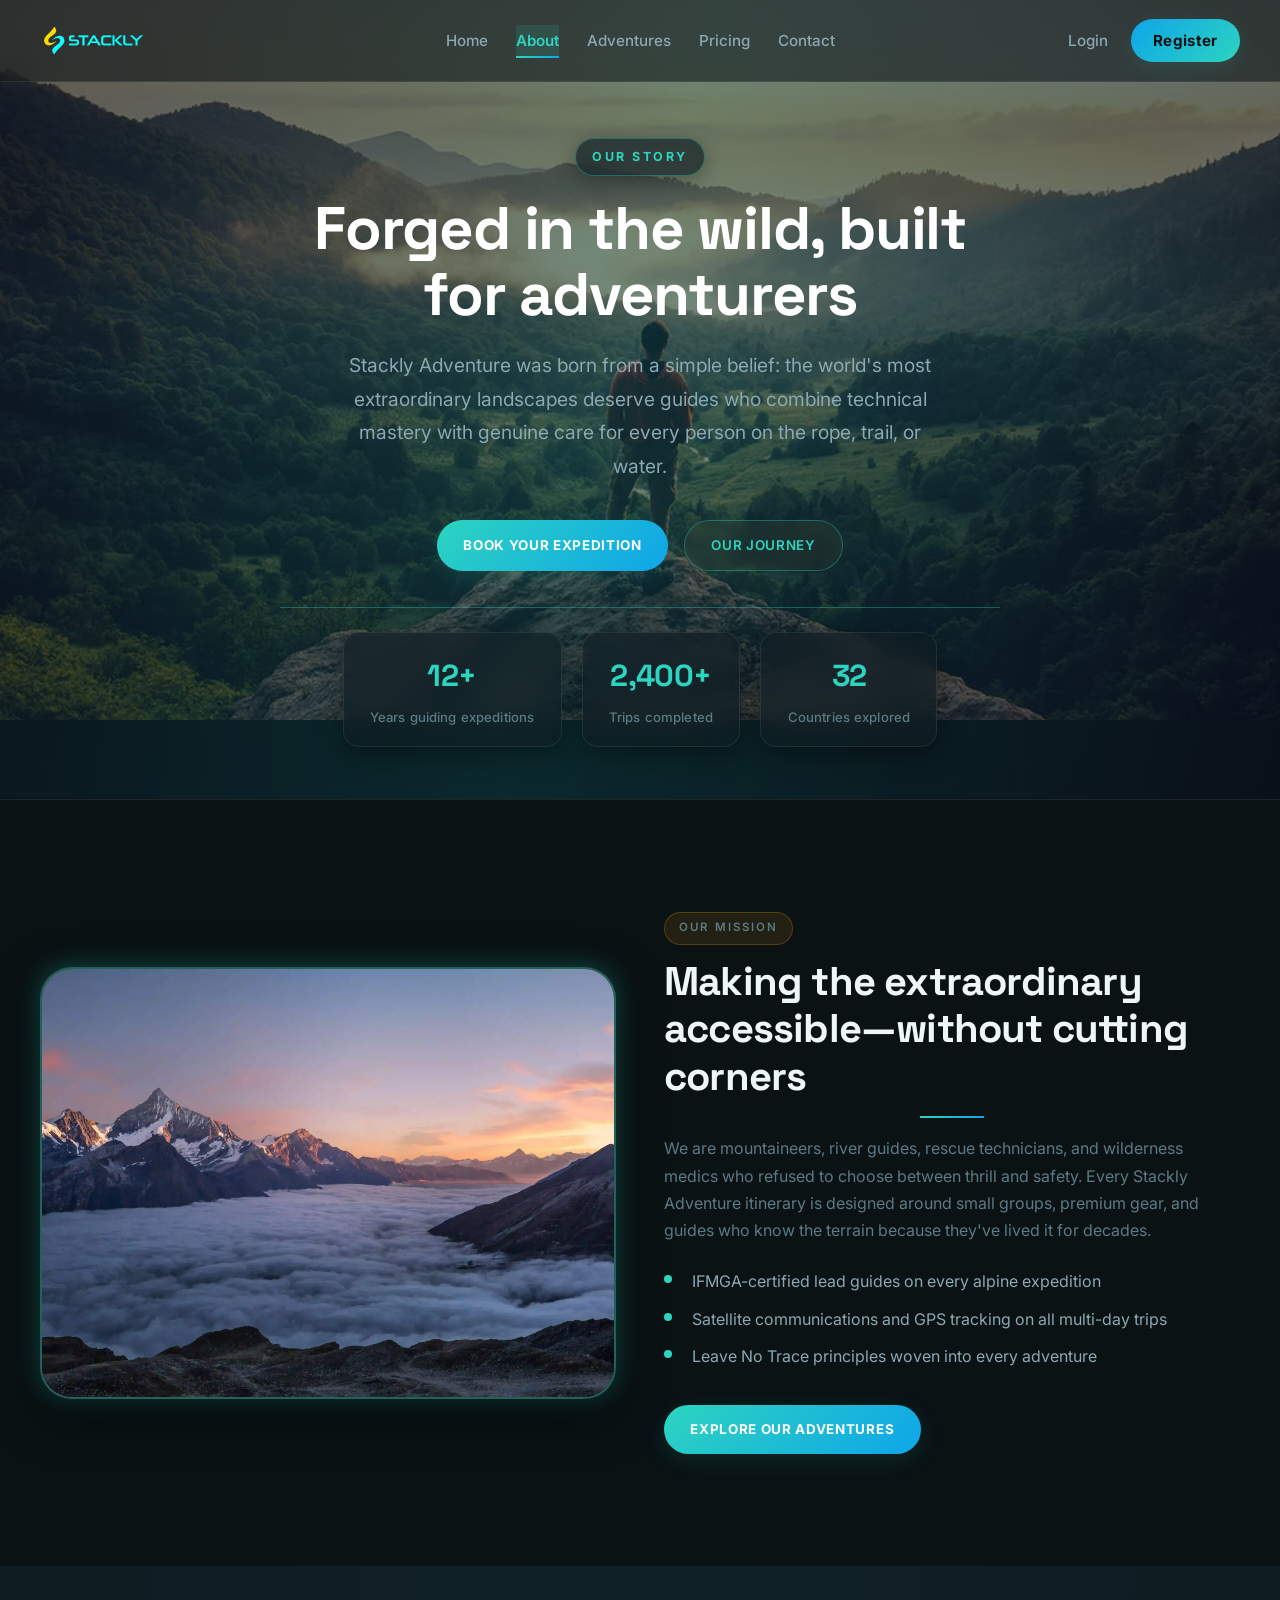
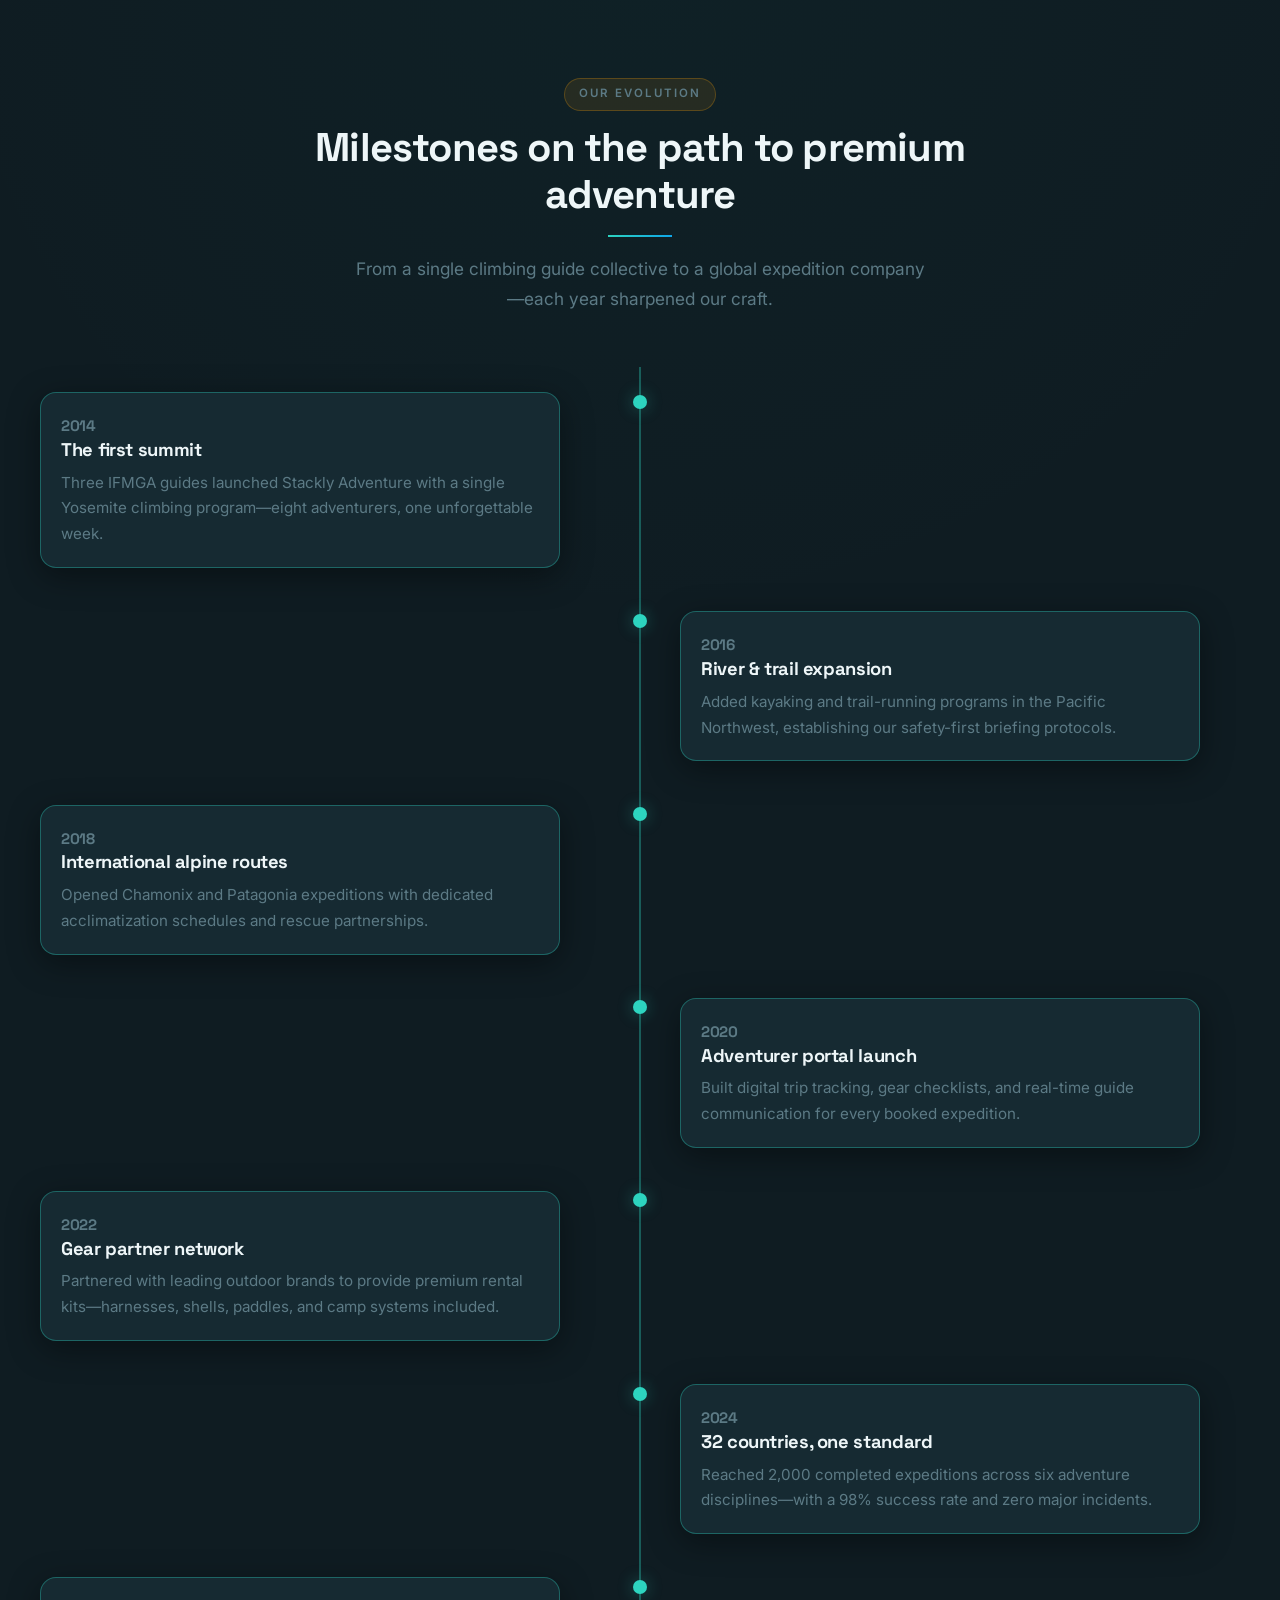
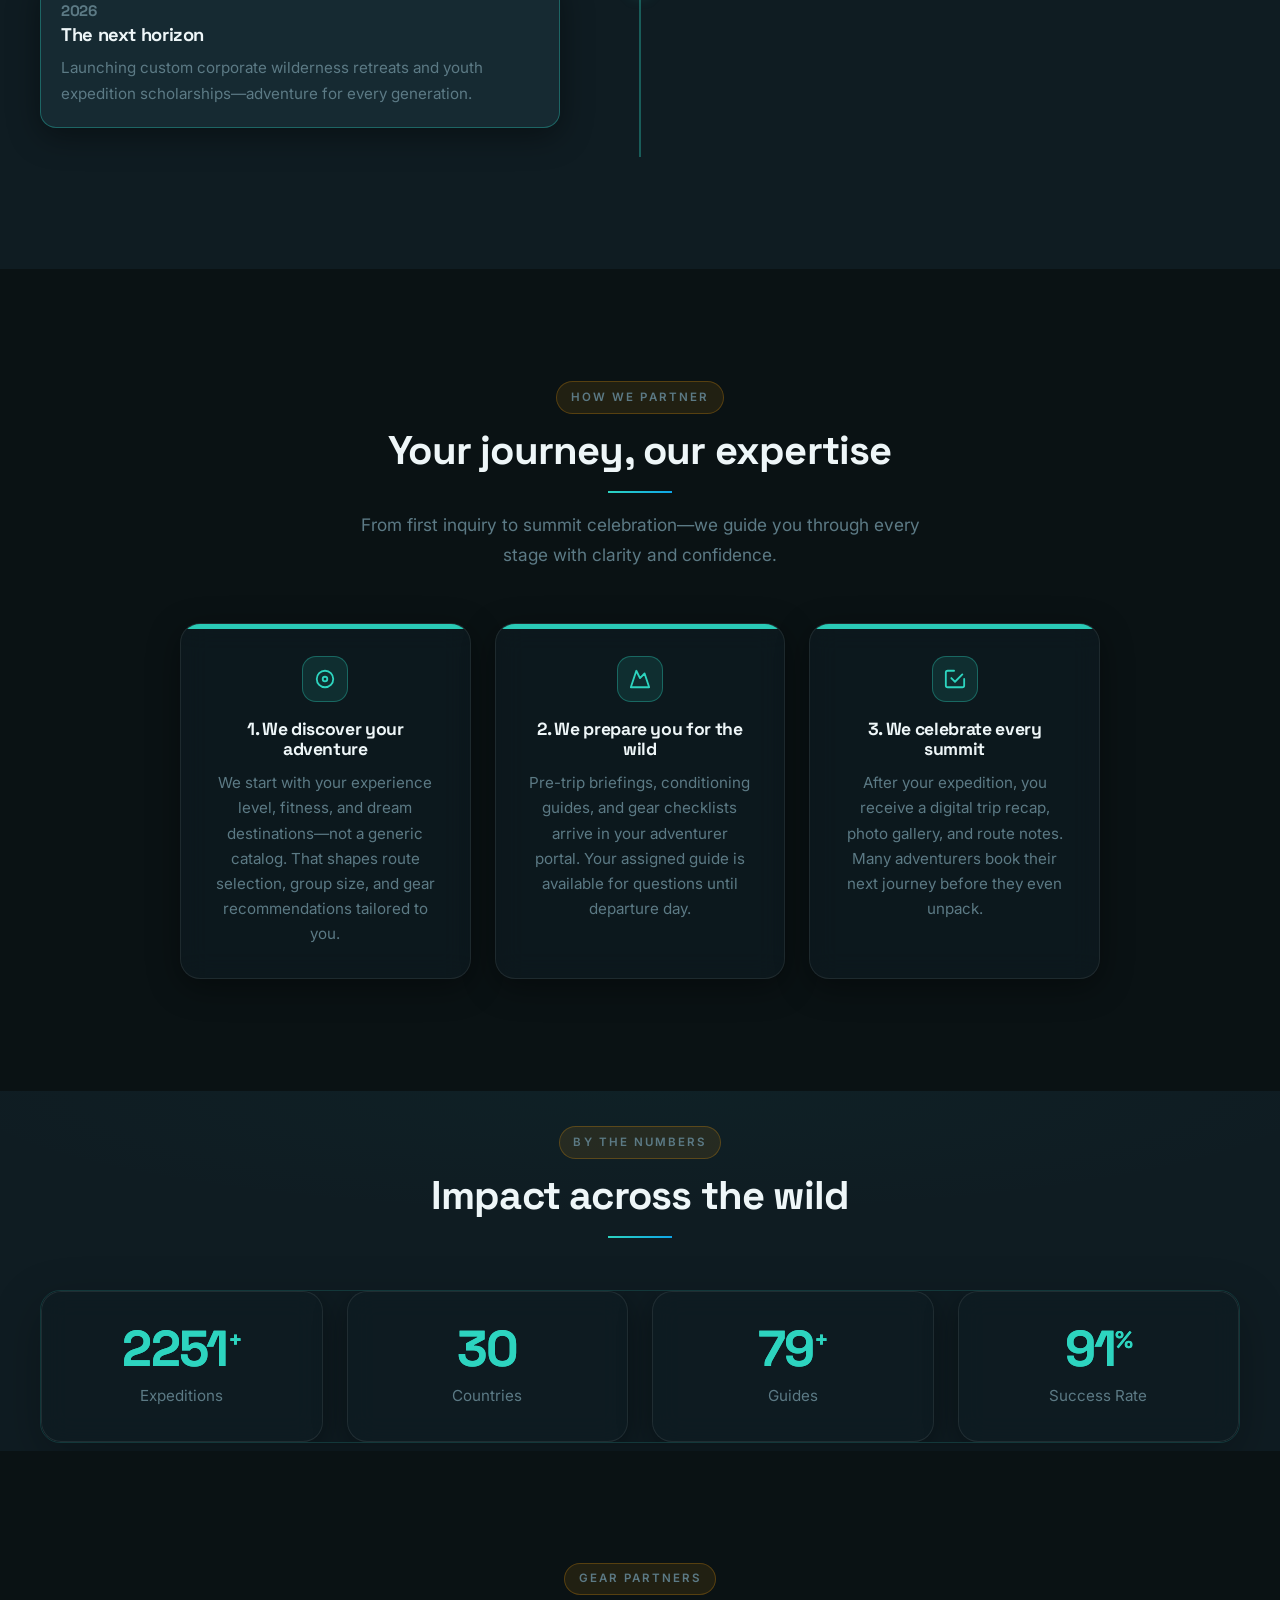
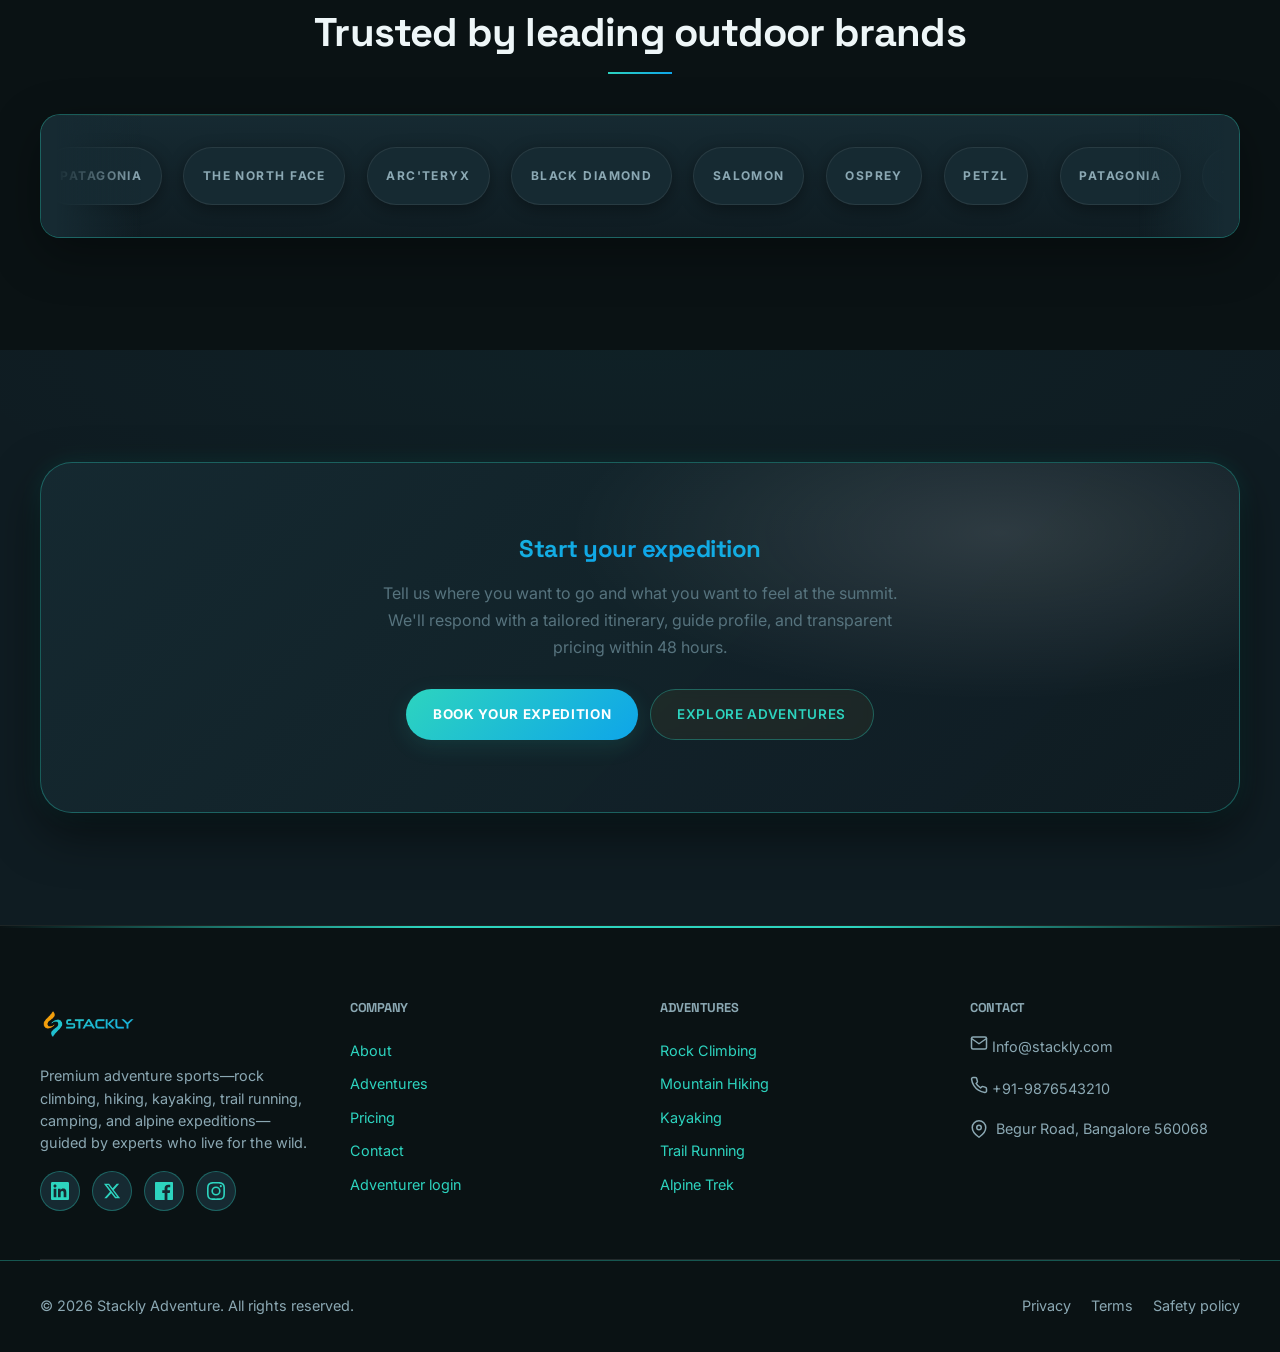
<file: about.html>
<!DOCTYPE html>
<html lang="en">
<head>
  <meta charset="UTF-8">
  <meta name="viewport" content="width=device-width, initial-scale=1.0">
  <meta name="description" content="Learn about Stackly Adventure — our guides, safety standards, and mission to deliver premium wilderness expeditions worldwide.">
  <meta name="keywords" content="adventure company, expedition guides, wilderness safety, Stackly Adventure, about us">
  <meta name="author" content="Stackly Adventure">
  <meta name="theme-color" content="#0a1214">
  <title>About — Stackly Adventure</title>
  <link rel="preconnect" href="https://fonts.googleapis.com">
  <link rel="preconnect" href="https://fonts.gstatic.com" crossorigin>
      <link href="https://fonts.googleapis.com/css2?family=Inter:wght@400;500;600;700&family=Space+Grotesk:wght@500;600;700&display=swap" rel="stylesheet">
  <link rel="stylesheet" href="css/style.css">
  <link rel="stylesheet" href="css/responsive.css">
  <link rel="stylesheet" href="css/premium.css">
  <link rel="stylesheet" href="css/premium-responsive.css">
  <link rel="stylesheet" href="https://cdn.jsdelivr.net/npm/aos@2.3.1/dist/aos.css">
</head>
<body class="page-inner page-hero-overlay premium-theme">

    <header class="site-header site-header--pro" id="site-header" data-header>
    <div class="container site-header__inner">
      <a class="logo logo--pro" href="index.html" aria-label="Stackly Adventure home">
        <img class="logo__img" src="images/stackly-adventure.webp" alt="Stackly Adventure" width="180" height="44" decoding="async">
      </a>
      <button type="button" class="nav-toggle" id="nav-toggle" aria-expanded="false" aria-controls="nav-wrap" aria-label="Open menu">
        <span class="nav-toggle__bar"></span>
        <span class="nav-toggle__bar"></span>
        <span class="nav-toggle__bar"></span>
      </button>
      <div class="site-header__nav-wrap" id="nav-wrap">
        <div class="site-header__nav-inner">
          <nav class="site-header__nav" aria-label="Main navigation">
            <ul class="nav-list">
              <li><a class="nav-link" href="index.html" data-nav-file="index.html">Home</a></li>
              <li><a class="nav-link" href="about.html" data-nav-file="about.html">About</a></li>
              <li><a class="nav-link" href="services.html" data-nav-file="services.html">Adventures</a></li>
              <li><a class="nav-link" href="pricing.html" data-nav-file="pricing.html">Pricing</a></li>
              <li><a class="nav-link" href="contact.html" data-nav-file="contact.html">Contact</a></li>
            </ul>
          </nav>
          <div class="site-header__actions">
            <a class="btn btn--nav-login" href="login.html" data-nav-file="login.html">Login</a>
            <a class="btn btn--nav-register" href="register.html">Register</a>
          </div>
        </div>
      </div>
    </div>
  </header>

  <main class="site-main">

    <section class="hero-premium hero-premium--inner hero-premium--about inner-hero-pro" id="hero" aria-labelledby="about-hero-title">
      <div class="hero-premium__media" aria-hidden="true">
        <img src="images/adventure-hero-image.webp" alt="" width="1920" height="800" loading="lazy" decoding="async">
        <div class="hero-premium__overlay"></div>
      </div>
      <div class="container hero-premium__content">
        <span class="hero-premium__kicker" data-aos="fade-up">Our story</span>
        <h1 id="about-hero-title" data-aos="fade-up" data-aos-delay="100">Forged in the wild, built for adventurers</h1>
        <p class="lead" data-aos="fade-up" data-aos-delay="200">Stackly Adventure was born from a simple belief: the world's most extraordinary landscapes deserve guides who combine technical mastery with genuine care for every person on the rope, trail, or water.</p>
        <div class="hero-premium__actions" data-aos="fade-up" data-aos-delay="300">
          <a class="btn btn--primary" href="404.html">Book Your Expedition</a>
          <a class="btn btn--outline-light" href="404.html">Our journey</a>
        </div>
        <div class="hero-premium__stats-row" data-aos="fade-up" data-aos-delay="400">
          <div class="hero-stat">
            <strong>12+</strong>
            <span>Years guiding expeditions</span>
          </div>
          <div class="hero-stat">
            <strong>2,400+</strong>
            <span>Trips completed</span>
          </div>
          <div class="hero-stat">
            <strong>32</strong>
            <span>Countries explored</span>
          </div>
        </div>
      </div>
    </section>

    <section class="section" id="about-company">
      <div class="container about-split">
        <div class="about-split__media" data-aos="fade-right">
          <img src="images/alpine-trek.webp" alt="Stackly Adventure expedition team reviewing a mountain route map at base camp" loading="lazy" decoding="async">
        </div>
        <div class="about-split__body" data-aos="fade-left">
          <p class="section__kicker">Our mission</p>
          <h2 class="section__title">Making the extraordinary accessible—without cutting corners</h2>
          <p>We are mountaineers, river guides, rescue technicians, and wilderness medics who refused to choose between thrill and safety. Every Stackly Adventure itinerary is designed around small groups, premium gear, and guides who know the terrain because they've lived it for decades.</p>
          <ul class="check-list">
            <li>IFMGA-certified lead guides on every alpine expedition</li>
            <li>Satellite communications and GPS tracking on all multi-day trips</li>
            <li>Leave No Trace principles woven into every adventure</li>
          </ul>
          <a class="btn btn--primary about-split__cta" href="404.html">Explore our adventures</a>
        </div>
      </div>
    </section>

    <section class="section section--muted" id="evolution">
      <div class="container">
        <header class="section__head section__head--center">
          <p class="section__kicker" data-aos="fade-up">Our evolution</p>
          <h2 class="section__title" data-aos="fade-up" data-aos-delay="100">Milestones on the path to premium adventure</h2>
          <p class="section__lead" data-aos="fade-up" data-aos-delay="200">From a single climbing guide collective to a global expedition company—each year sharpened our craft.</p>
        </header>

        <div class="evolution-timeline" aria-label="Stackly Adventure company history timeline">
          <div class="evolution-item evolution-item--left" data-aos="fade-right">
            <div class="evolution-card">
              <p class="evolution-year">2014</p>
              <h3>The first summit</h3>
              <p>Three IFMGA guides launched Stackly Adventure with a single Yosemite climbing program—eight adventurers, one unforgettable week.</p>
            </div>
            <div class="evolution-dot-wrap" aria-hidden="true"></div>
            <div class="evolution-empty" aria-hidden="true"></div>
          </div>

          <div class="evolution-item evolution-item--right" data-aos="fade-left">
            <div class="evolution-empty" aria-hidden="true"></div>
            <div class="evolution-dot-wrap" aria-hidden="true"></div>
            <div class="evolution-card">
              <p class="evolution-year">2016</p>
              <h3>River &amp; trail expansion</h3>
              <p>Added kayaking and trail-running programs in the Pacific Northwest, establishing our safety-first briefing protocols.</p>
            </div>
          </div>

          <div class="evolution-item evolution-item--left" data-aos="fade-right">
            <div class="evolution-card">
              <p class="evolution-year">2018</p>
              <h3>International alpine routes</h3>
              <p>Opened Chamonix and Patagonia expeditions with dedicated acclimatization schedules and rescue partnerships.</p>
            </div>
            <div class="evolution-dot-wrap" aria-hidden="true"></div>
            <div class="evolution-empty" aria-hidden="true"></div>
          </div>

          <div class="evolution-item evolution-item--right" data-aos="fade-left">
            <div class="evolution-empty" aria-hidden="true"></div>
            <div class="evolution-dot-wrap" aria-hidden="true"></div>
            <div class="evolution-card">
              <p class="evolution-year">2020</p>
              <h3>Adventurer portal launch</h3>
              <p>Built digital trip tracking, gear checklists, and real-time guide communication for every booked expedition.</p>
            </div>
          </div>

          <div class="evolution-item evolution-item--left" data-aos="fade-right">
            <div class="evolution-card">
              <p class="evolution-year">2022</p>
              <h3>Gear partner network</h3>
              <p>Partnered with leading outdoor brands to provide premium rental kits—harnesses, shells, paddles, and camp systems included.</p>
            </div>
            <div class="evolution-dot-wrap" aria-hidden="true"></div>
            <div class="evolution-empty" aria-hidden="true"></div>
          </div>

          <div class="evolution-item evolution-item--right" data-aos="fade-left">
            <div class="evolution-empty" aria-hidden="true"></div>
            <div class="evolution-dot-wrap" aria-hidden="true"></div>
            <div class="evolution-card">
              <p class="evolution-year">2024</p>
              <h3>32 countries, one standard</h3>
              <p>Reached 2,000 completed expeditions across six adventure disciplines—with a 98% success rate and zero major incidents.</p>
            </div>
          </div>

          <div class="evolution-item evolution-item--left" data-aos="fade-right">
            <div class="evolution-card">
              <p class="evolution-year">2026</p>
              <h3>The next horizon</h3>
              <p>Launching custom corporate wilderness retreats and youth expedition scholarships—adventure for every generation.</p>
            </div>
            <div class="evolution-dot-wrap" aria-hidden="true"></div>
            <div class="evolution-empty" aria-hidden="true"></div>
          </div>
        </div>
      </div>
    </section>

    <section class="section" id="how-we-partner">
      <div class="container">
        <header class="section__head section__head--center">
          <p class="section__kicker" data-aos="fade-up">How we partner</p>
          <h2 class="section__title" data-aos="fade-up" data-aos-delay="100">Your journey, our expertise</h2>
          <p class="section__lead" data-aos="fade-up" data-aos-delay="200">From first inquiry to summit celebration—we guide you through every stage with clarity and confidence.</p>
        </header>

        <div class="content-cards">
          <article class="card-surface partner-card partner-card--align" data-aos="fade-up" data-aos-delay="0">
            <div class="partner-card__icon" aria-hidden="true">
              <svg viewBox="0 0 24 24" width="22" height="22" fill="none" stroke="currentColor" stroke-width="2" stroke-linecap="round" stroke-linejoin="round" aria-hidden="true">
                <circle cx="12" cy="12" r="9"></circle>
                <circle cx="12" cy="12" r="2.5"></circle>
              </svg>
            </div>
            <h3>1. We discover your adventure</h3>
            <p>We start with your experience level, fitness, and dream destinations—not a generic catalog. That shapes route selection, group size, and gear recommendations tailored to you.</p>
          </article>

          <article class="card-surface partner-card partner-card--build" data-aos="fade-up" data-aos-delay="100">
            <div class="partner-card__icon" aria-hidden="true">
              <svg viewBox="0 0 24 24" width="22" height="22" fill="none" stroke="currentColor" stroke-width="2" stroke-linecap="round" stroke-linejoin="round" aria-hidden="true">
                <path d="M8 3l4 8 5-5 5 15H2L8 3z"></path>
              </svg>
            </div>
            <h3>2. We prepare you for the wild</h3>
            <p>Pre-trip briefings, conditioning guides, and gear checklists arrive in your adventurer portal. Your assigned guide is available for questions until departure day.</p>
          </article>

          <article class="card-surface partner-card partner-card--exit" data-aos="fade-up" data-aos-delay="200">
            <div class="partner-card__icon" aria-hidden="true">
              <svg viewBox="0 0 24 24" width="22" height="22" fill="none" stroke="currentColor" stroke-width="2" stroke-linecap="round" stroke-linejoin="round" aria-hidden="true">
                <path d="M20 7l-8 8-4-4"></path>
                <path d="M22 12v7a2 2 0 0 1-2 2H4a2 2 0 0 1-2-2V5a2 2 0 0 1 2-2h7"></path>
              </svg>
            </div>
            <h3>3. We celebrate every summit</h3>
            <p>After your expedition, you receive a digital trip recap, photo gallery, and route notes. Many adventurers book their next journey before they even unpack.</p>
          </article>
        </div>
      </div>
    </section>

    <section class="section section--muted stats-band" id="stats">
      <div class="container">
        <br/>
        <header class="section__head section__head--center">
          <p class="section__kicker" data-aos="fade-up">By the numbers</p>
          <h2 class="section__title" data-aos="fade-up" data-aos-delay="100">Impact across the wild</h2>
        </header>
        <div class="stats-bar">
          <div class="stat-item" data-aos="fade-up" data-aos-delay="0">
            <div class="stat-item__value"><span class="stat-counter" data-target="2400">0</span><span class="stat-item__suffix">+</span></div>
            <p class="stat-item__label">Expeditions</p>
          </div>
          <div class="stat-item" data-aos="fade-up" data-aos-delay="100">
            <div class="stat-item__value"><span class="stat-counter" data-target="32">0</span></div>
            <p class="stat-item__label">Countries</p>
          </div>
          <div class="stat-item" data-aos="fade-up" data-aos-delay="200">
            <div class="stat-item__value"><span class="stat-counter" data-target="85">0</span><span class="stat-item__suffix">+</span></div>
            <p class="stat-item__label">Guides</p>
          </div>
          <div class="stat-item" data-aos="fade-up" data-aos-delay="300">
            <div class="stat-item__value"><span class="stat-counter" data-target="98">0</span><span class="stat-item__suffix">%</span></div>
            <p class="stat-item__label">Success Rate</p>
          </div>
        </div>
      </div>
    </section>

    <section class="section" id="clients">
      <div class="container">
        <header class="section__head section__head--center">
          <p class="section__kicker" data-aos="fade-up">Gear partners</p>
          <h2 class="section__title" data-aos="fade-up" data-aos-delay="100">Trusted by leading outdoor brands</h2>
        </header>
        <div class="logo-marquee" aria-label="Outdoor gear partner logos">
          <div class="logo-marquee__fade logo-marquee__fade--left" aria-hidden="true"></div>
          <div class="logo-marquee__fade logo-marquee__fade--right" aria-hidden="true"></div>
          <div class="logo-marquee__track" data-marquee>
            <div class="logo-marquee__group">
              <span class="partner-pill">Patagonia</span>
              <span class="partner-pill">The North Face</span>
              <span class="partner-pill">Arc'teryx</span>
              <span class="partner-pill">Black Diamond</span>
              <span class="partner-pill">Salomon</span>
              <span class="partner-pill">Osprey</span>
              <span class="partner-pill">Petzl</span>
            </div>
            <div class="logo-marquee__group" aria-hidden="true">
              <span class="partner-pill">Patagonia</span>
              <span class="partner-pill">The North Face</span>
              <span class="partner-pill">Arc'teryx</span>
              <span class="partner-pill">Black Diamond</span>
              <span class="partner-pill">Salomon</span>
              <span class="partner-pill">Osprey</span>
              <span class="partner-pill">Petzl</span>
            </div>
          </div>
        </div>
      </div>
    </section>

    <section class="section section--muted" id="about-cta">
      <div class="container">
        <div class="cta-band" data-aos="fade-up">
          <h2>Start your expedition</h2>
          <p>Tell us where you want to go and what you want to feel at the summit. We'll respond with a tailored itinerary, guide profile, and transparent pricing within 48 hours.</p>
          <div class="cta-band__actions">
            <a class="btn btn--primary" href="404.html">Book Your Expedition</a>
            <a class="btn btn--outline-light" href="404.html">Explore adventures</a>
          </div>
        </div>
      </div>
    </section>
  </main>

    <footer class="footer-premium footer-premium--pro" id="site-footer">
 
    <div class="container footer-premium__grid">
      <div class="footer-brand">
        <a class="logo logo--pro" href="index.html" aria-label="Stackly Adventure home">
          <img class="logo__img" src="images/stackly-adventure.webp" alt="Stackly Adventure" width="180" height="44" decoding="async">
        </a>
        <p>Premium adventure sports—rock climbing, hiking, kayaking, trail running, camping, and alpine expeditions—guided by experts who live for the wild.</p>
        <div class="footer-social">
          <a href="404.html" aria-label="LinkedIn"><svg viewBox="0 0 24 24" aria-hidden="true"><path d="M20.447 20.452h-3.554v-5.569c0-1.328-.027-3.037-1.852-3.037-1.853 0-2.136 1.445-2.136 2.939v5.667H9.351V9h3.414v1.561h.046c.477-.9 1.637-1.85 3.37-1.85 3.601 0 4.267 2.37 4.267 5.455v6.286zM5.337 7.433c-1.144 0-2.063-.926-2.063-2.065 0-1.138.92-2.063 2.063-2.063 1.14 0 2.064.925 2.064 2.063 0 1.139-.925 2.065-2.064 2.065zm1.782 13.019H3.555V9h3.564v11.452zM22.225 0H1.771C.792 0 0 .774 0 1.729v20.542C0 23.227.792 24 1.771 24h20.451C23.2 24 24 23.227 24 22.271V1.729C24 .774 23.2 0 22.222 0h.003z"/></svg></a>
          <a href="404.html" aria-label="Twitter"><svg viewBox="0 0 24 24" aria-hidden="true"><path d="M18.244 2.25h3.308l-7.227 8.26 8.502 11.24H16.17l-5.214-6.817L4.99 21.75H1.68l7.73-8.835L1.254 2.25H8.08l4.713 6.231zm-1.161 17.52h1.833L7.084 4.126H5.117z"/></svg></a>
          <a href="404.html" aria-label="Facebook"><svg viewBox="0 0 24 24" aria-hidden="true"><path d="M22.675 0H1.325C.593 0 0 .593 0 1.325v21.351C0 23.407.593 24 1.325 24H12.82v-9.294H9.692v-3.622h3.128V8.413c0-3.1 1.893-4.788 4.659-4.788 1.325 0 2.463.099 2.795.143v3.24l-1.918.001c-1.504 0-1.795.715-1.795 1.763v2.313h3.587l-.467 3.622h-3.12V24h6.116c.73 0 1.323-.593 1.323-1.325V1.325C24 .593 23.407 0 22.675 0z"/></svg></a>
          <a href="404.html" aria-label="Instagram"><svg viewBox="0 0 24 24" aria-hidden="true"><path d="M12 2.163c3.204 0 3.584.012 4.85.07 3.252.148 4.771 1.691 4.919 4.919.058 1.265.069 1.645.069 4.849 0 3.205-.012 3.584-.069 4.849-.149 3.225-1.664 4.771-4.919 4.919-1.266.058-1.644.07-4.85.07-3.204 0-3.584-.012-4.849-.07-3.26-.149-4.771-1.699-4.919-4.92-.058-1.265-.07-1.644-.07-4.849 0-3.204.013-3.583.07-4.849.149-3.227 1.664-4.771 4.919-4.919 1.266-.057 1.645-.069 4.849-.069zM12 0C8.741 0 8.333.014 7.053.072 2.695.272.273 2.69.073 7.052.014 8.333 0 8.741 0 12c0 3.259.014 3.668.072 4.948.2 4.358 2.618 6.78 6.98 6.98 1.281.058 1.689.072 4.948.072 3.259 0 3.668-.014 4.948-.072 4.354-.2 6.782-2.618 6.979-6.98.059-1.28.073-1.689.073-4.948 0-3.259-.014-3.667-.072-4.947-.196-4.354-2.617-6.78-6.979-6.98C15.668.014 15.259 0 12 0zm0 5.838a6.162 6.162 0 100 12.324 6.162 6.162 0 000-12.324zM12 16a4 4 0 110-8 4 4 0 010 8zm6.406-11.845a1.44 1.44 0 110 2.881 1.44 1.44 0 010-2.881z"/></svg></a>
        </div>
      </div>
      <div>
        <h4>Company</h4>
        <ul>
        <li><a href="about.html">About</a></li>
          <li><a href="services.html">Adventures</a></li>
          <li><a href="pricing.html">Pricing</a></li>
          <li><a href="contact.html">Contact</a></li>
          <li><a href="login.html">Adventurer login</a></li>
        </ul>
      </div>
      <div>
        <h4>Adventures</h4>
        <ul>
          <li><a href="404.html">Rock Climbing</a></li>
          <li><a href="404.html">Mountain Hiking</a></li>
          <li><a href="404.html">Kayaking</a></li>
          <li><a href="404.html">Trail Running</a></li>
          <li><a href="404.html">Alpine Trek</a></li>
        </ul>
      </div>
      <div class="footer-contact">
        <h4>Contact</h4>
        <address class="footer-contact__addr">
          <p class="footer-contact__row footer-contact__row--email">
            <a href="mailto:hello@stacklyadventure.com" class="footer-contact__email">
              <svg class="footer-contact__icon" width="18" height="18" viewBox="0 0 24 24" fill="none" stroke="currentColor" stroke-width="2" stroke-linecap="round" stroke-linejoin="round" aria-hidden="true"><path d="M4 4h16c1.1 0 2 .9 2 2v12c0 1.1-.9 2-2 2H4c-1.1 0-2-.9-2-2V6c0-1.1.9-2 2-2z"/><path d="m22 6-10 7L2 6"/></svg>
              Info@stackly.com
            </a>
          </p>
          <p class="footer-contact__row footer-contact__row--phone">
            <a href="tel:+18005551234" class="footer-contact__email">
              <svg class="footer-contact__icon" width="18" height="18" viewBox="0 0 24 24" fill="none" stroke="currentColor" stroke-width="2" stroke-linecap="round" stroke-linejoin="round" aria-hidden="true"><path d="M22 16.92v3a2 2 0 0 1-2.18 2 19.79 19.79 0 0 1-8.63-3.07 19.5 19.5 0 0 1-6-6 19.79 19.79 0 0 1-3.07-8.67A2 2 0 0 1 4.11 2h3a2 2 0 0 1 2 1.72 12.84 12.84 0 0 0 .7 2.81 2 2 0 0 1-.45 2.11L8.09 9.91a16 16 0 0 0 6 6l1.27-1.27a2 2 0 0 1 2.11-.45 12.84 12.84 0 0 0 2.81.7A2 2 0 0 1 22 16.92z"/></svg>
              +91-9876543210
            </a>
          </p>
          <p class="footer-contact__row footer-contact__row--location">
            <span class="footer-contact__loc">
              <svg class="footer-contact__icon" width="18" height="18" viewBox="0 0 24 24" fill="none" stroke="currentColor" stroke-width="2" stroke-linecap="round" stroke-linejoin="round" aria-hidden="true"><path d="M21 10c0 7-9 13-9 13s-9-6-9-13a9 9 0 0 1 18 0z"/><circle cx="12" cy="10" r="3"/></svg>
              <span class="footer-contact__loc-text">Begur Road, Bangalore 560068</span>
            </span>
          </p>
        </address>
      </div>
    </div>
    <div class="footer-bar">
      <div class="container footer-bar__inner">
        <p>&copy; <span data-year></span> Stackly Adventure. All rights reserved.</p>
        <nav class="footer-bar__legal" aria-label="Legal">
          <a href="404.html">Privacy</a>
          <a href="404.html">Terms</a>
          <a href="404.html">Safety policy</a>
        </nav>
      </div>
    </div>
  </footer>

  <script src="https://cdn.jsdelivr.net/npm/aos@2.3.1/dist/aos.js"></script>
  <script src="js/main.js"></script>
</body>
</html>
</file>
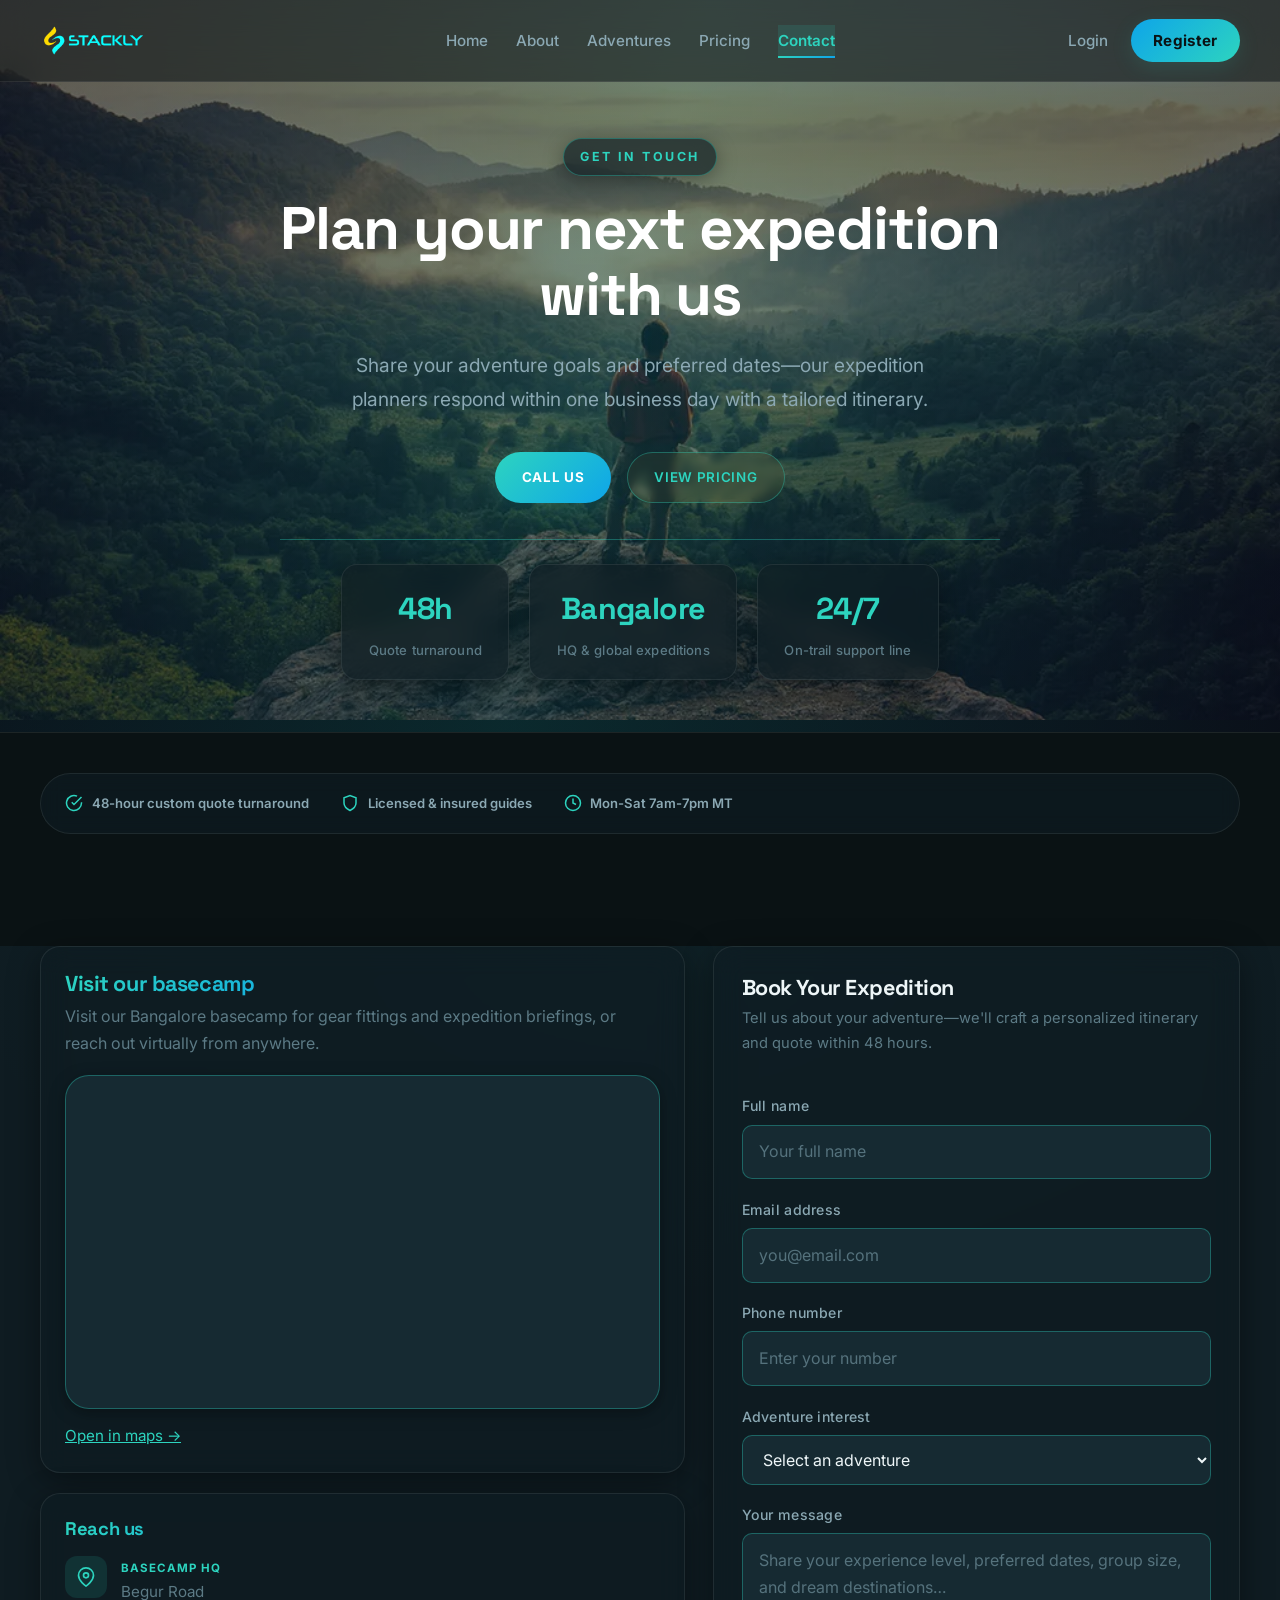
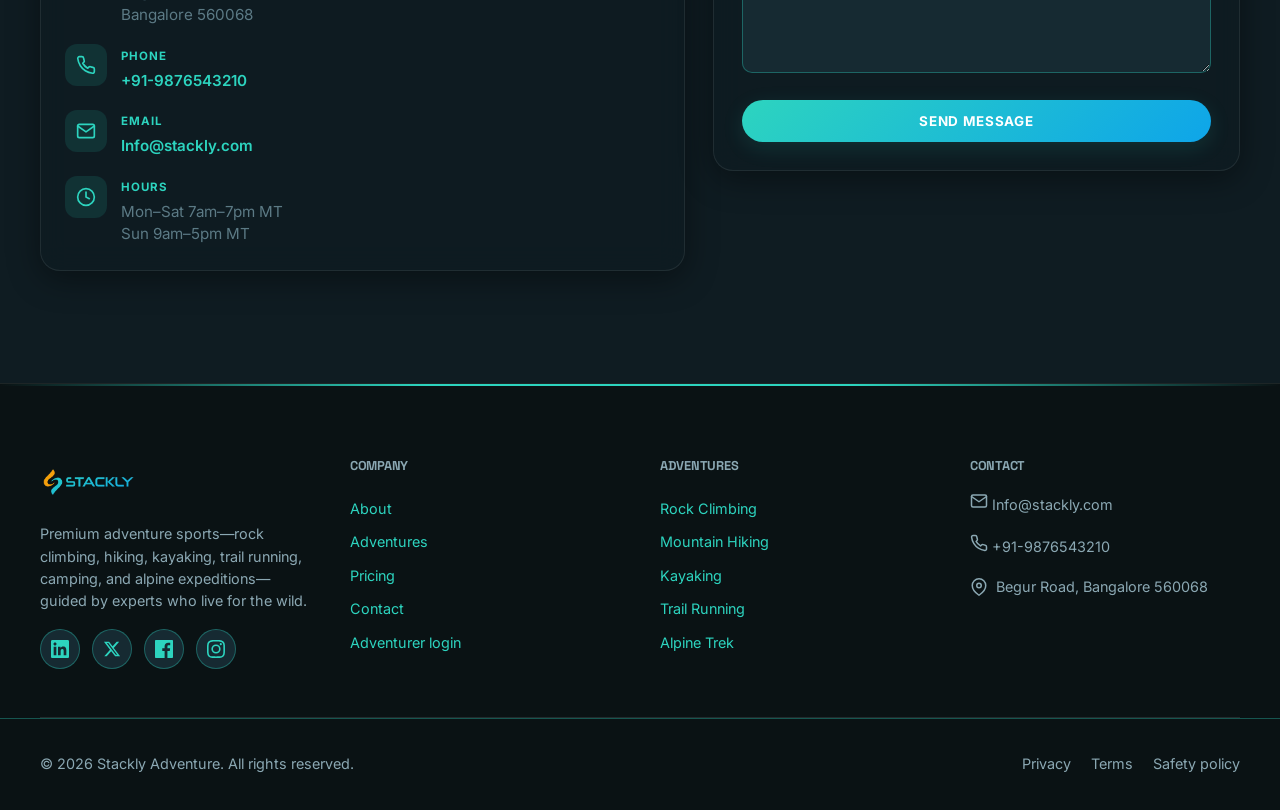
<file: contact.html>
<!DOCTYPE html>
<html lang="en">
<head>
  <meta charset="UTF-8">
  <meta name="viewport" content="width=device-width, initial-scale=1.0">
  <meta name="description" content="Contact Stackly Adventure — book an expedition, ask about pricing, or plan your next wilderness adventure with our team.">
  <meta name="keywords" content="book expedition, contact adventure guides, Stackly Adventure contact, adventure inquiry">
  <meta name="author" content="Stackly Adventure">
  <meta name="theme-color" content="#0a1214">
  <title>Contact — Stackly Adventure</title>
  <link rel="preconnect" href="https://fonts.googleapis.com">
  <link rel="preconnect" href="https://fonts.gstatic.com" crossorigin>
      <link href="https://fonts.googleapis.com/css2?family=Inter:wght@400;500;600;700&family=Space+Grotesk:wght@500;600;700&display=swap" rel="stylesheet">
  <link rel="stylesheet" href="css/style.css">
  <link rel="stylesheet" href="css/responsive.css">
  <link rel="stylesheet" href="css/premium.css">
  <link rel="stylesheet" href="css/premium-responsive.css">
  <link rel="stylesheet" href="https://cdn.jsdelivr.net/npm/aos@2.3.1/dist/aos.css">
</head>
<body class="page-inner page-hero-overlay premium-theme">

    <header class="site-header site-header--pro" id="site-header" data-header>
    <div class="container site-header__inner">
      <a class="logo logo--pro" href="index.html" aria-label="Stackly Adventure home">
        <img class="logo__img" src="images/stackly-adventure.webp" alt="Stackly Adventure" width="180" height="44" decoding="async">
      </a>
      <button type="button" class="nav-toggle" id="nav-toggle" aria-expanded="false" aria-controls="nav-wrap" aria-label="Open menu">
        <span class="nav-toggle__bar"></span>
        <span class="nav-toggle__bar"></span>
        <span class="nav-toggle__bar"></span>
      </button>
      <div class="site-header__nav-wrap" id="nav-wrap">
        <div class="site-header__nav-inner">
          <nav class="site-header__nav" aria-label="Main navigation">
            <ul class="nav-list">
              <li><a class="nav-link" href="index.html" data-nav-file="index.html">Home</a></li>
              <li><a class="nav-link" href="about.html" data-nav-file="about.html">About</a></li>
              <li><a class="nav-link" href="services.html" data-nav-file="services.html">Adventures</a></li>
              <li><a class="nav-link" href="pricing.html" data-nav-file="pricing.html">Pricing</a></li>
              <li><a class="nav-link" href="contact.html" data-nav-file="contact.html">Contact</a></li>
            </ul>
          </nav>
          <div class="site-header__actions">
            <a class="btn btn--nav-login" href="login.html" data-nav-file="login.html">Login</a>
            <a class="btn btn--nav-register" href="register.html">Register</a>
          </div>
        </div>
      </div>
    </div>
  </header>

  <main class="site-main">

    <section class="hero-premium hero-premium--inner hero-premium--contact inner-hero-pro" id="hero" aria-labelledby="contact-hero-title">
      <div class="hero-premium__media" aria-hidden="true">
        <img src="images/adventure-hero-image.webp" alt="" width="1920" height="800" loading="lazy" decoding="async">
        <div class="hero-premium__overlay"></div>
      </div>
      <div class="container hero-premium__content">
        <span class="hero-premium__kicker" data-aos="fade-up">Get in touch</span>
        <h1 id="contact-hero-title" data-aos="fade-up" data-aos-delay="100">Plan your next expedition with us</h1>
        <p class="lead" data-aos="fade-up" data-aos-delay="200">Share your adventure goals and preferred dates—our expedition planners respond within one business day with a tailored itinerary.</p>
        <div class="hero-premium__actions" data-aos="fade-up" data-aos-delay="300">
          <a class="btn btn--primary" href="404.html">Call us</a>
          <a class="btn btn--outline-light" href="404.html">View pricing</a>
        </div>
        <div class="hero-premium__stats-row" data-aos="fade-up" data-aos-delay="400">
          <div class="hero-stat">
            <strong>48h</strong>
            <span>Quote turnaround</span>
          </div>
          <div class="hero-stat">
            <strong>Bangalore</strong>
            <span>HQ &amp; global expeditions</span>
          </div>
          <div class="hero-stat">
            <strong>24/7</strong>
            <span>On-trail support line</span>
          </div>
        </div>
      </div>
    </section>

    <section class="section section--flush-top">
      <div class="container">
        <div class="trust-strip" data-aos="fade-up">
          <span class="trust-strip__item">
            <svg width="18" height="18" viewBox="0 0 24 24" fill="none" stroke="currentColor" stroke-width="2" aria-hidden="true"><path d="M22 11.08V12a10 10 0 1 1-5.93-9.14"/><path d="M22 4 12 14.01l-3-3"/></svg>
            48-hour custom quote turnaround
          </span>
          <span class="trust-strip__item">
            <svg width="18" height="18" viewBox="0 0 24 24" fill="none" stroke="currentColor" stroke-width="2" aria-hidden="true"><path d="M12 22s8-4 8-10V5l-8-3-8 3v7c0 6 8 10 8 10z"/></svg>
            Licensed &amp; insured guides
          </span>
          <span class="trust-strip__item">
            <svg width="18" height="18" viewBox="0 0 24 24" fill="none" stroke="currentColor" stroke-width="2" aria-hidden="true"><circle cx="12" cy="12" r="10"/><path d="M12 6v6l4 2"/></svg>
            Mon-Sat 7am-7pm MT
          </span>
        </div>
      </div>
    </section>

    <section class="section section--muted contact-hub section--flush-top" id="contact-hub">
      <div class="container">
        <div class="contact-hub__grid">
        <div class="contact-hub__left">
          <article class="card-surface contact-hub__map-card" data-aos="fade-right">
            <header class="contact-hub__map-head">
              <h2>Visit our basecamp</h2>
              <p>Visit our Bangalore basecamp for gear fittings and expedition briefings, or reach out virtually from anywhere.</p>
            </header>
            <div class="contact-hub__map">
              <iframe
                title="Stackly Adventure office location map — Begur Road, Bangalore"
                loading="lazy"
                referrerpolicy="no-referrer-when-downgrade"
                src="https://www.openstreetmap.org/export/embed.html?bbox=77.6180%2C12.8690%2C77.6380%2C12.8890&amp;layer=mapnik&amp;marker=12.8790%2C77.6280">
              </iframe>
            </div>
            <p class="contact-hub__map-foot">
              <a href="https://www.openstreetmap.org/?mlat=12.8790&amp;mlon=77.6280#map=16/12.8790/77.6280" target="_blank" rel="noopener noreferrer">Open in maps →</a>
            </p>
          </article>

          <article class="card-surface contact-hub__details" data-aos="fade-right" data-aos-delay="100">
            <h3>Reach us</h3>
            <div class="contact-hub__rows">
              <div class="contact-hub__row">
                <span class="contact-hub__row-icon" aria-hidden="true">
                  <svg width="20" height="20" viewBox="0 0 24 24" fill="none" stroke="currentColor" stroke-width="2" stroke-linecap="round" stroke-linejoin="round"><path d="M21 10c0 7-9 13-9 13s-9-6-9-13a9 9 0 0 1 18 0z"/><circle cx="12" cy="10" r="3"/></svg>
                </span>
                <div class="contact-hub__row-body">
                  <strong>Basecamp HQ</strong>
                  <p class="contact-hub__addr">Begur Road<br>Bangalore 560068</p>
                </div>
              </div>
              <div class="contact-hub__row">
                <span class="contact-hub__row-icon" aria-hidden="true">
                  <svg width="20" height="20" viewBox="0 0 24 24" fill="none" stroke="currentColor" stroke-width="2" stroke-linecap="round" stroke-linejoin="round"><path d="M22 16.92v3a2 2 0 0 1-2.18 2 19.79 19.79 0 0 1-8.63-3.07 19.5 19.5 0 0 1-6-6 19.79 19.79 0 0 1-3.07-8.67A2 2 0 0 1 4.11 2h3a2 2 0 0 1 2 1.72 12.84 12.84 0 0 0 .7 2.81 2 2 0 0 1-.45 2.11L8.09 9.91a16 16 0 0 0 6 6l1.27-1.27a2 2 0 0 1 2.11-.45 12.84 12.84 0 0 0 2.81.7A2 2 0 0 1 22 16.92z"/></svg>
                </span>
                <div class="contact-hub__row-body">
                  <strong>Phone</strong>
                  <p><a href="tel:+18005551234">+91-9876543210</a></p>
                </div>
              </div>
              <div class="contact-hub__row">
                <span class="contact-hub__row-icon" aria-hidden="true">
                  <svg width="20" height="20" viewBox="0 0 24 24" fill="none" stroke="currentColor" stroke-width="2" stroke-linecap="round" stroke-linejoin="round"><path d="M4 4h16c1.1 0 2 .9 2 2v12c0 1.1-.9 2-2 2H4c-1.1 0-2-.9-2-2V6c0-1.1.9-2 2-2z"/><path d="m22 6-10 7L2 6"/></svg>
                </span>
                <div class="contact-hub__row-body">
                  <strong>Email</strong>
                  <p><a href="mailto:hello@stacklyadventure.com">Info@stackly.com</a></p>
                </div>
              </div>
              <div class="contact-hub__row">
                <span class="contact-hub__row-icon" aria-hidden="true">
                  <svg width="20" height="20" viewBox="0 0 24 24" fill="none" stroke="currentColor" stroke-width="2" stroke-linecap="round" stroke-linejoin="round"><circle cx="12" cy="12" r="10"/><path d="M12 6v6l4 2"/></svg>
                </span>
                <div class="contact-hub__row-body">
                  <strong>Hours</strong>
                  <p>Mon–Sat 7am–7pm MT<br>Sun 9am–5pm MT</p>
                </div>
              </div>
            </div>
          </article>
        </div>

        <form id="contact-form" class="form card-surface contact-hub__form" data-validate action="#" method="post" novalidate data-aos="fade-left">
          <header class="contact-hub__form-head">
            <h2>Book Your Expedition</h2>
            <p>Tell us about your adventure—we'll craft a personalized itinerary and quote within 48 hours.</p>
          </header>
          <div class="form-field">
            <label for="contact-name">Full name</label>
            <input id="contact-name" name="name" type="text" autocomplete="name" placeholder="Your full name" required>
            <span class="field-error">Please enter your name.</span>
          </div>
          <div class="form-field">
            <label for="contact-email">Email address</label>
            <input id="contact-email" name="email" type="email" autocomplete="email" placeholder="you@email.com" required>
            <span class="field-error">Enter a valid email address.</span>
          </div>
          <div class="form-field">
            <label for="contact-phone">Phone number</label>
            <input id="contact-phone" name="phone" type="tel" autocomplete="tel" placeholder="Enter your number" required>
            <span class="field-error">Please enter a valid phone number.</span>
          </div>
          <div class="form-field">
            <label for="contact-interest">Adventure interest</label>
            <select id="contact-interest" name="interest" required>
              <option value="">Select an adventure</option>
              <option value="rock-climbing">Rock Climbing</option>
              <option value="mountain-hiking">Mountain Hiking</option>
              <option value="kayaking">Kayaking</option>
              <option value="trail-running">Trail Running</option>
              <option value="camping">Camping</option>
              <option value="alpine-trek">Alpine Trek</option>
              <option value="custom">Custom Expedition</option>
              <option value="general">General inquiry</option>
            </select>
            <span class="field-error">Please choose an adventure type.</span>
          </div>
          <div class="form-field">
            <label for="contact-message">Your message</label>
            <textarea id="contact-message" name="message" placeholder="Share your experience level, preferred dates, group size, and dream destinations…" required></textarea>
            <span class="field-error">Please add a short message.</span>
          </div>
          <button type="submit" class="btn btn--primary btn--block">Send message</button>
          <p class="form-success is-hidden" id="contact-success" role="status">Thank you — your expedition inquiry has been received. Redirecting shortly…</p>
        </form>
        </div>
      </div>
    </section>
  </main>

    <footer class="footer-premium footer-premium--pro" id="site-footer">
  
    <div class="container footer-premium__grid">
      <div class="footer-brand">
        <a class="logo logo--pro" href="index.html" aria-label="Stackly Adventure home">
          <img class="logo__img" src="images/stackly-adventure.webp" alt="Stackly Adventure" width="180" height="44" decoding="async">
        </a>
        <p>Premium adventure sports—rock climbing, hiking, kayaking, trail running, camping, and alpine expeditions—guided by experts who live for the wild.</p>
        <div class="footer-social">
          <a href="404.html" aria-label="LinkedIn"><svg viewBox="0 0 24 24" aria-hidden="true"><path d="M20.447 20.452h-3.554v-5.569c0-1.328-.027-3.037-1.852-3.037-1.853 0-2.136 1.445-2.136 2.939v5.667H9.351V9h3.414v1.561h.046c.477-.9 1.637-1.85 3.37-1.85 3.601 0 4.267 2.37 4.267 5.455v6.286zM5.337 7.433c-1.144 0-2.063-.926-2.063-2.065 0-1.138.92-2.063 2.063-2.063 1.14 0 2.064.925 2.064 2.063 0 1.139-.925 2.065-2.064 2.065zm1.782 13.019H3.555V9h3.564v11.452zM22.225 0H1.771C.792 0 0 .774 0 1.729v20.542C0 23.227.792 24 1.771 24h20.451C23.2 24 24 23.227 24 22.271V1.729C24 .774 23.2 0 22.222 0h.003z"/></svg></a>
          <a href="404.html" aria-label="Twitter"><svg viewBox="0 0 24 24" aria-hidden="true"><path d="M18.244 2.25h3.308l-7.227 8.26 8.502 11.24H16.17l-5.214-6.817L4.99 21.75H1.68l7.73-8.835L1.254 2.25H8.08l4.713 6.231zm-1.161 17.52h1.833L7.084 4.126H5.117z"/></svg></a>
          <a href="404.html" aria-label="Facebook"><svg viewBox="0 0 24 24" aria-hidden="true"><path d="M22.675 0H1.325C.593 0 0 .593 0 1.325v21.351C0 23.407.593 24 1.325 24H12.82v-9.294H9.692v-3.622h3.128V8.413c0-3.1 1.893-4.788 4.659-4.788 1.325 0 2.463.099 2.795.143v3.24l-1.918.001c-1.504 0-1.795.715-1.795 1.763v2.313h3.587l-.467 3.622h-3.12V24h6.116c.73 0 1.323-.593 1.323-1.325V1.325C24 .593 23.407 0 22.675 0z"/></svg></a>
          <a href="404.html" aria-label="Instagram"><svg viewBox="0 0 24 24" aria-hidden="true"><path d="M12 2.163c3.204 0 3.584.012 4.85.07 3.252.148 4.771 1.691 4.919 4.919.058 1.265.069 1.645.069 4.849 0 3.205-.012 3.584-.069 4.849-.149 3.225-1.664 4.771-4.919 4.919-1.266.058-1.644.07-4.85.07-3.204 0-3.584-.012-4.849-.07-3.26-.149-4.771-1.699-4.919-4.92-.058-1.265-.07-1.644-.07-4.849 0-3.204.013-3.583.07-4.849.149-3.227 1.664-4.771 4.919-4.919 1.266-.057 1.645-.069 4.849-.069zM12 0C8.741 0 8.333.014 7.053.072 2.695.272.273 2.69.073 7.052.014 8.333 0 8.741 0 12c0 3.259.014 3.668.072 4.948.2 4.358 2.618 6.78 6.98 6.98 1.281.058 1.689.072 4.948.072 3.259 0 3.668-.014 4.948-.072 4.354-.2 6.782-2.618 6.979-6.98.059-1.28.073-1.689.073-4.948 0-3.259-.014-3.667-.072-4.947-.196-4.354-2.617-6.78-6.979-6.98C15.668.014 15.259 0 12 0zm0 5.838a6.162 6.162 0 100 12.324 6.162 6.162 0 000-12.324zM12 16a4 4 0 110-8 4 4 0 010 8zm6.406-11.845a1.44 1.44 0 110 2.881 1.44 1.44 0 010-2.881z"/></svg></a>
        </div>
      </div>
      <div>
        <h4>Company</h4>
        <ul>
          <li><a href="about.html">About</a></li>
          <li><a href="services.html">Adventures</a></li>
          <li><a href="pricing.html">Pricing</a></li>
          <li><a href="contact.html">Contact</a></li>
          <li><a href="login.html">Adventurer login</a></li>
        </ul>
      </div>
      <div>
        <h4>Adventures</h4>
        <ul>
          <li><a href="services.html#rock-climbing">Rock Climbing</a></li>
          <li><a href="404.html">Mountain Hiking</a></li>
          <li><a href="404.html">Kayaking</a></li>
          <li><a href="404.html">Trail Running</a></li>
          <li><a href="404.html">Alpine Trek</a></li>
        </ul>
      </div>
      <div class="footer-contact">
        <h4>Contact</h4>
        <address class="footer-contact__addr">
          <p class="footer-contact__row footer-contact__row--email">
            <a href="mailto:hello@stacklyadventure.com" class="footer-contact__email">
              <svg class="footer-contact__icon" width="18" height="18" viewBox="0 0 24 24" fill="none" stroke="currentColor" stroke-width="2" stroke-linecap="round" stroke-linejoin="round" aria-hidden="true"><path d="M4 4h16c1.1 0 2 .9 2 2v12c0 1.1-.9 2-2 2H4c-1.1 0-2-.9-2-2V6c0-1.1.9-2 2-2z"/><path d="m22 6-10 7L2 6"/></svg>
              Info@stackly.com
            </a>
          </p>
          <p class="footer-contact__row footer-contact__row--phone">
            <a href="tel:+18005551234" class="footer-contact__email">
              <svg class="footer-contact__icon" width="18" height="18" viewBox="0 0 24 24" fill="none" stroke="currentColor" stroke-width="2" stroke-linecap="round" stroke-linejoin="round" aria-hidden="true"><path d="M22 16.92v3a2 2 0 0 1-2.18 2 19.79 19.79 0 0 1-8.63-3.07 19.5 19.5 0 0 1-6-6 19.79 19.79 0 0 1-3.07-8.67A2 2 0 0 1 4.11 2h3a2 2 0 0 1 2 1.72 12.84 12.84 0 0 0 .7 2.81 2 2 0 0 1-.45 2.11L8.09 9.91a16 16 0 0 0 6 6l1.27-1.27a2 2 0 0 1 2.11-.45 12.84 12.84 0 0 0 2.81.7A2 2 0 0 1 22 16.92z"/></svg>
              +91-9876543210
            </a>
          </p>
          <p class="footer-contact__row footer-contact__row--location">
            <span class="footer-contact__loc">
              <svg class="footer-contact__icon" width="18" height="18" viewBox="0 0 24 24" fill="none" stroke="currentColor" stroke-width="2" stroke-linecap="round" stroke-linejoin="round" aria-hidden="true"><path d="M21 10c0 7-9 13-9 13s-9-6-9-13a9 9 0 0 1 18 0z"/><circle cx="12" cy="10" r="3"/></svg>
              <span class="footer-contact__loc-text">Begur Road, Bangalore 560068</span>
            </span>
          </p>
        </address>
      </div>
    </div>
    <div class="footer-bar">
      <div class="container footer-bar__inner">
        <p>&copy; <span data-year></span> Stackly Adventure. All rights reserved.</p>
        <nav class="footer-bar__legal" aria-label="Legal">
          <a href="404.html">Privacy</a>
          <a href="404.html">Terms</a>
          <a href="404.html">Safety policy</a>
        </nav>
      </div>
    </div>
  </footer>

  <script src="https://cdn.jsdelivr.net/npm/aos@2.3.1/dist/aos.js"></script>
  <script src="js/main.js"></script>
</body>
</html>
</file>
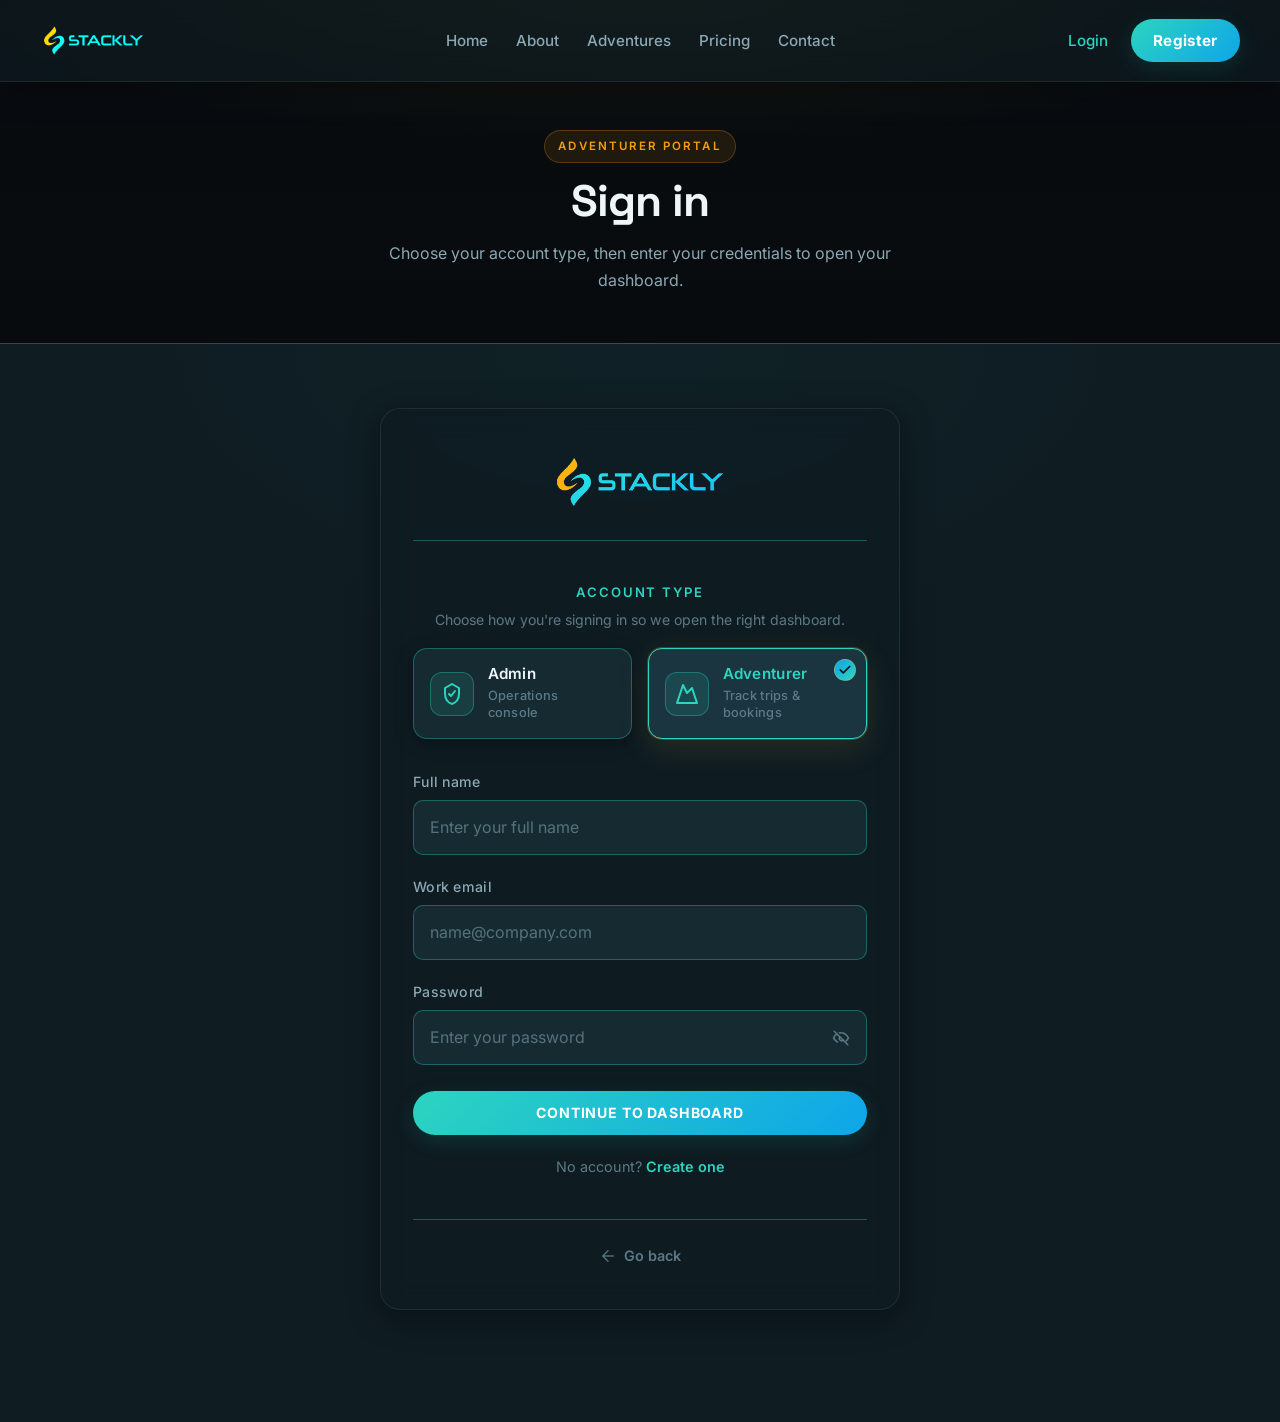
<file: login.html>
<!DOCTYPE html>
<html lang="en">
<head>
  <meta charset="UTF-8">
  <meta name="viewport" content="width=device-width, initial-scale=1.0">
  <meta name="description" content="Sign in to Stackly Adventure — access your adventurer portal or admin console to manage expeditions and bookings.">
  <meta name="robots" content="noindex, nofollow">
  <meta name="theme-color" content="#0a1214">
  <title>Login — Stackly Adventure</title>
  <link rel="preconnect" href="https://fonts.googleapis.com">
  <link rel="preconnect" href="https://fonts.gstatic.com" crossorigin>
      <link href="https://fonts.googleapis.com/css2?family=Inter:wght@400;500;600;700&family=Space+Grotesk:wght@500;600;700&display=swap" rel="stylesheet">
  <link rel="stylesheet" href="css/style.css">
  <link rel="stylesheet" href="css/responsive.css">
  <link rel="stylesheet" href="css/premium.css">
  <link rel="stylesheet" href="css/premium-responsive.css">
  <link rel="stylesheet" href="https://cdn.jsdelivr.net/npm/aos@2.3.1/dist/aos.css">
</head>
<body class="page-inner page-auth premium-theme">

    <header class="site-header site-header--pro" id="site-header" data-header>
    <div class="container site-header__inner">
      <a class="logo logo--pro" href="index.html" aria-label="Stackly Adventure home">
        <img class="logo__img" src="images/stackly-adventure.webp" alt="Stackly Adventure" width="180" height="44" decoding="async">
      </a>
      <button type="button" class="nav-toggle" id="nav-toggle" aria-expanded="false" aria-controls="nav-wrap" aria-label="Open menu">
        <span class="nav-toggle__bar"></span>
        <span class="nav-toggle__bar"></span>
        <span class="nav-toggle__bar"></span>
      </button>
      <div class="site-header__nav-wrap" id="nav-wrap">
        <div class="site-header__nav-inner">
          <nav class="site-header__nav" aria-label="Main navigation">
            <ul class="nav-list">
              <li><a class="nav-link" href="index.html" data-nav-file="index.html">Home</a></li>
              <li><a class="nav-link" href="about.html" data-nav-file="about.html">About</a></li>
              <li><a class="nav-link" href="services.html" data-nav-file="services.html">Adventures</a></li>
              <li><a class="nav-link" href="pricing.html" data-nav-file="pricing.html">Pricing</a></li>
              <li><a class="nav-link" href="contact.html" data-nav-file="contact.html">Contact</a></li>
            </ul>
          </nav>
          <div class="site-header__actions">
            <a class="btn btn--nav-login" href="login.html" data-nav-file="login.html">Login</a>
            <a class="btn btn--nav-register" href="register.html">Register</a>
          </div>
        </div>
      </div>
    </div>
  </header>

  <main class="site-main">
    <header class="page-hero">
      <div class="container">
        <p class="section__kicker">Adventurer portal</p>
        <h1>Sign in</h1>
        <p class="lead">Choose your account type, then enter your credentials to open your dashboard.</p>
      </div>
    </header>

    <section class="section section--muted auth-section">
      <div class="container login-form__container">
        <form id="login-form" class="form card-surface form--wide login-form" action="#" method="post" novalidate autocomplete="off">
          <div class="register-form__logo">
            <img class="register-form__logo-img" src="images/stackly-adventure.webp" alt="Stackly Adventure" width="180" height="40" decoding="async">
          </div>

          <div class="register-form__role-wrap">
            <fieldset class="role-fieldset register-form__role-fieldset">
              <legend class="register-form__role-legend">Account type</legend>
              <p class="register-form__role-hint">Choose how you're signing in so we open the right dashboard.</p>
              <div class="register-form__role-grid" role="radiogroup" aria-label="Select account type">
                <label class="register-role-card">
                  <input class="register-role-card__input" type="radio" name="role" value="admin">
                  <span class="register-role-card__surface">
                    <span class="register-role-card__check" aria-hidden="true">
                      <svg viewBox="0 0 24 24" width="14" height="14" fill="none" stroke="currentColor" stroke-width="3" stroke-linecap="round" stroke-linejoin="round"><path d="M20 6L9 17l-5-5"></path></svg>
                    </span>
                    <span class="register-role-card__icon register-role-card__icon--admin" aria-hidden="true">
                      <svg viewBox="0 0 24 24" width="24" height="24" fill="none" stroke="currentColor" stroke-width="2" stroke-linecap="round" stroke-linejoin="round"><path d="M12 2l7 4v6c0 5-3 9-7 10-4-1-7-5-7-10V6l7-4z"></path><path d="M9 12l2 2 4-5"></path></svg>
                    </span>
                    <span class="register-role-card__copy">
                      <span class="register-role-card__title">Admin</span>
                      <span class="register-role-card__desc">Operations console</span>
                    </span>
                  </span>
                </label>
                <label class="register-role-card">
                  <input class="register-role-card__input" type="radio" name="role" value="customer" checked>
                  <span class="register-role-card__surface">
                    <span class="register-role-card__check" aria-hidden="true">
                      <svg viewBox="0 0 24 24" width="14" height="14" fill="none" stroke="currentColor" stroke-width="3" stroke-linecap="round" stroke-linejoin="round"><path d="M20 6L9 17l-5-5"></path></svg>
                    </span>
                    <span class="register-role-card__icon register-role-card__icon--customer" aria-hidden="true">
                      <svg viewBox="0 0 24 24" width="24" height="24" fill="none" stroke="currentColor" stroke-width="2" stroke-linecap="round" stroke-linejoin="round"><path d="M8 3l4 8 5-5 5 15H2L8 3z"></path></svg>
                    </span>
                    <span class="register-role-card__copy">
                      <span class="register-role-card__title">Adventurer</span>
                      <span class="register-role-card__desc">Track trips &amp; bookings</span>
                    </span>
                  </span>
                </label>
              </div>
              <span class="field-error">Please select a role.</span>
            </fieldset>
          </div>

          <div class="form-field">
            <label for="login-name">Full name</label>
            <input id="login-name" name="name" type="text" autocomplete="off" placeholder="Enter your full name" required>
            <span class="field-error">Please enter your name.</span>
          </div>
          <div class="form-field">
            <label for="login-email">Work email</label>
            <input id="login-email" name="email" type="email" autocomplete="off" placeholder="name@company.com" required>
            <span class="field-error">Enter a valid email address.</span>
          </div>
          <div class="form-field">
            <label for="login-password">Password</label>
            <input id="login-password" name="password" type="password" autocomplete="off" placeholder="Enter your password" required minlength="8">
            <span class="field-error">Use at least 8 characters.</span>
          </div>

          <button type="submit" class="btn btn--primary btn--block">Continue to dashboard</button>
          <p id="login-success" class="form-success form-success--center is-hidden" role="status" aria-live="polite">Login successful. Redirecting to your dashboard in 3 seconds…</p>
          <p class="auth-form__footer-link">No account? <a href="register.html">Create one</a></p>

          <div class="auth-form__go-back">
            <button type="button" class="auth-form__go-back-btn" data-go-back aria-label="Go back to previous page">
              <svg class="auth-form__go-back-arrow" viewBox="0 0 24 24" width="18" height="18" fill="none" stroke="currentColor" stroke-width="2" stroke-linecap="round" stroke-linejoin="round" aria-hidden="true">
                <path d="M19 12H5M12 19l-7-7 7-7"></path>
              </svg>
              <span class="auth-form__go-back-label">Go back</span>
            </button>
          </div>
        </form>
      </div>
    </section>
  </main>

  <script src="https://cdn.jsdelivr.net/npm/aos@2.3.1/dist/aos.js"></script>
  <script src="js/main.js"></script>
</body>
</html>
</file>
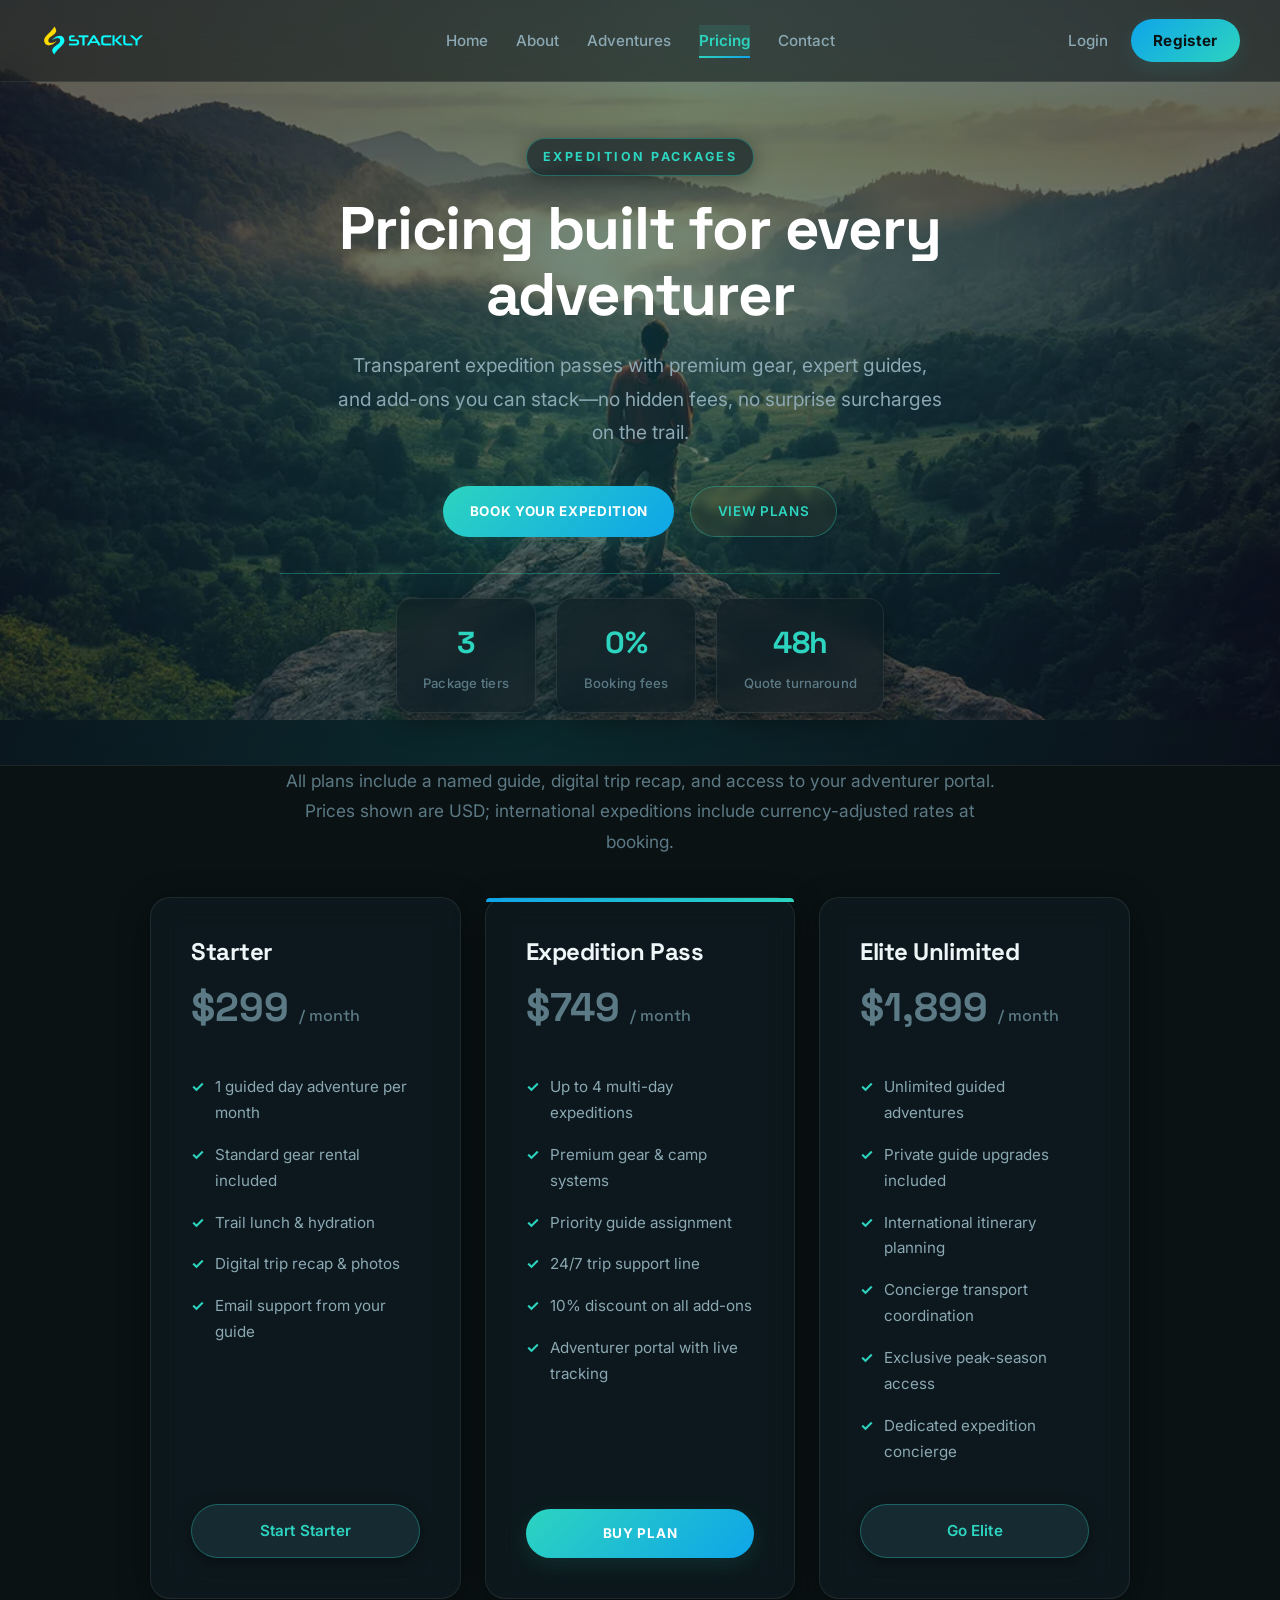
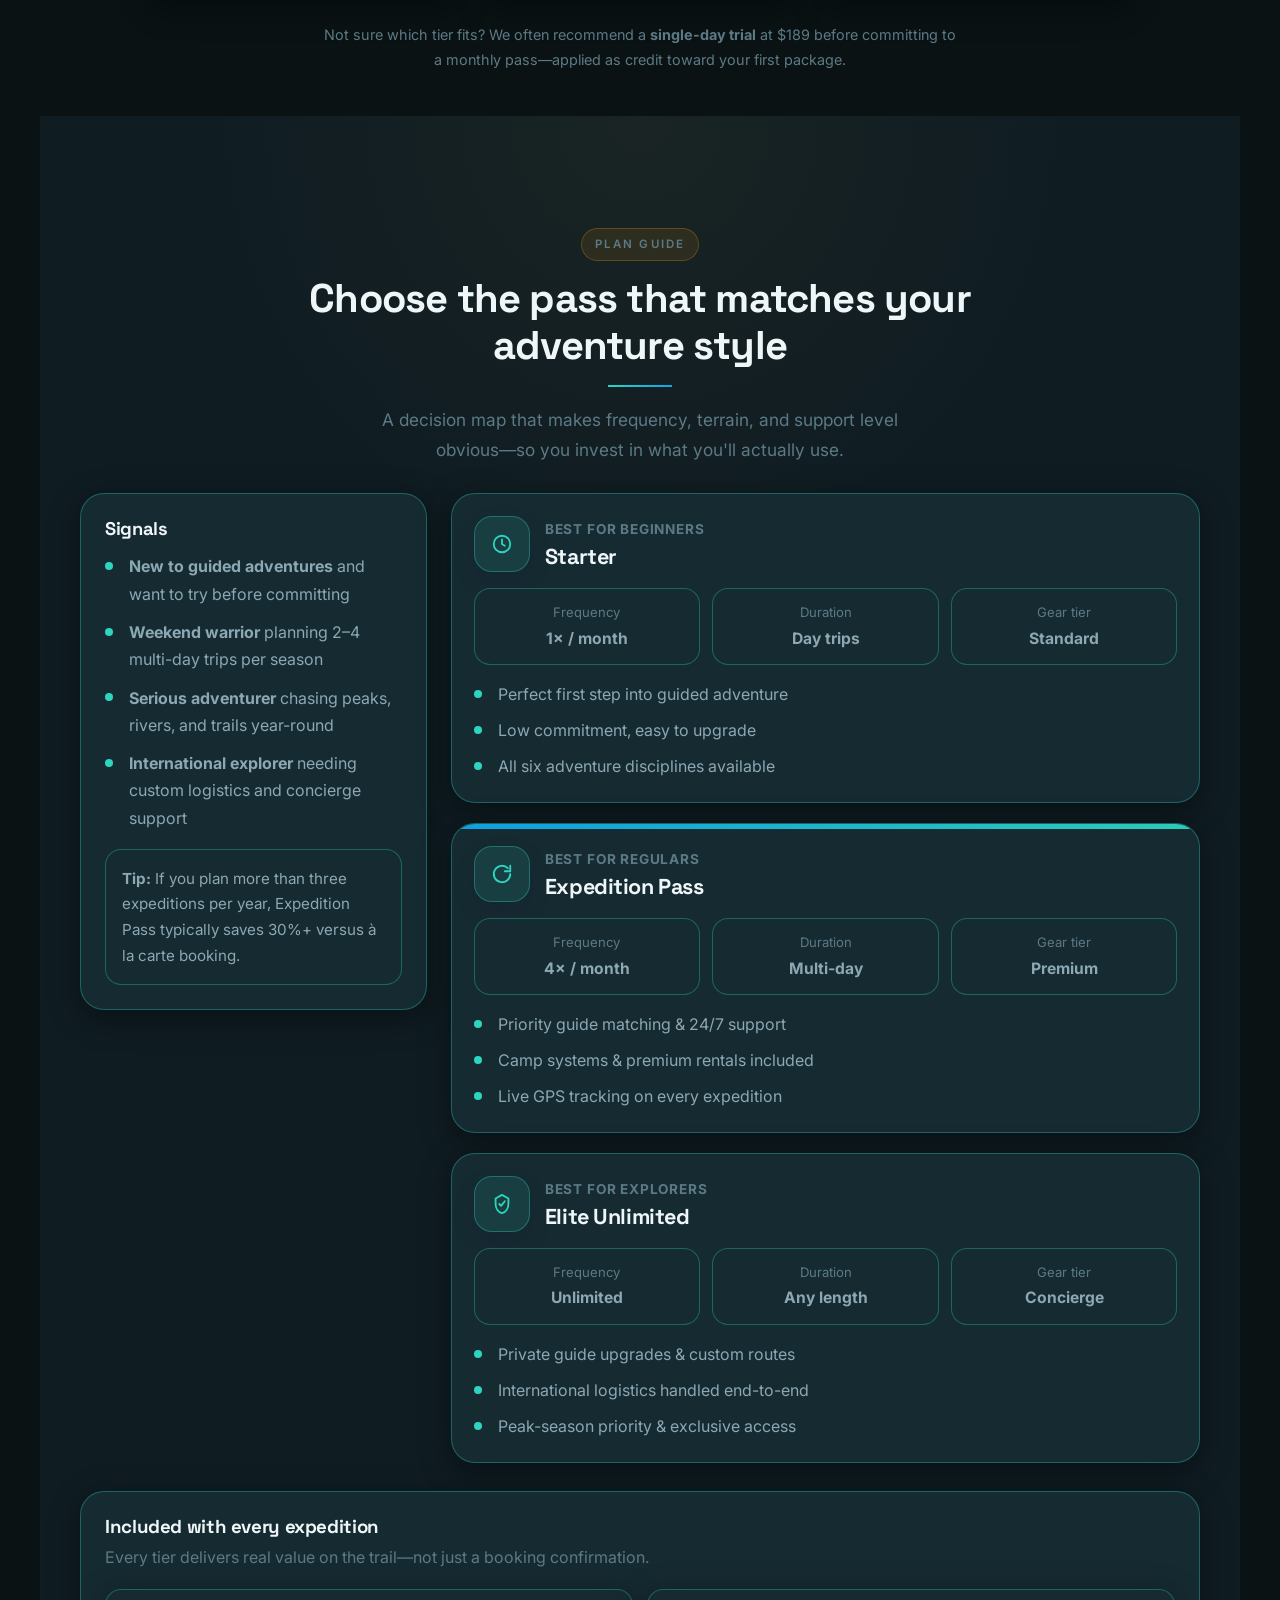
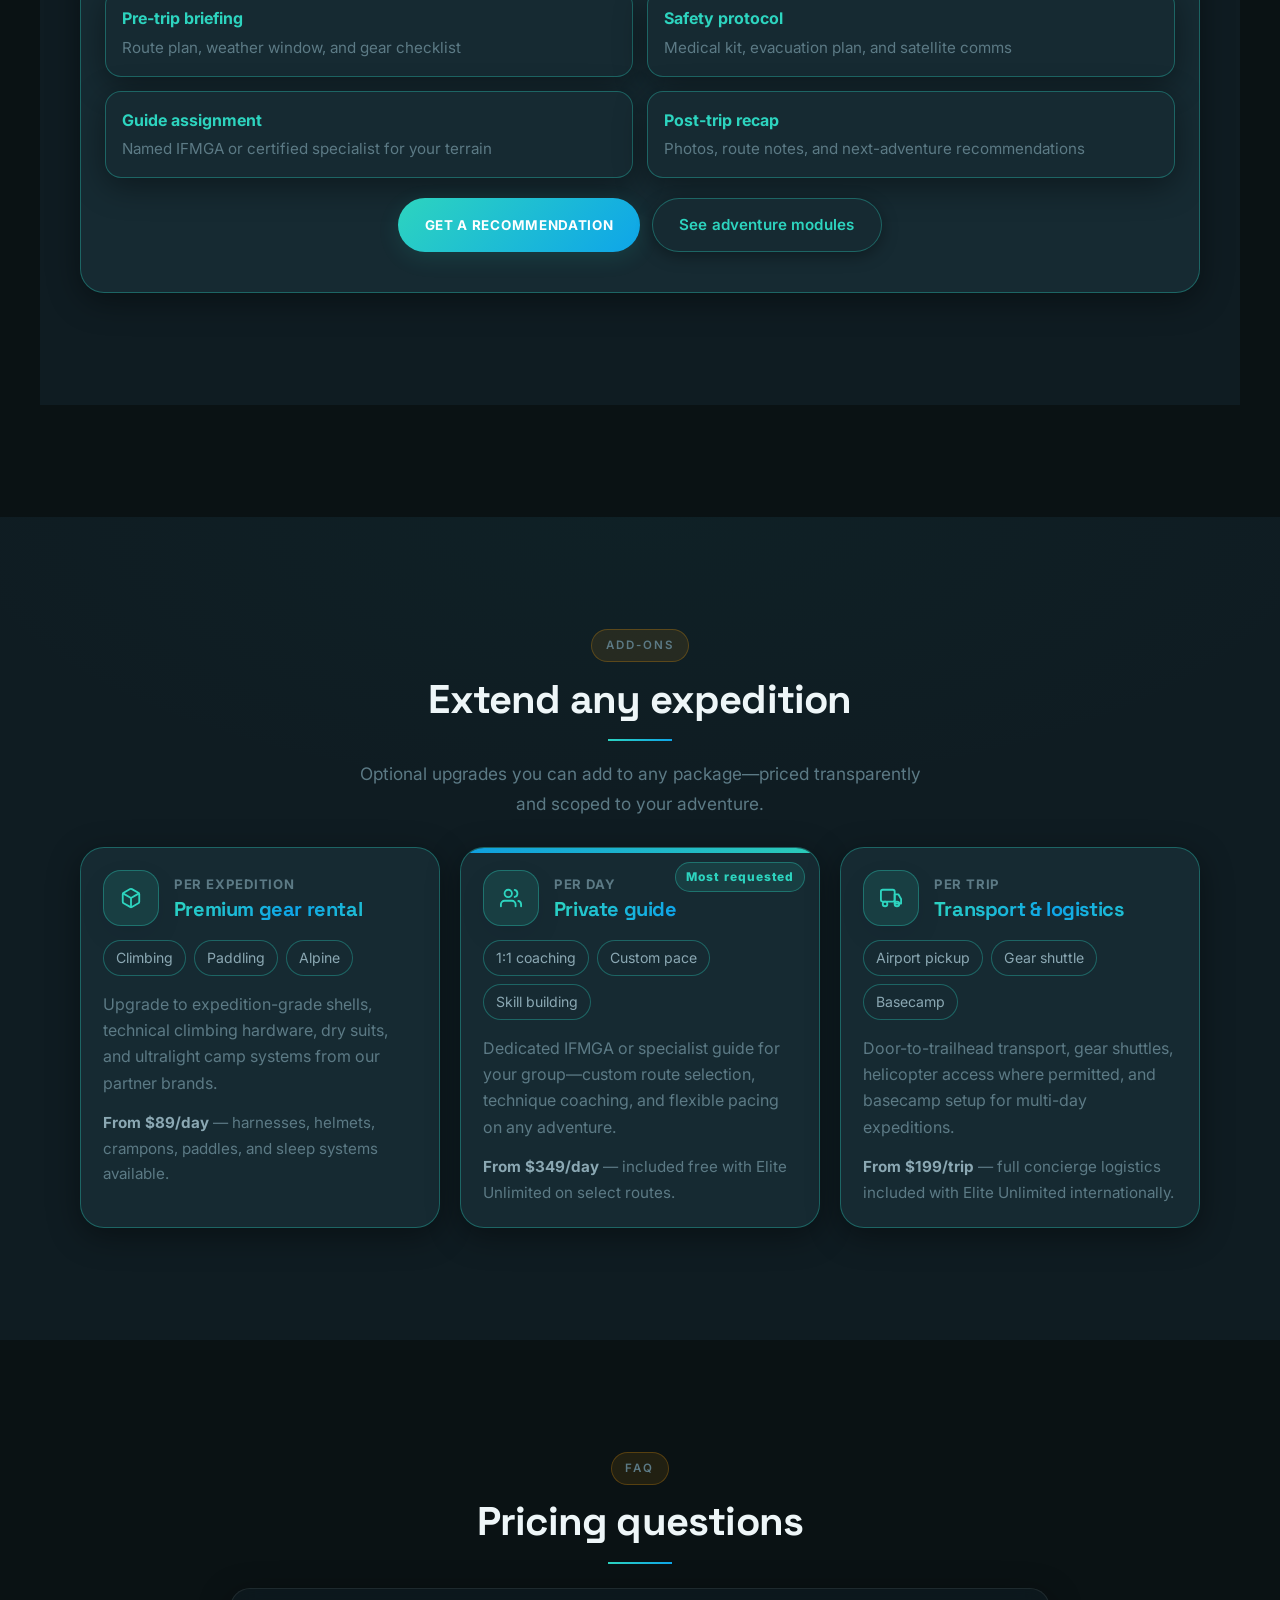
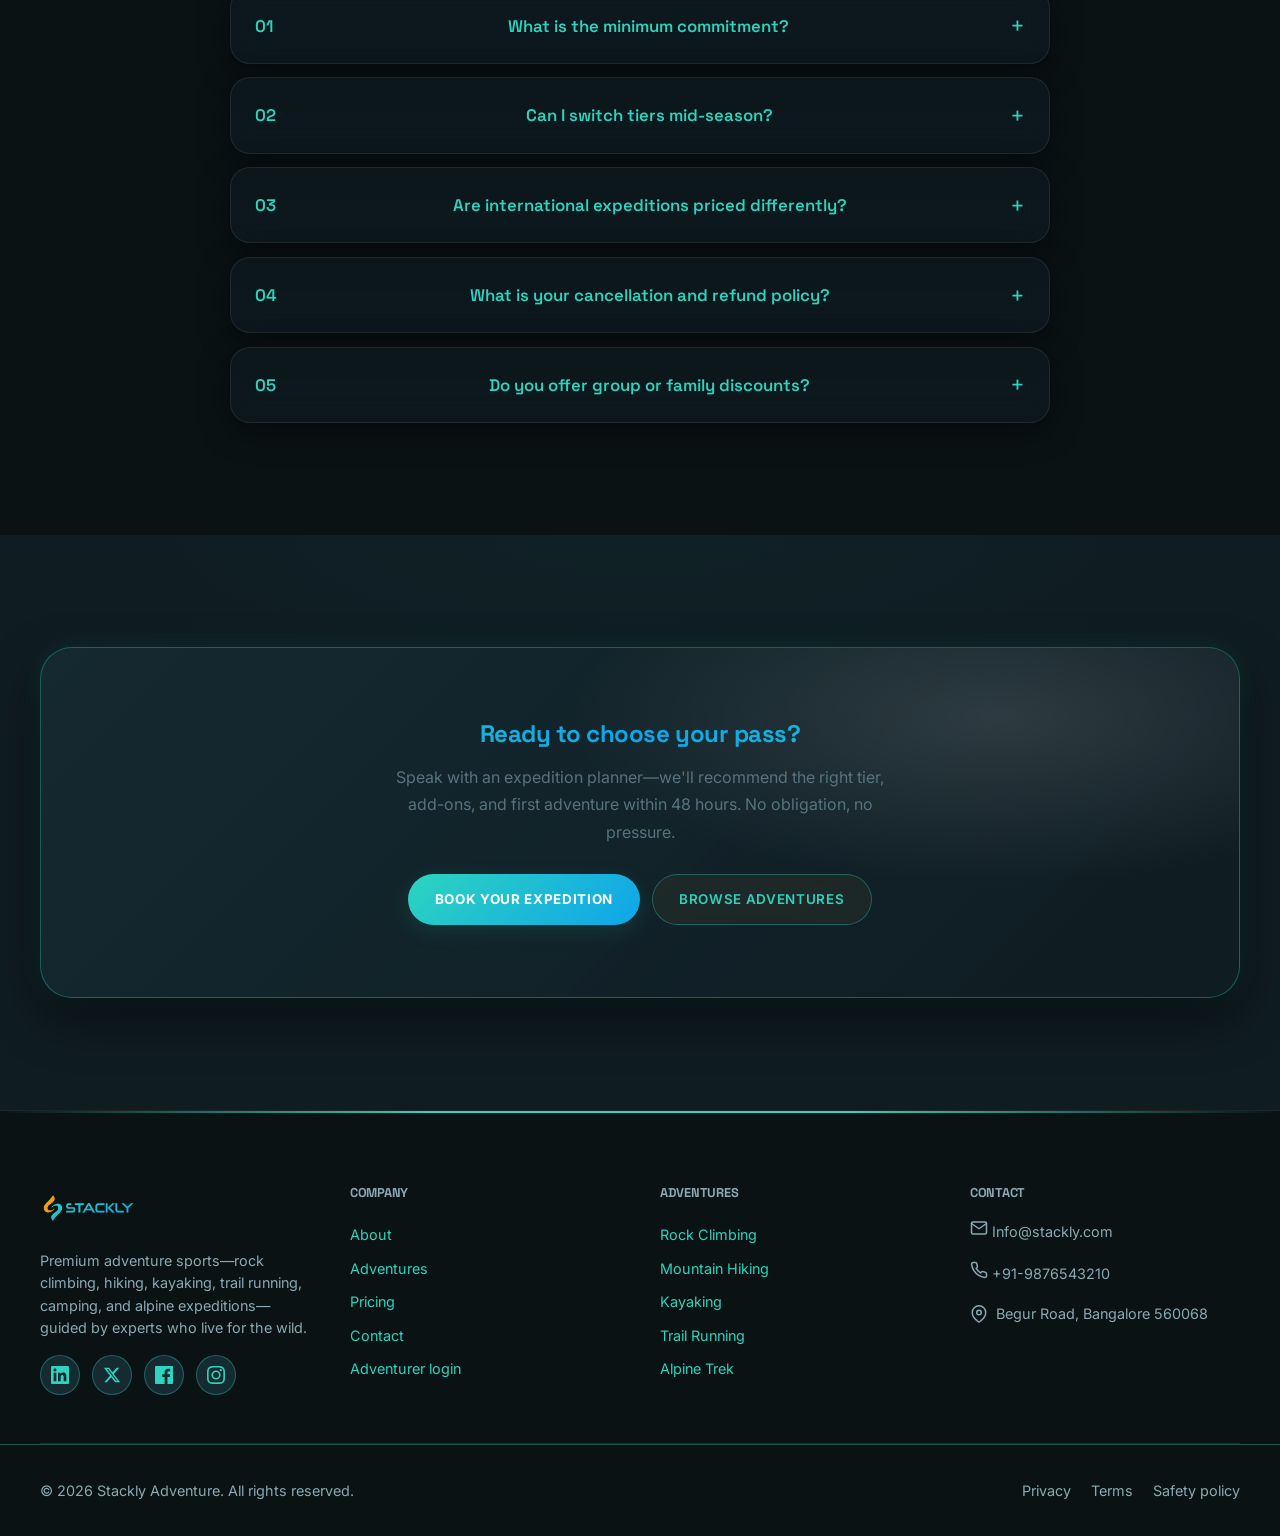
<file: pricing.html>
<!DOCTYPE html>
<html lang="en">
<head>
  <meta charset="UTF-8">
  <meta name="viewport" content="width=device-width, initial-scale=1.0">
  <meta name="description" content="Stackly Adventure pricing — Starter, Expedition Pass, and Elite Unlimited expedition packages with transparent add-ons.">
  <meta name="keywords" content="adventure pricing, expedition packages, guided tour rates, gear rental, Stackly Adventure">
  <meta name="author" content="Stackly Adventure">
  <meta name="theme-color" content="#0a1214">
  <title>Pricing — Stackly Adventure</title>
  <link rel="preconnect" href="https://fonts.googleapis.com">
  <link rel="preconnect" href="https://fonts.gstatic.com" crossorigin>
      <link href="https://fonts.googleapis.com/css2?family=Inter:wght@400;500;600;700&family=Space+Grotesk:wght@500;600;700&display=swap" rel="stylesheet">
  <link rel="stylesheet" href="css/style.css">
  <link rel="stylesheet" href="css/responsive.css">
  <link rel="stylesheet" href="css/premium.css">
  <link rel="stylesheet" href="css/premium-responsive.css">
  <link rel="stylesheet" href="https://cdn.jsdelivr.net/npm/aos@2.3.1/dist/aos.css">
</head>
<body class="page-inner page-hero-overlay premium-theme">

    <header class="site-header site-header--pro" id="site-header" data-header>
    <div class="container site-header__inner">
      <a class="logo logo--pro" href="index.html" aria-label="Stackly Adventure home">
        <img class="logo__img" src="images/stackly-adventure.webp" alt="Stackly Adventure" width="180" height="44" decoding="async">
      </a>
      <button type="button" class="nav-toggle" id="nav-toggle" aria-expanded="false" aria-controls="nav-wrap" aria-label="Open menu">
        <span class="nav-toggle__bar"></span>
        <span class="nav-toggle__bar"></span>
        <span class="nav-toggle__bar"></span>
      </button>
      <div class="site-header__nav-wrap" id="nav-wrap">
        <div class="site-header__nav-inner">
          <nav class="site-header__nav" aria-label="Main navigation">
            <ul class="nav-list">
              <li><a class="nav-link" href="index.html" data-nav-file="index.html">Home</a></li>
              <li><a class="nav-link" href="about.html" data-nav-file="about.html">About</a></li>
              <li><a class="nav-link" href="services.html" data-nav-file="services.html">Adventures</a></li>
              <li><a class="nav-link" href="pricing.html" data-nav-file="pricing.html">Pricing</a></li>
              <li><a class="nav-link" href="contact.html" data-nav-file="contact.html">Contact</a></li>
            </ul>
          </nav>
          <div class="site-header__actions">
            <a class="btn btn--nav-login" href="login.html" data-nav-file="login.html">Login</a>
            <a class="btn btn--nav-register" href="register.html">Register</a>
          </div>
        </div>
      </div>
    </div>
  </header>

  <main class="site-main">

    <section class="hero-premium hero-premium--inner hero-premium--pricing inner-hero-pro" id="hero" aria-labelledby="pricing-hero-title">
      <div class="hero-premium__media" aria-hidden="true">
        <img src="images/adventure-hero-image.webp" alt="" width="1920" height="800" loading="lazy" decoding="async">
        <div class="hero-premium__overlay"></div>
      </div>
      <div class="container hero-premium__content">
        <span class="hero-premium__kicker" data-aos="fade-up">Expedition packages</span>
        <h1 id="pricing-hero-title" data-aos="fade-up" data-aos-delay="100">Pricing built for every adventurer</h1>
        <p class="lead" data-aos="fade-up" data-aos-delay="200">Transparent expedition passes with premium gear, expert guides, and add-ons you can stack—no hidden fees, no surprise surcharges on the trail.</p>
        <div class="hero-premium__actions" data-aos="fade-up" data-aos-delay="300">
          <a class="btn btn--primary" href="404.html">Book Your Expedition</a>
          <a class="btn btn--outline-light" href="404.html">View plans</a>
        </div>
        <div class="hero-premium__stats-row" data-aos="fade-up" data-aos-delay="400">
          <div class="hero-stat">
            <strong>3</strong>
            <span>Package tiers</span>
          </div>
          <div class="hero-stat">
            <strong>0%</strong>
            <span>Booking fees</span>
          </div>
          <div class="hero-stat">
            <strong>48h</strong>
            <span>Quote turnaround</span>
          </div>
        </div>
      </div>
    </section>

    <section class="section section--flush-top" id="pricing-plans">
      <div class="container">
        <div class="pricing-intro" data-aos="fade-up">
          <p class="section__lead">All plans include a named guide, digital trip recap, and access to your adventurer portal. Prices shown are USD; international expeditions include currency-adjusted rates at booking.</p>
        </div>
        <div class="pricing-grid">
          <article class="pricing-card" data-aos="fade-up" data-aos-delay="0">
            <h2>Starter</h2>
            <p class="pricing-card__price">$299 <small>/ month</small></p>
            <ul>
              <li>1 guided day adventure per month</li>
              <li>Standard gear rental included</li>
              <li>Trail lunch &amp; hydration</li>
              <li>Digital trip recap &amp; photos</li>
              <li>Email support from your guide</li>
            </ul>
            <a class="btn btn--outline-dark btn--block" href="404.html">Start Starter</a>
          </article>
          <article class="pricing-card pricing-card--featured" data-aos="fade-up" data-aos-delay="100">
         
            <h2>Expedition Pass</h2>

            <p class="pricing-card__price">$749 <small>/ month</small></p>
            <ul>
              <li>Up to 4 multi-day expeditions</li>
              <li>Premium gear &amp; camp systems</li>
              <li>Priority guide assignment</li>
              <li>24/7 trip support line</li>
              <li>10% discount on all add-ons</li>
              <li>Adventurer portal with live tracking</li>
            </ul>
            <a class="btn btn--primary btn--block" href="404.html">Buy plan</a>
          </article>
          <article class="pricing-card" data-aos="fade-up" data-aos-delay="200">
            <h2>Elite Unlimited</h2>
            <p class="pricing-card__price">$1,899 <small>/ month</small></p>
            <ul>
              <li>Unlimited guided adventures</li>
              <li>Private guide upgrades included</li>
              <li>International itinerary planning</li>
              <li>Concierge transport coordination</li>
              <li>Exclusive peak-season access</li>
              <li>Dedicated expedition concierge</li>
            </ul>
            <a class="btn btn--outline-dark btn--block" href="404.html">Go Elite</a>
          </article>
        </div>
        <p class="pricing-note" data-aos="fade-up">Not sure which tier fits? We often recommend a <strong>single-day trial</strong> at $189 before committing to a monthly pass—applied as credit toward your first package.</p>

        <section class="section section--muted pricing-guide" id="pricing-guide">
          <div class="container">
            <header class="section__head section__head--center">
              <p class="section__kicker" data-aos="fade-up">Plan guide</p>
              <h2 class="section__title" data-aos="fade-up" data-aos-delay="100">Choose the pass that matches your adventure style</h2>
              <p class="section__lead" data-aos="fade-up" data-aos-delay="200">A decision map that makes frequency, terrain, and support level obvious—so you invest in what you'll actually use.</p>
            </header>

            <div class="pricing-guide__frame">
              <div class="pricing-guide__signals" aria-label="Adventure signals" data-aos="fade-right">
                <h3 class="pricing-guide__signals-title">Signals</h3>
                <ul class="pricing-guide__signals-list">
                  <li><strong>New to guided adventures</strong> and want to try before committing</li>
                  <li><strong>Weekend warrior</strong> planning 2–4 multi-day trips per season</li>
                  <li><strong>Serious adventurer</strong> chasing peaks, rivers, and trails year-round</li>
                  <li><strong>International explorer</strong> needing custom logistics and concierge support</li>
                </ul>
                <div class="pricing-guide__note">
                  <strong>Tip:</strong> If you plan more than three expeditions per year, Expedition Pass typically saves 30%+ versus à la carte booking.
                </div>
              </div>

              <div class="pricing-guide__map" aria-label="Package tier map">
                <article class="pricing-tier pricing-tier--starter" data-aos="fade-up" data-aos-delay="0">
                  <header class="pricing-tier__head">
                    <div class="pricing-tier__icon" aria-hidden="true">
                      <svg viewBox="0 0 24 24" width="22" height="22" fill="none" stroke="currentColor" stroke-width="2" stroke-linecap="round" stroke-linejoin="round" aria-hidden="true">
                        <circle cx="12" cy="12" r="9"></circle>
                        <path d="M12 7v5l3 2"></path>
                      </svg>
                    </div>
                    <div>
                      <p class="pricing-tier__kicker">Best for beginners</p>
                      <h3 class="pricing-tier__title">Starter</h3>
                    </div>
                  </header>
                  <div class="pricing-tier__meta">
                    <div class="pricing-tier__meta-item"><span>Frequency</span><strong>1× / month</strong></div>
                    <div class="pricing-tier__meta-item"><span>Duration</span><strong>Day trips</strong></div>
                    <div class="pricing-tier__meta-item"><span>Gear tier</span><strong>Standard</strong></div>
                  </div>
                  <ul class="pricing-tier__bullets">
                    <li>Perfect first step into guided adventure</li>
                    <li>Low commitment, easy to upgrade</li>
                    <li>All six adventure disciplines available</li>
                  </ul>
                </article>

                <article class="pricing-tier pricing-tier--expedition" aria-label="Recommended tier" data-aos="fade-up" data-aos-delay="100">
                  
                  <header class="pricing-tier__head">
                    <div class="pricing-tier__icon" aria-hidden="true">
                      <svg viewBox="0 0 24 24" width="22" height="22" fill="none" stroke="currentColor" stroke-width="2" stroke-linecap="round" stroke-linejoin="round" aria-hidden="true">
                        <path d="M21 12a9 9 0 1 1-2.64-6.36"></path>
                        <path d="M21 3v6h-6"></path>
                      </svg>
                    </div>
                    <div>
                      <p class="pricing-tier__kicker">Best for regulars</p>
                      <h3 class="pricing-tier__title">Expedition Pass</h3>
                    </div>
                  </header>
                  <div class="pricing-tier__meta">
                    <div class="pricing-tier__meta-item"><span>Frequency</span><strong>4× / month</strong></div>
                    <div class="pricing-tier__meta-item"><span>Duration</span><strong>Multi-day</strong></div>
                    <div class="pricing-tier__meta-item"><span>Gear tier</span><strong>Premium</strong></div>
                  </div>
                  <ul class="pricing-tier__bullets">
                    <li>Priority guide matching &amp; 24/7 support</li>
                    <li>Camp systems &amp; premium rentals included</li>
                    <li>Live GPS tracking on every expedition</li>
                  </ul>
                </article>

                <article class="pricing-tier pricing-tier--elite" data-aos="fade-up" data-aos-delay="200">
                  <header class="pricing-tier__head">
                    <div class="pricing-tier__icon" aria-hidden="true">
                      <svg viewBox="0 0 24 24" width="22" height="22" fill="none" stroke="currentColor" stroke-width="2" stroke-linecap="round" stroke-linejoin="round" aria-hidden="true">
                        <path d="M12 2l7 4v6c0 5-3 9-7 10-4-1-7-5-7-10V6l7-4z"></path>
                        <path d="M9 12l2 2 4-5"></path>
                      </svg>
                    </div>
                    <div>
                      <p class="pricing-tier__kicker">Best for explorers</p>
                      <h3 class="pricing-tier__title">Elite Unlimited</h3>
                    </div>
                  </header>
                  <div class="pricing-tier__meta">
                    <div class="pricing-tier__meta-item"><span>Frequency</span><strong>Unlimited</strong></div>
                    <div class="pricing-tier__meta-item"><span>Duration</span><strong>Any length</strong></div>
                    <div class="pricing-tier__meta-item"><span>Gear tier</span><strong>Concierge</strong></div>
                  </div>
                  <ul class="pricing-tier__bullets">
                    <li>Private guide upgrades &amp; custom routes</li>
                    <li>International logistics handled end-to-end</li>
                    <li>Peak-season priority &amp; exclusive access</li>
                  </ul>
                </article>
              </div>
            </div>

            <article class="pricing-guide__deliverables" data-aos="fade-up">
              <header class="pricing-guide__deliverables-head">
                <h3>Included with every expedition</h3>
                <p>Every tier delivers real value on the trail—not just a booking confirmation.</p>
              </header>
              <div class="pricing-guide__deliverables-grid">
                <div class="pricing-guide__deliverable">
                  <strong>Pre-trip briefing</strong>
                  <span>Route plan, weather window, and gear checklist</span>
                </div>
                <div class="pricing-guide__deliverable">
                  <strong>Safety protocol</strong>
                  <span>Medical kit, evacuation plan, and satellite comms</span>
                </div>
                <div class="pricing-guide__deliverable">
                  <strong>Guide assignment</strong>
                  <span>Named IFMGA or certified specialist for your terrain</span>
                </div>
                <div class="pricing-guide__deliverable">
                  <strong>Post-trip recap</strong>
                  <span>Photos, route notes, and next-adventure recommendations</span>
                </div>
              </div>
              <p class="pricing-guide__actions">
                <a class="btn btn--primary" href="404.html">Get a recommendation</a>
                <a class="btn btn--outline-dark" href="404.html">See adventure modules</a>
              </p>
            </article>
          </div>
        </section>
      </div>
    </section>

    <section class="section section--muted pricing-addons" id="addons">
      <div class="container">
        <header class="section__head section__head--center">
          <p class="section__kicker" data-aos="fade-up">Add-ons</p>
          <h2 class="section__title" data-aos="fade-up" data-aos-delay="100">Extend any expedition</h2>
          <p class="section__lead" data-aos="fade-up" data-aos-delay="200">Optional upgrades you can add to any package—priced transparently and scoped to your adventure.</p>
        </header>
        <div class="pricing-addons__grid">
          <article class="pricing-addon" data-aos="fade-up" data-aos-delay="0">
            <div class="pricing-addon__head">
              <div class="pricing-addon__icon" aria-hidden="true">
                <svg viewBox="0 0 24 24" width="22" height="22" fill="none" stroke="currentColor" stroke-width="2" stroke-linecap="round" stroke-linejoin="round" aria-hidden="true">
                  <path d="M21 16V8a2 2 0 0 0-1-1.73l-7-4a2 2 0 0 0-2 0l-7 4A2 2 0 0 0 3 8v8a2 2 0 0 0 1 1.73l7 4a2 2 0 0 0 2 0l7-4A2 2 0 0 0 21 16z"></path>
                  <path d="M3.27 6.96L12 12.01l8.73-5.05M12 22.08V12"></path>
                </svg>
              </div>
              <div>
                <p class="pricing-addon__kicker">Per expedition</p>
                <h3 class="pricing-addon__title">Premium gear rental</h3>
              </div>
            </div>
            <div class="pricing-addon__tags" aria-label="Tags">
              <span class="pricing-addon__tag">Climbing</span>
              <span class="pricing-addon__tag">Paddling</span>
              <span class="pricing-addon__tag">Alpine</span>
            </div>
            <p class="pricing-addon__desc">Upgrade to expedition-grade shells, technical climbing hardware, dry suits, and ultralight camp systems from our partner brands.</p>
            <p class="pricing-addon__meta"><strong>From $89/day</strong> — harnesses, helmets, crampons, paddles, and sleep systems available.</p>
          </article>

          <article class="pricing-addon pricing-addon--featured" aria-label="Featured add-on" data-aos="fade-up" data-aos-delay="100">
            <div class="pricing-addon__ribbon">Most requested</div>
            <div class="pricing-addon__head">
              <div class="pricing-addon__icon" aria-hidden="true">
                <svg viewBox="0 0 24 24" width="22" height="22" fill="none" stroke="currentColor" stroke-width="2" stroke-linecap="round" stroke-linejoin="round" aria-hidden="true">
                  <path d="M17 21v-2a4 4 0 0 0-4-4H5a4 4 0 0 0-4 4v2"></path>
                  <circle cx="9" cy="7" r="4"></circle>
                  <path d="M23 21v-2a4 4 0 0 0-3-3.87"></path>
                  <path d="M16 3.13a4 4 0 0 1 0 7.75"></path>
                </svg>
              </div>
              <div>
                <p class="pricing-addon__kicker">Per day</p>
                <h3 class="pricing-addon__title">Private guide</h3>
              </div>
            </div>
            <div class="pricing-addon__tags" aria-label="Tags">
              <span class="pricing-addon__tag">1:1 coaching</span>
              <span class="pricing-addon__tag">Custom pace</span>
              <span class="pricing-addon__tag">Skill building</span>
            </div>
            <p class="pricing-addon__desc">Dedicated IFMGA or specialist guide for your group—custom route selection, technique coaching, and flexible pacing on any adventure.</p>
            <p class="pricing-addon__meta"><strong>From $349/day</strong> — included free with Elite Unlimited on select routes.</p>
          </article>

          <article class="pricing-addon" data-aos="fade-up" data-aos-delay="200">
            <div class="pricing-addon__head">
              <div class="pricing-addon__icon" aria-hidden="true">
                <svg viewBox="0 0 24 24" width="22" height="22" fill="none" stroke="currentColor" stroke-width="2" stroke-linecap="round" stroke-linejoin="round" aria-hidden="true">
                  <rect x="1" y="3" width="15" height="13" rx="2"></rect>
                  <path d="M16 8h4l3 5v5h-7V8z"></path>
                  <circle cx="5.5" cy="18.5" r="2.5"></circle>
                  <circle cx="18.5" cy="18.5" r="2.5"></circle>
                </svg>
              </div>
              <div>
                <p class="pricing-addon__kicker">Per trip</p>
                <h3 class="pricing-addon__title">Transport &amp; logistics</h3>
              </div>
            </div>
            <div class="pricing-addon__tags" aria-label="Tags">
              <span class="pricing-addon__tag">Airport pickup</span>
              <span class="pricing-addon__tag">Gear shuttle</span>
              <span class="pricing-addon__tag">Basecamp</span>
            </div>
            <p class="pricing-addon__desc">Door-to-trailhead transport, gear shuttles, helicopter access where permitted, and basecamp setup for multi-day expeditions.</p>
            <p class="pricing-addon__meta"><strong>From $199/trip</strong> — full concierge logistics included with Elite Unlimited internationally.</p>
          </article>
        </div>
      </div>
    </section>

    <section class="section" id="pricing-faq">
      <div class="container container--narrow">
        <header class="section__head section__head--center section__head--compact">
          <p class="section__kicker" data-aos="fade-up">FAQ</p>
          <h2 class="section__title" data-aos="fade-up" data-aos-delay="100">Pricing questions</h2>
        </header>
        <div class="faq-list" data-faq data-aos="fade-up" data-aos-delay="200">
          <div class="faq-item">
            <button type="button" class="faq-item__trigger" aria-expanded="false" data-faq-trigger>What is the minimum commitment?</button>
            <div class="faq-item__panel" data-faq-panel>
              <div class="faq-item__panel-inner">Starter and Expedition Pass plans bill monthly with a 90-day initial term. After that, either party can exit with 30 days' notice. Elite Unlimited includes a 6-month initial term with dedicated concierge onboarding.</div>
            </div>
          </div>
          <div class="faq-item">
            <button type="button" class="faq-item__trigger" aria-expanded="false" data-faq-trigger>Can I switch tiers mid-season?</button>
            <div class="faq-item__panel" data-faq-panel>
              <div class="faq-item__panel-inner">Yes. Upgrades take effect immediately with prorated billing. Downgrades apply at the start of your next billing cycle. Unused day credits from Starter roll into Expedition Pass upgrades.</div>
            </div>
          </div>
          <div class="faq-item">
            <button type="button" class="faq-item__trigger" aria-expanded="false" data-faq-trigger>Are international expeditions priced differently?</button>
            <div class="faq-item__panel" data-faq-panel>
              <div class="faq-item__panel-inner">International routes include permit fees, local guide partnerships, and currency-adjusted rates quoted at booking. Elite Unlimited members receive preferred international pricing with concierge logistics included.</div>
            </div>
          </div>
          <div class="faq-item">
            <button type="button" class="faq-item__trigger" aria-expanded="false" data-faq-trigger>What is your cancellation and refund policy?</button>
            <div class="faq-item__panel" data-faq-panel>
              <div class="faq-item__panel-inner">Weather-forced cancellations receive full credit or free rescheduling. Personal cancellations 14+ days out receive 100% credit; 7–13 days receive 50% credit; within 7 days are non-refundable but transferable to another adventurer.</div>
            </div>
          </div>
          <div class="faq-item">
            <button type="button" class="faq-item__trigger" aria-expanded="false" data-faq-trigger>Do you offer group or family discounts?</button>
            <div class="faq-item__panel" data-faq-panel>
              <div class="faq-item__panel-inner">Private group bookings of 4+ adventurers receive 15% off à la carte pricing. Family packages with mixed skill levels are custom-quoted—we design routes that work for everyone.</div>
            </div>
          </div>
        </div>
      </div>
    </section>

    <section class="section section--muted" id="pricing-cta">
      <div class="container">
        <div class="cta-band" data-aos="fade-up">
          <h2>Ready to choose your pass?</h2>
          <p>Speak with an expedition planner—we'll recommend the right tier, add-ons, and first adventure within 48 hours. No obligation, no pressure.</p>
          <div class="cta-band__actions">
            <a class="btn btn--primary" href="404.html">Book Your Expedition</a>
            <a class="btn btn--outline-light" href="404.html">Browse adventures</a>
          </div>
        </div>
      </div>
    </section>
  </main>

    <footer class="footer-premium footer-premium--pro" id="site-footer">

    <div class="container footer-premium__grid">
      <div class="footer-brand">
        <a class="logo logo--pro" href="index.html" aria-label="Stackly Adventure home">
          <img class="logo__img" src="images/stackly-adventure.webp" alt="Stackly Adventure" width="180" height="44" decoding="async">
        </a>
        <p>Premium adventure sports—rock climbing, hiking, kayaking, trail running, camping, and alpine expeditions—guided by experts who live for the wild.</p>
        <div class="footer-social">
          <a href="404.html" aria-label="LinkedIn"><svg viewBox="0 0 24 24" aria-hidden="true"><path d="M20.447 20.452h-3.554v-5.569c0-1.328-.027-3.037-1.852-3.037-1.853 0-2.136 1.445-2.136 2.939v5.667H9.351V9h3.414v1.561h.046c.477-.9 1.637-1.85 3.37-1.85 3.601 0 4.267 2.37 4.267 5.455v6.286zM5.337 7.433c-1.144 0-2.063-.926-2.063-2.065 0-1.138.92-2.063 2.063-2.063 1.14 0 2.064.925 2.064 2.063 0 1.139-.925 2.065-2.064 2.065zm1.782 13.019H3.555V9h3.564v11.452zM22.225 0H1.771C.792 0 0 .774 0 1.729v20.542C0 23.227.792 24 1.771 24h20.451C23.2 24 24 23.227 24 22.271V1.729C24 .774 23.2 0 22.222 0h.003z"/></svg></a>
          <a href="404.html" aria-label="Twitter"><svg viewBox="0 0 24 24" aria-hidden="true"><path d="M18.244 2.25h3.308l-7.227 8.26 8.502 11.24H16.17l-5.214-6.817L4.99 21.75H1.68l7.73-8.835L1.254 2.25H8.08l4.713 6.231zm-1.161 17.52h1.833L7.084 4.126H5.117z"/></svg></a>
          <a href="404.html" aria-label="Facebook"><svg viewBox="0 0 24 24" aria-hidden="true"><path d="M22.675 0H1.325C.593 0 0 .593 0 1.325v21.351C0 23.407.593 24 1.325 24H12.82v-9.294H9.692v-3.622h3.128V8.413c0-3.1 1.893-4.788 4.659-4.788 1.325 0 2.463.099 2.795.143v3.24l-1.918.001c-1.504 0-1.795.715-1.795 1.763v2.313h3.587l-.467 3.622h-3.12V24h6.116c.73 0 1.323-.593 1.323-1.325V1.325C24 .593 23.407 0 22.675 0z"/></svg></a>
          <a href="404.html" aria-label="Instagram"><svg viewBox="0 0 24 24" aria-hidden="true"><path d="M12 2.163c3.204 0 3.584.012 4.85.07 3.252.148 4.771 1.691 4.919 4.919.058 1.265.069 1.645.069 4.849 0 3.205-.012 3.584-.069 4.849-.149 3.225-1.664 4.771-4.919 4.919-1.266.058-1.644.07-4.85.07-3.204 0-3.584-.012-4.849-.07-3.26-.149-4.771-1.699-4.919-4.92-.058-1.265-.07-1.644-.07-4.849 0-3.204.013-3.583.07-4.849.149-3.227 1.664-4.771 4.919-4.919 1.266-.057 1.645-.069 4.849-.069zM12 0C8.741 0 8.333.014 7.053.072 2.695.272.273 2.69.073 7.052.014 8.333 0 8.741 0 12c0 3.259.014 3.668.072 4.948.2 4.358 2.618 6.78 6.98 6.98 1.281.058 1.689.072 4.948.072 3.259 0 3.668-.014 4.948-.072 4.354-.2 6.782-2.618 6.979-6.98.059-1.28.073-1.689.073-4.948 0-3.259-.014-3.667-.072-4.947-.196-4.354-2.617-6.78-6.979-6.98C15.668.014 15.259 0 12 0zm0 5.838a6.162 6.162 0 100 12.324 6.162 6.162 0 000-12.324zM12 16a4 4 0 110-8 4 4 0 010 8zm6.406-11.845a1.44 1.44 0 110 2.881 1.44 1.44 0 010-2.881z"/></svg></a>
        </div>
      </div>
      <div>
        <h4>Company</h4>
        <ul>
           <li><a href="about.html">About</a></li>
          <li><a href="services.html">Adventures</a></li>
          <li><a href="pricing.html">Pricing</a></li>
          <li><a href="contact.html">Contact</a></li>
          <li><a href="login.html">Adventurer login</a></li>
        </ul>
      </div>
      <div>
        <h4>Adventures</h4>
        <ul>
          <li><a href="404.html">Rock Climbing</a></li>
          <li><a href="404.html">Mountain Hiking</a></li>
          <li><a href="404.html">Kayaking</a></li>
          <li><a href="404.html">Trail Running</a></li>
          <li><a href="404.html">Alpine Trek</a></li>
        </ul>
      </div>
      <div class="footer-contact">
        <h4>Contact</h4>
        <address class="footer-contact__addr">
          <p class="footer-contact__row footer-contact__row--email">
            <a href="mailto:hello@stacklyadventure.com" class="footer-contact__email">
              <svg class="footer-contact__icon" width="18" height="18" viewBox="0 0 24 24" fill="none" stroke="currentColor" stroke-width="2" stroke-linecap="round" stroke-linejoin="round" aria-hidden="true"><path d="M4 4h16c1.1 0 2 .9 2 2v12c0 1.1-.9 2-2 2H4c-1.1 0-2-.9-2-2V6c0-1.1.9-2 2-2z"/><path d="m22 6-10 7L2 6"/></svg>
              Info@stackly.com
            </a>
          </p>
          <p class="footer-contact__row footer-contact__row--phone">
            <a href="tel:+18005551234" class="footer-contact__email">
              <svg class="footer-contact__icon" width="18" height="18" viewBox="0 0 24 24" fill="none" stroke="currentColor" stroke-width="2" stroke-linecap="round" stroke-linejoin="round" aria-hidden="true"><path d="M22 16.92v3a2 2 0 0 1-2.18 2 19.79 19.79 0 0 1-8.63-3.07 19.5 19.5 0 0 1-6-6 19.79 19.79 0 0 1-3.07-8.67A2 2 0 0 1 4.11 2h3a2 2 0 0 1 2 1.72 12.84 12.84 0 0 0 .7 2.81 2 2 0 0 1-.45 2.11L8.09 9.91a16 16 0 0 0 6 6l1.27-1.27a2 2 0 0 1 2.11-.45 12.84 12.84 0 0 0 2.81.7A2 2 0 0 1 22 16.92z"/></svg>
              +91-9876543210
            </a>
          </p>
          <p class="footer-contact__row footer-contact__row--location">
            <span class="footer-contact__loc">
              <svg class="footer-contact__icon" width="18" height="18" viewBox="0 0 24 24" fill="none" stroke="currentColor" stroke-width="2" stroke-linecap="round" stroke-linejoin="round" aria-hidden="true"><path d="M21 10c0 7-9 13-9 13s-9-6-9-13a9 9 0 0 1 18 0z"/><circle cx="12" cy="10" r="3"/></svg>
              <span class="footer-contact__loc-text">Begur Road, Bangalore 560068</span>
            </span>
          </p>
        </address>
      </div>
    </div>
    <div class="footer-bar">
      <div class="container footer-bar__inner">
        <p>&copy; <span data-year></span> Stackly Adventure. All rights reserved.</p>
        <nav class="footer-bar__legal" aria-label="Legal">
          <a href="404.html">Privacy</a>
          <a href="404.html">Terms</a>
          <a href="404.html">Safety policy</a>
        </nav>
      </div>
    </div>
  </footer>

  <script src="https://cdn.jsdelivr.net/npm/aos@2.3.1/dist/aos.js"></script>
  <script src="js/main.js"></script>
</body>
</html>
</file>
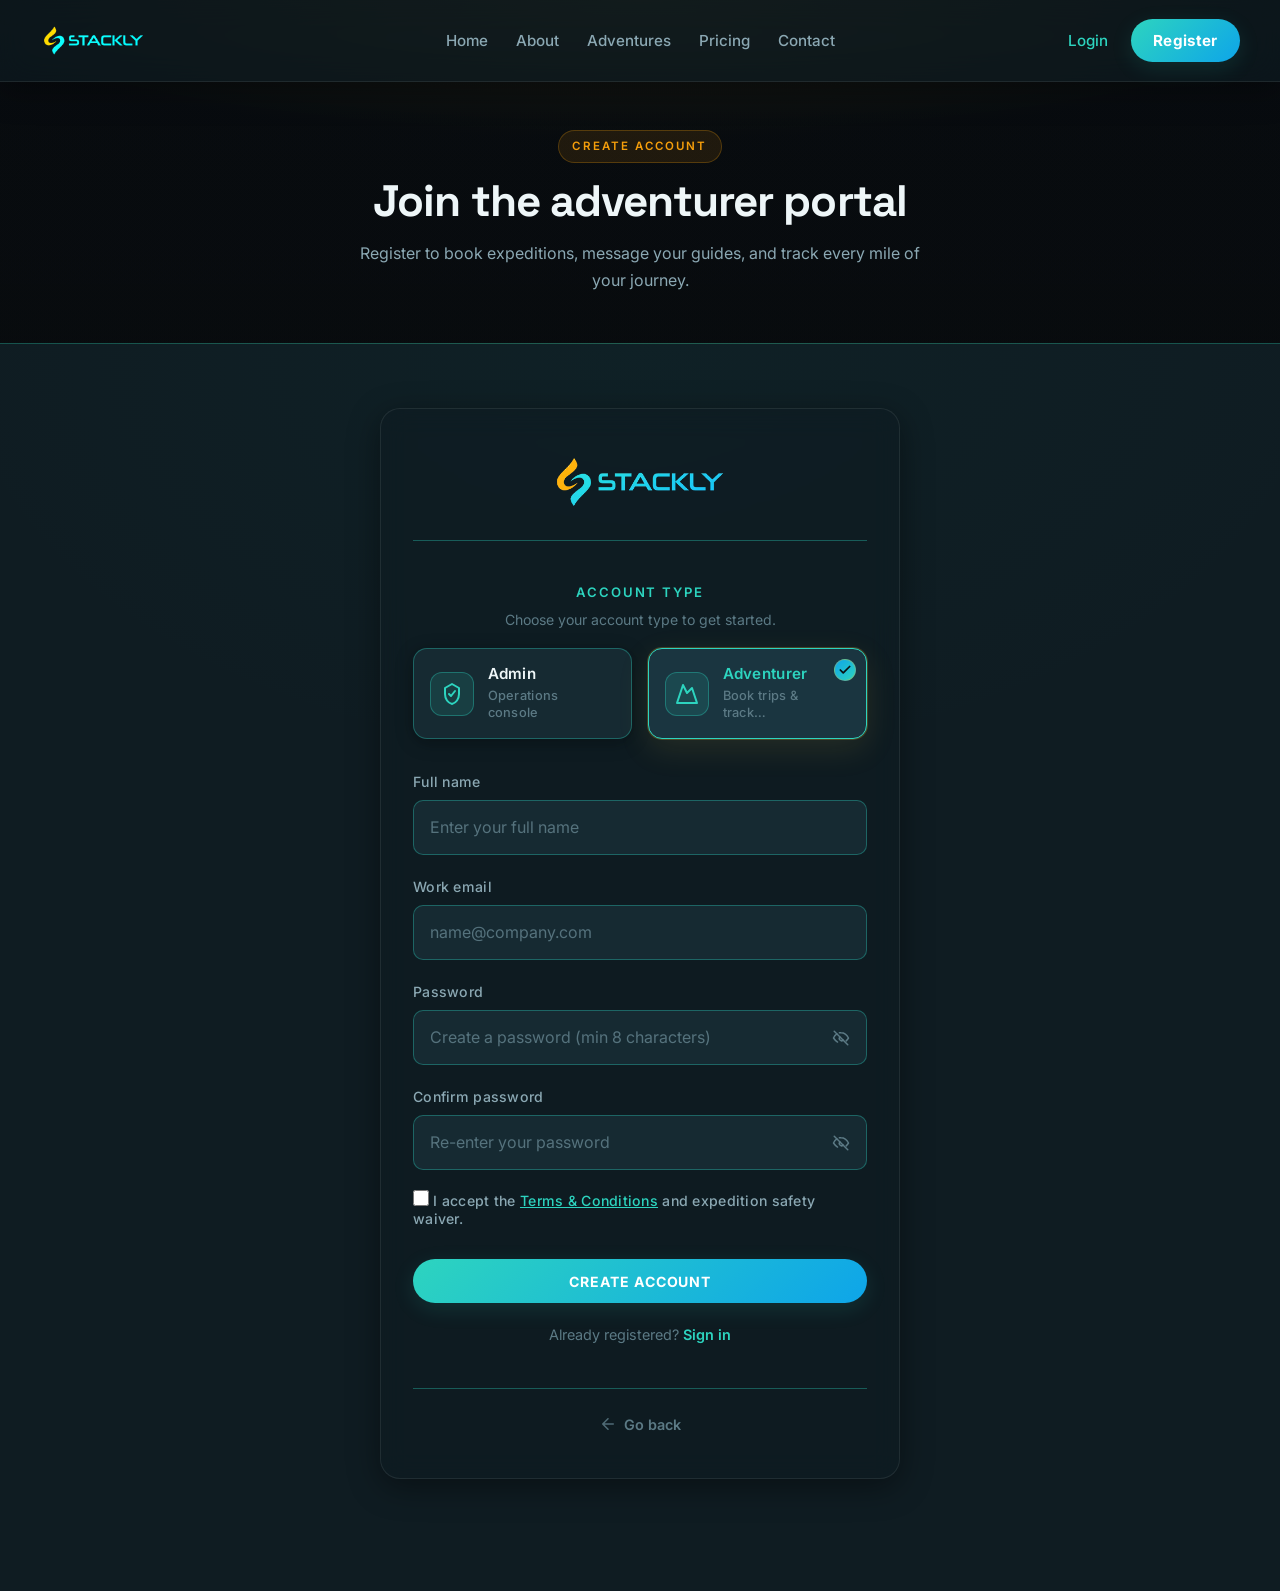
<file: register.html>
<!DOCTYPE html>
<html lang="en">
<head>
  <meta charset="UTF-8">
  <meta name="viewport" content="width=device-width, initial-scale=1.0">
  <meta name="description" content="Create your Stackly Adventure account — join the adventurer portal to book expeditions and track your trips.">
  <meta name="robots" content="noindex, nofollow">
  <meta name="theme-color" content="#0a1214">
  <title>Register — Stackly Adventure</title>
  <link rel="preconnect" href="https://fonts.googleapis.com">
  <link rel="preconnect" href="https://fonts.gstatic.com" crossorigin>
      <link href="https://fonts.googleapis.com/css2?family=Inter:wght@400;500;600;700&family=Space+Grotesk:wght@500;600;700&display=swap" rel="stylesheet">
  <link rel="stylesheet" href="css/style.css">
  <link rel="stylesheet" href="css/responsive.css">
  <link rel="stylesheet" href="css/premium.css">
  <link rel="stylesheet" href="css/premium-responsive.css">
  <link rel="stylesheet" href="https://cdn.jsdelivr.net/npm/aos@2.3.1/dist/aos.css">
</head>
<body class="page-inner page-auth premium-theme">

    <header class="site-header site-header--pro" id="site-header" data-header>
    <div class="container site-header__inner">
      <a class="logo logo--pro" href="index.html" aria-label="Stackly Adventure home">
        <img class="logo__img" src="images/stackly-adventure.webp" alt="Stackly Adventure" width="180" height="44" decoding="async">
      </a>
      <button type="button" class="nav-toggle" id="nav-toggle" aria-expanded="false" aria-controls="nav-wrap" aria-label="Open menu">
        <span class="nav-toggle__bar"></span>
        <span class="nav-toggle__bar"></span>
        <span class="nav-toggle__bar"></span>
      </button>
      <div class="site-header__nav-wrap" id="nav-wrap">
        <div class="site-header__nav-inner">
          <nav class="site-header__nav" aria-label="Main navigation">
            <ul class="nav-list">
              <li><a class="nav-link" href="index.html" data-nav-file="index.html">Home</a></li>
              <li><a class="nav-link" href="about.html" data-nav-file="about.html">About</a></li>
              <li><a class="nav-link" href="services.html" data-nav-file="services.html">Adventures</a></li>
              <li><a class="nav-link" href="pricing.html" data-nav-file="pricing.html">Pricing</a></li>
              <li><a class="nav-link" href="contact.html" data-nav-file="contact.html">Contact</a></li>
            </ul>
          </nav>
          <div class="site-header__actions">
            <a class="btn btn--nav-login" href="login.html" data-nav-file="login.html">Login</a>
            <a class="btn btn--nav-register" href="register.html">Register</a>
          </div>
        </div>
      </div>
    </div>
  </header>

  <main class="site-main">
    <header class="page-hero">
      <div class="container">
        <p class="section__kicker">Create account</p>
        <h1>Join the adventurer portal</h1>
        <p class="lead">Register to book expeditions, message your guides, and track every mile of your journey.</p>
      </div>
    </header>

    <section class="section section--muted auth-section">
      <div class="container register-form__container">
        <form id="register-form" class="form card-surface form--wide register-form" data-validate action="#" method="post" novalidate autocomplete="off">
          <div class="register-form__logo">
            <img class="register-form__logo-img" src="images/stackly-adventure.webp" alt="Stackly Adventure" width="180" height="40" decoding="async">
          </div>

          <div class="register-form__role-wrap">
            <fieldset class="role-fieldset register-form__role-fieldset">
              <legend class="register-form__role-legend">Account type</legend>
              <p class="register-form__role-hint">Choose your account type to get started.</p>
              <div class="register-form__role-grid" role="radiogroup" aria-label="Select account type">
                <label class="register-role-card">
                  <input class="register-role-card__input" type="radio" name="role" value="admin">
                  <span class="register-role-card__surface">
                    <span class="register-role-card__check" aria-hidden="true">
                      <svg viewBox="0 0 24 24" width="14" height="14" fill="none" stroke="currentColor" stroke-width="3" stroke-linecap="round" stroke-linejoin="round"><path d="M20 6L9 17l-5-5"></path></svg>
                    </span>
                    <span class="register-role-card__icon register-role-card__icon--admin" aria-hidden="true">
                      <svg viewBox="0 0 24 24" width="24" height="24" fill="none" stroke="currentColor" stroke-width="2" stroke-linecap="round" stroke-linejoin="round"><path d="M12 2l7 4v6c0 5-3 9-7 10-4-1-7-5-7-10V6l7-4z"></path><path d="M9 12l2 2 4-5"></path></svg>
                    </span>
                    <span class="register-role-card__copy">
                      <span class="register-role-card__title">Admin</span>
                      <span class="register-role-card__desc">Operations console</span>
                    </span>
                  </span>
                </label>
                <label class="register-role-card">
                  <input class="register-role-card__input" type="radio" name="role" value="customer" checked>
                  <span class="register-role-card__surface">
                    <span class="register-role-card__check" aria-hidden="true">
                      <svg viewBox="0 0 24 24" width="14" height="14" fill="none" stroke="currentColor" stroke-width="3" stroke-linecap="round" stroke-linejoin="round"><path d="M20 6L9 17l-5-5"></path></svg>
                    </span>
                    <span class="register-role-card__icon register-role-card__icon--customer" aria-hidden="true">
                      <svg viewBox="0 0 24 24" width="24" height="24" fill="none" stroke="currentColor" stroke-width="2" stroke-linecap="round" stroke-linejoin="round"><path d="M8 3l4 8 5-5 5 15H2L8 3z"></path></svg>
                    </span>
                    <span class="register-role-card__copy">
                      <span class="register-role-card__title">Adventurer</span>
                      <span class="register-role-card__desc">Book trips &amp; track expeditions</span>
                    </span>
                  </span>
                </label>
              </div>
              <span class="field-error">Please select a role.</span>
            </fieldset>
          </div>

          <div class="form-field">
            <label for="reg-name">Full name</label>
            <input id="reg-name" name="name" type="text" autocomplete="off" placeholder="Enter your full name" required>
            <span class="field-error">Please enter your name.</span>
          </div>
          <div class="form-field">
            <label for="reg-email">Work email</label>
            <input id="reg-email" name="email" type="email" autocomplete="off" placeholder="name@company.com" required>
            <span class="field-error">Enter a valid email address.</span>
          </div>
          <div class="form-field">
            <label for="reg-password">Password</label>
            <input id="reg-password" name="password" type="password" autocomplete="off" placeholder="Create a password (min 8 characters)" required minlength="8">
            <span class="field-error">Use at least 8 characters.</span>
          </div>
          <div class="form-field">
            <label for="reg-confirm-password">Confirm password</label>
            <input id="reg-confirm-password" name="confirmPassword" type="password" autocomplete="off" placeholder="Re-enter your password" required minlength="8" data-match="#reg-password">
            <span class="field-error">Passwords do not match.</span>
          </div>
          <div class="form-field form-field--check">
            <label for="reg-terms" class="form-check">
              <input id="reg-terms" name="terms" type="checkbox" required>
              <span>I accept the <a href="404.html" aria-label="Read Terms and Conditions">Terms &amp; Conditions</a> and expedition safety waiver.</span>
            </label>
            <span class="field-error">You must accept the terms to continue.</span>
          </div>

          <button type="submit" class="btn btn--primary btn--block">Create account</button>
          <p id="register-success" class="form-success form-success--center is-hidden" role="status" aria-live="polite">Account created successfully. Redirecting…</p>
          <p class="auth-form__footer-link">Already registered? <a href="login.html">Sign in</a></p>

          <div class="auth-form__go-back">
            <button type="button" class="auth-form__go-back-btn" data-go-back aria-label="Go back to previous page">
              <svg class="auth-form__go-back-arrow" viewBox="0 0 24 24" width="18" height="18" fill="none" stroke="currentColor" stroke-width="2" stroke-linecap="round" stroke-linejoin="round" aria-hidden="true">
                <path d="M19 12H5M12 19l-7-7 7-7"></path>
              </svg>
              <span class="auth-form__go-back-label">Go back</span>
            </button>
          </div>
        </form>
      </div>
    </section>
  </main>

  <script src="https://cdn.jsdelivr.net/npm/aos@2.3.1/dist/aos.js"></script>
  <script src="js/main.js"></script>
</body>
</html>
</file>
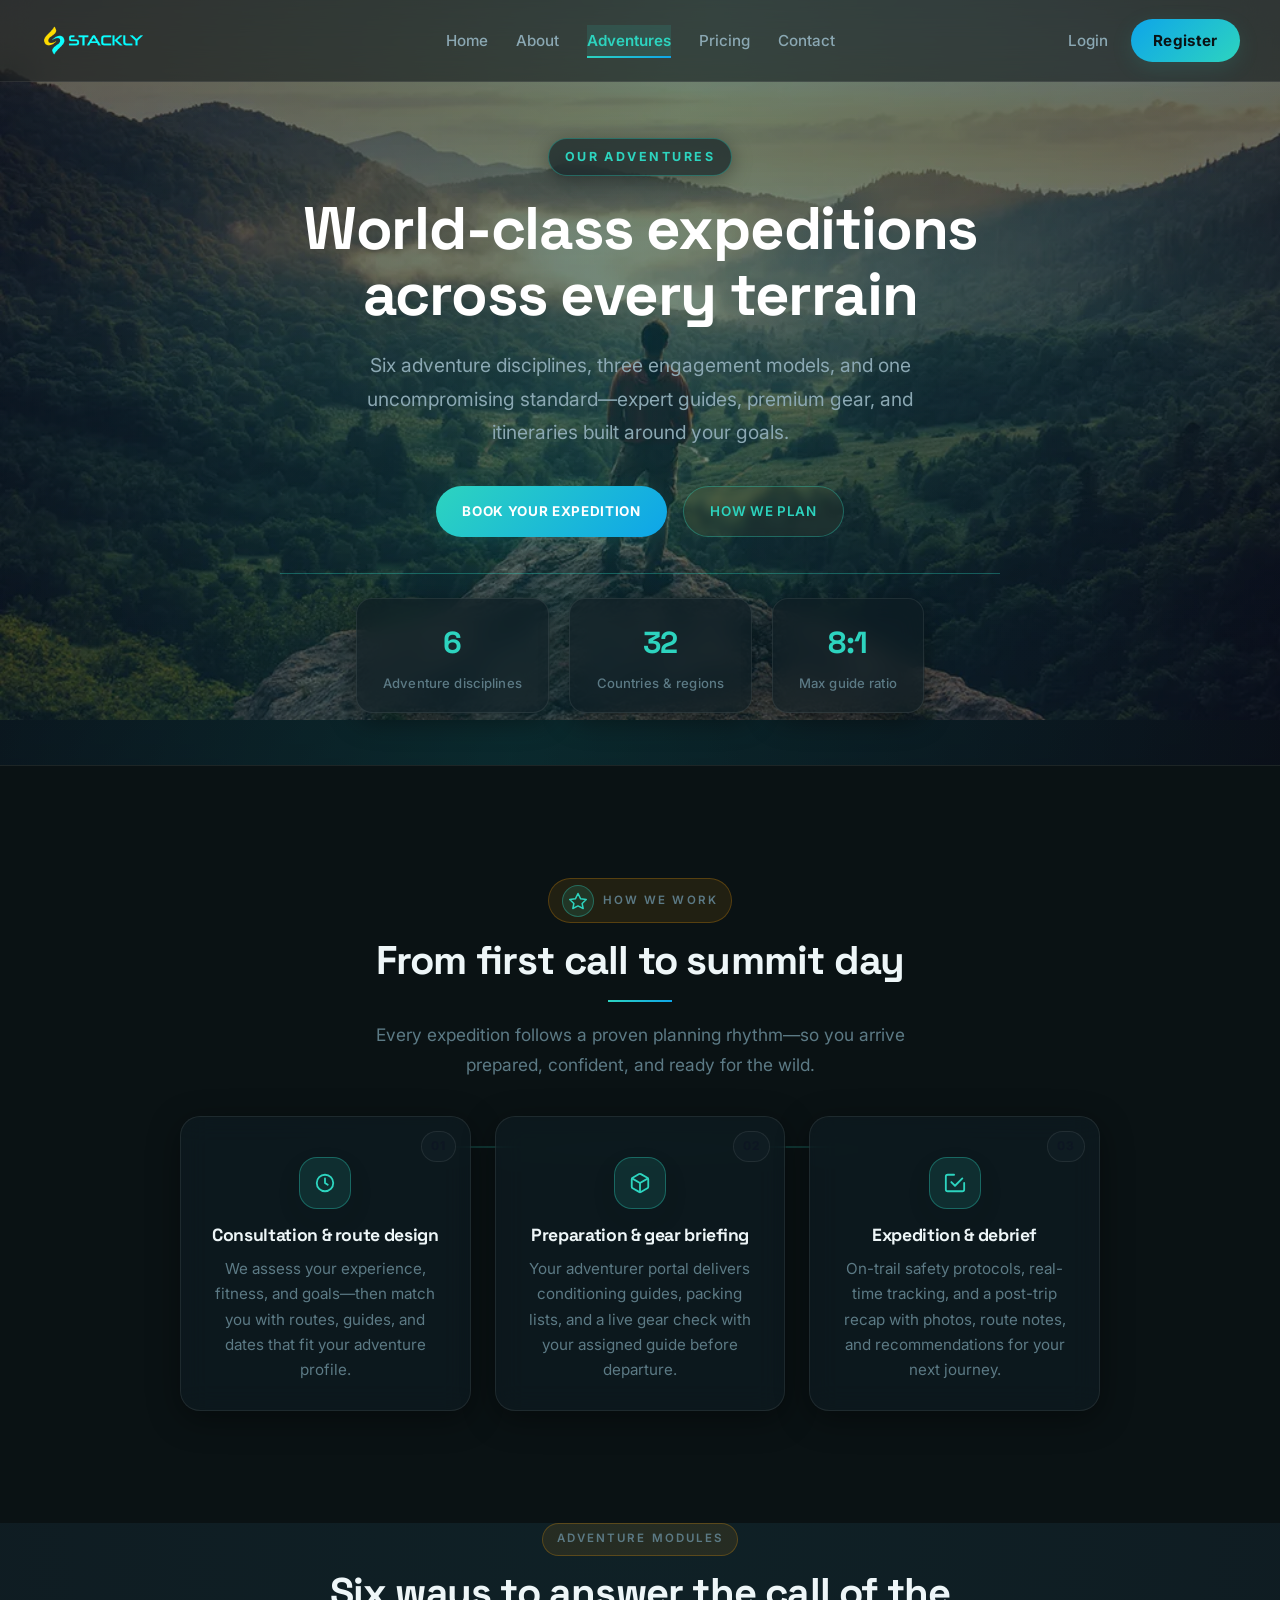
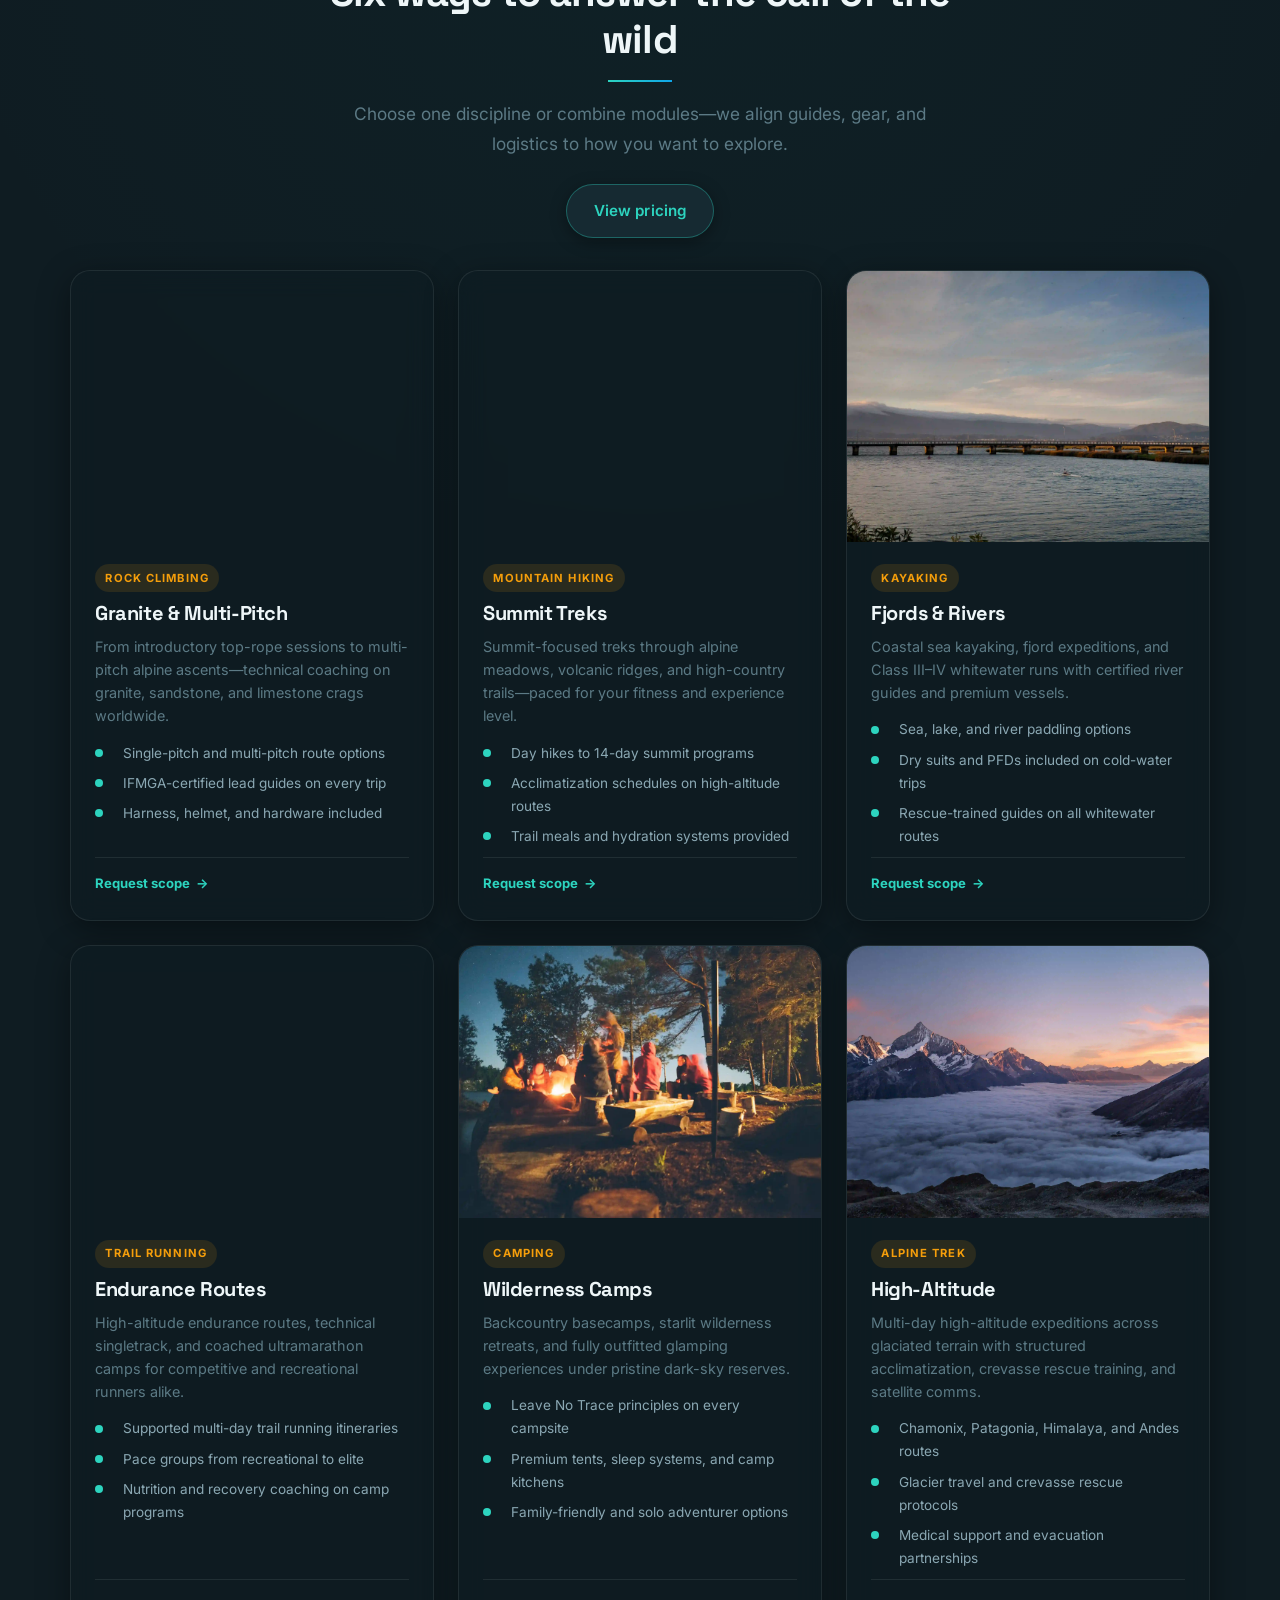
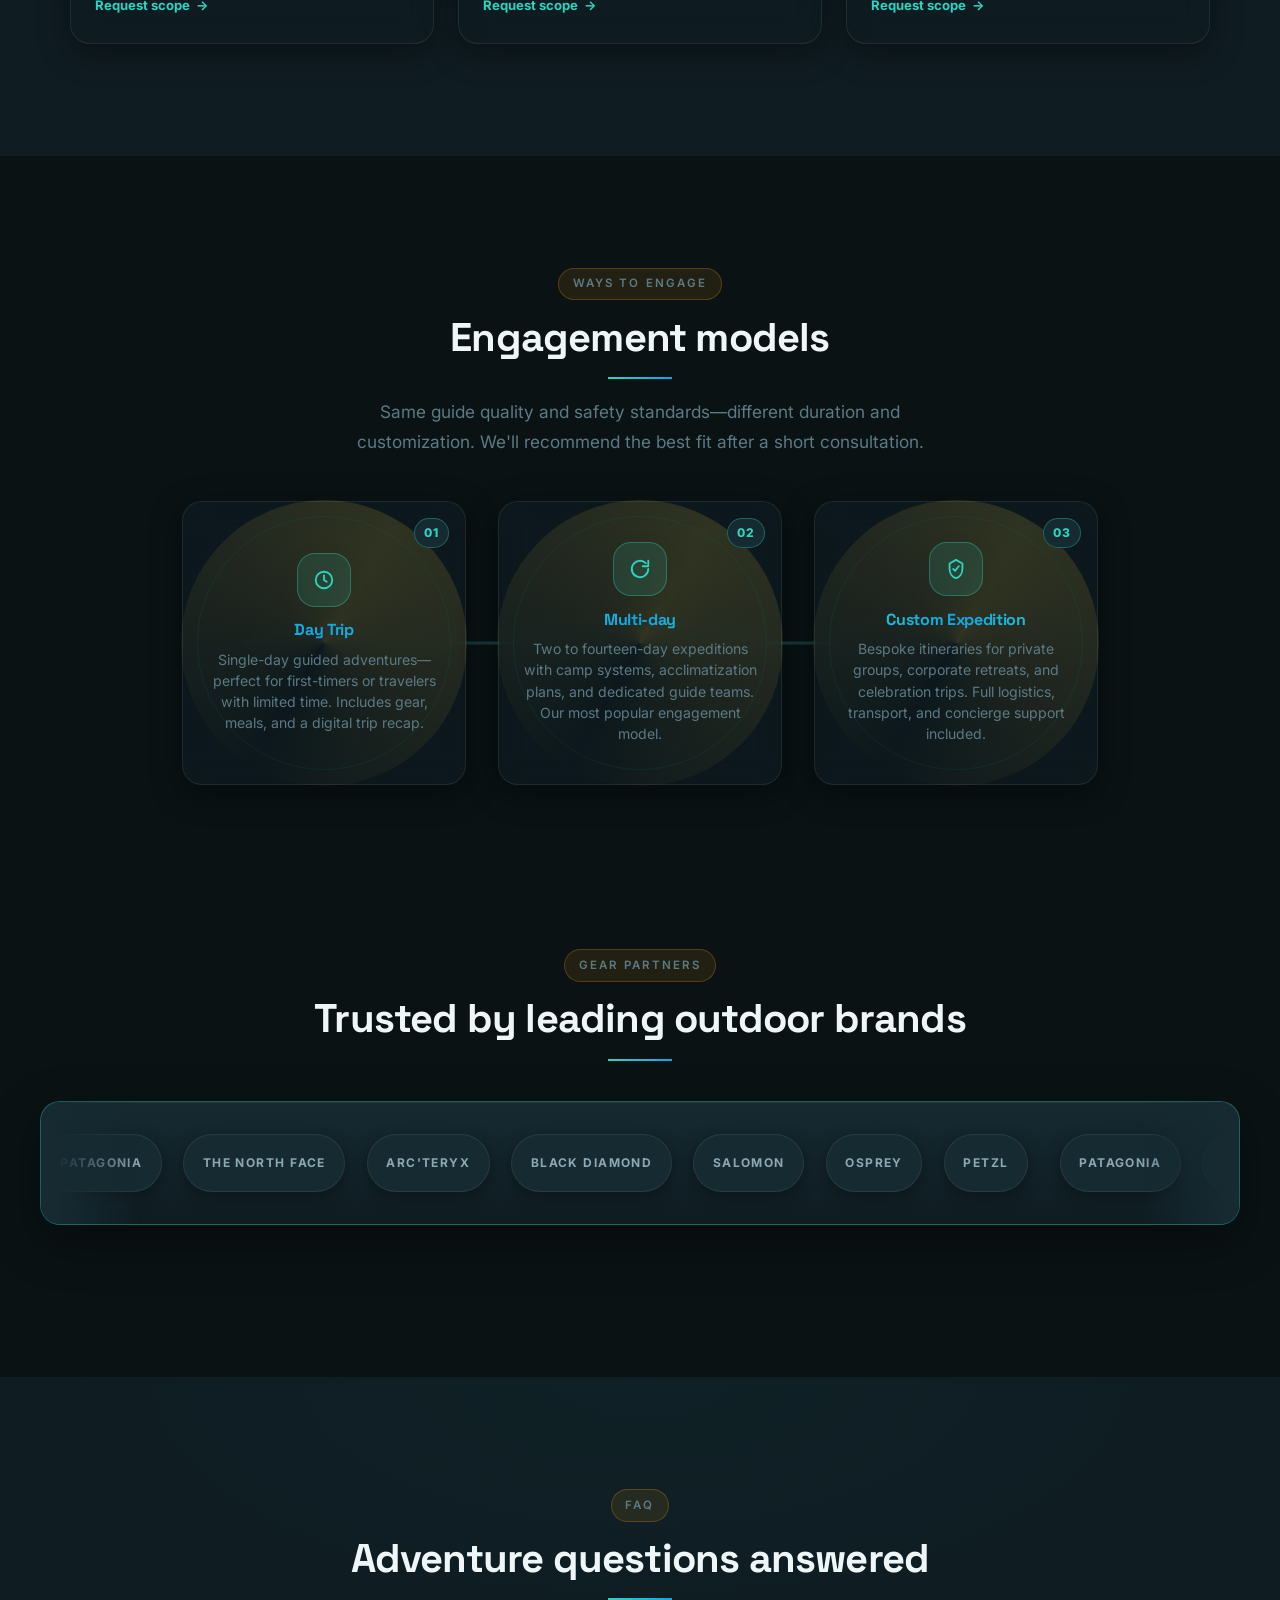
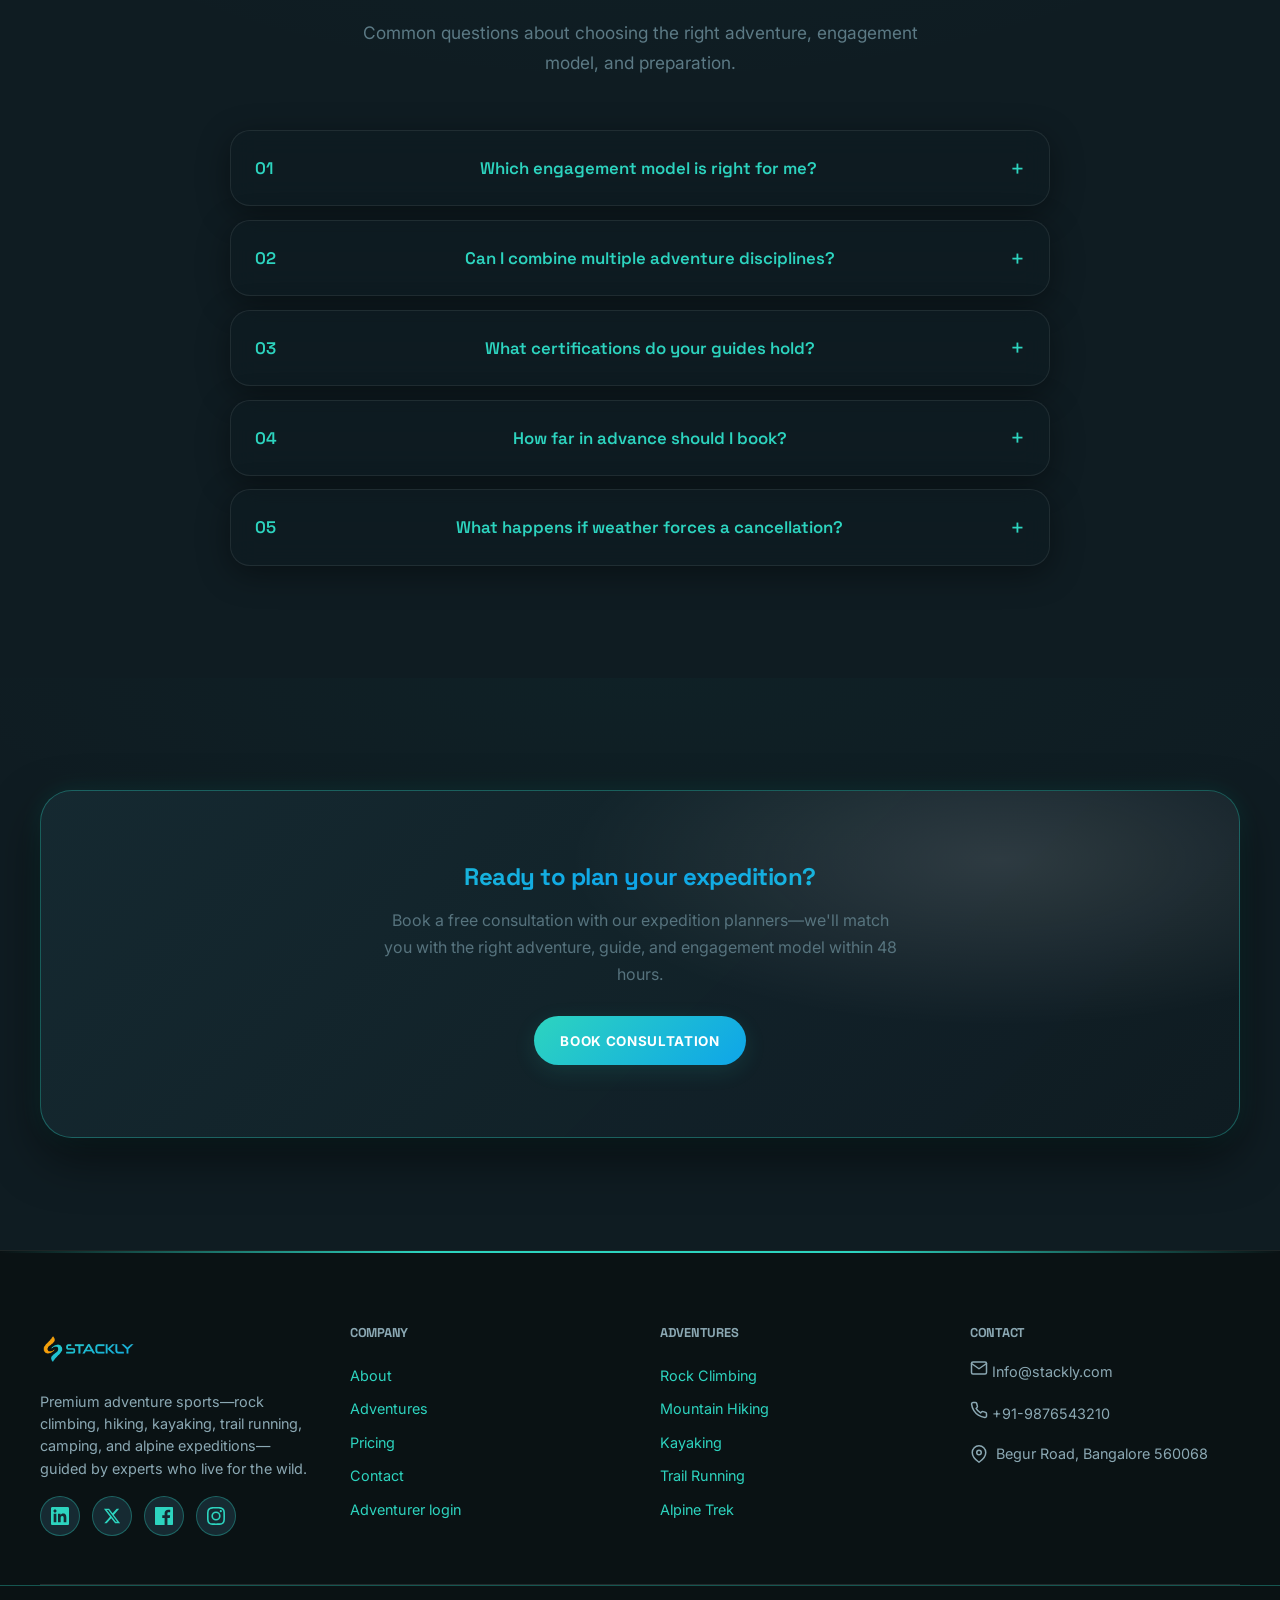
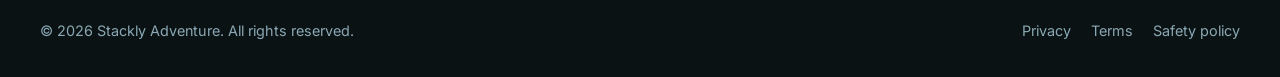
<file: services.html>
<!DOCTYPE html>
<html lang="en">
<head>
  <meta charset="UTF-8">
  <meta name="viewport" content="width=device-width, initial-scale=1.0">
  <meta name="description" content="Stackly Adventure — guided rock climbing, mountain hiking, kayaking, trail running, camping, and alpine trekking expeditions worldwide.">
  <meta name="keywords" content="rock climbing tours, hiking expeditions, kayaking trips, trail running camps, alpine trekking, adventure activities">
  <meta name="author" content="Stackly Adventure">
  <meta name="theme-color" content="#0a1214">
  <title>Adventures — Stackly Adventure</title>
  <link rel="preconnect" href="https://fonts.googleapis.com">
  <link rel="preconnect" href="https://fonts.gstatic.com" crossorigin>
      <link href="https://fonts.googleapis.com/css2?family=Inter:wght@400;500;600;700&family=Space+Grotesk:wght@500;600;700&display=swap" rel="stylesheet">
  <link rel="stylesheet" href="css/style.css">
  <link rel="stylesheet" href="css/responsive.css">
  <link rel="stylesheet" href="css/premium.css">
  <link rel="stylesheet" href="css/premium-responsive.css">
  <link rel="stylesheet" href="https://cdn.jsdelivr.net/npm/aos@2.3.1/dist/aos.css">
</head>
<body class="page-inner page-hero-overlay premium-theme">

    <header class="site-header site-header--pro" id="site-header" data-header>
    <div class="container site-header__inner">
      <a class="logo logo--pro" href="index.html" aria-label="Stackly Adventure home">
        <img class="logo__img" src="images/stackly-adventure.webp" alt="Stackly Adventure" width="180" height="44" decoding="async">
      </a>
      <button type="button" class="nav-toggle" id="nav-toggle" aria-expanded="false" aria-controls="nav-wrap" aria-label="Open menu">
        <span class="nav-toggle__bar"></span>
        <span class="nav-toggle__bar"></span>
        <span class="nav-toggle__bar"></span>
      </button>
      <div class="site-header__nav-wrap" id="nav-wrap">
        <div class="site-header__nav-inner">
          <nav class="site-header__nav" aria-label="Main navigation">
            <ul class="nav-list">
              <li><a class="nav-link" href="index.html" data-nav-file="index.html">Home</a></li>
              <li><a class="nav-link" href="about.html" data-nav-file="about.html">About</a></li>
              <li><a class="nav-link" href="services.html" data-nav-file="services.html">Adventures</a></li>
              <li><a class="nav-link" href="pricing.html" data-nav-file="pricing.html">Pricing</a></li>
              <li><a class="nav-link" href="contact.html" data-nav-file="contact.html">Contact</a></li>
            </ul>
          </nav>
          <div class="site-header__actions">
            <a class="btn btn--nav-login" href="login.html" data-nav-file="login.html">Login</a>
            <a class="btn btn--nav-register" href="register.html">Register</a>
          </div>
        </div>
      </div>
    </div>
  </header>

  <main class="site-main">

    <section class="hero-premium hero-premium--inner hero-premium--services inner-hero-pro" id="hero" aria-labelledby="services-hero-title">
      <div class="hero-premium__media" aria-hidden="true">
        <img src="images/adventure-hero-image.webp" alt="" width="1920" height="800" loading="lazy" decoding="async">
        <div class="hero-premium__overlay"></div>
      </div>
      <div class="container hero-premium__content">
        <span class="hero-premium__kicker" data-aos="fade-up">Our adventures</span>
        <h1 id="services-hero-title" data-aos="fade-up" data-aos-delay="100">World-class expeditions across every terrain</h1>
        <p class="lead" data-aos="fade-up" data-aos-delay="200">Six adventure disciplines, three engagement models, and one uncompromising standard—expert guides, premium gear, and itineraries built around your goals.</p>
        <div class="hero-premium__actions" data-aos="fade-up" data-aos-delay="300">
          <a class="btn btn--primary" href="404.html">Book Your Expedition</a>
          <a class="btn btn--outline-light" href="404.html">How we plan</a>
        </div>
        <div class="hero-premium__stats-row" data-aos="fade-up" data-aos-delay="400">
          <div class="hero-stat">
            <strong>6</strong>
            <span>Adventure disciplines</span>
          </div>
          <div class="hero-stat">
            <strong>32</strong>
            <span>Countries &amp; regions</span>
          </div>
          <div class="hero-stat">
            <strong>8:1</strong>
            <span>Max guide ratio</span>
          </div>
        </div>
      </div>
    </section>

    <section class="section" id="how-we-work">
      <div class="container">
        <header class="section__head section__head--center section__head--spaced">
          <p class="section__kicker" data-aos="fade-up">
            <span class="hw-logo" aria-hidden="true">
              <svg viewBox="0 0 24 24" width="18" height="18" fill="none" stroke="currentColor" stroke-width="2" stroke-linecap="round" stroke-linejoin="round" aria-hidden="true">
                <path d="M12 2l3.5 7.1L23 10l-5.5 5.3L18.9 22 12 18.6 5.1 22l1.4-6.7L1 10l7.5-.9L12 2z"></path>
              </svg>
            </span>
            How we work
          </p>
          <h2 class="section__title" data-aos="fade-up" data-aos-delay="100">From first call to summit day</h2>
          <p class="section__lead" data-aos="fade-up" data-aos-delay="200">Every expedition follows a proven planning rhythm—so you arrive prepared, confident, and ready for the wild.</p>
        </header>
        <div class="content-cards hw-steps">
          <article class="card-surface hw-step" data-aos="fade-up" data-aos-delay="0">
            <span class="hw-step__badge" aria-hidden="true">01</span>
            <div class="hw-step__icon" aria-hidden="true">
              <svg viewBox="0 0 24 24" width="22" height="22" fill="none" stroke="currentColor" stroke-width="2" stroke-linecap="round" stroke-linejoin="round" aria-hidden="true">
                <circle cx="12" cy="12" r="9"></circle>
                <path d="M12 7v5l3 2"></path>
              </svg>
            </div>
            <h3>Consultation &amp; route design</h3>
            <p>We assess your experience, fitness, and goals—then match you with routes, guides, and dates that fit your adventure profile.</p>
          </article>

          <article class="card-surface hw-step" data-aos="fade-up" data-aos-delay="100">
            <span class="hw-step__badge" aria-hidden="true">02</span>
            <div class="hw-step__icon" aria-hidden="true">
              <svg viewBox="0 0 24 24" width="22" height="22" fill="none" stroke="currentColor" stroke-width="2" stroke-linecap="round" stroke-linejoin="round" aria-hidden="true">
                <path d="M21 16V8a2 2 0 0 0-1-1.73l-7-4a2 2 0 0 0-2 0l-7 4A2 2 0 0 0 3 8v8a2 2 0 0 0 1 1.73l7 4a2 2 0 0 0 2 0l7-4A2 2 0 0 0 21 16z"></path>
                <path d="M3.27 6.96L12 12.01l8.73-5.05M12 22.08V12"></path>
              </svg>
            </div>
            <h3>Preparation &amp; gear briefing</h3>
            <p>Your adventurer portal delivers conditioning guides, packing lists, and a live gear check with your assigned guide before departure.</p>
          </article>

          <article class="card-surface hw-step" data-aos="fade-up" data-aos-delay="200">
            <span class="hw-step__badge" aria-hidden="true">03</span>
            <div class="hw-step__icon" aria-hidden="true">
              <svg viewBox="0 0 24 24" width="22" height="22" fill="none" stroke="currentColor" stroke-width="2" stroke-linecap="round" stroke-linejoin="round" aria-hidden="true">
                <path d="M20 7l-8 8-4-4"></path>
                <path d="M22 12v7a2 2 0 0 1-2 2H4a2 2 0 0 1-2-2V5a2 2 0 0 1 2-2h7"></path>
              </svg>
            </div>
            <h3>Expedition &amp; debrief</h3>
            <p>On-trail safety protocols, real-time tracking, and a post-trip recap with photos, route notes, and recommendations for your next journey.</p>
          </article>
        </div>
      </div>
    </section>

    <section class="section section--muted section--flush-top" id="adventure-modules">
      <div class="container">
        <header class="section__head section__head--center section__head--spaced">
          <p class="section__kicker" data-aos="fade-up">Adventure modules</p>
          <h2 class="section__title" data-aos="fade-up" data-aos-delay="100">Six ways to answer the call of the wild</h2>
          <p class="section__lead" data-aos="fade-up" data-aos-delay="200">Choose one discipline or combine modules—we align guides, gear, and logistics to how you want to explore.</p>
          <a class="section__head-cta btn btn--outline-dark" href="404.html" data-aos="fade-up" data-aos-delay="250">View pricing</a>
        </header>
        <div class="expedition-grid module-grid">
          <article class="module-card expedition-card" id="rock-climbing" data-aos="fade-up" data-aos-delay="0">
           
              <img src="images/rock-climbing.webp" width="800" height="600" alt="Rock climber on a granite wall at sunrise" loading="lazy" decoding="async">
          
            <div class="expedition-card__content">
              <span class="expedition-card__tag">Rock Climbing</span>
              <h3>Granite &amp; Multi-Pitch</h3>
              <p>From introductory top-rope sessions to multi-pitch alpine ascents—technical coaching on granite, sandstone, and limestone crags worldwide.</p>
              <ul class="check-list module-card__features">
                <li>Single-pitch and multi-pitch route options</li>
                <li>IFMGA-certified lead guides on every trip</li>
                <li>Harness, helmet, and hardware included</li>
              </ul>
              <a class="expedition-card__cta" href="404.html">Request scope <span aria-hidden="true">→</span></a>
            </div>
          </article>

          <article class="module-card expedition-card" id="mountain-hiking" data-aos="fade-up" data-aos-delay="100">
           
              <img src="images/trekking.webp" width="800" height="600" alt="Hikers crossing an alpine ridge" loading="lazy" decoding="async">
          
            <div class="expedition-card__content">
              <span class="expedition-card__tag">Mountain Hiking</span>
              <h3>Summit Treks</h3>
              <p>Summit-focused treks through alpine meadows, volcanic ridges, and high-country trails—paced for your fitness and experience level.</p>
              <ul class="check-list module-card__features">
                <li>Day hikes to 14-day summit programs</li>
                <li>Acclimatization schedules on high-altitude routes</li>
                <li>Trail meals and hydration systems provided</li>
              </ul>
              <a class="expedition-card__cta" href="404.html">Request scope <span aria-hidden="true">→</span></a>
            </div>
          </article>

          <article class="module-card expedition-card" id="kayaking" data-aos="fade-up" data-aos-delay="200">
           
              <img src="images/river-cross.webp" width="800" height="600" alt="Kayakers on a coastal inlet" loading="lazy" decoding="async">
        
            <div class="expedition-card__content">
              <span class="expedition-card__tag">Kayaking</span>
              <h3>Fjords &amp; Rivers</h3>
              <p>Coastal sea kayaking, fjord expeditions, and Class III–IV whitewater runs with certified river guides and premium vessels.</p>
              <ul class="check-list module-card__features">
                <li>Sea, lake, and river paddling options</li>
                <li>Dry suits and PFDs included on cold-water trips</li>
                <li>Rescue-trained guides on all whitewater routes</li>
              </ul>
              <a class="expedition-card__cta" href="404.html">Request scope <span aria-hidden="true">→</span></a>
            </div>
          </article>

          <article class="module-card expedition-card" id="trail-running" data-aos="fade-up" data-aos-delay="300">
            
              <img src="images/trial-run.webp" width="800" height="600" alt="Trail runner on a mountain path" loading="lazy" decoding="async">

            <div class="expedition-card__content">
              <span class="expedition-card__tag">Trail Running</span>
              <h3>Endurance Routes</h3>
              <p>High-altitude endurance routes, technical singletrack, and coached ultramarathon camps for competitive and recreational runners alike.</p>
              <ul class="check-list module-card__features">
                <li>Supported multi-day trail running itineraries</li>
                <li>Pace groups from recreational to elite</li>
                <li>Nutrition and recovery coaching on camp programs</li>
              </ul>
              <a class="expedition-card__cta" href="404.html">Request scope <span aria-hidden="true">→</span></a>
            </div>
          </article>

          <article class="module-card expedition-card" id="camping" data-aos="fade-up" data-aos-delay="400">
         
              <img src="images/camping.webp" width="800" height="600" alt="Backcountry camp under mountain stars" loading="lazy" decoding="async">
          
            <div class="expedition-card__content">
              <span class="expedition-card__tag">Camping</span>
              <h3>Wilderness Camps</h3>
              <p>Backcountry basecamps, starlit wilderness retreats, and fully outfitted glamping experiences under pristine dark-sky reserves.</p>
              <ul class="check-list module-card__features">
                <li>Leave No Trace principles on every campsite</li>
                <li>Premium tents, sleep systems, and camp kitchens</li>
                <li>Family-friendly and solo adventurer options</li>
              </ul>
              <a class="expedition-card__cta" href="404.html">Request scope <span aria-hidden="true">→</span></a>
            </div>
          </article>

          <article class="module-card expedition-card" id="alpine-trek" data-aos="fade-up" data-aos-delay="500">

              <img src="images/alpine-trek.webp" width="800" height="600" alt="Alpine trekkers on a snowy mountain pass" loading="lazy" decoding="async">
       
            <div class="expedition-card__content">
              <span class="expedition-card__tag">Alpine Trek</span>
              <h3>High-Altitude</h3>
              <p>Multi-day high-altitude expeditions across glaciated terrain with structured acclimatization, crevasse rescue training, and satellite comms.</p>
              <ul class="check-list module-card__features">
                <li>Chamonix, Patagonia, Himalaya, and Andes routes</li>
                <li>Glacier travel and crevasse rescue protocols</li>
                <li>Medical support and evacuation partnerships</li>
              </ul>
              <a class="expedition-card__cta" href="404.html">Request scope <span aria-hidden="true">→</span></a>
            </div>
          </article>
        </div>
      </div>
    </section>

    <section class="section" id="engagement-models">
      <div class="container">
        <header class="section__head section__head--center section__head--compact">
          <p class="section__kicker" data-aos="fade-up">Ways to engage</p>
          <h2 class="section__title" data-aos="fade-up" data-aos-delay="100">Engagement models</h2>
          <p class="section__lead" data-aos="fade-up" data-aos-delay="200">Same guide quality and safety standards—different duration and customization. We'll recommend the best fit after a short consultation.</p>
        </header>
        <div class="engagement-circle engagement-circle--spaced" aria-label="Adventure engagement models">
          <div class="engagement-circle__ring" aria-hidden="true"></div>

          <article class="card-surface engagement-circle__item engagement-circle__item--top" data-aos="fade-up" data-aos-delay="0">
            <span class="engagement-circle__badge" aria-hidden="true">01</span>
            <div class="engagement-circle__icon" aria-hidden="true">
              <svg viewBox="0 0 24 24" width="22" height="22" fill="none" stroke="currentColor" stroke-width="2" stroke-linecap="round" stroke-linejoin="round" aria-hidden="true">
                <circle cx="12" cy="12" r="9"></circle>
                <path d="M12 7v5l3 2"></path>
              </svg>
            </div>
            <h3>Day Trip</h3>
            <p>Single-day guided adventures—perfect for first-timers or travelers with limited time. Includes gear, meals, and a digital trip recap.</p>
          </article>

          <article class="card-surface engagement-circle__item engagement-circle__item--right" data-aos="fade-up" data-aos-delay="100">
            <span class="engagement-circle__badge" aria-hidden="true">02</span>
            <div class="engagement-circle__icon" aria-hidden="true">
              <svg viewBox="0 0 24 24" width="22" height="22" fill="none" stroke="currentColor" stroke-width="2" stroke-linecap="round" stroke-linejoin="round" aria-hidden="true">
                <path d="M21 12a9 9 0 1 1-2.64-6.36"></path>
                <path d="M21 3v6h-6"></path>
              </svg>
            </div>
            <h3>Multi-day</h3>
            <p>Two to fourteen-day expeditions with camp systems, acclimatization plans, and dedicated guide teams. Our most popular engagement model.</p>
          </article>

          <article class="card-surface engagement-circle__item engagement-circle__item--left" data-aos="fade-up" data-aos-delay="200">
            <span class="engagement-circle__badge" aria-hidden="true">03</span>
            <div class="engagement-circle__icon" aria-hidden="true">
              <svg viewBox="0 0 24 24" width="22" height="22" fill="none" stroke="currentColor" stroke-width="2" stroke-linecap="round" stroke-linejoin="round" aria-hidden="true">
                <path d="M12 2l7 4v6c0 5-3 9-7 10-4-1-7-5-7-10V6l7-4z"></path>
                <path d="M9 12l2 2 4-5"></path>
              </svg>
            </div>
            <h3>Custom Expedition</h3>
            <p>Bespoke itineraries for private groups, corporate retreats, and celebration trips. Full logistics, transport, and concierge support included.</p>
          </article>
        </div>
      </div>
    </section>

    <section class="section section--compact-top" id="clients">
      <div class="container">
        <header class="section__head section__head--center">
          <p class="section__kicker" data-aos="fade-up">Gear partners</p>
          <h2 class="section__title" data-aos="fade-up" data-aos-delay="100">Trusted by leading outdoor brands</h2>
        </header>
        <div class="logo-marquee" aria-label="Outdoor gear partner logos">
          <div class="logo-marquee__fade logo-marquee__fade--left" aria-hidden="true"></div>
          <div class="logo-marquee__fade logo-marquee__fade--right" aria-hidden="true"></div>
          <div class="logo-marquee__track" data-marquee>
            <div class="logo-marquee__group">
              <span class="partner-pill">Patagonia</span>
              <span class="partner-pill">The North Face</span>
              <span class="partner-pill">Arc'teryx</span>
              <span class="partner-pill">Black Diamond</span>
              <span class="partner-pill">Salomon</span>
              <span class="partner-pill">Osprey</span>
              <span class="partner-pill">Petzl</span>
            </div>
            <div class="logo-marquee__group" aria-hidden="true">
              <span class="partner-pill">Patagonia</span>
              <span class="partner-pill">The North Face</span>
              <span class="partner-pill">Arc'teryx</span>
              <span class="partner-pill">Black Diamond</span>
              <span class="partner-pill">Salomon</span>
              <span class="partner-pill">Osprey</span>
              <span class="partner-pill">Petzl</span>
            </div>
          </div>
        </div>
      </div>
    </section>

    <section class="section section--muted section--spaced-top" id="faq">
      <div class="container container--narrow">
        <header class="section__head section__head--center">
          <p class="section__kicker" data-aos="fade-up">FAQ</p>
          <h2 class="section__title" data-aos="fade-up" data-aos-delay="100">Adventure questions answered</h2>
          <p class="section__lead" data-aos="fade-up" data-aos-delay="200">Common questions about choosing the right adventure, engagement model, and preparation.</p>
        </header>
        <div class="faq-list" data-faq data-aos="fade-up" data-aos-delay="300">
          <div class="faq-item">
            <button type="button" class="faq-item__trigger" aria-expanded="false" data-faq-trigger>Which engagement model is right for me?</button>
            <div class="faq-item__panel" data-faq-panel>
              <div class="faq-item__panel-inner">Day Trips suit first-timers and tight schedules. Multi-day expeditions are ideal for immersive wilderness experiences with camp systems and acclimatization. Custom Expeditions are best for private groups, corporate retreats, or fully bespoke international itineraries.</div>
            </div>
          </div>
          <div class="faq-item">
            <button type="button" class="faq-item__trigger" aria-expanded="false" data-faq-trigger>Can I combine multiple adventure disciplines?</button>
            <div class="faq-item__panel" data-faq-panel>
              <div class="faq-item__panel-inner">Yes. Many adventurers pair hiking with camping, or climbing with trail running during acclimatization days. We design modular itineraries that blend disciplines while keeping safety protocols consistent across every activity.</div>
            </div>
          </div>
          <div class="faq-item">
            <button type="button" class="faq-item__trigger" aria-expanded="false" data-faq-trigger>What certifications do your guides hold?</button>
            <div class="faq-item__panel" data-faq-panel>
              <div class="faq-item__panel-inner">Alpine guides hold IFMGA certification. River guides are ACA or BCU qualified. All lead guides maintain Wilderness First Responder or higher medical credentials, with annual rescue and terrain refresher training.</div>
            </div>
          </div>
          <div class="faq-item">
            <button type="button" class="faq-item__trigger" aria-expanded="false" data-faq-trigger>How far in advance should I book?</button>
            <div class="faq-item__panel" data-faq-panel>
              <div class="faq-item__panel-inner">Popular alpine routes and peak-season kayaking fill 3–6 months ahead. Day trips often have availability within two weeks. Custom expeditions require 8–12 weeks for route planning, permits, and gear allocation.</div>
            </div>
          </div>
          <div class="faq-item">
            <button type="button" class="faq-item__trigger" aria-expanded="false" data-faq-trigger>What happens if weather forces a cancellation?</button>
            <div class="faq-item__panel" data-faq-panel>
              <div class="faq-item__panel-inner">Safety is non-negotiable. If conditions are unsafe, we reschedule at no charge or issue full expedition credit. Guides monitor forecasts 72 hours before departure and communicate decisions through your adventurer portal.</div>
            </div>
          </div>
        </div>
      </div>
    </section>

    <section class="section section--muted" id="services-cta">
      <div class="container">
        <div class="cta-band" data-aos="fade-up">
          <h2>Ready to plan your expedition?</h2>
          <p>Book a free consultation with our expedition planners—we'll match you with the right adventure, guide, and engagement model within 48 hours.</p>
          <a class="btn btn--primary" href="404.html">Book consultation</a>
        </div>
      </div>
    </section>
  </main>

    <footer class="footer-premium footer-premium--pro" id="site-footer">
   
    <div class="container footer-premium__grid">
      <div class="footer-brand">
        <a class="logo logo--pro" href="index.html" aria-label="Stackly Adventure home">
          <img class="logo__img" src="images/stackly-adventure.webp" alt="Stackly Adventure" width="180" height="44" decoding="async">
        </a>
        <p>Premium adventure sports—rock climbing, hiking, kayaking, trail running, camping, and alpine expeditions—guided by experts who live for the wild.</p>
        <div class="footer-social">
          <a href="404.html" aria-label="LinkedIn"><svg viewBox="0 0 24 24" aria-hidden="true"><path d="M20.447 20.452h-3.554v-5.569c0-1.328-.027-3.037-1.852-3.037-1.853 0-2.136 1.445-2.136 2.939v5.667H9.351V9h3.414v1.561h.046c.477-.9 1.637-1.85 3.37-1.85 3.601 0 4.267 2.37 4.267 5.455v6.286zM5.337 7.433c-1.144 0-2.063-.926-2.063-2.065 0-1.138.92-2.063 2.063-2.063 1.14 0 2.064.925 2.064 2.063 0 1.139-.925 2.065-2.064 2.065zm1.782 13.019H3.555V9h3.564v11.452zM22.225 0H1.771C.792 0 0 .774 0 1.729v20.542C0 23.227.792 24 1.771 24h20.451C23.2 24 24 23.227 24 22.271V1.729C24 .774 23.2 0 22.222 0h.003z"/></svg></a>
          <a href="404.html" aria-label="Twitter"><svg viewBox="0 0 24 24" aria-hidden="true"><path d="M18.244 2.25h3.308l-7.227 8.26 8.502 11.24H16.17l-5.214-6.817L4.99 21.75H1.68l7.73-8.835L1.254 2.25H8.08l4.713 6.231zm-1.161 17.52h1.833L7.084 4.126H5.117z"/></svg></a>
          <a href="404.html" aria-label="Facebook"><svg viewBox="0 0 24 24" aria-hidden="true"><path d="M22.675 0H1.325C.593 0 0 .593 0 1.325v21.351C0 23.407.593 24 1.325 24H12.82v-9.294H9.692v-3.622h3.128V8.413c0-3.1 1.893-4.788 4.659-4.788 1.325 0 2.463.099 2.795.143v3.24l-1.918.001c-1.504 0-1.795.715-1.795 1.763v2.313h3.587l-.467 3.622h-3.12V24h6.116c.73 0 1.323-.593 1.323-1.325V1.325C24 .593 23.407 0 22.675 0z"/></svg></a>
          <a href="404.html" aria-label="Instagram"><svg viewBox="0 0 24 24" aria-hidden="true"><path d="M12 2.163c3.204 0 3.584.012 4.85.07 3.252.148 4.771 1.691 4.919 4.919.058 1.265.069 1.645.069 4.849 0 3.205-.012 3.584-.069 4.849-.149 3.225-1.664 4.771-4.919 4.919-1.266.058-1.644.07-4.85.07-3.204 0-3.584-.012-4.849-.07-3.26-.149-4.771-1.699-4.919-4.92-.058-1.265-.07-1.644-.07-4.849 0-3.204.013-3.583.07-4.849.149-3.227 1.664-4.771 4.919-4.919 1.266-.057 1.645-.069 4.849-.069zM12 0C8.741 0 8.333.014 7.053.072 2.695.272.273 2.69.073 7.052.014 8.333 0 8.741 0 12c0 3.259.014 3.668.072 4.948.2 4.358 2.618 6.78 6.98 6.98 1.281.058 1.689.072 4.948.072 3.259 0 3.668-.014 4.948-.072 4.354-.2 6.782-2.618 6.979-6.98.059-1.28.073-1.689.073-4.948 0-3.259-.014-3.667-.072-4.947-.196-4.354-2.617-6.78-6.979-6.98C15.668.014 15.259 0 12 0zm0 5.838a6.162 6.162 0 100 12.324 6.162 6.162 0 000-12.324zM12 16a4 4 0 110-8 4 4 0 010 8zm6.406-11.845a1.44 1.44 0 110 2.881 1.44 1.44 0 010-2.881z"/></svg></a>
        </div>
      </div>
      <div>
        <h4>Company</h4>
        <ul>
           <li><a href="about.html">About</a></li>
          <li><a href="services.html">Adventures</a></li>
          <li><a href="pricing.html">Pricing</a></li>
          <li><a href="contact.html">Contact</a></li>
          <li><a href="login.html">Adventurer login</a></li>
        </ul>
      </div>
      <div>
        <h4>Adventures</h4>
        <ul>
          <li><a href="404.html">Rock Climbing</a></li>
          <li><a href="404.html">Mountain Hiking</a></li>
          <li><a href="404.html">Kayaking</a></li>
          <li><a href="404.html">Trail Running</a></li>
          <li><a href="404.html">Alpine Trek</a></li>
        </ul>
      </div>
      <div class="footer-contact">
        <h4>Contact</h4>
        <address class="footer-contact__addr">
          <p class="footer-contact__row footer-contact__row--email">
            <a href="mailto:hello@stacklyadventure.com" class="footer-contact__email">
              <svg class="footer-contact__icon" width="18" height="18" viewBox="0 0 24 24" fill="none" stroke="currentColor" stroke-width="2" stroke-linecap="round" stroke-linejoin="round" aria-hidden="true"><path d="M4 4h16c1.1 0 2 .9 2 2v12c0 1.1-.9 2-2 2H4c-1.1 0-2-.9-2-2V6c0-1.1.9-2 2-2z"/><path d="m22 6-10 7L2 6"/></svg>
              Info@stackly.com
            </a>
          </p>
          <p class="footer-contact__row footer-contact__row--phone">
            <a href="tel:+18005551234" class="footer-contact__email">
              <svg class="footer-contact__icon" width="18" height="18" viewBox="0 0 24 24" fill="none" stroke="currentColor" stroke-width="2" stroke-linecap="round" stroke-linejoin="round" aria-hidden="true"><path d="M22 16.92v3a2 2 0 0 1-2.18 2 19.79 19.79 0 0 1-8.63-3.07 19.5 19.5 0 0 1-6-6 19.79 19.79 0 0 1-3.07-8.67A2 2 0 0 1 4.11 2h3a2 2 0 0 1 2 1.72 12.84 12.84 0 0 0 .7 2.81 2 2 0 0 1-.45 2.11L8.09 9.91a16 16 0 0 0 6 6l1.27-1.27a2 2 0 0 1 2.11-.45 12.84 12.84 0 0 0 2.81.7A2 2 0 0 1 22 16.92z"/></svg>
              +91-9876543210
            </a>
          </p>
          <p class="footer-contact__row footer-contact__row--location">
            <span class="footer-contact__loc">
              <svg class="footer-contact__icon" width="18" height="18" viewBox="0 0 24 24" fill="none" stroke="currentColor" stroke-width="2" stroke-linecap="round" stroke-linejoin="round" aria-hidden="true"><path d="M21 10c0 7-9 13-9 13s-9-6-9-13a9 9 0 0 1 18 0z"/><circle cx="12" cy="10" r="3"/></svg>
              <span class="footer-contact__loc-text">Begur Road, Bangalore 560068</span>
            </span>
          </p>
        </address>
      </div>
    </div>
    <div class="footer-bar">
      <div class="container footer-bar__inner">
        <p>&copy; <span data-year></span> Stackly Adventure. All rights reserved.</p>
        <nav class="footer-bar__legal" aria-label="Legal">
          <a href="404.html">Privacy</a>
          <a href="404.html">Terms</a>
          <a href="404.html">Safety policy</a>
        </nav>
      </div>
    </div>
  </footer>

  <script src="https://cdn.jsdelivr.net/npm/aos@2.3.1/dist/aos.js"></script>
  <script src="js/main.js"></script>
</body>
</html>
</file>
<file: css/style.css>
#preloader {
  position: fixed;
  inset: 0;
  z-index: 9999;
  display: grid;
  place-items: center;
  overflow: hidden;
  background: #0a1214;
  transition: visibility 0.9s ease 0.55s;
}

#preloader.preloader--hide {
  visibility: hidden;
  pointer-events: none;
}

#preloader.preloader--hide .preloader__stage {
  opacity: 0;
  transform: scale(0.96);
  transition: opacity 0.45s ease, transform 0.55s cubic-bezier(0.4, 0, 0.2, 1);
}

#preloader.preloader--hide .preloader__curtain--left {
  transform: translateX(-100%);
}

#preloader.preloader--hide .preloader__curtain--right {
  transform: translateX(100%);
}

#preloader.preloader--hide .preloader__scanline {
  opacity: 0;
}

.preloader__curtain {
  position: absolute;
  top: 0;
  bottom: 0;
  width: 50.5%;
  background: linear-gradient(180deg, #0a1214 0%, #0f1c22 50%, #0a1214 100%);
  z-index: 3;
  transition: transform 0.85s cubic-bezier(0.77, 0, 0.18, 1);
  border-color: rgba(45, 212, 191, 0.18);
}

.preloader__curtain--left {
  left: 0;
  border-right: 1px solid rgba(45, 212, 191, 0.22);
}

.preloader__curtain--right {
  right: 0;
  border-left: 1px solid rgba(45, 212, 191, 0.22);
}

.preloader__scanline {
  position: absolute;
  inset: 0;
  z-index: 2;
  background: repeating-linear-gradient(
    180deg,
    transparent 0,
    transparent 2px,
    rgba(45, 212, 191, 0.03) 2px,
    rgba(45, 212, 191, 0.03) 4px
  );
  pointer-events: none;
  animation: preloader-scan 8s linear infinite;
}

.preloader__stage {
  position: relative;
  z-index: 4;
  display: flex;
  flex-direction: column;
  align-items: center;
  gap: 1.65rem;
  padding: 0 1.5rem;
  text-align: center;
  transition: opacity 0.5s ease, transform 0.55s cubic-bezier(0.4, 0, 0.2, 1);
}

.preloader__ring {
  position: relative;
  width: 148px;
  height: 148px;
  display: grid;
  place-items: center;
}

.preloader__ring-track,
.preloader__ring-arc {
  position: absolute;
  inset: 0;
  border-radius: 50%;
}

.preloader__ring-track {
  border: 1px solid rgba(45, 212, 191, 0.18);
  box-shadow: inset 0 0 30px rgba(45, 212, 191, 0.06);
}

.preloader__ring-arc {
  border: 2px solid transparent;
  border-top-color: #2dd4bf;
  border-right-color: #0ea5e9;
  animation: preloader-ring-spin 1.35s cubic-bezier(0.5, 0.1, 0.3, 1) infinite;
  filter: drop-shadow(0 0 14px rgba(45, 212, 191, 0.45));
}

.preloader__logo {
  position: relative;
  z-index: 1;
  display: block;
  max-width: 118px;
  width: 58%;
  height: auto;
  margin: 0 auto;
  object-fit: contain;
  object-position: center center;
  animation: preloader-logo-in 1.1s cubic-bezier(0.22, 1, 0.36, 1) both;
}

.preloader__progress {
  position: relative;
  width: min(280px, 72vw);
  height: 3px;
  border-radius: 999px;
  overflow: hidden;
  background: rgba(45, 212, 191, 0.12);
}

.preloader__progress-track {
  position: absolute;
  inset: 0;
  background: rgba(255, 255, 255, 0.04);
}

.preloader__progress-fill {
  position: absolute;
  inset: 0 auto 0 0;
  width: 0;
  border-radius: inherit;
  background: linear-gradient(90deg, #14b8a6, #2dd4bf, #0ea5e9);
  box-shadow: 0 0 18px rgba(45, 212, 191, 0.5);
  animation: preloader-progress 1.45s cubic-bezier(0.4, 0, 0.2, 1) forwards;
}

.preloader__tagline {
  margin: 0;
  font-family: var(--font-display, "Space Grotesk", sans-serif);
  font-size: clamp(0.9rem, 2.2vw, 1.05rem);
  font-weight: 500;
  font-style: normal;
  letter-spacing: 0.12em;
  text-transform: uppercase;
  color: rgba(45, 212, 191, 0.85);
  animation: preloader-tagline-in 1s ease 0.35s both;
}

@keyframes preloader-ring-spin {
  to { transform: rotate(360deg); }
}

@keyframes preloader-logo-in {
  from {
    opacity: 0;
    transform: scale(0.88);
    filter: blur(6px);
  }
  to {
    opacity: 1;
    transform: scale(1);
    filter: blur(0);
  }
}

@keyframes preloader-progress {
  0% { width: 0; }
  35% { width: 42%; }
  70% { width: 78%; }
  100% { width: 100%; }
}

@keyframes preloader-tagline-in {
  from {
    opacity: 0;
    transform: translateY(10px);
  }
  to {
    opacity: 1;
    transform: translateY(0);
  }
}

@keyframes preloader-scan {
  from { transform: translateY(0); }
  to { transform: translateY(4px); }
}

@media (max-width: 600px) {
  .preloader__ring {
    width: 128px;
    height: 128px;
  }

  .preloader__logo {
    max-width: 100px;
  }
}

@media (prefers-reduced-motion: reduce) {
  .preloader__ring-arc,
  .preloader__logo,
  .preloader__progress-fill,
  .preloader__tagline,
  .preloader__scanline {
    animation: none !important;
  }

  .preloader__progress-fill {
    width: 100%;
  }

  .preloader__logo,
  .preloader__tagline {
    opacity: 1;
    transform: none;
    filter: none;
  }

  #preloader.preloader--hide .preloader__curtain--left,
  #preloader.preloader--hide .preloader__curtain--right {
    transition-duration: 0.3s;
  }
}

:root {
  --color-ink: #0a0f1c;
  --color-ink-soft: #1a2332;
  --color-body: #3d4f63;
  --color-muted: #5c6b7e;
  --color-line: #e4eaf2;
  --color-surface: #ffffff;
  --color-canvas: #f4f7fb;
  --color-canvas-deep: #e8eef6;
  --color-accent: #0d9488;
  --color-accent-dark: #0f766e;
  --color-accent-light: #ccfbf1;
  --color-accent-glow: rgba(13, 148, 136, 0.35);
  --color-gold: #c9a227;
  --color-hero-overlay: linear-gradient(
    105deg,
    rgba(10, 15, 28, 0.9) 0%,
    rgba(13, 148, 136, 0.45) 50%,
    rgba(10, 15, 28, 0.9) 100%
  );
  --font-sans: "Inter", system-ui, sans-serif;
  --font-display: "Space Grotesk", system-ui, sans-serif;
  --container: min(1200px, 100% - 3rem);
  --radius-sm: 10px;
  --radius-md: 16px;
  --radius-lg: 24px;
  --radius-xl: 32px;
  --shadow-sm: 0 2px 8px rgba(10, 15, 28, 0.05);
  --shadow-md: 0 16px 48px rgba(10, 15, 28, 0.09);
  --shadow-lg: 0 28px 72px rgba(10, 15, 28, 0.13);
  --shadow-xl: 0 40px 96px rgba(10, 15, 28, 0.16);
  --shadow-card: 0 4px 24px rgba(10, 15, 28, 0.06), 0 1px 2px rgba(10, 15, 28, 0.04);
  --shadow-card-hover: 0 20px 56px rgba(10, 15, 28, 0.12), 0 4px 12px rgba(13, 148, 136, 0.08);
  --header-h: 82px;
  --transition: 0.35s cubic-bezier(0.4, 0, 0.2, 1);
  --transition-spring: 0.45s cubic-bezier(0.34, 1.2, 0.64, 1);
}

*,
*::before,
*::after {
  box-sizing: border-box;
}

html {
  scroll-behavior: smooth;
  overflow-x: clip;
}

body.premium-theme {
  overflow-x: clip;
}

body {
  margin: 0;
  min-height: 100vh;
  font-family: var(--font-sans);
  font-size: 1rem;
  line-height: 1.7;
  color: var(--color-body);
  background: var(--color-surface);
  -webkit-font-smoothing: antialiased;
  -moz-osx-font-smoothing: grayscale;
  text-rendering: optimizeLegibility;
  font-feature-settings: "kern" 1, "liga" 1;
}

img {
  max-width: 100%;
  height: auto;
  display: block;
}

a {
  color: var(--color-accent);
}

.container {
  width: var(--container);
  margin-inline: auto;
}

h1,
h2,
h3,
h4 {
  font-family: var(--font-display);
  font-weight: 600;
  color: var(--color-ink);
  line-height: 1.18;
  letter-spacing: -0.025em;
}


.site-header {
  position: fixed;
  top: 0;
  left: 0;
  right: 0;
  z-index: 1000;
  height: var(--header-h);
  display: flex;
  align-items: center;
  background: var(--color-surface);
  border-bottom: 1px solid transparent;
  box-shadow: none;
  transition: background var(--transition), box-shadow var(--transition),
    border-color var(--transition);
}

.page-home .site-header,
.page-inner.page-hero-overlay .site-header {
  background: transparent;
  border-bottom-color: transparent;
  box-shadow: none;
}

.page-home .site-header:not(.is-scrolled),
.page-inner.page-hero-overlay .site-header:not(.is-scrolled) {
  backdrop-filter: blur(0);
  -webkit-backdrop-filter: blur(0);
}

.page-home .site-header.is-scrolled,
.page-inner.page-hero-overlay .site-header.is-scrolled {
  background: rgba(255, 255, 255, 0.97);
  backdrop-filter: blur(16px) saturate(1.4);
  -webkit-backdrop-filter: blur(16px) saturate(1.4);
  border-bottom-color: rgba(228, 234, 242, 0.9);
  box-shadow: 0 8px 32px rgba(10, 15, 28, 0.08);
}

.site-header__inner {
  display: flex;
  align-items: center;
  justify-content: space-between;
  gap: 1.5rem;
}


.site-header > .container.site-header__inner {
  width: min(1200px, calc(100% - clamp(2.25rem, 5vw, 4rem)));
  max-width: 100%;
  box-sizing: border-box;
}

.logo {
  display: inline-flex;
  align-items: center;
  gap: 0.6rem;
  font-family: var(--font-display);
  font-weight: 700;
  font-size: 1.2rem;
  color: var(--color-ink);
  text-decoration: none;
  flex-shrink: 0;
  transition: color var(--transition);
}

.logo__img {
  height: 38px;
  width: auto;
  max-width: 180px;
  display: block;
  object-fit: contain;
}

.site-header .logo__img {
  height: 52px;
  max-width: 220px;
}

.footer-premium .logo__img {
  height: 42px;
  max-width: 200px;
}

.logo__mark {
  width: 38px;
  height: 38px;
  border-radius: var(--radius-sm);
  background: linear-gradient(135deg, var(--color-accent) 0%, #134e4a 100%);
  display: grid;
  place-items: center;
  color: #fff;
  font-size: 0.85rem;
  font-weight: 800;
  letter-spacing: -0.02em;
}

.page-inner .site-header {
  background: rgba(255, 255, 255, 0.98);
  backdrop-filter: blur(12px);
  -webkit-backdrop-filter: blur(12px);
  border-bottom: 1px solid var(--color-line);
  box-shadow: var(--shadow-sm);
}

.page-inner.page-hero-overlay .site-header {
  background: transparent;
  border-bottom-color: transparent;
  box-shadow: none;
  backdrop-filter: none;
  -webkit-backdrop-filter: none;
}

.page-home .site-header:not(.is-scrolled) .logo,
.page-inner.page-hero-overlay .site-header:not(.is-scrolled) .logo {
  color: #fff;
}

.page-home .site-header:not(.is-scrolled) .logo__mark,
.page-inner.page-hero-overlay .site-header:not(.is-scrolled) .logo__mark {
  background: rgba(255, 255, 255, 0.2);
  border: 1px solid rgba(255, 255, 255, 0.35);
}

.nav-toggle {
  display: none;
  width: 44px;
  height: 44px;
  padding: 0;
  border: 1px solid var(--color-line);
  border-radius: var(--radius-sm);
  background: var(--color-surface);
  cursor: pointer;
  position: relative;
  flex-shrink: 0;
}

.page-home .site-header:not(.is-scrolled) .nav-toggle,
.page-inner.page-hero-overlay .site-header:not(.is-scrolled) .nav-toggle {
  background: rgba(255, 255, 255, 0.12);
  border-color: rgba(255, 255, 255, 0.25);
}

.nav-toggle__bar {
  display: block;
  width: 20px;
  height: 2px;
  margin: 4px auto;
  background: var(--color-ink);
  border-radius: 1px;
  transition: transform 0.25s ease, opacity 0.25s ease;
}

.page-home .site-header:not(.is-scrolled) .nav-toggle__bar,
.page-inner.page-hero-overlay .site-header:not(.is-scrolled) .nav-toggle__bar {
  background: #fff;
}

.nav-toggle[aria-expanded="true"] .nav-toggle__bar:nth-child(1) {
  transform: translateY(6px) rotate(45deg);
}

.nav-toggle[aria-expanded="true"] .nav-toggle__bar:nth-child(2) {
  opacity: 0;
}

.nav-toggle[aria-expanded="true"] .nav-toggle__bar:nth-child(3) {
  transform: translateY(-6px) rotate(-45deg);
}

.site-header__nav-wrap {
  display: flex;
  align-items: center;
  gap: 2rem;
}

.nav-list {
  list-style: none;
  margin: 0;
  padding: 0;
  display: flex;
  flex-wrap: wrap;
  align-items: center;
  gap: 0.15rem 1.75rem;
}

.nav-link {
  position: relative;
  font-weight: 500;
  font-size: 0.95rem;
  color: var(--color-ink-soft);
  text-decoration: none;
  padding: 0.35rem 0;
  transition: color var(--transition);
}

.page-home .site-header:not(.is-scrolled) .nav-link,
.page-inner.page-hero-overlay .site-header:not(.is-scrolled) .nav-link {
  color: rgba(255, 255, 255, 0.88);
}

.nav-link::after {
  content: "";
  position: absolute;
  left: 0;
  bottom: 0;
  width: 100%;
  height: 2px;
  background: var(--color-accent);
  transform: scaleX(0);
  transform-origin: left;
  transition: transform 0.3s ease;
}

.nav-link:hover,
.nav-link:focus-visible {
  color: var(--color-accent);
}

.page-home .site-header:not(.is-scrolled) .nav-link:hover,
.page-home .site-header:not(.is-scrolled) .nav-link:focus-visible,
.page-inner.page-hero-overlay .site-header:not(.is-scrolled) .nav-link:hover,
.page-inner.page-hero-overlay .site-header:not(.is-scrolled) .nav-link:focus-visible {
  color: #fff;
}

.page-home .site-header:not(.is-scrolled) .nav-link::after,
.page-inner.page-hero-overlay .site-header:not(.is-scrolled) .nav-link::after {
  background: #fff;
}

.nav-link:hover::after,
.nav-link:focus-visible::after,
.nav-link.is-active::after {
  transform: scaleX(1);
}

.nav-link[aria-current="page"] {
  color: var(--color-accent);
}

.page-home .site-header:not(.is-scrolled) .nav-link[aria-current="page"],
.page-inner.page-hero-overlay .site-header:not(.is-scrolled) .nav-link[aria-current="page"] {
  color: #fff;
}

.nav-link[aria-current="page"]::after {
  transform: scaleX(1);
}

.btn--nav-login {
  display: inline-flex;
  align-items: center;
  justify-content: center;
  padding: 0.55rem 1.35rem;
  font-family: var(--font-sans);
  font-weight: 600;
  font-size: 0.9rem;
  border-radius: 999px;
  text-decoration: none;
  border: 1px solid var(--color-line);
  color: var(--color-ink);
  background: var(--color-surface);
  transition: background var(--transition), color var(--transition),
    border-color var(--transition), box-shadow var(--transition);
}

.btn--nav-login:hover {
  border-color: var(--color-accent);
  color: var(--color-accent);
  box-shadow: var(--shadow-sm);
}

.page-home .site-header:not(.is-scrolled) .btn--nav-login,
.page-inner.page-hero-overlay .site-header:not(.is-scrolled) .btn--nav-login {
  background: transparent;
  border-color: rgba(255, 255, 255, 0.55);
  color: #fff;
}

.page-home .site-header:not(.is-scrolled) .btn--nav-login:hover,
.page-inner.page-hero-overlay .site-header:not(.is-scrolled) .btn--nav-login:hover {
  background: rgba(255, 255, 255, 0.12);
  border-color: #fff;
  color: #fff;
}

.btn--nav-login[aria-current="page"] {
  border-color: var(--color-accent);
  color: var(--color-accent);
  box-shadow: 0 0 0 1px rgba(15, 118, 110, 0.2);
}

.btn--nav-register {
  display: inline-flex;
  align-items: center;
  justify-content: center;
  padding: 0.55rem 1.35rem;
  font-family: var(--font-sans);
  font-weight: 600;
  font-size: 0.9rem;
  border-radius: 999px;
  text-decoration: none;
  border: 1px solid var(--color-accent);
  color: #fff;
  background: var(--color-accent);
  transition: background var(--transition), color var(--transition),
    border-color var(--transition), box-shadow var(--transition);
}

.btn--nav-register:hover {
  background: #0c6660;
  border-color: #0c6660;
  color: #fff;
  box-shadow: var(--shadow-sm);
}

.page-home .site-header:not(.is-scrolled) .btn--nav-register,
.page-inner.page-hero-overlay .site-header:not(.is-scrolled) .btn--nav-register {
  background: #fff;
  border-color: #fff;
  color: var(--color-accent);
}

.page-home .site-header:not(.is-scrolled) .btn--nav-register:hover,
.page-inner.page-hero-overlay .site-header:not(.is-scrolled) .btn--nav-register:hover {
  background: #0c6660;
  border-color: #0c6660;
  color: #fff;
  box-shadow: 0 10px 26px rgba(12, 102, 96, 0.35);
}

.btn--nav-register[aria-current="page"] {
  box-shadow: 0 0 0 2px rgba(15, 118, 110, 0.25);
}


.btn {
  display: inline-flex;
  align-items: center;
  justify-content: center;
  gap: 0.5rem;
  padding: 0.82rem 1.65rem;
  font-family: var(--font-sans);
  font-weight: 600;
  font-size: 0.95rem;
  letter-spacing: 0.01em;
  border-radius: 999px;
  text-decoration: none;
  border: none;
  cursor: pointer;
  transition: transform 0.2s ease, box-shadow 0.25s ease, background 0.25s ease, border-color 0.25s ease;
}

.btn:active {
  transform: scale(0.97);
}

.btn--primary {
  background: linear-gradient(135deg, var(--color-accent-dark) 0%, var(--color-accent) 55%, #14b8a6 100%);
  color: #fff;
  box-shadow: 0 10px 32px var(--color-accent-glow), inset 0 1px 0 rgba(255, 255, 255, 0.2);
}

.btn--primary:hover {
  box-shadow: 0 16px 40px rgba(13, 148, 136, 0.45), inset 0 1px 0 rgba(255, 255, 255, 0.25);
  color: #fff;
  transform: translateY(-1px);
}

.btn--outline-light {
  background: rgba(255, 255, 255, 0.06);
  color: #fff;
  border: 1.5px solid rgba(255, 255, 255, 0.45);
  backdrop-filter: blur(4px);
  -webkit-backdrop-filter: blur(4px);
}

.btn--outline-light:hover {
  background: rgba(255, 255, 255, 0.14);
  border-color: rgba(255, 255, 255, 0.85);
  color: #fff;
  transform: translateY(-1px);
}

.btn--outline-dark {
  background: var(--color-surface);
  color: var(--color-ink);
  border: 1.5px solid var(--color-line);
  box-shadow: var(--shadow-sm);
}

.btn--outline-dark:hover {
  border-color: var(--color-accent);
  color: var(--color-accent);
  box-shadow: var(--shadow-md);
  transform: translateY(-1px);
}

.btn--ghost {
  background: var(--color-canvas);
  color: var(--color-ink);
}

.btn--ghost:hover {
  background: var(--color-line);
  color: var(--color-ink);
}


.site-main {
  flex: 1;
}

body {
  display: flex;
  flex-direction: column;
}


.hero-premium {
  position: relative;
  min-height: 100vh;
  min-height: 100dvh;
  display: flex;
  align-items: center;
  padding: calc(var(--header-h) + 3rem) 0 4rem;
  background-color: var(--color-ink);
  background-image: var(--color-hero-overlay),
    url("images/adventure-hero-image.webp");
  background-size: cover;
  background-position: center;
  overflow: hidden;
}

.hero-premium--video {
  background-image: none;
  min-height: 100dvh;
  display: flex;
  flex-direction: column;
  justify-content: center;
  padding: calc(var(--header-h) + 1rem) 0 clamp(3rem, 8vh, 5rem);
  border-bottom: none;
}


.hero-premium--video .hero-premium__overlay {
  background:
    linear-gradient(180deg, rgba(10, 18, 20, 0.42) 0%, rgba(10, 18, 20, 0.62) 55%, rgba(10, 18, 20, 0.9) 100%),
    linear-gradient(90deg, rgba(10, 18, 20, 0.78) 0%, rgba(10, 18, 20, 0.34) 46%, transparent 64%);
}

.hero-premium__glow {
  position: absolute;
  border-radius: 50%;
  filter: blur(80px);
  pointer-events: none;
  mix-blend-mode: soft-light;
}

.hero-premium__glow--1 {
  width: 380px;
  height: 380px;
  top: 18%;
  right: 8%;
  background: rgba(45, 212, 191, 0.1);
}

.hero-premium__glow--2 {
  width: 280px;
  height: 280px;
  bottom: 16%;
  left: 4%;
  background: rgba(14, 165, 233, 0.08);
}

.hero-premium__layout {
  position: relative;
  z-index: 2;
  width: 100%;
  display: grid;
  grid-template-columns: minmax(0, 1fr) minmax(220px, 280px);
  gap: clamp(1.5rem, 4vw, 3rem);
  align-items: end;
  padding-block: clamp(1.5rem, 4vh, 2.5rem);
}

.hero-premium__content--left {
  max-width: 640px;
  margin-inline: 0;
  text-align: left;
}

.hero-premium--video .hero-premium__content.hero-premium__content--left {
  text-align: center;
  margin-inline: auto;
}

.hero-premium--video .hero-premium__actions {
  justify-content: center;
  margin-bottom: 1.75rem;
}

.hero-premium--video .hero-premium__brands {
  justify-content: center;
}

.hero-premium--video .lead {
  margin-inline: auto;
}

.hero-premium__accent {
  background: linear-gradient(135deg, #2dd4bf, #0ea5e9);
  -webkit-background-clip: text;
  background-clip: text;
  -webkit-text-fill-color: transparent;
  color: transparent;
}

.hero-premium--video h1 {
  text-wrap: balance;
  text-shadow: 0 2px 24px rgba(10, 18, 20, 0.85);
}

.hero-premium--video .lead {
  margin-inline: auto;
  max-width: 52ch;
  text-shadow: 0 1px 16px rgba(10, 18, 20, 0.8);
}

.btn--hero-ghost {
  background: rgba(10, 18, 20, 0.45);
  backdrop-filter: blur(10px);
  -webkit-backdrop-filter: blur(10px);
  border-color: rgba(255, 255, 255, 0.18);
}

.btn--hero-ghost:hover {
  background: rgba(45, 212, 191, 0.14);
  border-color: rgba(45, 212, 191, 0.45);
  color: #fff;
}

.hero-premium__brands {
  display: flex;
  flex-wrap: wrap;
  gap: 0.5rem;
  list-style: none;
  margin: 0;
  padding: 0;
}

.hero-premium__brand-pill {
  padding: 0.45rem 0.9rem;
  font-size: 0.68rem;
  font-weight: 600;
  letter-spacing: 0.06em;
  text-transform: uppercase;
  color: rgba(238, 246, 248, 0.72);
  background: rgba(10, 18, 20, 0.5);
  backdrop-filter: blur(8px);
  -webkit-backdrop-filter: blur(8px);
  border: 1px solid rgba(45, 212, 191, 0.2);
  border-radius: 999px;
}

.hero-premium__stats-card {
  display: flex;
  flex-direction: column;
  gap: 1rem;
  padding: 1.5rem 1.35rem;
  background: rgba(15, 28, 34, 0.72);
  backdrop-filter: blur(16px);
  -webkit-backdrop-filter: blur(16px);
  border: 1px solid rgba(45, 212, 191, 0.28);
  border-radius: 1rem;
  box-shadow: 0 16px 48px rgba(0, 0, 0, 0.35);
  margin-right:50px;

}

.hero-premium__stat-item {
  padding-bottom: 1.1rem;
  border-bottom: 1px solid rgba(45, 212, 191, 0.15);
}

.hero-premium__stat-item:last-child {
  padding-bottom: 0;
  border-bottom: none;
}

.hero-premium__stat-value {
  display: block;
  font-family: var(--font-display, "Space Grotesk", sans-serif);
  font-size: clamp(1.35rem, 2.5vw, 1.65rem);
  font-weight: 700;
  line-height: 1.2;
  margin-bottom: 0.25rem;
  background: linear-gradient(135deg, #2dd4bf, #0ea5e9);
  -webkit-background-clip: text;
  background-clip: text;
  -webkit-text-fill-color: transparent;
}

.hero-premium__stat-label {
  font-size: 0.68rem;
  color: rgba(139, 168, 179, 0.95);
  text-transform: uppercase;
  letter-spacing: 0.08em;
  line-height: 1.4;
}

@media (max-width: 991px) {
  .hero-premium__layout {
    grid-template-columns: 1fr;
    align-items: stretch;
  }

  .hero-premium__content--left {
    text-align: center;
    margin-inline: auto;
  }

  .hero-premium--video .hero-premium__actions {
    justify-content: center;
  }

  .hero-premium__brands {
    justify-content: center;
  }

  .hero-premium__stats-card {
    max-width: 360px;
    margin-inline: auto;
    width: 100%;
  }
}

@media (max-width: 575px) {
  .hero-premium__stats-card {
    gap: 0.85rem;
    padding: 1rem 1.1rem;
  }

  .hero-premium__stat-item {
    text-align: center;
  }
}

.hero-premium__media {
  position: absolute;
  inset: 0;
  z-index: 0;
  overflow: hidden;
}

.hero-premium__video {
  width: 100%;
  height: 100%;
  object-fit: cover;
  object-position: center center;
  transform: scale(1.02);
}

.hero-premium__overlay {
  position: absolute;
  inset: 0;
  background:
    linear-gradient(
      180deg,
      rgba(10, 15, 28, 0.40) 0%,
      rgba(10, 15, 28, 0.30) 45%,
      rgba(10, 15, 28, 0.42) 100%
    ),
    linear-gradient(
      105deg,
      rgba(10, 15, 28, 0.42) 0%,
      rgba(13, 148, 136, 0.32) 48%,
      rgba(10, 15, 28, 0.42) 100%
    );
  pointer-events: none;
}

.hero-premium__content {
  position: relative;
  z-index: 2;
  max-width: 760px;
  margin-inline: auto;
  text-align: center;
}

.hero-premium__kicker {
  display: inline-block;
  font-size: 0.78rem;
  font-weight: 700;
  letter-spacing: 0.14em;
  text-transform: uppercase;
  color: #99f6e4;
  margin-bottom: 1.25rem;
  padding: 0.45rem 1rem;
  border-radius: 999px;
  border: 1px solid rgba(153, 246, 228, 0.35);
  background: rgba(255, 255, 255, 0.08);
  backdrop-filter: blur(8px);
  -webkit-backdrop-filter: blur(8px);
}

.hero-premium h1 {
  font-size: clamp(2.35rem, 5.5vw, 3.75rem);
  font-weight: 700;
  color: #fff;
  margin: 0 0 1.35rem;
  letter-spacing: -0.03em;
  line-height: 1.1;
  text-shadow: 0 2px 24px rgba(0, 0, 0, 0.25);
}

.hero-premium .lead {
  font-size: clamp(1.05rem, 2vw, 1.2rem);
  color: #fff;
  margin: 0 auto 2.25rem;
  line-height: 1.75;
  max-width: 38rem;
  font-weight: 400;
}

.hero-premium__actions {
  display: flex;
  flex-wrap: wrap;
  gap: 1rem;
  justify-content: center;
}

.hero-premium__stats-row {
  display: flex;
  flex-wrap: wrap;
  gap: 1.25rem;
  margin-top: 3.75rem;
  padding-top: 2.25rem;
  border-top: 1px solid rgba(255, 255, 255, 0.12);
  justify-content: center;
}

.hero-stat {
  text-align: center;
  padding: 1.1rem 1.65rem;
  min-width: 140px;
  border-radius: var(--radius-md);
  background: rgba(255, 255, 255, 0.06);
  border: 1px solid rgba(255, 255, 255, 0.12);
  backdrop-filter: blur(10px);
  -webkit-backdrop-filter: blur(10px);
  transition: background var(--transition), border-color var(--transition), transform var(--transition-spring);
}

.hero-stat:hover {
  background: rgba(255, 255, 255, 0.1);
  border-color: rgba(255, 255, 255, 0.22);
  transform: translateY(-3px);
}

.hero-stat strong {
  display: block;
  font-family: var(--font-display);
  font-size: clamp(1.65rem, 3vw, 1.9rem);
  font-weight: 700;
  color: #fff;
  letter-spacing: -0.02em;
}

.hero-stat span {
  display: block;
  margin-top: 0.25rem;
  font-size: 0.82rem;
  font-weight: 500;
  color: rgba(255, 255, 255, 0.68);
  letter-spacing: 0.01em;
}


.hero-premium--inner {
  min-height: 0;
  min-height: min(88vh, 780px);
  padding: calc(var(--header-h) + 3.5rem) 0 3.25rem;
}

.hero-premium--inner .hero-premium__stats-row {
  margin-top: 2.25rem;
  padding-top: 1.5rem;
}

.hero-premium--about {
  background-image: var(--color-hero-overlay),
    url("https://images.unsplash.com/photo-1506905925346-21bda4d32df4?auto=format&fit=crop&w=1920&q=80");
}

.hero-premium--services {
  background-image: var(--color-hero-overlay),
    url("https://images.unsplash.com/photo-1522163182402-834f871fd851?auto=format&fit=crop&w=1920&q=80");
}

.hero-premium--pricing {
  background-image: var(--color-hero-overlay),
    url("https://images.unsplash.com/photo-1478131143081-80f7f84ca84d?auto=format&fit=crop&w=1920&q=80");
}

.hero-premium--contact {
  background-image: var(--color-hero-overlay),
    url("https://images.unsplash.com/photo-1464822759023-fed622ff2c3b?auto=format&fit=crop&w=1920&q=80");
}


.section {
  padding: clamp(4.5rem, 9vw, 7rem) 0;
  scroll-margin-top: calc(var(--header-h) + 1rem);
}

.section--muted {
  background: var(--color-canvas);
  position: relative;
}

.section--muted > .container {
  position: relative;
  z-index: 1;
}

.section--muted::before {
  content: "";
  position: absolute;
  inset: 0;
  background: radial-gradient(ellipse 80% 50% at 50% 0%, rgba(13, 148, 136, 0.04) 0%, transparent 70%);
  pointer-events: none;
}

.section--dark {
  background: linear-gradient(180deg, #0a0f1c 0%, #111827 50%, #0d1520 100%);
  color: rgba(255, 255, 255, 0.88);
  position: relative;
}

.section--dark::before {
  content: "";
  position: absolute;
  inset: 0;
  background: radial-gradient(ellipse 60% 40% at 70% 20%, rgba(13, 148, 136, 0.08) 0%, transparent 60%);
  pointer-events: none;
}

.section--dark > .container {
  position: relative;
  z-index: 1;
}

.section--dark h2,
.section--dark h3 {
  color: #fff;
}

.section__head {
  max-width: 680px;
  margin-bottom: 3.25rem;
}

.section__head--center {
  text-align: center;
  margin-inline: auto;
}

.section__head--center .section__lead {
  margin-inline: auto;
  max-width: 52ch;
}

.section__head--center .section__head-cta {
  margin-top: 1.5rem;
}

.section__kicker {
  display: inline-block;
  font-size: 0.72rem;
  font-weight: 700;
  letter-spacing: 0.16em;
  text-transform: uppercase;
  color: var(--color-accent);
  margin: 0 0 0.85rem;
  padding: 0.35rem 0.85rem;
  border-radius: 999px;
  background: rgba(13, 148, 136, 0.08);
  border: 1px solid rgba(13, 148, 136, 0.15);
}

.section--dark .section__kicker {
  color: #99f6e4;
  background: rgba(255, 255, 255, 0.06);
  border-color: rgba(153, 246, 228, 0.2);
}

.section__title {
  font-size: clamp(1.9rem, 3.2vw, 2.5rem);
  font-weight: 700;
  margin: 0 0 1.1rem;
  letter-spacing: -0.03em;
}

.section__lead {
  margin: 0;
  font-size: 1.08rem;
  color: var(--color-muted);
  line-height: 1.75;
}

.section--dark .section__lead {
  color: rgba(255, 255, 255, 0.72);
}


.evolution-timeline {
  position: relative;
  margin-top: 2.25rem;
  padding: 0.25rem 0 0.5rem;
}

.evolution-timeline::before {
  content: "";
  position: absolute;
  left: 50%;
  top: 0;
  bottom: 0;
  width: 2px;
  transform: translateX(-1px);
  background: rgba(15, 118, 110, 0.22);
}

.evolution-item {
  position: relative;
  display: grid;
  grid-template-columns: 1fr 80px 1fr;
  gap: 0;
  align-items: start;
  padding: 1.35rem 0;
}

.evolution-dot-wrap {
  grid-column: 2;
  display: flex;
  justify-content: center;
}

.evolution-dot-wrap::before {
  content: "";
  width: 14px;
  height: 14px;
  border-radius: 999px;
  background: var(--color-accent);
  border: 3px solid rgba(15, 118, 110, 0.2);
  box-shadow: 0 8px 22px rgba(15, 118, 110, 0.35);
  margin-top: 0.15rem;
}

.evolution-card {
  background: var(--color-surface);
  border: 1px solid var(--color-line);
  border-radius: var(--radius-md);
  padding: 1.25rem 1.25rem;
  box-shadow: var(--shadow-sm);
  max-width: 520px;
}

.evolution-year {
  margin: 0 0 0.35rem;
  font-family: var(--font-display);
  font-weight: 800;
  color: var(--color-accent);
  letter-spacing: -0.02em;
}

.evolution-card h3 {
  margin: 0 0 0.55rem;
  font-size: 1.15rem;
  color: var(--color-ink);
}

.evolution-card p {
  margin: 0;
  color: var(--color-muted);
  line-height: 1.7;
  font-size: 0.95rem;
}

.evolution-empty {
  grid-column: auto;
}

@media (max-width: 768px) {
  .evolution-timeline::before {
    left: 22px;
    transform: translateX(0);
  }

  .evolution-item {
    grid-template-columns: 40px 1fr;
    padding: 1.1rem 0;
  }

  .evolution-dot-wrap {
    grid-column: 1;
    justify-content: flex-start;
    padding-left: 8px;
  }

  .evolution-card {
    grid-column: 2;
    max-width: none;
  }

  .evolution-empty {
    display: none;
  }
}


.services-grid {
  display: grid;
  gap: 1.65rem;
  grid-template-columns: repeat(auto-fill, minmax(300px, 1fr));
}

.service-card {
  position: relative;
  background: var(--color-surface);
  border-radius: var(--radius-lg);
  padding: 2.15rem;
  border: 1px solid var(--color-line);
  box-shadow: var(--shadow-card);
  transition: transform var(--transition-spring), box-shadow var(--transition), border-color var(--transition);
  overflow: hidden;
}

.service-card::before {
  content: "";
  position: absolute;
  top: 0;
  left: 0;
  right: 0;
  height: 3px;
  background: linear-gradient(90deg, var(--color-accent-dark), var(--color-accent), #14b8a6);
  transform: scaleX(0);
  transform-origin: left;
  transition: transform var(--transition);
}

.service-card:hover {
  transform: translateY(-8px);
  box-shadow: var(--shadow-card-hover);
  border-color: rgba(13, 148, 136, 0.2);
}

.service-card:hover::before {
  transform: scaleX(1);
}

.service-card__icon {
  width: 56px;
  height: 56px;
  border-radius: var(--radius-md);
  background: linear-gradient(135deg, var(--color-accent-light) 0%, rgba(204, 251, 241, 0.5) 100%);
  color: var(--color-accent-dark);
  display: grid;
  place-items: center;
  margin-bottom: 1.35rem;
  border: 1px solid rgba(13, 148, 136, 0.12);
  box-shadow: 0 8px 20px rgba(13, 148, 136, 0.1);
  transition: transform var(--transition-spring), box-shadow var(--transition);
}

.service-card:hover .service-card__icon {
  transform: scale(1.05);
  box-shadow: 0 12px 28px rgba(13, 148, 136, 0.18);
}

.service-card h2,
.service-card h3 {
  margin: 0 0 0.65rem;
  font-size: 1.2rem;
}

.service-card p {
  margin: 0;
  font-size: 0.95rem;
  color: var(--color-muted);
}

.service-card ul {
  margin: 0.85rem 0 0;
  padding: 0 0 0 1.15rem;
  font-size: 0.88rem;
  color: var(--color-muted);
  line-height: 1.55;
}

.service-card li {
  margin-bottom: 0.35rem;
}

.service-card a {
  display: inline-flex;
  margin-top: 1.25rem;
  font-weight: 600;
  font-size: 0.9rem;
  text-decoration: none;
  align-items: center;
  gap: 0.35rem;
}

.service-card a:hover {
  gap: 0.55rem;
}

.about-split {
  display: grid;
  gap: 3rem;
  align-items: center;
}

.about-split__media {
  border-radius: var(--radius-xl);
  overflow: hidden;
  box-shadow: var(--shadow-xl);
  aspect-ratio: 4 / 3;
  background: var(--color-line);
  border: 1px solid rgba(255, 255, 255, 0.8);
}

.about-split__media img {
  width: 100%;
  height: 100%;
  object-fit: cover;
  transition: transform 0.6s cubic-bezier(0.4, 0, 0.2, 1);
}

.about-split__media:hover img {
  transform: scale(1.03);
}

.about-split__body .check-list {
  margin: 1.5rem 0 0;
  padding: 0;
  list-style: none;
}

ul.check-list {
  list-style: none;
  padding-left: 0;
}

.check-list li {
  position: relative;
  padding-left: 1.75rem;
  margin-bottom: 0.65rem;
  color: var(--color-body);
}

.check-list li::before {
  content: "";
  position: absolute;
  left: 0;
  top: 0.45rem;
  width: 8px;
  height: 8px;
  border-radius: 50%;
  background: var(--color-accent);
}


.why-grid {
  display: grid;
  gap: 1.5rem;
  grid-template-columns: repeat(auto-fill, minmax(260px, 1fr));
}

.why-media {
  display: grid;
  gap: 2rem;
  grid-template-columns: minmax(0, 1.15fr) minmax(0, 0.85fr);
  align-items: center;
  margin: 2.5rem 0 2.5rem;
}

.why-media__video {
  border-radius: var(--radius-xl);
  overflow: hidden;
  box-shadow: var(--shadow-xl);
  border: 1px solid rgba(255, 255, 255, 0.14);
  background: rgba(255, 255, 255, 0.06);
}

.why-media__player {
  width: 100%;
  height: auto;
  display: block;
}

.why-media__content {
  padding: 1.65rem 1.65rem;
  border-radius: var(--radius-xl);
  border: 1px solid rgba(255, 255, 255, 0.14);
  background: rgba(255, 255, 255, 0.05);
  backdrop-filter: blur(8px);
  -webkit-backdrop-filter: blur(8px);
}

.why-media__content h3 {
  margin: 0 0 0.75rem;
  font-size: 1.35rem;
}

.why-media__content p {
  margin: 0 0 1.25rem;
  color: rgba(255, 255, 255, 0.75);
}

.check-list--light li {
  color: rgba(255, 255, 255, 0.8);
}

.check-list--light li::before {
  background: var(--color-accent);
}

.why-card {
  padding: 2rem;
  border-radius: var(--radius-lg);
  background: var(--color-surface);
  border: 1px solid var(--color-line);
  box-shadow: var(--shadow-sm);
  transition: border-color var(--transition), box-shadow var(--transition), transform var(--transition-spring);
}

.why-card:hover {
  border-color: var(--color-accent);
  box-shadow: var(--shadow-card);
  transform: translateY(-4px);
}

.why-card__num {
  font-family: var(--font-display);
  font-size: 2.5rem;
  font-weight: 700;
  color: var(--color-accent-light);
  opacity: 0.9;
  line-height: 1;
  margin-bottom: 0.75rem;
}

.section--dark .why-card {
  background: rgba(255, 255, 255, 0.05);
  border-color: rgba(255, 255, 255, 0.1);
}

.section--dark .why-card:hover {
  border-color: var(--color-accent);
}

.section--dark .why-card p {
  color: rgba(255, 255, 255, 0.75);
}


.stats-bar {
  display: grid;
  grid-template-columns: repeat(auto-fit, minmax(200px, 1fr));
  gap: 1.5rem;
  text-align: center;
}

.stat-item {
  padding: 2rem 1.25rem;
  border-radius: var(--radius-lg);
  background: var(--color-surface);
  border: 1px solid var(--color-line);
  box-shadow: var(--shadow-card);
  transition: transform var(--transition-spring), box-shadow var(--transition), border-color var(--transition);
}

.stat-item:hover {
  transform: translateY(-4px);
  box-shadow: var(--shadow-card-hover);
  border-color: rgba(13, 148, 136, 0.2);
}

.stat-item__value {
  font-family: var(--font-display);
  font-size: clamp(2.35rem, 4vw, 3.15rem);
  font-weight: 700;
  color: var(--color-accent);
  line-height: 1;
  letter-spacing: -0.03em;
}

.stat-item__suffix {
  font-size: 1.5rem;
  vertical-align: super;
}

.stat-item__label {
  margin: 0.55rem 0 0;
  font-size: 0.95rem;
  color: var(--color-muted);
}


.logos-row {
  display: flex;
  flex-wrap: wrap;
  align-items: center;
  justify-content: center;
  gap: 2rem 3rem;
}

.logo-marquee {
  position: relative;
  overflow: hidden;
  padding: 1.25rem 0;
  border-radius: var(--radius-xl);
  background: var(--color-surface);
  border: 1px solid var(--color-line);
  box-shadow: var(--shadow-card);
}

.logo-marquee__fade {
  position: absolute;
  top: 0;
  bottom: 0;
  width: 120px;
  z-index: 2;
  pointer-events: none;
}

.logo-marquee__fade--left {
  left: 0;
  background: linear-gradient(90deg, var(--color-surface) 0%, rgba(255, 255, 255, 0) 100%);
}

.logo-marquee__fade--right {
  right: 0;
  background: linear-gradient(270deg, var(--color-surface) 0%, rgba(255, 255, 255, 0) 100%);
}

.section--muted .logo-marquee__fade--left {
  background: linear-gradient(90deg, var(--color-canvas) 0%, rgba(241, 245, 249, 0) 100%);
}

.section--muted .logo-marquee__fade--right {
  background: linear-gradient(270deg, var(--color-canvas) 0%, rgba(241, 245, 249, 0) 100%);
}

.logo-marquee__track {
  display: flex;
  width: max-content;
  gap: 3rem;
  animation: logo-marquee 22s linear infinite;
  will-change: transform;
}

.logo-marquee__group {
  display: flex;
  align-items: center;
  gap: 3rem;
}

.logo-marquee:hover .logo-marquee__track {
  animation-play-state: paused;
}

@keyframes logo-marquee {
  from {
    transform: translateX(0);
  }
  to {
    transform: translateX(-50%);
  }
}

@media (prefers-reduced-motion: reduce) {
  .logo-marquee__track {
    animation: none;
    transform: none;
    justify-content: center;
    width: 100%;
  }
  .logo-marquee__group[aria-hidden="true"] {
    display: none;
  }
}

.logo-pill {
  font-family: var(--font-display);
  font-weight: 700;
  font-size: 1.1rem;
  color: var(--color-muted);
  padding: 0.95rem 1.65rem;
  border-radius: var(--radius-md);
  background: var(--color-canvas);
  border: 1px solid var(--color-line);
  opacity: 0.9;
  transition: opacity 0.25s ease, color 0.25s ease, box-shadow 0.25s ease, transform 0.25s ease;
}

.logo-pill:hover {
  opacity: 1;
  color: var(--color-ink);
  box-shadow: var(--shadow-sm);
  transform: translateY(-2px);
}

.logo-pill--brand {
  display: inline-flex;
  align-items: center;
  gap: 0.75rem;
}

.logo-pill--brand img {
  width: 110px;
  height: 36px;
  display: block;
  filter: none;
  opacity: 1;
}

.logo-pill__fallback {
  width: 26px;
  height: 26px;
  border-radius: 50%;
  display: grid;
  place-items: center;
  font-family: var(--font-display);
  font-weight: 700;
  font-size: 0.9rem;
  color: var(--color-muted);
  background: var(--color-canvas);
  border: 1px solid var(--color-line);
}

.logo-pill__name {
  font-size: 1rem;
  letter-spacing: -0.01em;
}

#clients .logo-pill__name {
  display: none;
}

.section--dark .logo-pill {
  background: rgba(255, 255, 255, 0.06);
  border-color: rgba(255, 255, 255, 0.12);
  color: rgba(255, 255, 255, 0.55);
}

.section--dark .logo-pill:hover {
  color: #fff;
}


.testimonial-slider {
  position: relative;
  max-width: 800px;
  margin-inline: auto;
}

.testimonial-track {
  overflow: hidden;
  border-radius: var(--radius-lg);
}

.testimonial-slides {
  display: flex;
  transition: transform 0.5s cubic-bezier(0.4, 0, 0.2, 1);
}

.testimonial-slide {
  flex: 0 0 100%;
  padding: 2.75rem;
  background: var(--color-surface);
  border: 1px solid var(--color-line);
  box-shadow: var(--shadow-card);
  margin: 0;
  border-radius: var(--radius-xl);
}

.testimonial-slide--premium {
  position: relative;
  border: 1px solid transparent;
  background:
    linear-gradient(var(--color-surface), var(--color-surface)) padding-box,
    linear-gradient(135deg, rgba(13, 148, 136, 0.5), rgba(201, 162, 39, 0.3), rgba(10, 15, 28, 0.12)) border-box;
  box-shadow: var(--shadow-lg);
}

.section--dark .testimonial-slide--premium {
  background:
    linear-gradient(rgba(255, 255, 255, 0.06), rgba(255, 255, 255, 0.06)) padding-box,
    linear-gradient(135deg, rgba(204, 251, 241, 0.35), rgba(196, 160, 53, 0.25), rgba(255, 255, 255, 0.08)) border-box;
}

.testimonial-ornament {
  position: absolute;
  top: 1.25rem;
  right: 1.5rem;
  font-family: var(--font-display);
  font-size: 3.25rem;
  line-height: 1;
  color: rgba(15, 118, 110, 0.25);
  user-select: none;
}

.section--dark .testimonial-ornament {
  color: rgba(204, 251, 241, 0.22);
}

.testimonial-chip {
  display: inline-flex;
  align-items: center;
  gap: 0.5rem;
  font-size: 0.75rem;
  font-weight: 700;
  letter-spacing: 0.08em;
  text-transform: uppercase;
  padding: 0.35rem 0.7rem;
  border-radius: 999px;
  border: 1px solid rgba(15, 118, 110, 0.25);
  background: rgba(15, 118, 110, 0.08);
  color: var(--color-accent);
  margin: 0 0 1rem;
}

.section--dark .testimonial-chip {
  border-color: rgba(204, 251, 241, 0.2);
  background: rgba(255, 255, 255, 0.05);
  color: rgba(204, 251, 241, 0.9);
}

.testimonial-chip::before {
  content: "";
  width: 8px;
  height: 8px;
  border-radius: 50%;
  background: var(--color-accent);
}

.section--dark .testimonial-chip::before {
  background: rgba(204, 251, 241, 0.9);
}

.section--dark .testimonial-slide {
  background: rgba(255, 255, 255, 0.06);
  border-color: rgba(255, 255, 255, 0.1);
}

.testimonial-head {
  display: grid;
  grid-template-columns: 56px 1fr auto;
  align-items: center;
  gap: 1rem;
  margin-bottom: 1.5rem;
}

.testimonial-avatar {
  width: 56px;
  height: 56px;
  border-radius: 50%;
  object-fit: cover;
  border: 2px solid rgba(15, 118, 110, 0.25);
  box-shadow: 0 10px 30px rgba(12, 18, 34, 0.12);
}

.section--dark .testimonial-avatar {
  border-color: rgba(204, 251, 241, 0.25);
}

.testimonial-meta strong {
  display: block;
  font-family: var(--font-display);
  font-size: 1.05rem;
  color: var(--color-ink);
}

.section--dark .testimonial-meta strong {
  color: #fff;
}

.testimonial-meta span {
  display: block;
  font-size: 0.9rem;
  color: var(--color-muted);
  margin-top: 0.2rem;
  letter-spacing: 0.01em;
}

.section--dark .testimonial-meta span {
  color: rgba(255, 255, 255, 0.65);
}

.testimonial-rating {
  display: flex;
  align-items: center;
  justify-content: flex-end;
  user-select: none;
}

.testimonial-stars {
  display: inline-flex;
  align-items: center;
  gap: 3px;
}

.testimonial-star {
  flex-shrink: 0;
  display: block;
}

.testimonial-star path {
  fill: #f59e0b;
  filter: drop-shadow(0 1px 1px rgba(12, 18, 34, 0.1));
}

.testimonial-quote {
  margin: 0;
  font-size: 1.06rem;
  font-style: italic;
  color: var(--color-ink-soft);
  line-height: 1.75;
}

.section--dark .testimonial-quote {
  color: rgba(255, 255, 255, 0.9);
}

.testimonial-nav {
  display: flex;
  align-items: center;
  justify-content: center;
  gap: 1rem;
  margin-top: 1.5rem;
}

.testimonial-nav button {
  width: 44px;
  height: 44px;
  border-radius: 50%;
  border: 1px solid var(--color-line);
  background: var(--color-surface);
  cursor: pointer;
  font-size: 1.25rem;
  line-height: 1;
  color: var(--color-ink);
  transition: background 0.2s ease, border-color 0.2s ease;
}

.testimonial-nav button:hover {
  border-color: var(--color-accent);
  color: var(--color-accent);
}

.testimonial-dots {
  display: flex;
  gap: 0.5rem;
  justify-content: center;
  margin-top: 1.25rem;
}

.testimonial-dots button {
  width: 8px;
  height: 8px;
  padding: 0;
  border: none;
  border-radius: 50%;
  background: var(--color-line);
  cursor: pointer;
  transition: background 0.2s ease, transform 0.2s ease;
}

.testimonial-dots button.is-active {
  background: var(--color-accent);
  transform: scale(1.35);
  box-shadow: 0 0 0 3px rgba(13, 148, 136, 0.2);
}

@media (prefers-reduced-motion: reduce) {
  .hero-premium__video {
    display: none;
  }

  .hero-premium--video {
    background-image: var(--color-hero-overlay), url("https://images.unsplash.com/photo-1464822759023-fed622ff2c3b?auto=format&fit=crop&w=1920&q=80");
    background-size: cover;
    background-position: center;
  }
}


.pricing-grid {
  display: grid;
  gap: 1.5rem;
  grid-template-columns: repeat(auto-fill, minmax(280px, 1fr));
  align-items: stretch;
  max-width: 980px;
  margin-inline: auto;
}

.pricing-card {
  position: relative;
  padding: 2.5rem;
  border-radius: var(--radius-xl);
  background: var(--color-surface);
  border: 1px solid var(--color-line);
  display: flex;
  flex-direction: column;
  box-shadow: var(--shadow-card);
  transition: transform var(--transition-spring), box-shadow var(--transition), border-color var(--transition);
}

.pricing-card:hover {
  transform: translateY(-6px);
  box-shadow: var(--shadow-card-hover);
  border-color: rgba(13, 148, 136, 0.15);
}

.pricing-card--featured {
  border-color: rgba(13, 148, 136, 0.35);
  box-shadow: 0 20px 56px rgba(13, 148, 136, 0.18), var(--shadow-card);
  background: linear-gradient(180deg, #ffffff 0%, rgba(204, 251, 241, 0.15) 100%);
}

.pricing-card--featured::before {
  content: "";
  position: absolute;
  top: 0;
  left: 0;
  right: 0;
  height: 4px;
  border-radius: var(--radius-xl) var(--radius-xl) 0 0;
  background: linear-gradient(90deg, var(--color-accent-dark), var(--color-accent), #14b8a6);
}

.pricing-card__badge {
  position: absolute;
  top: 1rem;
  right: 1rem;
  font-size: 0.7rem;
  font-weight: 700;
  text-transform: uppercase;
  letter-spacing: 0.08em;
  padding: 0.35rem 0.65rem;
  border-radius: 999px;
  background: var(--color-accent-light);
  color: var(--color-accent-dark);
}

.pricing-card h2,
.pricing-card h3 {
  margin: 0 0 0.5rem;
}

.pricing-card__price {
  font-family: var(--font-display);
  font-size: 2.5rem;
  font-weight: 700;
  color: var(--color-ink);
  margin: 0 0 1.5rem;
}

.pricing-card__price small {
  font-size: 1rem;
  font-weight: 500;
  color: var(--color-muted);
}

.pricing-card ul {
  margin: 0 0 2rem;
  padding: 0;
  list-style: none;
  flex: 1;
}

.pricing-card li {
  padding: 0.5rem 0;
  padding-left: 1.5rem;
  position: relative;
  font-size: 0.95rem;
  color: var(--color-body);
}

.pricing-card li::before {
  content: "✓";
  position: absolute;
  left: 0;
  color: var(--color-accent);
  font-weight: 700;
}


.faq-list {
  max-width: 820px;
  margin-inline: auto;
  display: flex;
  flex-direction: column;
  gap: 0.85rem;
}

.faq-item {
  border: 1px solid var(--color-line);
  border-radius: var(--radius-lg);
  background: var(--color-surface);
  box-shadow: var(--shadow-sm);
  overflow: hidden;
  transition: box-shadow var(--transition), border-color var(--transition);
}

.faq-item:hover {
  box-shadow: var(--shadow-md);
  border-color: rgba(13, 148, 136, 0.15);
}

.faq-item.is-open {
  border-color: rgba(13, 148, 136, 0.25);
  box-shadow: var(--shadow-card);
}

.faq-item__trigger {
  width: 100%;
  display: flex;
  align-items: center;
  justify-content: space-between;
  gap: 1rem;
  padding: 1.35rem 1.5rem;
  font-family: var(--font-display);
  font-size: 1.05rem;
  font-weight: 600;
  text-align: left;
  background: none;
  border: none;
  cursor: pointer;
  color: var(--color-ink);
  transition: color var(--transition);
}

.faq-item.is-open .faq-item__trigger {
  color: var(--color-accent-dark);
}

.faq-item__trigger::after {
  content: "+";
  font-size: 1.5rem;
  font-weight: 400;
  color: var(--color-accent);
  transition: transform 0.3s ease;
}

.faq-item.is-open .faq-item__trigger::after {
  transform: rotate(45deg);
}

.faq-item__panel {
  max-height: 0;
  overflow: hidden;
  transition: max-height 0.35s ease;
}

.faq-item__panel-inner {
  padding: 0 1.5rem 1.35rem;
  color: var(--color-muted);
  font-size: 0.96rem;
  line-height: 1.75;
}


.blog-grid {
  display: grid;
  gap: 1.5rem;
  grid-template-columns: repeat(auto-fill, minmax(300px, 1fr));
}

.blog-card {
  border-radius: var(--radius-lg);
  overflow: hidden;
  background: var(--color-surface);
  border: 1px solid var(--color-line);
  box-shadow: var(--shadow-card);
  transition: box-shadow var(--transition), transform var(--transition-spring);
}

.blog-card:hover {
  box-shadow: var(--shadow-card-hover);
  transform: translateY(-6px);
}

.blog-card__thumb {
  aspect-ratio: 16 / 10;
  background: var(--color-line);
  overflow: hidden;
  position: relative;
}

.blog-card__thumb::after {
  content: "";
  position: absolute;
  inset: 0;
  background: linear-gradient(180deg, transparent 50%, rgba(10, 15, 28, 0.15) 100%);
  opacity: 0;
  transition: opacity 0.4s ease;
  pointer-events: none;
}

.blog-card:hover .blog-card__thumb::after {
  opacity: 1;
}

.blog-card__thumb img {
  width: 100%;
  height: 100%;
  object-fit: cover;
  transition: transform 0.5s ease;
}

.blog-card:hover .blog-card__thumb img {
  transform: scale(1.05);
}

.blog-card__body {
  padding: 1.5rem;
  text-align: center;
}

.blog-card__meta {
  font-size: 0.8rem;
  color: var(--color-muted);
  margin-bottom: 0.5rem;
}

.blog-card h3 {
  margin: 0 0 0.65rem;
  font-size: 1.15rem;
}

.blog-card h3 a {
  color: inherit;
  text-decoration: none;
}

.blog-card h3 a:hover {
  color: var(--color-accent);
}

.blog-card p {
  margin: 0;
  font-size: 0.92rem;
  color: var(--color-muted);
}


#blog-preview .blog-grid {
  max-width: 1020px;
  margin-inline: auto;
  grid-template-columns: repeat(3, minmax(0, 1fr));
}

#blog-preview .blog-card__body,
#blog-preview .blog-card__meta,
#blog-preview .blog-card h3 {
  text-align: center;
}

.blog-preview__cta {
  text-align: center;
  margin: 2rem 0 0;
}

@media (max-width: 992px) {
  #blog-preview .blog-grid {
    grid-template-columns: repeat(2, minmax(0, 1fr));
  }
}

@media (max-width: 640px) {
  #blog-preview .blog-grid {
    grid-template-columns: 1fr;
  }
}

.cta-band {
  text-align: center;
  padding: clamp(3rem, 6vw, 4.5rem) 2rem;
  border-radius: var(--radius-xl);
  background: linear-gradient(135deg, var(--color-accent-dark) 0%, var(--color-accent) 45%, #14b8a6 100%);
  color: #fff;
  box-shadow: var(--shadow-xl), 0 0 0 1px rgba(255, 255, 255, 0.1) inset;
  position: relative;
  overflow: hidden;
}

.cta-band::before {
  content: "";
  position: absolute;
  inset: 0;
  background: radial-gradient(ellipse 60% 80% at 80% 20%, rgba(255, 255, 255, 0.12) 0%, transparent 60%);
  pointer-events: none;
}

.cta-band > * {
  position: relative;
  z-index: 1;
}

.cta-band h2 {
  color: #fff;
  margin: 0 0 1rem;
}

.cta-band p {
  margin: 0 auto 1.75rem;
  max-width: 520px;
  opacity: 0.92;
}

.cta-band .btn--outline-light:hover {
  background: #fff;
  color: var(--color-accent);
  border-color: #fff;
}

.cta-band__form {
  max-width: 32rem;
  margin: 0 auto;
}

.cta-band__field {
  width: 100%;
  text-align: left;
}

.cta-band__controls {
  display: flex;
  flex-wrap: wrap;
  align-items: stretch;
  gap: 0.75rem 1rem;
}

.cta-band__controls input {
  flex: 1 1 200px;
  min-width: 0;
  padding: 0.8rem 1rem;
  border: 1px solid rgba(255, 255, 255, 0.35);
  border-radius: var(--radius-sm);
  font: inherit;
  background: rgba(255, 255, 255, 0.95);
  color: var(--color-ink);
  transition: border-color 0.2s ease, box-shadow 0.2s ease;
}

.cta-band__controls input::placeholder {
  color: rgba(15, 23, 42, 0.45);
}

.cta-band__controls input:focus {
  outline: none;
  border-color: #fff;
  box-shadow: 0 0 0 3px rgba(255, 255, 255, 0.35);
}

.cta-band__label {
  display: block;
  font-size: 0.8rem;
  font-weight: 600;
  margin-bottom: 0.35rem;
  color: rgba(255, 255, 255, 0.9);
}

.cta-band__form .field-error {
  display: none;
  font-size: 0.8rem;
  color: #fecaca;
  margin-top: 0.35rem;
}

.cta-band__form .form-field.has-error .field-error {
  display: block;
}

.cta-band__form .form-field.has-error .cta-band__controls input {
  border-color: #fca5a5;
}

.cta-band__controls .btn--on-accent {
  flex-shrink: 0;
  align-self: stretch;
}

.btn--on-accent {
  background: #fff;
  color: var(--color-accent);
  font-weight: 600;
  border: none;
  box-shadow: 0 4px 18px rgba(0, 0, 0, 0.12);
}

.btn--on-accent:hover {
  background: #f0fdfa;
  color: #0f766e;
}

.cta-band__success {
  margin-top: 1.75rem;
  margin-bottom: 0;
  max-width: 28rem;
  margin-left: auto;
  margin-right: auto;
  font-weight: 600;
  color: rgba(255, 255, 255, 0.95);
}

@media (max-width: 520px) {
  .cta-band__controls .btn--on-accent {
    flex: 1 1 100%;
    width: 100%;
  }
}

.footer-premium {
  background: linear-gradient(180deg, #0a0f1c 0%, #060a12 100%);
  color: rgba(255, 255, 255, 0.72);
  padding: 4.5rem 0 0;
  position: relative;
}

.footer-premium::before {
  content: "";
  position: absolute;
  top: 0;
  left: 0;
  right: 0;
  height: 1px;
  background: linear-gradient(90deg, transparent, rgba(13, 148, 136, 0.4), transparent);
}

.footer-premium__grid {
  display: grid;
  gap: 2.5rem;
  grid-template-columns: repeat(auto-fit, minmax(200px, 1fr));
  padding-bottom: 3rem;
  border-bottom: 1px solid rgba(255, 255, 255, 0.1);
  justify-items: start;
  text-align: left;
}

.footer-premium__grid > * {
  width: 100%;
  max-width: 280px;
}

.footer-premium .footer-brand {
  display: flex;
  flex-direction: column;
  align-items: flex-start;
  text-align: left;
  max-width: 340px;
}

.footer-premium .footer-brand .logo {
  justify-content: flex-start;
}

.footer-premium h4 {
  color: #fff;
  font-size: 0.85rem;
  text-transform: uppercase;
  letter-spacing: 0.1em;
  margin: 0 0 1.25rem;
}

.footer-premium ul {
  list-style: none;
  margin: 0;
  padding: 0;
  display: flex;
  flex-direction: column;
  align-items: flex-start;
}

.footer-premium a {
  color: rgba(255, 255, 255, 0.72);
  text-decoration: none;
  display: inline-block;
  padding: 0.35rem 0;
  transition: color 0.2s ease;
}

.footer-premium a:hover {
  color: #fff;
}

.footer-brand p {
  margin: 1rem 0 0;
  font-size: 0.9rem;
  line-height: 1.6;
}

.footer-contact__addr {
  font-style: normal;
  margin: 0;
  display: flex;
  flex-direction: column;
  align-items: flex-start;
  width: 100%;
}

.footer-contact__addr p {
  margin: 0 0 1.1rem;
  font-size: 0.9rem;
  line-height: 1.55;
  color: rgba(255, 255, 255, 0.72);
  display: flex;
  justify-content: flex-start;
  width: 100%;
}

.footer-contact__addr p:last-child {
  margin-bottom: 0;
}

.footer-contact__addr strong {
  display: block;
  color: #fff;
  font-size: 0.72rem;
  text-transform: uppercase;
  letter-spacing: 0.1em;
  margin-bottom: 0.4rem;
}

.footer-contact__addr a {
  color: rgba(255, 255, 255, 0.88);
  text-decoration: none;
  display: inline;
  padding: 0;
}

.footer-contact__addr a:hover {
  color: #fff;
  text-decoration: underline;
}

.footer-contact__row--email,
.footer-contact__row--phone,
.footer-contact__row--location {
  margin-bottom: 1.1rem;
}

.footer-contact__email {
  display: inline-flex;
  align-items: center;
  gap: 0.5rem;
  color: rgba(255, 255, 255, 0.88);
  text-decoration: none;
  font-size: 0.95rem;
  padding: 0;
}

.footer-contact__email:hover {
  color: #fff;
  text-decoration: underline;
}

.footer-contact__icon {
  flex-shrink: 0;
  opacity: 0.9;
}

.footer-contact__addr .footer-contact__loc {
  display: inline-flex;
  flex-wrap: nowrap;
  align-items: center;
  gap: 0.5rem;
  color: rgba(255, 255, 255, 0.88);
  font-size: 0.95rem;
  line-height: 1.35;
}

.footer-contact__addr .footer-contact__loc-text {
  display: inline;
  white-space: nowrap;
}

.footer-social {
  display: flex;
  flex-wrap: wrap;
  justify-content: center;
  gap: 0.75rem;
  margin-top: 1rem;
}

.footer-social a {
  width: 40px;
  height: 40px;
  border-radius: 50%;
  display: grid;
  place-items: center;
  background: rgba(255, 255, 255, 0.08);
  padding: 0;
}

.footer-social a:hover {
  background: var(--color-accent);
  color: #fff;
}

.footer-social svg {
  width: 18px;
  height: 18px;
  fill: currentColor;
}

.footer-bar {
  padding: 1.25rem 0;
  font-size: 0.85rem;
  text-align: center;
  color: rgba(255, 255, 255, 0.5);
}

.footer-bar a {
  color: rgba(255, 255, 255, 0.65);
}

.footer-bar a:hover {
  color: #fff;
}


.page-hero {
  padding: calc(var(--header-h) + 3rem) 0 3rem;
  background: linear-gradient(180deg, var(--color-canvas) 0%, var(--color-surface) 100%);
  text-align: center;
}

.page-hero h1 {
  margin: 0 0 0.75rem;
  font-size: clamp(2rem, 4vw, 2.75rem);
}

.page-hero .lead {
  margin: 0 auto;
  max-width: 560px;
  color: var(--color-muted);
}

.page-content {
  padding: 3rem 0 5rem;
}

.page-content .container {
  max-width: 800px;
}


.form {
  max-width: 32rem;
  display: flex;
  flex-direction: column;
  gap: 1.15rem;
}

.form--wide {
  max-width: 40rem;
}

.register-form__logo {
  text-align: center;
  margin: 0 0 1.5rem;
  padding-bottom: 1.25rem;
  border-bottom: 1px solid var(--color-line);
}

.register-form__logo-img {
  display: block;
  margin-inline: auto;
  max-width: 180px;
  width: 100%;
  height: auto;
}

.form label {
  display: block;
  font-weight: 600;
  font-size: 0.9rem;
  color: var(--color-ink-soft);
  margin-bottom: 0.4rem;
}

.form input,
.form textarea,
.form select {
  width: 100%;
  padding: 0.75rem 1rem;
  border: 1px solid var(--color-line);
  border-radius: var(--radius-sm);
  font: inherit;
  background: var(--color-surface);
  transition: border-color 0.2s ease, box-shadow 0.2s ease;
}

.form-password {
  position: relative;
}

.form-password__input {
  padding-right: 2.85rem;
}

.form-password__toggle {
  position: absolute;
  top: 50%;
  right: 0.6rem;
  transform: translateY(-50%);
  width: 2rem;
  height: 2rem;
  border: 0;
  border-radius: 999px;
  background: transparent;
  color: var(--color-muted);
  display: inline-flex;
  align-items: center;
  justify-content: center;
  cursor: pointer;
  transition: color 0.2s ease, background 0.2s ease;
}

.form-password__toggle:hover {
  color: var(--color-ink);
  background: rgba(0, 0, 0, 0.05);
}

.form-password__toggle:focus-visible {
  outline: none;
  box-shadow: 0 0 0 3px var(--color-accent-light);
}

.form-password__icon {
  display: inline-flex;
}

.form-password__icon--hide {
  display: none;
}

.form-password__toggle.is-visible .form-password__icon--show {
  display: none;
}

.form-password__toggle.is-visible .form-password__icon--hide {
  display: inline-flex;
}

.form input:focus,
.form textarea:focus,
.form select:focus {
  outline: none;
  border-color: var(--color-accent);
  box-shadow: 0 0 0 3px var(--color-accent-light);
}

.form-check {
  display: inline-flex;
  align-items: center;
  gap: 0.45rem;
  margin: 0;
  font-weight: 500;
  font-size: 0.88rem;
  line-height: 1.25;
  color: var(--color-ink-soft);
  cursor: pointer;
  user-select: none;
}

.form-check input[type="checkbox"] {
  width: 16px;
  height: 16px;
  padding: 0;
  margin: 0;
  flex: 0 0 auto;
  accent-color: var(--color-accent);
}

.form-field--check .field-error {
  margin-top: 0.5rem;
}

.form textarea {
  min-height: 140px;
  resize: vertical;
}

.form .field-error {
  font-size: 0.8rem;
  color: #b91c1c;
  margin-top: 0.35rem;
  display: none;
}

.form .has-error input,
.form .has-error textarea,
.form .has-error select,
.form-field.has-error input,
.form-field.has-error textarea,
.form-field.has-error select {
  border-color: #b91c1c;
}

.form .has-error .field-error,
.form-field.has-error .field-error {
  display: block;
}

.role-fieldset {
  border: 1px solid var(--color-line);
  border-radius: var(--radius-md);
  padding: 1rem 1.25rem;
  margin: 0;
  transition: border-color 0.2s ease;
}

.role-fieldset.has-error {
  border-color: #b91c1c;
}

.role-fieldset legend {
  font-weight: 600;
  padding: 0 0.5rem;
  color: var(--color-ink);
}

.role-options {
  display: flex;
  flex-wrap: wrap;
  gap: 1rem;
  margin-top: 0.75rem;
}

.role-options label {
  display: inline-flex;
  align-items: center;
  gap: 0.5rem;
  font-weight: 500;
  cursor: pointer;
  margin: 0;
}


.register-form__container,
.login-form__container {
  max-width: 520px;
  margin-inline: auto;
}


.auth-form__go-back {
  margin-top: 1.25rem;
  padding-top: 1.25rem;
  border-top: 1px solid var(--color-line);
  text-align: center;
}

.auth-form__go-back-btn {
  display: inline-flex;
  flex-direction: row;
  align-items: center;
  gap: 0.45rem;
  margin: 0;
  padding: 0.4rem 0.75rem;
  font-family: inherit;
  font-size: 0.9rem;
  font-weight: 600;
  color: var(--color-muted);
  background: transparent;
  border: none;
  border-radius: var(--radius-sm);
  cursor: pointer;
  transition: color 0.2s ease, background 0.2s ease;
}

.auth-form__go-back-btn:hover {
  color: var(--color-accent);
}

.auth-form__go-back-btn:focus-visible {
  outline: 3px solid var(--color-accent-light);
  outline-offset: 2px;
}

.auth-form__go-back-label {
  line-height: 1.2;
}

.auth-form__go-back-arrow {
  flex-shrink: 0;
  opacity: 0.85;
}

.auth-form__go-back-btn:hover .auth-form__go-back-arrow {
  opacity: 1;
}


.register-form__role-wrap {
  margin-bottom: 0.25rem;
}

.register-form__role-fieldset {
  margin: 0;
  padding: 0;
  border: none;
  background: transparent;
}

.register-form__role-fieldset .field-error {
  margin-top: 0.75rem;
  text-align: center;
}

.register-form__role-legend {
  float: none;
  width: 100%;
  text-align: center;
  font-family: var(--font-display);
  font-size: 1.05rem;
  font-weight: 700;
  color: var(--color-ink);
  padding: 0;
  margin: 0 0 0.35rem;
}

.register-form__role-hint {
  margin: 0 0 1.1rem;
  text-align: center;
  font-size: 0.9rem;
  line-height: 1.5;
  color: var(--color-muted);
  max-width: 28rem;
  margin-inline: auto;
}

.register-form__role-grid {
  display: grid;
  grid-template-columns: 1fr 1fr;
  gap: 0.85rem;
  max-width: 100%;
}

.register-role-card {
  position: relative;
  display: block;
  cursor: pointer;
  margin: 0;
  min-width: 0;
}

.register-role-card__input {
  position: absolute;
  opacity: 0;
  width: 1px;
  height: 1px;
  margin: -1px;
  clip: rect(0, 0, 0, 0);
  pointer-events: none;
}

.register-role-card__surface {
  position: relative;
  display: flex;
  align-items: flex-start;
  gap: 0.85rem;
  min-height: 5.5rem;
  padding: 1rem 0.95rem 1rem 1rem;
  border-radius: var(--radius-lg);
  border: 1px solid var(--color-line);
  background: linear-gradient(180deg, rgba(255, 255, 255, 0.95) 0%, var(--color-canvas) 100%);
  box-shadow: 0 1px 2px rgba(12, 18, 34, 0.05);
  transition: border-color 0.2s ease, box-shadow 0.2s ease, transform 0.2s ease, background 0.2s ease;
}

.register-role-card__surface::before {
  content: "";
  position: absolute;
  left: 0;
  top: 0;
  bottom: 0;
  width: 4px;
  border-radius: var(--radius-lg) 0 0 var(--radius-lg);
  background: transparent;
  transition: background 0.2s ease;
}

.register-role-card__check {
  position: absolute;
  top: 0.65rem;
  right: 0.65rem;
  width: 22px;
  height: 22px;
  border-radius: 999px;
  display: grid;
  place-items: center;
  background: var(--color-accent);
  color: #fff;
  opacity: 0;
  transform: scale(0.85);
  transition: opacity 0.2s ease, transform 0.2s ease;
}

.register-role-card__icon {
  flex-shrink: 0;
  width: 48px;
  height: 48px;
  border-radius: 14px;
  display: grid;
  place-items: center;
  border: 1px solid rgba(15, 118, 110, 0.18);
}

.register-role-card__icon--admin {
  background: linear-gradient(145deg, rgba(204, 251, 241, 0.9), rgba(255, 255, 255, 0.9));
  color: var(--color-accent);
}

.register-role-card__icon--customer {
  background: linear-gradient(145deg, rgba(224, 231, 255, 0.65), rgba(255, 255, 255, 0.95));
  color: #4338ca;
  border-color: rgba(67, 56, 202, 0.2);
}

.register-role-card__copy {
  display: flex;
  flex-direction: column;
  gap: 0.2rem;
  min-width: 0;
  padding-right: 1.75rem;
}

.register-role-card__title {
  font-family: var(--font-display);
  font-weight: 700;
  font-size: 1.05rem;
  color: var(--color-ink);
  line-height: 1.2;
}

.register-role-card__desc {
  font-size: 0.82rem;
  line-height: 1.4;
  color: var(--color-muted);
  display: -webkit-box;
  -webkit-line-clamp: 2;
  -webkit-box-orient: vertical;
  overflow: hidden;
}

.register-role-card:hover .register-role-card__surface {
  border-color: rgba(15, 118, 110, 0.28);
  box-shadow: var(--shadow-md);
  transform: translateY(-2px);
}

.register-role-card__input:focus-visible + .register-role-card__surface {
  outline: 3px solid var(--color-accent-light);
  outline-offset: 2px;
}

.register-role-card__input:checked + .register-role-card__surface {
  border-color: rgba(15, 118, 110, 0.4);
  background: linear-gradient(180deg, #ffffff 0%, rgba(204, 251, 241, 0.35) 100%);
  box-shadow: var(--shadow-md);
}

.register-role-card__input:checked + .register-role-card__surface::before {
  background: var(--color-accent);
}

.register-role-card__input[value="customer"]:checked + .register-role-card__surface {
  border-color: rgba(67, 56, 202, 0.35);
  background: linear-gradient(180deg, #ffffff 0%, rgba(224, 231, 255, 0.5) 100%);
}

.register-role-card__input[value="customer"]:checked + .register-role-card__surface::before {
  background: #4338ca;
}

.register-role-card__input[value="customer"]:checked + .register-role-card__surface .register-role-card__check {
  background: #4338ca;
}

.register-role-card__input:checked + .register-role-card__surface .register-role-card__check {
  opacity: 1;
  transform: scale(1);
}

@media (max-width: 480px) {
  .register-form__role-grid {
    grid-template-columns: 1fr;
  }

  .register-role-card__surface {
    min-height: auto;
  }
}

.card-surface {
  background: var(--color-surface);
  border: 1px solid var(--color-line);
  border-radius: var(--radius-lg);
  padding: 2rem;
  box-shadow: var(--shadow-card);
  transition: box-shadow var(--transition), transform var(--transition-spring), border-color var(--transition);
}

.card-surface:hover {
  box-shadow: var(--shadow-card-hover);
  border-color: rgba(13, 148, 136, 0.12);
}

.content-cards {
  display: grid;
  gap: 1.5rem;
  grid-template-columns: repeat(auto-fill, minmax(260px, 1fr));
}


#how-we-partner .content-cards {
  justify-content: center;
  max-width: 920px;
  margin-inline: auto;
  grid-template-columns: repeat(auto-fit, minmax(260px, 1fr));
}


#how-we-work {
  text-align: center;
}

#how-we-work .content-cards {
  justify-content: center;
  max-width: 920px;
  margin-inline: auto;
  grid-template-columns: repeat(auto-fit, minmax(260px, 1fr));
}

#how-we-work .content-cards .card-surface {
  text-align: center;
}

#how-we-work .section__kicker {
  display: inline-flex;
  align-items: center;
  justify-content: center;
  gap: 0.55rem;
}

#how-we-work .hw-logo {
  width: 32px;
  height: 32px;
  border-radius: 999px;
  display: grid;
  place-items: center;
  background: var(--color-accent-light);
  color: var(--color-accent);
  border: 1px solid rgba(15, 118, 110, 0.22);
}


#how-we-work .hw-steps {
  position: relative;
  padding-top: 0.25rem;
}

#how-we-work .hw-steps::before {
  content: "";
  position: absolute;
  left: 10%;
  right: 10%;
  top: 34px;
  height: 2px;
  background: linear-gradient(90deg, rgba(15, 118, 110, 0) 0%, rgba(15, 118, 110, 0.35) 15%, rgba(15, 118, 110, 0.35) 85%, rgba(15, 118, 110, 0) 100%);
  pointer-events: none;
}

#how-we-work .hw-step {
  position: relative;
  overflow: hidden;
  text-align: center;
  padding: 2.5rem 1.5rem 1.75rem;
}

#how-we-work .hw-step h3,
#how-we-work .hw-step p {
  text-align: center;
}

#how-we-work .hw-step__badge {
  position: absolute;
  top: 14px;
  right: 14px;
  left: auto;
  font-size: 0.75rem;
  font-weight: 700;
  letter-spacing: 0.08em;
  color: rgba(12, 18, 34, 0.55);
  background: var(--color-canvas);
  border: 1px solid var(--color-line);
  border-radius: 999px;
  padding: 0.25rem 0.55rem;
}

#how-we-work .hw-step__icon {
  width: 52px;
  height: 52px;
  border-radius: 18px;
  display: grid;
  place-items: center;
  margin: 0 auto 1rem;
  background: var(--color-accent-light);
  color: var(--color-accent);
  border: 1px solid rgba(15, 118, 110, 0.22);
  position: relative;
  box-shadow: 0 10px 26px rgba(12, 18, 34, 0.08);
}

#how-we-work .hw-step__icon svg {
  display: block;
}

#adventure-modules .module-grid {
  max-width: 1140px;
  margin-inline: auto;
}

.module-card {
  position: relative;
}

.module-card::after {
  content: "";
  position: absolute;
  left: 0;
  right: 0;
  bottom: 0;
  height: 3px;
  background: linear-gradient(90deg, var(--color-accent-dark), var(--color-accent), #14b8a6);
  transform: scaleX(0);
  transform-origin: left;
  transition: transform var(--transition);
}

.module-card:hover::after {
  transform: scaleX(1);
}

.module-card .expedition-card__content {
  gap: 0.55rem;
  padding: 1.35rem 1.5rem 1.65rem;
}

.module-card .expedition-card__content p {
  font-size: 0.9rem;
}

.module-card__features {
  margin: 0.35rem 0 0;
  padding: 0;
}

.module-card__features li {
  margin-bottom: 0.45rem;
  font-size: 0.85rem;
  color: var(--color-muted);
}

.module-card__features li:last-child {
  margin-bottom: 0;
}

.module-card .expedition-card__cta {
  margin-top: auto;
  padding-top: 0.85rem;
  border-top: 1px solid var(--color-line);
}

@media (max-width: 720px) {
  #how-we-work .hw-steps::before {
    display: none;
  }
}


.engagement-circle {
  position: relative;
  max-width: 980px;
  margin-inline: auto;
  padding: 1.25rem 0;
  display: flex;
  align-items: center;
  justify-content: center;
  gap: 2rem;
}

#how-we-work .section__kicker {
  display: inline-flex;
  align-items: center;
  justify-content: center;
  gap: 0.55rem;
}

.em-logo {
  width: 32px;
  height: 32px;
  border-radius: 999px;
  display: grid;
  place-items: center;
  background: var(--color-accent-light);
  color: var(--color-accent);
  border: 1px solid rgba(15, 118, 110, 0.22);
}

.section__kicker .em-logo {
  transform: translateY(-1px);
}


.engagement-circle__ring {
  position: absolute;
  left: 50%;
  top: 50%;
  transform: translate(-50%, -50%);
  width: min(860px, 90%);
  height: 3px;
  border-radius: 999px;
  background: linear-gradient(90deg, rgba(15, 118, 110, 0) 0%, rgba(15, 118, 110, 0.35) 12%, rgba(15, 118, 110, 0.35) 88%, rgba(15, 118, 110, 0) 100%);
  opacity: 1;
  pointer-events: none;
}

.engagement-circle__ring::before,
.engagement-circle__ring::after {
  content: "";
  position: absolute;
  top: 50%;
  width: 12px;
  height: 12px;
  border-top: 2px solid rgba(15, 118, 110, 0.55);
  border-right: 2px solid rgba(15, 118, 110, 0.55);
  transform: translate(-50%, -50%) rotate(45deg);
}


.engagement-circle__ring::before {
  left: 38%;
}

.engagement-circle__ring::after {
  left: 62%;
}

.engagement-circle__item {
  position: relative;
  width: 284px;
  height: 284px;
  text-align: center;
  border-radius: 999px; /* circular cards */
  display: flex;
  flex-direction: column;
  justify-content: center;
  padding: 1.2rem 1.2rem;
  box-shadow: var(--shadow-md);
  border: 1px solid rgba(15, 118, 110, 0.22);
  background: var(--color-surface);
}

.engagement-circle__item::after {
  content: "";
  position: absolute;
  inset: -2px;
  border-radius: 999px;
  background: conic-gradient(from 210deg, rgba(15, 118, 110, 0.0), rgba(15, 118, 110, 0.25), rgba(15, 118, 110, 0.0));
  z-index: 0;
  pointer-events: none;
  opacity: 0.9;
}

.engagement-circle__item::before {
  content: "";
  position: absolute;
  inset: 14px;
  border-radius: 999px;
  border: 1px solid rgba(15, 118, 110, 0.16);
  pointer-events: none;
  z-index: 1;
}

.engagement-circle__badge {
  position: absolute;
  top: 16px;
  right: 16px;
  font-size: 0.75rem;
  font-weight: 800;
  letter-spacing: 0.08em;
  color: rgba(12, 18, 34, 0.58);
  background: var(--color-canvas);
  border: 1px solid var(--color-line);
  border-radius: 999px;
  padding: 0.25rem 0.55rem;
  z-index: 2;
}

.engagement-circle__icon {
  width: 54px;
  height: 54px;
  border-radius: 18px;
  display: grid;
  place-items: center;
  margin: 0 auto 0.9rem;
  background: var(--color-accent-light);
  color: var(--color-accent);
  border: 1px solid rgba(15, 118, 110, 0.22);
  box-shadow: 0 10px 26px rgba(12, 18, 34, 0.08);
  z-index: 2;
  position: relative;
}

.engagement-circle__icon svg {
  display: block;
}

.engagement-circle__item--top,
.engagement-circle__item--right,
.engagement-circle__item--left {

  top: auto;
  left: auto;
  right: auto;
  bottom: auto;
  transform: none;
}

.engagement-circle__item h3 {
  margin: 0 0 0.55rem;
  font-size: 1rem;
  position: relative;
  z-index: 2;
}

.engagement-circle__item p {
  margin: 0;
  font-size: 0.88rem;
  line-height: 1.5;
  color: var(--color-muted);
  display: -webkit-box;
  -webkit-line-clamp: 5;
  -webkit-box-orient: vertical;
  overflow: hidden;
  position: relative;
  z-index: 2;
}

@media (max-width: 900px) {
  .engagement-circle {
    gap: 1.25rem;
  }

  .engagement-circle__item {
    width: 250px;
    height: 250px;
  }

  .engagement-circle__ring {
    width: min(720px, 90%);
  }
}

@media (max-width: 680px) {
  .engagement-circle {
    flex-direction: column;
    gap: 1.25rem;
    padding: 0.75rem 0;
  }

  .engagement-circle__ring {
    display: none;
  }

  .engagement-circle__item {
    width: min(300px, 86vw);
    height: min(300px, 86vw);
    padding: 1.35rem 1.15rem;
  }
}

.content-cards .card-surface h3 {
  margin: 0 0 0.65rem;
  font-size: 1.1rem;
}

.content-cards .card-surface p {
  margin: 0;
  font-size: 0.95rem;
  color: var(--color-muted);
  line-height: 1.65;
}


.pricing-guide {
  margin-top: 2.75rem;
  position: relative;
}

.pricing-guide::before {
  content: "";
  position: absolute;
  inset: 0;
  background:
    radial-gradient(600px 260px at 50% 0%, rgba(204, 251, 241, 0.55) 0%, rgba(204, 251, 241, 0.0) 60%),
    radial-gradient(560px 220px at 10% 40%, rgba(15, 118, 110, 0.08) 0%, rgba(15, 118, 110, 0.0) 60%),
    radial-gradient(560px 220px at 90% 60%, rgba(15, 118, 110, 0.06) 0%, rgba(15, 118, 110, 0.0) 60%);
  pointer-events: none;
  opacity: 0.9;
}

.pricing-guide > .container {
  position: relative;
  z-index: 1;
}

.pricing-guide .section__head {
  margin-bottom: 1.75rem;
}

.pricing-guide__frame {
  display: grid;
  grid-template-columns: minmax(0, 0.95fr) minmax(0, 2.05fr);
  gap: 1.5rem;
  align-items: start;
  max-width: 1120px;
  margin-inline: auto;
}

.pricing-guide__signals {
  background: rgba(255, 255, 255, 0.85);
  border: 1px solid rgba(226, 232, 240, 0.95);
  border-radius: var(--radius-lg);
  padding: 1.5rem 1.5rem;
  box-shadow: var(--shadow-sm);
  backdrop-filter: blur(6px);
  position: sticky;
  top: calc(var(--header-h) + 1rem);
}

.pricing-guide__signals-title {
  margin: 0 0 0.85rem;
  font-size: 1.15rem;
}

.pricing-guide__signals-list {
  margin: 0;
  padding: 0;
  list-style: none;
  display: grid;
  gap: 0.7rem;
  color: var(--color-body);
}

.pricing-guide__signals-list li {
  position: relative;
  padding-left: 1.5rem;
}

.pricing-guide__signals-list li::before {
  content: "";
  position: absolute;
  left: 0;
  top: 0.55rem;
  width: 8px;
  height: 8px;
  border-radius: 50%;
  background: var(--color-accent);
}

.pricing-guide__note {
  margin-top: 1.1rem;
  padding: 0.95rem 1rem;
  background: var(--color-canvas);
  border: 1px solid var(--color-line);
  border-radius: var(--radius-md);
  color: var(--color-ink-soft);
  font-size: 0.95rem;
}

.pricing-guide__map {
  display: grid;
  gap: 1.25rem;
}

.pricing-tier {
  background: var(--color-surface);
  border: 1px solid rgba(226, 232, 240, 0.95);
  border-radius: var(--radius-lg);
  padding: 1.35rem 1.35rem;
  box-shadow: var(--shadow-sm);
  position: relative;
  overflow: hidden;
  transition: transform var(--transition), box-shadow var(--transition), border-color var(--transition);
}

.pricing-tier:hover {
  transform: translateY(-3px);
  box-shadow: var(--shadow-md);
  border-color: rgba(15, 118, 110, 0.28);
}

.pricing-tier__head {
  display: grid;
  grid-template-columns: 56px 1fr;
  gap: 0.95rem;
  align-items: center;
  margin-bottom: 1rem;
}

.pricing-tier__icon {
  width: 56px;
  height: 56px;
  border-radius: 18px;
  display: grid;
  place-items: center;
  background: var(--color-accent-light);
  color: var(--color-accent);
  border: 1px solid rgba(15, 118, 110, 0.22);
  box-shadow: 0 10px 26px rgba(12, 18, 34, 0.08);
}

.pricing-tier__kicker {
  margin: 0 0 0.15rem;
  font-size: 0.85rem;
  font-weight: 700;
  letter-spacing: 0.06em;
  text-transform: uppercase;
  color: rgba(12, 18, 34, 0.55);
}

.pricing-tier__title {
  margin: 0;
  font-size: 1.35rem;
}

.pricing-tier__meta {
  display: grid;
  grid-template-columns: repeat(3, minmax(0, 1fr));
  gap: 0.75rem;
  margin-bottom: 1rem;
}

.pricing-tier__meta-item {
  background: var(--color-canvas);
  border: 1px solid var(--color-line);
  border-radius: var(--radius-md);
  padding: 0.75rem 0.85rem;
  text-align: center;
}

.pricing-tier__meta-item span {
  display: block;
  font-size: 0.82rem;
  color: var(--color-muted);
  margin-bottom: 0.1rem;
}

.pricing-tier__meta-item strong {
  font-size: 0.98rem;
  color: var(--color-ink-soft);
}

.pricing-tier__bullets {
  margin: 0;
  padding: 0;
  list-style: none;
  display: grid;
  gap: 0.55rem;
  color: var(--color-body);
}

.pricing-tier__bullets li {
  position: relative;
  padding-left: 1.5rem;
}

.pricing-tier__bullets li::before {
  content: "";
  position: absolute;
  left: 0;
  top: 0.55rem;
  width: 8px;
  height: 8px;
  border-radius: 50%;
  background: var(--color-accent);
}

.pricing-tier--growth {
  border-color: rgba(15, 118, 110, 0.28);
  box-shadow: var(--shadow-md);
}

.pricing-tier--growth::before {
  content: "";
  position: absolute;
  left: 0;
  top: 0;
  width: 100%;
  height: 5px;
  background: var(--color-accent);
  opacity: 0.95;
}

.pricing-tier__ribbon {
  position: absolute;
  top: 14px;
  right: 14px;
  font-size: 0.75rem;
  font-weight: 800;
  letter-spacing: 0.08em;
  padding: 0.25rem 0.6rem;
  border-radius: 999px;
  border: 1px solid rgba(15, 118, 110, 0.26);
  background: rgba(204, 251, 241, 0.85);
  color: rgba(12, 18, 34, 0.75);
}

.pricing-guide__deliverables {
  max-width: 1120px;
  margin: 1.75rem auto 0;
  background: rgba(255, 255, 255, 0.9);
  border: 1px solid rgba(226, 232, 240, 0.95);
  border-radius: var(--radius-lg);
  padding: 1.5rem 1.5rem;
  box-shadow: var(--shadow-sm);
  backdrop-filter: blur(6px);
}

.pricing-guide__deliverables-head h3 {
  margin: 0 0 0.4rem;
}

.pricing-guide__deliverables-head p {
  margin: 0;
  color: var(--color-muted);
}

.pricing-guide__deliverables-grid {
  margin-top: 1.1rem;
  display: grid;
  gap: 0.85rem;
  grid-template-columns: repeat(2, minmax(0, 1fr));
}

.pricing-guide__deliverable {
  padding: 0.95rem 1rem;
  border-radius: var(--radius-md);
  border: 1px solid var(--color-line);
  background: var(--color-canvas);
}

.pricing-guide__deliverable strong {
  display: block;
  color: var(--color-ink-soft);
}

.pricing-guide__deliverable span {
  display: block;
  margin-top: 0.15rem;
  color: var(--color-muted);
  font-size: 0.95rem;
}

.pricing-guide__actions {
  margin-top: 1.25rem;
  display: flex;
  gap: 0.75rem;
  justify-content: center;
  flex-wrap: wrap;
}

@media (max-width: 980px) {
  .pricing-guide__frame {
    grid-template-columns: 1fr;
  }

  .pricing-guide__signals {
    position: static;
  }
}

@media (max-width: 720px) {
  .pricing-tier__meta {
    grid-template-columns: 1fr;
  }

  .pricing-guide__deliverables-grid {
    grid-template-columns: 1fr;
  }
}


.pricing-addons .section__head {
  margin-bottom: 1.75rem;
}

.pricing-addons__grid {
  max-width: 1120px;
  margin-inline: auto;
  display: grid;
  gap: 1.25rem;
  grid-template-columns: repeat(3, minmax(0, 1fr));
}

.pricing-addon {
  background: rgba(255, 255, 255, 0.92);
  border: 1px solid rgba(226, 232, 240, 0.95);
  border-radius: var(--radius-lg);
  padding: 1.35rem 1.35rem;
  box-shadow: var(--shadow-sm);
  backdrop-filter: blur(6px);
  position: relative;
  overflow: hidden;
  transition: transform var(--transition), box-shadow var(--transition), border-color var(--transition);
}

.pricing-addon:hover {
  transform: translateY(-3px);
  box-shadow: var(--shadow-md);
  border-color: rgba(15, 118, 110, 0.28);
}

.pricing-addon__head {
  display: grid;
  grid-template-columns: 56px 1fr;
  gap: 0.95rem;
  align-items: center;
  margin-bottom: 0.9rem;
}

.pricing-addon__icon {
  width: 56px;
  height: 56px;
  border-radius: 18px;
  display: grid;
  place-items: center;
  background: var(--color-accent-light);
  color: var(--color-accent);
  border: 1px solid rgba(15, 118, 110, 0.22);
  box-shadow: 0 10px 26px rgba(12, 18, 34, 0.08);
}

.pricing-addon__kicker {
  margin: 0 0 0.15rem;
  font-size: 0.82rem;
  font-weight: 700;
  letter-spacing: 0.06em;
  text-transform: uppercase;
  color: rgba(12, 18, 34, 0.55);
}

.pricing-addon__title {
  margin: 0;
  font-size: 1.25rem;
}

.pricing-addon__tags {
  display: flex;
  flex-wrap: wrap;
  gap: 0.5rem;
  margin-bottom: 0.9rem;
}

.pricing-addon__tag {
  padding: 0.32rem 0.75rem;
  border-radius: 999px;
  background: var(--color-canvas);
  border: 1px solid var(--color-line);
  font-size: 0.88rem;
  color: var(--color-ink-soft);
}

.pricing-addon__desc {
  margin: 0;
  color: var(--color-muted);
  line-height: 1.65;
}

.pricing-addon__meta {
  margin: 0.85rem 0 0;
  color: var(--color-body);
  font-size: 0.95rem;
}

.pricing-addon__meta strong {
  color: var(--color-ink-soft);
}

.pricing-addon--featured {
  border-color: rgba(15, 118, 110, 0.28);
  box-shadow: var(--shadow-md);
}

.pricing-addon--featured::before {
  content: "";
  position: absolute;
  left: 0;
  top: 0;
  width: 100%;
  height: 5px;
  background: var(--color-accent);
  opacity: 0.95;
}

.pricing-addon__ribbon {
  position: absolute;
  top: 14px;
  right: 14px;
  font-size: 0.75rem;
  font-weight: 800;
  letter-spacing: 0.08em;
  padding: 0.25rem 0.6rem;
  border-radius: 999px;
  border: 1px solid rgba(15, 118, 110, 0.26);
  background: rgba(204, 251, 241, 0.85);
  color: rgba(12, 18, 34, 0.75);
}

@media (max-width: 980px) {
  .pricing-addons__grid {
    grid-template-columns: 1fr;
  }
}


.partner-card {
  position: relative;
  overflow: hidden;
  --pc-accent: var(--color-accent);
  --pc-accent-soft: rgba(15, 118, 110, 0.12);
  --pc-accent-border: rgba(15, 118, 110, 0.28);
  text-align: center;
}

.partner-card::before {
  content: "";
  position: absolute;
  left: 0;
  top: 0;
  width: 100%;
  height: 5px;
  background: var(--pc-accent);
  opacity: 0.95;
}

.partner-card__icon {
  width: 46px;
  height: 46px;
  border-radius: 14px;
  background: var(--pc-accent-soft);
  border: 1px solid var(--pc-accent-border);
  color: var(--pc-accent);
  display: grid;
  place-items: center;
  margin-bottom: 1.05rem;
  margin-inline: auto;
  position: relative; 
}

.partner-card__icon svg {
  display: block;
}

.partner-card h3 {
  margin: 0 0 0.65rem;
  font-size: 1.1rem;
}

.partner-card p {
  margin: 0;
  font-size: 0.95rem;
  color: var(--color-muted);
  line-height: 1.65;
}

.partner-card--build {
  --pc-accent: var(--color-accent);
  --pc-accent-soft: rgba(15, 118, 110, 0.12);
  --pc-accent-border: rgba(15, 118, 110, 0.28);
}

.partner-card--exit {
  --pc-accent: var(--color-accent);
  --pc-accent-soft: rgba(15, 118, 110, 0.12);
  --pc-accent-border: rgba(15, 118, 110, 0.28);
}

.partner-card--artifacts {
  --pc-accent: #7c3aed;
  --pc-accent-soft: rgba(124, 58, 237, 0.12);
  --pc-accent-border: rgba(124, 58, 237, 0.28);
}

.partner-card--artifacts .partner-card__icon {
  width: 54px;
  height: 54px;
  border-radius: 18px;
  margin-bottom: 0.95rem;
}

.partner-card--artifacts h3 {
  margin-top: 0;
}

.partner-card--artifacts .check-list {
  text-align: left; 
}


.error-page {
  text-align: center;
  padding: calc(var(--header-h) + 4rem) 1.5rem 4rem;
}

.error-page h1 {
  font-size: clamp(4rem, 12vw, 7rem);
  margin: 0;
  color: var(--color-accent);
  line-height: 1;
}

.error-page__actions {
  display: flex;
  flex-wrap: wrap;
  gap: 0.75rem 1rem;
  justify-content: center;
  align-items: center;
  margin-top: 0.25rem;
}


.dashboard-page {
  background: var(--color-canvas);
  min-height: 100vh;
}

.dashboard-shell {
  display: grid;
  grid-template-columns: 260px 1fr;
  min-height: 100vh;
  padding-top: 0;
  min-width: 0;
}

.dashboard-main-pro {
  padding: 2rem;
  min-width: 0;
  overflow-x: hidden;
}

.dashboard-sidebar-pro {
  background: var(--color-ink);
  color: rgba(255, 255, 255, 0.75);
  padding: 1.25rem 0 1.5rem;
  position: sticky;
  top: 0;
  align-self: start;
  height: 100vh;
  overflow-y: auto;
}

.dashboard-sidebar-pro__logo {
  padding: 0 1.25rem 1.15rem;
  border-bottom: 1px solid rgba(255, 255, 255, 0.1);
  margin-bottom: 1rem;
  text-align: center;
}

.dashboard-sidebar-pro__logo-link {
  display: flex;
  justify-content: center;
  align-items: center;
  text-decoration: none;
}

.dashboard-sidebar-pro__logo-img {
  display: block;
  width: auto;
  max-width: 148px;
  height: 38px;
  margin-inline: auto;
  object-fit: contain;
  object-position: center center;
}

.dashboard-sidebar-pro__profile {
  display: flex;
  align-items: center;
  gap: 0.85rem;
  padding: 0 1.25rem 1.15rem;
  margin-bottom: 1rem;
  border-bottom: 1px solid rgba(255, 255, 255, 0.1);
}

.dashboard-sidebar-pro__avatar {
  flex-shrink: 0;
  width: 44px;
  height: 44px;
  border-radius: 50%;
  display: grid;
  place-items: center;
  font-family: var(--font-display);
  font-weight: 700;
  font-size: 0.85rem;
  letter-spacing: 0.04em;
  color: #fff;
  background: linear-gradient(135deg, var(--color-accent) 0%, #134e4a 100%);
  border: 2px solid rgba(255, 255, 255, 0.15);
}

.dashboard-sidebar-pro__profile-meta {
  display: flex;
  flex-direction: column;
  gap: 0.15rem;
  min-width: 0;
}

.dashboard-sidebar-pro__profile-name {
  color: #fff;
  font-weight: 600;
  font-size: 0.92rem;
  line-height: 1.25;
  white-space: nowrap;
  overflow: hidden;
  text-overflow: ellipsis;
}

.dashboard-sidebar-pro__profile-email {
  font-size: 0.76rem;
  color: rgba(255, 255, 255, 0.58);
  white-space: nowrap;
  overflow: hidden;
  text-overflow: ellipsis;
}

.dashboard-sidebar-pro__profile-role {
  display: inline-block;
  margin-top: 0.2rem;
  font-size: 0.68rem;
  font-weight: 600;
  letter-spacing: 0.08em;
  text-transform: uppercase;
  color: rgba(255, 255, 255, 0.72);
  padding: 0.2rem 0.45rem;
  border-radius: 999px;
  background: rgba(255, 255, 255, 0.08);
  border: 1px solid rgba(255, 255, 255, 0.12);
  width: fit-content;
}

.dashboard-sidebar-pro__brand {
  padding: 0 1.25rem 1.25rem;
  border-bottom: 1px solid rgba(255, 255, 255, 0.1);
  margin-bottom: 1rem;
}

.dashboard-sidebar-pro__brand strong {
  color: #fff;
  font-family: var(--font-display);
  display: block;
  font-size: 1.05rem;
}

.dashboard-sidebar-pro__brand span {
  font-size: 0.8rem;
  opacity: 0.65;
}

.dashboard-nav-pro {
  list-style: none;
  margin: 0;
  padding: 0;
}

.dashboard-nav-pro a {
  display: flex;
  align-items: center;
  gap: 0.65rem;
  padding: 0.75rem 1.25rem;
  color: rgba(255, 255, 255, 0.72);
  text-decoration: none;
  font-size: 0.92rem;
  font-weight: 500;
  border-left: 3px solid transparent;
  transition: background 0.2s ease, color 0.2s ease;
}

.dashboard-nav-pro a:hover,
.dashboard-nav-pro a.is-active {
  background: rgba(255, 255, 255, 0.06);
  color: #fff;
  border-left-color: var(--color-accent);
}

.dashboard-main-pro [id] {
  scroll-margin-top: 1.5rem;
}

.dashboard-top {
  display: flex;
  flex-wrap: wrap;
  align-items: center;
  justify-content: space-between;
  gap: 1rem;
  margin-bottom: 2rem;
}

.dashboard-top h1 {
  margin: 0;
  font-size: 1.65rem;
}

.analytics-grid {
  display: grid;
  gap: 1.25rem;
  grid-template-columns: repeat(auto-fill, minmax(220px, 1fr));
  margin-bottom: 2rem;
}

.analytic-card {
  background: var(--color-surface);
  border-radius: var(--radius-md);
  padding: 1.35rem 1.5rem;
  border: 1px solid var(--color-line);
  box-shadow: var(--shadow-sm);
}

.analytic-card span {
  display: block;
  font-size: 0.8rem;
  color: var(--color-muted);
  margin-bottom: 0.35rem;
}

.analytic-card strong {
  font-family: var(--font-display);
  font-size: 1.65rem;
  color: var(--color-ink);
}

.dashboard-panel {
  background: var(--color-surface);
  border-radius: var(--radius-md);
  border: 1px solid var(--color-line);
  margin-bottom: 1.5rem;
  overflow: hidden;
}

.dashboard-panel__head {
  padding: 1rem 1.25rem;
  border-bottom: 1px solid var(--color-line);
  font-weight: 600;
  color: var(--color-ink);
}

.dashboard-panel__body {
  padding: 1.25rem;
}

.data-table {
  width: 100%;
  border-collapse: collapse;
  font-size: 0.9rem;
}

.data-table th,
.data-table td {
  padding: 0.75rem 1rem;
  text-align: left;
  border-bottom: 1px solid var(--color-line);
}

.data-table th {
  font-size: 0.75rem;
  text-transform: uppercase;
  letter-spacing: 0.06em;
  color: var(--color-muted);
  background: var(--color-canvas);
}

.data-table tr:last-child td {
  border-bottom: none;
}

.badge {
  display: inline-block;
  padding: 0.2rem 0.55rem;
  border-radius: 999px;
  font-size: 0.72rem;
  font-weight: 600;
  text-transform: uppercase;
}

.badge--success {
  background: #d1fae5;
  color: #047857;
}

.badge--pending {
  background: #fef3c7;
  color: #b45309;
}

.badge--info {
  background: #e0f2fe;
  color: #0369a1;
}

.two-col-dash {
  display: grid;
  gap: 1.5rem;
  grid-template-columns: repeat(auto-fit, minmax(280px, 1fr));
}


.dashboard-page--admin {
  background: linear-gradient(180deg, #e8f4f2 0%, var(--color-canvas) 18%, var(--color-canvas) 100%);
}

.dashboard-page--admin .dashboard-sidebar-pro {
  background: linear-gradient(180deg, #0a1628 0%, #0c1222 45%, #0d1f1c 100%);
  border-right: 1px solid rgba(45, 212, 191, 0.12);
}

.dashboard-page--admin .dashboard-sidebar-pro__brand {
  border-bottom-color: rgba(45, 212, 191, 0.14);
}

.dashboard-page--admin .dashboard-nav-pro a.is-active {
  border-left-color: #2dd4bf;
  background: rgba(45, 212, 191, 0.08);
}

.dashboard-page--customer {
  background: linear-gradient(180deg, #eef2ff 0%, var(--color-canvas) 20%, var(--color-canvas) 100%);
}

.dashboard-page--customer .dashboard-sidebar-pro {
  background: linear-gradient(180deg, #1e1b4b 0%, #312e81 55%, #1e293b 100%);
  border-right: 1px solid rgba(129, 140, 248, 0.2);
}

.dashboard-page--customer .dashboard-nav-pro a:hover,
.dashboard-page--customer .dashboard-nav-pro a.is-active {
  border-left-color: #a5b4fc;
  background: rgba(99, 102, 241, 0.12);
}

.dashboard-page--customer .dashboard-main-pro a:not(.btn) {
  color: #4f46e5;
}


.dash-stat-grid {
  display: grid;
  gap: 1rem;
  grid-template-columns: repeat(auto-fill, minmax(200px, 1fr));
  margin-bottom: 1.5rem;
}

.dash-stat-card {
  position: relative;
  background: var(--color-surface);
  border-radius: var(--radius-md);
  padding: 1.15rem 1.25rem;
  border: 1px solid var(--color-line);
  box-shadow: var(--shadow-sm);
  overflow: hidden;
}

.dashboard-page--admin .dash-stat-card::before {
  content: "";
  position: absolute;
  inset: 0 0 auto 0;
  height: 3px;
  background: linear-gradient(90deg, var(--color-accent), #2dd4bf);
  opacity: 0.85;
}

.dashboard-page--customer .dash-stat-card::before {
  content: "";
  position: absolute;
  inset: 0 0 auto 0;
  height: 3px;
  background: linear-gradient(90deg, #6366f1, #a855f7);
  opacity: 0.9;
}

.dash-stat-card__top {
  display: flex;
  align-items: flex-start;
  justify-content: space-between;
  gap: 0.5rem;
  margin-bottom: 0.4rem;
}

.dash-stat-card__label {
  min-width: 0;
  flex: 1 1 auto;
  font-size: 0.78rem;
  font-weight: 600;
  text-transform: uppercase;
  letter-spacing: 0.05em;
  color: var(--color-muted);
}

.dash-stat-card__delta {
  flex-shrink: 0;
  white-space: nowrap;
  font-size: 0.72rem;
  font-weight: 700;
  padding: 0.15rem 0.45rem;
  border-radius: 999px;
}

.dash-stat-card__delta--up {
  background: #d1fae5;
  color: #047857;
}

.dash-stat-card__delta--down {
  background: #fee2e2;
  color: #b91c1c;
}

.dash-stat-card__delta--flat {
  background: var(--color-canvas);
  color: var(--color-muted);
}

.dash-stat-card__value {
  display: block;
  font-family: var(--font-display);
  font-size: 1.75rem;
  font-weight: 700;
  color: var(--color-ink);
  line-height: 1.1;
  margin-bottom: 0.25rem;
}

.dash-stat-card__hint {
  font-size: 0.8rem;
  color: var(--color-muted);
}


.dash-chart-grid {
  display: grid;
  gap: 1.5rem;
  grid-template-columns: repeat(2, minmax(0, 1fr));
  margin-bottom: 1.5rem;
}

.dash-chart-grid--triple {
  grid-template-columns: repeat(3, minmax(0, 1fr));
}

.dash-chart-panel .dashboard-panel__head {
  display: flex;
  align-items: center;
  justify-content: space-between;
  gap: 0.75rem;
  flex-wrap: wrap;
}

.dash-chart-panel__sub {
  font-size: 0.8rem;
  font-weight: 500;
  color: var(--color-muted);
}

.dash-chart-panel__body {
  position: relative;
  height: 260px;
  padding: 1rem 1.25rem 1.25rem;
}

.dash-chart-panel__body--tall {
  height: 300px;
}

.dash-chart-panel__body canvas {
  max-width: 100%;
}

.dash-chart-panel--compact .dash-chart-panel__body {
  height: 220px;
  max-width: 360px;
  margin-inline: auto;
}


.customer-dash-hero {
  display: flex;
  flex-wrap: wrap;
  align-items: center;
  justify-content: space-between;
  gap: 1rem;
  padding: 1.25rem 1.5rem;
  border-radius: var(--radius-lg);
  background: linear-gradient(120deg, #4f46e5 0%, #6366f1 40%, #7c3aed 100%);
  color: #fff;
  margin-bottom: 1.5rem;
  box-shadow: 0 16px 48px rgba(79, 70, 229, 0.25);
}

.customer-dash-hero__title {
  margin: 0 0 0.25rem;
  font-family: var(--font-display);
  font-size: 1.35rem;
  font-weight: 700;
  color: #fff;
}

.customer-dash-hero__meta {
  margin: 0;
  font-size: 0.92rem;
  opacity: 0.92;
  max-width: 36rem;
}

.customer-dash-hero__actions {
  display: flex;
  flex-wrap: wrap;
  gap: 0.6rem;
}

.customer-dash-hero .btn {
  border-color: rgba(255, 255, 255, 0.45);
  color: #fff;
  background: rgba(255, 255, 255, 0.12);
}

.customer-dash-hero .btn:hover {
  background: rgba(255, 255, 255, 0.22);
  border-color: #fff;
}

.customer-dash-hero .btn--primary {
  background: #fff;
  color: #4338ca;
  border-color: #fff;
}

.customer-dash-hero .btn--primary:hover {
  background: #eef2ff;
  color: #3730a3;
}


.msg-thread {
  list-style: none;
  margin: 0;
  padding: 0;
}

.msg-thread__item {
  padding: 1rem 0;
  border-bottom: 1px solid var(--color-line);
}

.msg-thread__item:last-child {
  border-bottom: none;
}

.msg-thread__from {
  display: block;
  font-weight: 700;
  color: var(--color-ink);
  font-size: 0.95rem;
}

.msg-thread__text {
  margin: 0.4rem 0 0;
  font-size: 0.9rem;
  color: var(--color-muted);
  line-height: 1.5;
}

.msg-thread__time {
  display: block;
  margin-top: 0.45rem;
  font-size: 0.78rem;
  color: var(--color-muted);
}


.dash-progress-list {
  margin: 0;
  padding: 0;
  list-style: none;
}

.dash-progress-list li {
  display: grid;
  grid-template-columns: auto 1fr;
  gap: 0.85rem 1rem;
  padding: 0.85rem 0;
  border-bottom: 1px solid var(--color-line);
  align-items: start;
}

.dash-progress-list li:last-child {
  border-bottom: none;
}

.dash-progress-list__dot {
  width: 12px;
  height: 12px;
  border-radius: 999px;
  margin-top: 0.35rem;
  background: var(--color-line);
  box-shadow: 0 0 0 3px var(--color-canvas);
}

.dash-progress-list li.is-done .dash-progress-list__dot {
  background: #10b981;
  box-shadow: 0 0 0 3px rgba(16, 185, 129, 0.2);
}

.dash-progress-list li.is-active .dash-progress-list__dot {
  background: #6366f1;
  box-shadow: 0 0 0 3px rgba(99, 102, 241, 0.25);
}

.dash-progress-list__body strong {
  color: var(--color-ink);
}

.dash-progress-list__body span {
  display: block;
  font-size: 0.88rem;
  color: var(--color-muted);
  margin-top: 0.15rem;
}

.visually-hidden {
  position: absolute;
  width: 1px;
  height: 1px;
  padding: 0;
  margin: -1px;
  overflow: hidden;
  clip: rect(0, 0, 0, 0);
  white-space: nowrap;
  border: 0;
}

@media (max-width: 1100px) {
  .dash-chart-grid--triple {
    grid-template-columns: 1fr;
  }
}

@media (max-width: 900px) {
  .dash-chart-grid {
    grid-template-columns: 1fr;
  }
}

@media (max-width: 768px) {
  .dashboard-main-pro {
    padding: 1rem;
  }

  .dashboard-top {
    flex-direction: column;
    align-items: stretch;
    gap: 0.85rem;
    margin-bottom: 1.5rem;
  }

  .dashboard-top h1 {
    font-size: 1.35rem;
  }

  .dashboard-top .btn {
    width: 100%;
    justify-content: center;
  }

  .dash-stat-grid {
    grid-template-columns: repeat(2, minmax(0, 1fr));
    gap: 0.85rem;
  }

  .dash-stat-card {
    padding: 1rem;
  }

  .dash-stat-card__value {
    font-size: 1.45rem;
  }

  .dash-chart-panel__body {
    height: 220px;
    padding: 0.85rem 1rem 1rem;
  }

  .dash-chart-panel__body--tall {
    height: 250px;
  }

  .dash-chart-panel--compact .dash-chart-panel__body {
    height: 200px;
    max-width: none;
  }

  .dashboard-panel__head {
    padding: 0.85rem 1rem;
    flex-wrap: wrap;
    gap: 0.35rem;
  }

  .dashboard-panel__body {
    padding: 1rem;
  }

  .dashboard-panel__body:has(.data-table) {
    overflow-x: auto;
    -webkit-overflow-scrolling: touch;
  }

  .data-table {
    min-width: 540px;
  }

  .data-table th,
  .data-table td {
    padding: 0.65rem 0.75rem;
    font-size: 0.82rem;
  }

  .two-col-dash {
    grid-template-columns: 1fr;
    gap: 1rem;
  }

  .customer-dash-hero {
    flex-direction: column;
    align-items: stretch;
    padding: 1rem 1.1rem;
  }

  .customer-dash-hero__title {
    font-size: 1.15rem;
  }

  .customer-dash-hero__meta {
    font-size: 0.88rem;
  }

  .customer-dash-hero__actions {
    width: 100%;
  }

  .customer-dash-hero__actions .btn {
    flex: 1 1 calc(50% - 0.3rem);
    justify-content: center;
    text-align: center;
  }

  .dash-sidebar-toggle {
    position: sticky;
    top: 0;
    z-index: 800;
    width: 100%;
    justify-content: center;
    margin-bottom: 1rem;
    padding: 0.65rem 1rem;
  }

  .analytics-grid {
    grid-template-columns: 1fr;
  }
}

@media (max-width: 480px) {
  .dash-stat-grid {
    grid-template-columns: 1fr;
  }

  .dash-stat-card__top {
    flex-direction: column;
    align-items: flex-start;
    gap: 0.35rem;
  }

  .customer-dash-hero__actions .btn {
    flex: 1 1 100%;
  }

  .dashboard-sidebar-pro__profile {
    flex-direction: column;
    text-align: center;
    gap: 0.65rem;
  }

  .dashboard-sidebar-pro__profile-meta {
    align-items: center;
  }

  .dashboard-sidebar-pro__profile-name,
  .dashboard-sidebar-pro__profile-email {
    white-space: normal;
    text-align: center;
  }
}


.contact-hub__grid {
  width: 100%;
  min-width: 0;
  display: grid;
  gap: 1.75rem;
  grid-template-columns: minmax(0, 1.1fr) minmax(0, 0.9fr);
  align-items: start;
}

.contact-hub__grid > * {
  min-width: 0;
}

.contact-hub__left {
  display: grid;
  gap: 1.25rem;
  min-width: 0;
}

.contact-hub__map-card {
  padding: 1.5rem;
}

.contact-hub__map-head h2 {
  margin: 0;
  font-size: 1.35rem;
}

.contact-hub__map-head p {
  margin: 0.4rem 0 0;
  color: var(--color-muted);
}

.contact-hub__map {
  margin-top: 1.1rem;
  border-radius: var(--radius-lg);
  overflow: hidden;
  border: 1px solid var(--color-line);
  background: var(--color-canvas);
  box-shadow: var(--shadow-sm);
  aspect-ratio: 16 / 9;
}

.contact-hub__map iframe {
  width: 100%;
  height: 100%;
  border: 0;
  display: block;
}

.contact-hub__map-foot {
  margin: 0.85rem 0 0;
  font-size: 0.95rem;
}

.contact-hub__details {
  padding: 1.5rem;
}

.contact-hub__details h3 {
  margin: 0 0 1rem;
  font-size: 1.15rem;
}

.contact-hub__addr {
  margin: 0.35rem 0 0;
  color: var(--color-body);
  line-height: 1.55;
}

.contact-hub__rows {
  margin-top: 0;
  display: flex;
  flex-direction: column;
  gap: 1.1rem;
}

.contact-hub__row {
  display: flex;
  align-items: flex-start;
  gap: 0.9rem;
}

.contact-hub__row-icon {
  flex-shrink: 0;
  width: 42px;
  height: 42px;
  border-radius: 12px;
  display: grid;
  place-items: center;
  background: rgba(15, 118, 110, 0.1);
  color: var(--color-accent);
}

.contact-hub__row-icon svg {
  display: block;
}

.contact-hub__row-body {
  min-width: 0;
  padding-top: 0.15rem;
}

.contact-hub__row-body strong {
  display: block;
  font-size: 0.72rem;
  text-transform: uppercase;
  letter-spacing: 0.08em;
  color: var(--color-muted);
  margin-bottom: 0.2rem;
}

.contact-hub__row-body p {
  margin: 0;
  font-size: 0.95rem;
  line-height: 1.5;
  color: var(--color-body);
}

.contact-hub__row-body a {
  color: var(--color-accent);
  text-decoration: none;
  font-weight: 600;
}

.contact-hub__row-body a:hover {
  text-decoration: underline;
}

.contact-hub__form {
  padding: 1.75rem;
  position: sticky;
  top: calc(var(--header-h) + 1rem);
  max-width: none;
  width: 100%;
}

.contact-hub__form.form {
  max-width: none;
}

@media (max-width: 1024px) {
  .contact-hub__grid {
    grid-template-columns: 1fr;
    gap: 1.35rem;
  }

  .contact-hub__left,
  .contact-hub__form {
    width: 100%;
    max-width: none;
    margin-inline: 0;
  }

  .contact-hub__form {
    position: static;
  }
}

.dashboard-backdrop {
  display: none;
  position: fixed;
  inset: 0;
  top: 0;
  background: rgba(12, 18, 34, 0.45);
  z-index: 850;
  opacity: 0;
  transition: opacity 0.3s ease;
}

.dashboard-backdrop.is-open {
  display: block;
  opacity: 1;
}

.dash-sidebar-toggle {
  display: inline-flex;
  align-items: center;
  gap: 0.5rem;
  padding: 0.5rem 1rem;
  font: inherit;
  font-weight: 600;
  border: 1px solid var(--color-line);
  border-radius: var(--radius-sm);
  background: var(--color-surface);
  cursor: pointer;
  margin-bottom: 1.25rem;
}

.dash-sidebar-toggle:hover {
  border-color: var(--color-accent);
  color: var(--color-accent);
}

.role-fieldset .field-error {
  display: none;
  font-size: 0.8rem;
  color: #b91c1c;
  margin-top: 0.5rem;
}

.role-fieldset.has-error .field-error {
  display: block;
}


.is-hidden {
  display: none;
}

.btn--block {
  width: 100%;
}

.auth-section {
  padding-top: 5%;
}

.about-split__cta {
  margin-top: 1.5rem;
}

.section__footer-link {
  text-align: center;
  margin-top: 2rem;
}

.cta-band__actions {
  margin-top: 1.5rem;
  display: flex;
  flex-wrap: wrap;
  gap: 0.75rem;
  justify-content: center;
}

.section--flush-top {
  padding-top: 0;
}

.section--compact-top {
  padding-top: 0;
}

.section--spaced-top {
  margin-top: 2.5rem;
}

.container--narrow {
  max-width: 900px;
}

.section__head--spaced {
  margin-bottom: 2rem;
}

.section__head--compact {
  margin-bottom: 1.5rem;
}

.engagement-circle--spaced {
  margin-bottom: 2rem;
}

.pricing-intro {
  max-width: 720px;
  margin: 0 auto 2.5rem;
  text-align: center;
}

.pricing-note {
  text-align: center;
  margin: 1.5rem auto 0;
  font-size: 0.9rem;
  color: var(--color-muted);
  max-width: 640px;
}

.pricing-tier--expedition {
  border-color: rgba(245, 158, 11, 0.28);
  box-shadow: var(--shadow-md);
}

.pricing-tier--expedition::before {
  content: "";
  position: absolute;
  left: 0;
  top: 0;
  width: 100%;
  height: 5px;
  background: var(--color-accent);
  opacity: 0.95;
}

.dashboard-panel__body--scroll {
  overflow-x: auto;
}

.dashboard-panel__desc {
  margin: 0 0 1rem;
  color: var(--color-muted);
}

.dashboard-panel__actions {
  display: flex;
  flex-wrap: wrap;
  gap: 0.75rem;
}

.dashboard-sidebar-pro__console-label {
  margin: 0 0 1rem;
  padding: 0 1.25rem;
  font-size: 0.72rem;
  font-weight: 700;
  letter-spacing: 0.14em;
  text-transform: uppercase;
  color: var(--color-muted);
}

.profile-detail-grid {
  display: grid;
  grid-template-columns: repeat(auto-fit, minmax(240px, 1fr));
  align-items: start;
  gap: 1.25rem;
}

.profile-detail-grid__label {
  margin: 0 0 0.5rem;
}

.profile-detail-grid__value {
  margin: 0;
  color: var(--color-muted);
}

.profile-detail-grid__note {
  margin: 1rem 0 0;
  font-size: 0.88rem;
  color: var(--color-muted);
}

.form-success--center {
  margin: 0;
  text-align: center;
  font-weight: 600;
  color: var(--color-accent);
}

.auth-form__footer-link {
  text-align: center;
  margin: 0;
  font-size: 0.9rem;
}

.error-page__lead {
  max-width: 28rem;
  margin: 0 auto 1.5rem;
}

.contact-hub__form-head {
  margin-bottom: 1.25rem;
}

.contact-hub__form-head h2 {
  margin: 0 0 0.35rem;
  font-size: 1.35rem;
}

.contact-hub__form-head p {
  margin: 0;
  font-size: 0.92rem;
  color: var(--color-muted);
}

.dashboard-top__sub {
  margin: 0.35rem 0 0;
  font-size: 0.95rem;
  color: var(--color-muted);
}


.expedition-grid {
  display: grid;
  grid-template-columns: repeat(auto-fill, minmax(min(100%, 300px), 1fr));
  gap: 1.5rem;
}

.expedition-card {
  display: flex;
  flex-direction: column;
  min-width: 0;
  border-radius: var(--radius-lg);
  overflow: hidden;
  background: var(--color-surface);
  border: 1px solid var(--color-line);
  box-shadow: var(--shadow-card);
  transition: transform var(--transition), box-shadow var(--transition);
}

.expedition-card__image {
  display: block;
  aspect-ratio: 4 / 3;
  overflow: hidden;
  text-decoration: none;
}

.expedition-card__image img {
  width: 100%;
  height: 100%;
  object-fit: cover;
  transition: transform 0.5s ease;
}

.expedition-card > img {
  width: 100%;
  aspect-ratio: 4 / 3;
  object-fit: cover;
}

.expedition-card__content {
  display: flex;
  flex-direction: column;
  flex: 1;
  gap: 0.65rem;
  padding: 1.25rem 1.35rem 1.5rem;
  min-width: 0;
}

.expedition-card__tag {
  display: inline-block;
  width: fit-content;
  padding: 0.3rem 0.65rem;
  border-radius: 999px;
  font-size: 0.7rem;
  font-weight: 700;
  letter-spacing: 0.1em;
  text-transform: uppercase;
  color: var(--color-accent);
  background: var(--color-accent-light);
}

.expedition-card__content h3 {
  margin: 0;
  font-size: 1.25rem;
  line-height: 1.25;
}

.expedition-card__content p {
  margin: 0;
  font-size: 0.92rem;
  line-height: 1.6;
  color: var(--color-muted);
}

.expedition-card__cta {
  margin-top: auto;
  display: inline-flex;
  align-items: center;
  gap: 0.35rem;
  font-size: 0.82rem;
  font-weight: 700;
  text-decoration: none;
  color: var(--color-accent);
}

.expedition-card:hover {
  transform: translateY(-4px);
  box-shadow: var(--shadow-card-hover);
}

.expedition-card:hover .expedition-card__image img {
  transform: scale(1.04);
}

.partner-pill {
  display: inline-flex;
  align-items: center;
  justify-content: center;
  min-width: 0;
  max-width: 100%;
  height: 58px;
  padding: 0 1.15rem;
  border-radius: 999px;
  font-size: 0.75rem;
  font-weight: 700;
  letter-spacing: 0.12em;
  text-transform: uppercase;
  white-space: nowrap;
  color: var(--color-ink-soft);
  background: var(--color-surface);
  border: 1px solid var(--color-line);
  box-shadow: var(--shadow-sm);
  flex-shrink: 0;
}

.service-card--detailed {
  overflow: hidden;
  padding: 0;
  min-width: 0;
}

.service-card--detailed .service-card__thumb {
  position: relative;
  aspect-ratio: 16 / 9;
  overflow: hidden;
}

.service-card--detailed .service-card__thumb img {
  width: 100%;
  height: 100%;
  object-fit: cover;
  transition: transform 0.5s ease;
}

.service-card--detailed .service-card__inner {
  padding: 1.35rem 1.5rem 1.65rem;
}

.service-card--detailed:hover .service-card__thumb img {
  transform: scale(1.04);
}

.hero-premium--editorial {
  align-items: flex-end;
  padding-bottom: 3.5rem;
}

.hero-premium--editorial .hero-premium__content {
  max-width: 680px;
  margin-inline: 0;
  text-align: left;
}

.hero-premium--editorial .hero-premium__actions,
.hero-premium--editorial .hero-premium__stats-row {
  justify-content: flex-start;
}

@media (max-width: 768px) {
  .hero-premium--editorial .hero-premium__content {
    text-align: center;
    margin-inline: auto;
  }

  .hero-premium--editorial .hero-premium__actions,
  .hero-premium--editorial .hero-premium__stats-row {
    justify-content: center;
  }
}



.site-header--pro {
  border-bottom: 1px solid rgba(45, 212, 191, 0.12);
  backdrop-filter: blur(18px);
  -webkit-backdrop-filter: blur(18px);
}

.site-header--pro.is-scrolled,
.site-header--pro[data-scrolled="true"] {
  background: rgba(10, 18, 20, 0.92);
  box-shadow: 0 8px 32px rgba(0, 0, 0, 0.35);
}

.logo--pro .logo__img {
  height: 40px;
  width: auto;
}

.site-header--pro .btn--nav-register {
  padding-inline: 1.25rem;
  font-weight: 600;
  letter-spacing: 0.02em;
}

.hero-premium--split,
.hero-premium--cinematic {
  position: relative;
  min-height: clamp(520px, 88vh, 900px);
  display: flex;
  flex-direction: column;
  justify-content: center;
  padding-block: clamp(5rem, 12vh, 8rem) 2.5rem;
  overflow: hidden;
}

.hero-premium--split .hero-premium__grid,
.hero-premium--cinematic .hero-premium__grid {
  display: grid;
  grid-template-columns: minmax(0, 1.05fr) minmax(280px, 0.95fr);
  gap: clamp(2rem, 5vw, 4rem);
  align-items: center;
  width: 100%;
}

.hero-premium--split .hero-premium__content,
.hero-premium--cinematic .hero-premium__content {
  max-width: 620px;
  margin-inline: 0;
  text-align: left;
}

.hero-premium--split .hero-premium__actions,
.hero-premium--split .hero-premium__stats-row,
.hero-premium--cinematic .hero-premium__actions,
.hero-premium--cinematic .hero-premium__stats-row {
  justify-content: flex-start;
}

.hero-premium__visual {
  position: relative;
  border-radius: 1.25rem;
  overflow: hidden;
  aspect-ratio: 4 / 5;
  max-height: 560px;
  box-shadow: 0 24px 64px rgba(0, 0, 0, 0.45);
  border: 1px solid rgba(45, 212, 191, 0.2);
}

.hero-premium__visual img {
  width: 100%;
  height: 100%;
  object-fit: cover;
}

.hero-premium__visual-card {
  position: absolute;
  left: 1.25rem;
  right: 1.25rem;
  bottom: 1.25rem;
  padding: 1rem 1.15rem;
  border-radius: 0.85rem;
  background: rgba(10, 18, 20, 0.82);
  backdrop-filter: blur(12px);
  border: 1px solid rgba(45, 212, 191, 0.25);
  display: grid;
  gap: 0.2rem;
}

.hero-premium__visual-label {
  font-size: 0.68rem;
  font-weight: 700;
  letter-spacing: 0.14em;
  text-transform: uppercase;
  color: var(--color-accent, #2dd4bf);
}

.hero-premium__visual-card strong {
  font-family: var(--font-display, "Space Grotesk", sans-serif);
  font-size: 1.05rem;
}

.hero-premium__visual-card span:last-child {
  font-size: 0.85rem;
  color: var(--color-ink-soft, #8ba8b3);
}

.trust-strip {
  display: flex;
  flex-wrap: wrap;
  gap: 1rem 2rem;
  margin-top: 2.5rem;
  padding: 1.15rem 1.5rem;
  border-radius: 999px;
  background: rgba(15, 28, 34, 0.75);
  border: 1px solid rgba(45, 212, 191, 0.18);
  backdrop-filter: blur(10px);
}

.trust-strip__item {
  display: inline-flex;
  align-items: center;
  gap: 0.55rem;
  font-size: 0.82rem;
  font-weight: 600;
  color: var(--color-ink-soft, #8ba8b3);
  white-space: nowrap;
}

.trust-strip__item svg {
  flex-shrink: 0;
  color: var(--color-accent, #2dd4bf);
}

.section__head--split {
  display: flex;
  flex-wrap: wrap;
  align-items: center;
  justify-content: center;
  gap: 1.25rem 2rem;
  text-align: center;
  margin-bottom: 2.75rem;
}

.section__head--split .section__lead {
  max-width: 52ch;
  margin-bottom: 0;
}

.section__head-action {
  flex-shrink: 0;
}

.stats-band {
  padding-block: 0.5rem;
}

.stats-band .stats-bar {
  border-radius: 1.25rem;
  overflow: hidden;
  border: 1px solid rgba(45, 212, 191, 0.15);
  box-shadow: 0 16px 48px rgba(0, 0, 0, 0.25);
}

.faq-layout {
  display: grid;
  gap: 2rem;
}

@media (min-width: 992px) {
  .faq-layout {
    grid-template-columns: minmax(0, 0.9fr) minmax(0, 1.1fr);
    align-items: start;
  }

  .faq-layout__intro {
    position: sticky;
    top: 6rem;
  }
}

@media (max-width: 991px) {
  .hero-premium--split .hero-premium__grid,
  .hero-premium--cinematic .hero-premium__grid {
    grid-template-columns: 1fr;
  }

  .hero-premium--split .hero-premium__visual,
  .hero-premium--cinematic .hero-premium__visual {
    max-height: 380px;
    aspect-ratio: 16 / 10;
    order: -1;
  }

  .hero-premium--split .hero-premium__content,
  .hero-premium--cinematic .hero-premium__content {
    text-align: center;
    margin-inline: auto;
  }

  .hero-premium--split .hero-premium__actions,
  .hero-premium--split .hero-premium__stats-row,
  .hero-premium--cinematic .hero-premium__actions,
  .hero-premium--cinematic .hero-premium__stats-row {
    justify-content: center;
  }

  .trust-strip {
    border-radius: 1rem;
    justify-content: center;
  }

  .section__head--split {
    text-align: center;
    justify-content: center;
  }

  .section__head--split .section__head-action {
    width: 100%;
    text-align: center;
  }
}

.footer-premium--pro .footer-premium__cta {
  padding-block: 2.75rem;
  background: linear-gradient(135deg, rgba(45, 212, 191, 0.12), rgba(14, 165, 233, 0.08));
  border-bottom: 1px solid rgba(45, 212, 191, 0.15);
}

.footer-premium__cta-inner {
  display: flex;
  flex-wrap: wrap;
  align-items: center;
  justify-content: space-between;
  gap: 1.5rem 2rem;
}

.footer-premium__cta-kicker {
  font-size: 0.72rem;
  font-weight: 700;
  letter-spacing: 0.16em;
  text-transform: uppercase;
  color: var(--color-accent, #2dd4bf);
  margin-bottom: 0.35rem;
}

.footer-premium__cta-inner h2 {
  font-family: var(--font-display, "Space Grotesk", sans-serif);
  font-size: clamp(1.35rem, 2.5vw, 1.85rem);
  margin: 0;
}

.footer-bar__inner {
  display: flex;
  flex-wrap: wrap;
  align-items: center;
  justify-content: space-between;
  gap: 1rem;
}

.footer-bar__legal {
  display: flex;
  flex-wrap: wrap;
  gap: 1.25rem;
}

.footer-bar__legal a {
  font-size: 0.85rem;
  color: var(--color-ink-muted, #5c7a85);
  text-decoration: none;
  transition: color 0.2s ease;
}

.footer-bar__legal a:hover {
  color: var(--color-accent, #2dd4bf);
}


.footer-premium--pro {
  --footer-copy: rgba(255, 255, 255, 0.78);
  --footer-copy-hover: #eef6f8;
}

.footer-premium--pro .footer-brand p,
.footer-premium--pro .footer-premium__grid h4,
.footer-premium--pro .footer-premium__grid a,
.footer-premium--pro .footer-contact__addr p,
.footer-premium--pro .footer-contact__email,
.footer-premium--pro .footer-contact__loc,
.footer-premium--pro .footer-contact__loc-text,
.footer-premium--pro .footer-bar p,
.footer-premium--pro .footer-bar__legal a {
  color: var(--footer-copy);
  font-size: 0.9rem;
  font-weight: 400;
  line-height: 1.55;
}

.footer-premium--pro .footer-premium__grid h4 {
  font-size: 0.8rem;
  font-weight: 600;
  letter-spacing: 0.1em;
  text-transform: uppercase;
  margin-bottom: 1rem;
}

.footer-premium--pro .footer-premium__grid a,
.footer-premium--pro .footer-contact__email,
.footer-premium--pro .footer-bar__legal a {
  text-decoration: none;
  transition: color 0.2s ease;
}

.footer-premium--pro .footer-premium__grid a:hover,
.footer-premium--pro .footer-contact__email:hover,
.footer-premium--pro .footer-bar__legal a:hover {
  color: var(--footer-copy-hover);
  text-decoration: none;
}

.footer-premium--pro .footer-contact__icon {
  color: var(--footer-copy);
  opacity: 1;
}

.footer-premium--pro .footer-contact__loc-text {
  white-space: normal;
  text-align: center;
}

.footer-premium--pro .footer-bar {
  color: var(--footer-copy);
}

.inner-hero-pro .hero-premium__content {
  max-width: 720px;
}
</file>
<file: css/responsive.css>
@media (max-width: 1024px) {
  .about-split {
    grid-template-columns: 1fr;
  }

  .dashboard-shell {
    grid-template-columns: 1fr;
    display: block;
  }

  .dashboard-sidebar-pro {
    position: fixed;
    left: 0;
    top: 0;
    width: min(300px, 88vw);
    height: 100vh;
    height: 100dvh;
    z-index: 900;
    transform: translateX(-100%);
    transition: transform 0.35s cubic-bezier(0.4, 0, 0.2, 1);
    box-shadow: var(--shadow-lg);
    overflow-y: auto;
    -webkit-overflow-scrolling: touch;
  }

  .dashboard-sidebar-pro.is-open {
    transform: translateX(0);
  }

  .dashboard-main-pro {
    padding: 1.25rem;
    width: 100%;
    min-width: 0;
  }

  .dash-sidebar-toggle {
    display: inline-flex;
  }
}

@media (min-width: 1025px) {
  .dash-sidebar-toggle {
    display: none !important;
  }

  .dashboard-backdrop.is-open {
    display: none !important;
  }
}

@media (max-width: 992px) {
  :root {
    --container: min(1200px, 100% - 2rem);
  }

  .footer-premium__grid {
    grid-template-columns: 1fr;
    justify-items: center;
    text-align: center;
    max-width: 22rem;
    margin-inline: auto;
  }

  .footer-premium__grid > * {
    width: 100%;
    max-width: 100%;
  }

  .footer-premium .footer-brand {
    align-items: center;
    text-align: center;
    max-width: 100%;
  }

  .footer-premium h4 {
    text-align: center;
  }

  .footer-premium ul {
    align-items: center;
  }

  .footer-contact {
    display: flex;
    flex-direction: column;
    align-items: center;
    width: 100%;
  }

  .footer-contact__addr {
    align-items: center;
  }

  .footer-contact__addr p {
    justify-content: center;
  }
}

@media (max-width: 768px) {
  .expedition-grid,
  .services-grid,
  .why-grid,
  .pricing-grid,
  .blog-grid,
  .stats-bar {
    width: 100%;
    min-width: 0;
  }

  .logo-marquee {
    width: 100%;
    min-width: 0;
  }

  .site-header {
    overflow: visible;
  }

  .site-header > .container.site-header__inner {
    width: calc(100% - 2rem);
    display: flex;
    align-items: center;
    justify-content: space-between;
    gap: 0.75rem;
    flex-wrap: nowrap;
  }

  .logo {
    flex: 1 1 auto;
    min-width: 0;
    overflow: hidden;
  }

  .site-header .logo__img {
    height: 38px;
    max-width: 140px;
    width: auto;
  }

  
  .nav-toggle {
    display: flex;
    flex-direction: column;
    align-items: center;
    justify-content: center;
    width: 44px;
    height: 44px;
    flex-shrink: 0;
    border-radius: var(--radius-sm);
    transition: background var(--transition), border-color var(--transition), box-shadow var(--transition);
  }

 
  .page-home .site-header:not(.is-scrolled) .nav-toggle,
  .page-inner.page-hero-overlay .site-header:not(.is-scrolled) .nav-toggle {
    background: rgba(255, 255, 255, 0.18);
    border-color: rgba(255, 255, 255, 0.4);
    backdrop-filter: blur(4px);
    -webkit-backdrop-filter: blur(4px);
  }

  .page-home .site-header:not(.is-scrolled) .nav-toggle__bar,
  .page-inner.page-hero-overlay .site-header:not(.is-scrolled) .nav-toggle__bar {
    background: #fff;
    box-shadow: 0 0 4px rgba(0, 0, 0, 0.5);
  }

  .nav-toggle:hover {
    background: var(--color-canvas);
    border-color: var(--color-accent);
    box-shadow: 0 0 0 3px var(--color-accent-light);
  }

  .nav-toggle[aria-expanded="true"] {
    background: var(--color-accent-light);
    border-color: var(--color-accent);
  }

 
  .site-header__nav-wrap {
    position: fixed;
    top: var(--header-h);
    left: 0;
    right: 0;
    
    height: calc(100vh - var(--header-h));
    height: calc(100dvh - var(--header-h));
    z-index: 999;
    background: rgba(12, 18, 34, 0.5);
    backdrop-filter: blur(6px);
    -webkit-backdrop-filter: blur(6px);
    display: flex;
    flex-direction: column;
    align-items: stretch;
    gap: 0;
    padding: 0;
    overflow: hidden;
    opacity: 0;
    visibility: hidden;
    pointer-events: none;
    transition: opacity 0.3s ease, visibility 0.3s ease;
  }

  .site-header__nav-wrap.is-open {
    opacity: 1;
    visibility: visible;
    pointer-events: auto;
  }

  
  .site-header__nav-inner {
    background: var(--color-surface);
    border-bottom: 3px solid var(--color-accent);
    border-radius: 0 0 var(--radius-lg) var(--radius-lg);
    padding: 1.75rem 1.75rem 2rem;
    box-shadow: 0 20px 60px rgba(12, 18, 34, 0.18);
    display: flex;
    flex-direction: column;
    align-items: stretch;
    gap: 0.5rem;
    max-height: calc(100vh - var(--header-h));
    max-height: calc(100dvh - var(--header-h));
    overflow-y: auto;
    -webkit-overflow-scrolling: touch;
    transform: translateY(-12px);
    transition: transform 0.35s cubic-bezier(0.4, 0, 0.2, 1);
  }

  .site-header__nav-wrap.is-open .site-header__nav-inner {
    transform: translateY(0);
  }

 
  .nav-list {
    flex-direction: column;
    align-items: stretch;
    gap: 0.25rem;
    width: 100%;
  }

  .nav-link {
    display: flex;
    align-items: center;
    justify-content: center;
    padding: 0.8rem 1rem;
    border-bottom: none;
    border-radius: var(--radius-sm);
    font-size: 1.05rem;
    font-weight: 500;
    color: var(--color-ink-soft);
    text-align: center;
    width: 100%;
    transition: background var(--transition), color var(--transition);
  }

  .nav-link:hover,
  .nav-link:focus-visible {
    background: var(--color-canvas);
    color: var(--color-accent);
  }

  .nav-link.is-active,
  .nav-link[aria-current="page"] {
    background: var(--color-accent-light);
    color: var(--color-accent);
    font-weight: 600;
  }

  .nav-link::after {
    display: none;
  }

  
  .page-home .site-header:not(.is-scrolled) .nav-link,
  .page-inner.page-hero-overlay .site-header:not(.is-scrolled) .nav-link {
    color: var(--color-ink-soft);
  }

  .page-home .site-header:not(.is-scrolled) .nav-link:hover,
  .page-inner.page-hero-overlay .site-header:not(.is-scrolled) .nav-link:hover {
    color: var(--color-accent);
  }

  
  .site-header__actions {
    display: flex;
    flex-direction: row;
    align-items: center;
    gap: 0.75rem;
    width: 100%;
    padding-top: 1rem;
    margin-top: 0.5rem;
    border-top: 1px solid var(--color-line);
  }

 
  .btn--nav-login,
  .btn--nav-register {
    flex: 1;
    justify-content: center;
    text-align: center;
    width: auto;
    border-radius: var(--radius-md);
    padding: 0.7rem 1rem;
    font-size: 0.95rem;
  }

  .btn--nav-login {
    background: var(--color-canvas);
    border-color: var(--color-line);
    color: var(--color-ink-soft);
  }

  .btn--nav-register {
    background: var(--color-accent);
    border-color: var(--color-accent);
    color: #fff;
  }

  
  .page-home .site-header:not(.is-scrolled) .btn--nav-login,
  .page-home .site-header:not(.is-scrolled) .btn--nav-register,
  .page-inner.page-hero-overlay .site-header:not(.is-scrolled) .btn--nav-login,
  .page-inner.page-hero-overlay .site-header:not(.is-scrolled) .btn--nav-register {
    border-color: var(--color-line);
    color: var(--color-ink);
  }

  .page-home .site-header:not(.is-scrolled) .btn--nav-register,
  .page-inner.page-hero-overlay .site-header:not(.is-scrolled) .btn--nav-register {
    background: var(--color-accent);
    border-color: var(--color-accent);
    color: #fff;
  }

  
  .hero-premium__actions {
    flex-direction: column;
  }

  .hero-premium__actions .btn {
    width: 100%;
  }

  .hero-premium__stats-row {
    gap: 1rem;
  }

  .hero-stat {
    flex: 1 1 calc(50% - 0.5rem);
    min-width: 0;
    padding: 0.95rem 1rem;
  }

  .hero-premium--video .hero-premium__video {
    object-position: center 30%;
  }

  
  .why-media {
    grid-template-columns: 1fr;
  }

  .why-media__content {
    padding: 1.1rem 1.1rem;
  }
}

@media (min-width: 769px) {
  .site-header__inner {
    display: grid;
    grid-template-columns: minmax(0, 1fr) auto minmax(0, 1fr);
    align-items: center;
    gap: 1rem;
  }

  .site-header__inner > .logo {
    grid-column: 1;
    justify-self: start;
  }

  .site-header__nav-wrap {
    display: contents !important;
    position: static;
    opacity: 1 !important;
    visibility: visible !important;
    pointer-events: auto !important;
    background: none !important;
    backdrop-filter: none !important;
  }

  .site-header__nav-inner {
    display: contents;
  }

  .site-header__nav {
    grid-column: 2;
    justify-self: center;
  }

  .site-header__actions {
    grid-column: 3;
    justify-self: end;
    display: flex;
    flex-direction: row;
    align-items: center;
    gap: 0.65rem;
    width: auto;
  }

  .nav-list {
    display: flex !important;
  }

  .btn--nav-login,
  .btn--nav-register {
    width: auto;
  }
}

@media (min-width: 900px) {
  .about-split {
    grid-template-columns: 1fr 1fr;
  }

  .about-split--reverse .about-split__media {
    order: 2;
  }

  .about-split--reverse .about-split__body {
    order: 1;
  }
}



@media (max-width: 768px) {
  :root {
    --header-h: 72px;
  }

  .section {
    padding: clamp(3rem, 8vw, 4.5rem) 0;
  }

  .card-surface {
    padding: 1.35rem 1.2rem;
  }

  .hero-premium--inner {
    min-height: auto;
    padding: calc(var(--header-h) + 2rem) 0 2.5rem;
  }

  .hero-premium--inner h1 {
    font-size: clamp(1.85rem, 7vw, 2.5rem);
  }

  .hero-premium--inner .hero-premium__stats-row {
    margin-top: 1.5rem;
    padding-top: 1.15rem;
    gap: 0.75rem;
  }

  .hero-stat {
    flex: 1 1 calc(50% - 0.5rem);
    min-width: 0;
    padding: 0.85rem 0.75rem;
  }

  .stats-bar {
    grid-template-columns: repeat(2, minmax(0, 1fr));
    gap: 1rem;
  }

  .stat-item {
    padding: 1.35rem 1rem;
  }

  .pricing-grid {
    grid-template-columns: 1fr;
  }

  .pricing-card {
    padding: 1.75rem 1.35rem;
  }

  .services-grid {
    grid-template-columns: 1fr;
  }

  .content-cards {
    grid-template-columns: 1fr;
  }

  #how-we-work .hw-step {
    padding: 2rem 1.15rem 1.5rem;
  }

  .engagement-circle__item {
    width: 100%;
    max-width: 22rem;
    height: auto;
    min-height: 0;
    border-radius: var(--radius-lg);
    padding: 1.5rem 1.25rem;
  }

  .engagement-circle__item::after,
  .engagement-circle__item::before {
    border-radius: var(--radius-lg);
  }

  .trust-strip {
    border-radius: var(--radius-lg);
    flex-direction: column;
    align-items: flex-start;
    gap: 0.85rem;
    padding: 1rem 1.15rem;
    margin-top: 1.75rem;
  }

  .trust-strip__item {
    white-space: normal;
    line-height: 1.45;
  }

  .cta-band {
    padding: clamp(2rem, 5vw, 3rem) 1.25rem;
  }

  .cta-band__controls {
    flex-direction: column;
    align-items: stretch;
  }

  .cta-band__controls input,
  .cta-band__controls .btn--on-accent {
    width: 100%;
    flex: 1 1 auto;
  }

  .section__head-cta {
    width: 100%;
    max-width: 20rem;
    justify-content: center;
  }

  .footer-premium__cta-inner {
    flex-direction: column;
    align-items: center;
    text-align: center;
  }

  .footer-premium__cta-inner .btn {
    width: 100%;
    max-width: 20rem;
    justify-content: center;
  }

  .footer-bar__inner {
    flex-direction: column;
    align-items: center;
    text-align: center;
  }

  .footer-bar__legal {
    justify-content: center;
  }

  .contact-hub__map {
    min-height: 200px;
    aspect-ratio: 4 / 3;
  }

  .contact-hub__map-card,
  .contact-hub__details {
    padding: 1.2rem;
  }

  .contact-hub__map-head h2 {
    font-size: 1.2rem;
  }

  .contact-hub__form {
    padding: 1.35rem 1.15rem;
  }

  .contact-hub__form-head h2 {
    font-size: 1.25rem;
  }

  .contact-hub__row-body p,
  .contact-hub__row-body a {
    word-break: break-word;
  }

  .login-form,
  .register-form {
    padding: 1.35rem 1.15rem;
  }

  .login-form__container,
  .register-form__container {
    width: 100%;
  }

  .testimonial-slide--premium {
    padding: 1.5rem 1.15rem;
  }

  .faq-item__trigger {
    padding: 1.1rem 1.15rem;
    font-size: 0.98rem;
  }

  .faq-item__panel-inner {
    padding: 0 1.15rem 1.15rem;
    font-size: 0.92rem;
  }

  .logo-marquee__fade {
    width: 48px;
  }

  .pricing-guide__actions {
    flex-direction: column;
    align-items: stretch;
  }

  .pricing-guide__actions .btn {
    width: 100%;
    justify-content: center;
  }

  .expedition-grid,
  .module-grid {
    gap: 1.15rem;
  }

  .hero-premium--video {
    min-height: auto;
    padding: calc(var(--header-h) + 1.25rem) 0 2.5rem;
  }

  .hero-premium__layout {
    gap: 1.5rem;
  }

  .hero-premium__brand-pill {
    font-size: 0.72rem;
    padding: 0.35rem 0.65rem;
  }
}

@media (max-width: 480px) {
  :root {
    --container: min(1200px, 100% - 1.25rem);
  }

  .stats-bar {
    grid-template-columns: 1fr;
  }

  .hero-stat {
    flex: 1 1 100%;
  }

  .hero-premium__stats-row {
    flex-direction: column;
    align-items: stretch;
  }

  .hero-premium__brands {
    justify-content: center;
  }

  .btn {
    min-height: 44px;
  }

  .nav-link {
    min-height: 44px;
  }

  .section__title {
    font-size: clamp(1.55rem, 6.5vw, 2rem);
  }

  .section__lead {
    font-size: 0.95rem;
  }

  .engagement-circle__item {
    max-width: none;
  }

  .pricing-card__price {
    font-size: 2.1rem;
  }

  .footer-premium {
    padding-top: 3rem;
  }

  .footer-premium__grid {
    gap: 2rem;
    padding-bottom: 2rem;
  }

  .contact-hub__map {
    aspect-ratio: 1 / 1;
    min-height: 0;
  }

  .contact-hub__row {
    gap: 0.75rem;
  }

  .contact-hub__row-icon {
    width: 38px;
    height: 38px;
  }
}
</file>
<file: css/premium.css>
﻿:root {
  --pf-base: #0a1214;
  --pf-surface: #0f1c22;
  --pf-elevated: #162a32;
  --pf-glass: rgba(15, 28, 34, 0.65);
  --pf-text: #eef6f8;
  --pf-text-soft: #8ba8b3;
  --pf-text-muted: #5c7a85;
  --pf-teal: #2dd4bf;
  --pf-sky: #0ea5e9;
  --pf-amber: #f59e0b;
  --pf-border: rgba(255, 255, 255, 0.08);
  --pf-border-hover: rgba(45, 212, 191, 0.35);
  --pf-accent-gradient: linear-gradient(135deg, #2dd4bf, #0ea5e9);
  --pf-glow: rgba(45, 212, 191, 0.35);
  --pf-glow-soft: rgba(45, 212, 191, 0.12);
  --pf-font: "Inter", system-ui, sans-serif;
  --pf-display: "Space Grotesk", system-ui, sans-serif;
  --pf-black: var(--pf-base);
  --pf-dark: var(--pf-surface);
  --pf-dark-2: var(--pf-surface);
  --pf-dark-3: var(--pf-elevated);
  --pf-dark-card: var(--pf-elevated);
  --pf-dark-elevated: #1a3540;
  --pf-amber-light: var(--pf-teal);
  --pf-ember: var(--pf-sky);
  --pf-gold: var(--pf-teal);
  --pf-gold-light: var(--pf-teal);
  --pf-gold-dark: var(--pf-sky);
  --pf-gold-soft: var(--pf-glow-soft);
  --pf-gold-border: var(--pf-border-hover);
  --pf-gold-glow: var(--pf-glow);
  --pf-dash-text: var(--pf-text);
  --pf-dash-text-soft: var(--pf-text-soft);
  --pf-dash-text-muted: var(--pf-text-muted);
}

body.premium-theme:not(.dashboard-page):not(.dashboard-page--admin):not(.dashboard-page--customer) {
  --color-ink: var(--pf-text);
  --color-ink-soft: var(--pf-text-soft);
  --color-body: var(--pf-text-soft);
  --color-muted: var(--pf-text-muted);
  --color-line: var(--pf-border);
  --color-surface: var(--pf-elevated);
  --color-canvas: var(--pf-surface);
  --color-canvas-deep: var(--pf-base);
  --color-accent: var(--pf-teal);
  --color-accent-dark: #14b8a6;
  --color-accent-light: var(--pf-glow-soft);
  --color-accent-glow: var(--pf-glow);
  --color-gold: var(--pf-amber);
  --color-hero-overlay:
    linear-gradient(180deg, rgba(10, 18, 20, 0.82) 0%, rgba(10, 18, 20, 0.5) 48%, rgba(10, 18, 20, 0.9) 100%),
    linear-gradient(115deg, rgba(10, 18, 20, 0.88) 0%, rgba(15, 28, 34, 0.35) 50%, rgba(10, 18, 20, 0.85) 100%);
  --font-sans: var(--pf-font);
  --font-display: var(--pf-display);
  --shadow-sm: 0 4px 16px rgba(0, 0, 0, 0.35);
  --shadow-md: 0 12px 40px rgba(0, 0, 0, 0.45);
  --shadow-lg: 0 24px 64px rgba(0, 0, 0, 0.55);
  --shadow-card: 0 8px 32px rgba(0, 0, 0, 0.4);
  --shadow-card-hover: 0 20px 48px rgba(0, 0, 0, 0.5), 0 0 24px var(--pf-glow-soft);

  background: var(--pf-base);
  color: var(--pf-text-soft);
  font-family: var(--pf-font);
}

body.premium-theme:not(.dashboard-page):not(.dashboard-page--admin):not(.dashboard-page--customer) .site-main {
  background: var(--pf-base);
}

body.premium-theme h1,
body.premium-theme h2,
body.premium-theme h3,
body.premium-theme h4 {
  font-family: var(--pf-display);
  font-weight: 600;
  letter-spacing: 0.01em;
}

body.premium-theme .section__title,
body.premium-theme .page-hero h1,
body.premium-theme .pricing-card h3,
body.premium-theme .service-card h3,
body.premium-theme .service-card--detailed h2,
body.premium-theme .blog-card h3,
body.premium-theme .cta-band h2,
body.premium-theme .error-page h1,
body.premium-theme .dashboard-top h1,
body.premium-theme .contact-hub__map-head h2,
body.premium-theme .pricing-card__price,
body.premium-theme .evolution-card h3,
body.premium-theme .partner-card h3,
body.premium-theme .pricing-tier__title,
body.premium-theme .pricing-addon__title,
body.premium-theme .engagement-circle__item h3,
body.premium-theme .hw-step h3,
body.premium-theme .card-surface h3 {
  background: linear-gradient(135deg, var(--pf-teal) 0%, var(--pf-sky) 50%, var(--pf-teal) 100%);
  -webkit-background-clip: text;
  background-clip: text;
  -webkit-text-fill-color: transparent;
  color: transparent;
}

body.premium-theme a {
  color: var(--pf-gold);
}

body.premium-theme a:hover {
  color: var(--pf-gold-light);
}

body.premium-theme #preloader {
  background: radial-gradient(ellipse 80% 60% at 50% 45%, rgba(45, 212, 191, 0.08) 0%, transparent 65%), #0a1214;
}

body.premium-theme .preloader__curtain {
  background: linear-gradient(180deg, #0a1214 0%, #0f1c22 50%, #0a1214 100%);
}

body.premium-theme .preloader__logo {
  filter: brightness(1.08) drop-shadow(0 0 20px rgba(45, 212, 191, 0.28));
}

body.premium-theme .preloader__tagline {
  color: rgba(45, 212, 191, 0.88);
}

body.premium-theme .site-header {
  position: fixed;
  top: 0;
  left: 0;
  right: 0;
  width: 100%;
  height: var(--header-h);
  border-radius: 0;
  background: rgba(6, 10, 15, 0.55);
  border-bottom: 1px solid rgba(245, 158, 11, 0.14);
  box-shadow: 0 8px 32px rgba(0, 0, 0, 0.28);
  backdrop-filter: blur(18px) saturate(140%);
  -webkit-backdrop-filter: blur(18px) saturate(140%);
  transition: background 0.35s ease, box-shadow 0.35s ease, border-color 0.35s ease;
}

body.premium-theme.page-home .site-header:not(.is-scrolled),
body.premium-theme.page-inner.page-hero-overlay .site-header:not(.is-scrolled) {
  background: rgba(6, 10, 15, 0.22);
  border-bottom-color: rgba(245, 158, 11, 0.1);
  box-shadow: none;
}

body.premium-theme.page-home .site-header.is-scrolled,
body.premium-theme.page-inner.page-hero-overlay .site-header.is-scrolled,
body.premium-theme.page-inner:not(.page-hero-overlay) .site-header {
  background: rgba(6, 10, 15, 0.92);
  border-bottom-color: rgba(245, 158, 11, 0.22);
  box-shadow: 0 12px 40px rgba(0, 0, 0, 0.45);
}

body.premium-theme .site-header.is-scrolled {
  background: rgba(6, 10, 15, 0.94);
  border-bottom-color: rgba(245, 158, 11, 0.24);
  box-shadow: 0 12px 40px rgba(0, 0, 0, 0.5);
}

body.premium-theme .site-header > .container.site-header__inner {
  width: min(1200px, calc(100% - 3rem));
}

body.premium-theme .nav-link {
  color: var(--pf-text-soft);
  font-weight: 500;
  font-size: 0.95rem;
  padding: 0.4rem 0;
}

body.premium-theme.page-home .site-header .nav-link,
body.premium-theme.page-inner.page-hero-overlay .site-header .nav-link,
body.premium-theme.page-home .site-header:not(.is-scrolled) .nav-link,
body.premium-theme.page-inner.page-hero-overlay .site-header:not(.is-scrolled) .nav-link {
  color: var(--pf-text-soft);
}

body.premium-theme .nav-link:hover,
body.premium-theme .nav-link:focus-visible {
  color: var(--pf-gold-light);
}

body.premium-theme.page-home .site-header .nav-link:hover,
body.premium-theme.page-inner.page-hero-overlay .site-header .nav-link:hover {
  color: var(--pf-gold-light);
}

body.premium-theme .nav-link.is-active,
body.premium-theme .nav-link[aria-current="page"] {
  color: var(--pf-gold);
  font-weight: 600;
}

body.premium-theme .nav-link::after {
  height: 2px;
  background: var(--pf-gold);
  bottom: -2px;
}

body.premium-theme.page-home .site-header .nav-link::after,
body.premium-theme.page-inner.page-hero-overlay .site-header .nav-link::after {
  background: var(--pf-gold);
}

body.premium-theme .nav-link.is-active::after,
body.premium-theme .nav-link[aria-current="page"]::after {
  transform: scaleX(1);
}

body.premium-theme .btn--nav-login {
  background: transparent;
  border: none;
  border-radius: 0;
  color: var(--pf-text-soft);
  font-weight: 500;
  padding: 0.4rem 0.75rem;
  box-shadow: none;
}

body.premium-theme .btn--nav-login:hover {
  background: transparent;
  border: none;
  color: var(--pf-gold-light);
  box-shadow: none;
}

body.premium-theme.page-home .site-header .btn--nav-login,
body.premium-theme.page-inner.page-hero-overlay .site-header .btn--nav-login,
body.premium-theme.page-home .site-header:not(.is-scrolled) .btn--nav-login,
body.premium-theme.page-inner.page-hero-overlay .site-header:not(.is-scrolled) .btn--nav-login {
  background: transparent;
  border: none;
  color: var(--pf-text-soft);
}

body.premium-theme .btn--nav-register {
  background: linear-gradient(135deg, var(--pf-gold-dark) 0%, var(--pf-gold) 55%, var(--pf-gold-light) 100%);
  border: none;
  color: var(--pf-black);
  font-weight: 700;
  padding: 0.55rem 1.4rem;
  box-shadow: 0 4px 16px var(--pf-gold-glow);
}

body.premium-theme.page-home .site-header .btn--nav-register,
body.premium-theme.page-inner.page-hero-overlay .site-header .btn--nav-register,
body.premium-theme.page-home .site-header:not(.is-scrolled) .btn--nav-register,
body.premium-theme.page-inner.page-hero-overlay .site-header:not(.is-scrolled) .btn--nav-register {
  background: linear-gradient(135deg, var(--pf-gold-dark), var(--pf-gold-light));
  border: none;
  color: var(--pf-black);
}

body.premium-theme .nav-toggle {
  background: var(--pf-dark-card);
  border-color: var(--pf-gold-border);
}

body.premium-theme.page-home .site-header .nav-toggle,
body.premium-theme.page-inner.page-hero-overlay .site-header .nav-toggle,
body.premium-theme.page-home .site-header:not(.is-scrolled) .nav-toggle,
body.premium-theme.page-inner.page-hero-overlay .site-header:not(.is-scrolled) .nav-toggle {
  background: var(--pf-dark-card);
  border-color: var(--pf-gold-border);
}

body.premium-theme .nav-toggle__bar {
  background: var(--pf-gold-light);
}

body.premium-theme.page-home .site-header .nav-toggle__bar,
body.premium-theme.page-inner.page-hero-overlay .site-header .nav-toggle__bar {
  background: var(--pf-gold-light);
  box-shadow: none;
}

body.premium-theme .site-header__nav-wrap {
  background: rgba(0, 0, 0, 0.75) !important;
}

body.premium-theme .site-header__nav-inner {
  background: var(--pf-dark-card) !important;
  border-bottom: 2px solid var(--pf-gold) !important;
  box-shadow: 0 20px 60px rgba(0, 0, 0, 0.6) !important;
}

body.premium-theme .site-header__nav-inner .nav-link {
  color: var(--pf-text-soft);
}

body.premium-theme .site-header__nav-inner .nav-link:hover,
body.premium-theme .site-header__nav-inner .nav-link.is-active {
  background: var(--pf-gold-soft);
  color: var(--pf-gold);
}

body.premium-theme .site-header__actions {
  border-top-color: var(--pf-gold-border) !important;
}

body.premium-theme .site-header .logo__img {
  filter: brightness(1.35) saturate(1.15) contrast(1.05);
  height: 44px;
  max-width: 200px;
}

body.premium-theme.page-home .site-header .logo,
body.premium-theme.page-inner.page-hero-overlay .site-header .logo {
  color: var(--pf-gold-light);
}

body.premium-theme .btn--primary {
  background: linear-gradient(135deg, var(--pf-gold-dark), var(--pf-gold-light));
  color: var(--pf-black);
  font-weight: 700;
  letter-spacing: 0.05em;
  text-transform: uppercase;
  font-size: 0.84rem;
  box-shadow: 0 10px 32px var(--pf-gold-glow);
  border: none;
}

body.premium-theme .btn--primary:hover {
  color: var(--pf-black);
  box-shadow: 0 14px 40px rgba(212, 175, 55, 0.55);
}

body.premium-theme .btn--outline-light {
  border: 1.5px solid var(--pf-gold-border);
  color: var(--pf-gold-light);
  background: rgba(212, 175, 55, 0.06);
  text-transform: uppercase;
  font-size: 0.84rem;
  letter-spacing: 0.05em;
}

body.premium-theme .btn--outline-light:hover {
  background: var(--pf-gold-soft);
  border-color: var(--pf-gold);
}

body.premium-theme .btn--outline-dark {
  background: var(--pf-dark-card);
  border: 1.5px solid var(--pf-gold-border);
  color: var(--pf-gold-light);
}

body.premium-theme .btn--outline-dark:hover {
  background: var(--pf-gold-soft);
  border-color: var(--pf-gold);
}

body.premium-theme .btn--ghost {
  background: var(--pf-dark-3);
  color: var(--pf-text);
}

body.premium-theme .btn--on-accent {
  background: linear-gradient(135deg, var(--pf-gold-dark), var(--pf-gold-light));
  color: var(--pf-black);
  font-weight: 700;
}

body.premium-theme .hero-premium {
  background-color: var(--pf-black);
  position: relative;
}

body.premium-theme .hero-premium--inner::before {
  content: "";
  position: absolute;
  inset: 0;
  background:
    radial-gradient(ellipse 90% 72% at 50% 42%, rgba(7, 7, 11, 0.1) 0%, rgba(7, 7, 11, 0.34) 78%),
    linear-gradient(180deg, rgba(7, 7, 11, 0.42) 0%, rgba(7, 7, 11, 0.2) 48%, rgba(7, 7, 11, 0.5) 100%),
    linear-gradient(125deg, rgba(7, 7, 11, 0.4) 0%, rgba(7, 7, 11, 0.18) 50%, rgba(7, 7, 11, 0.48) 100%);
  z-index: 1;
  pointer-events: none;
}

body.premium-theme .hero-premium--about {
  background-image: url("images/adventure-hero-image.webp");
}

body.premium-theme .hero-premium--services {
  background-image: url("https://images.unsplash.com/photo-1522163182402-834f871fd851?auto=format&fit=crop&w=1920&q=80");
}

body.premium-theme .hero-premium--pricing {
  background-image: url("https://images.unsplash.com/photo-1478131143081-80f7f84ca84d?auto=format&fit=crop&w=1920&q=80");
}

body.premium-theme .hero-premium--contact {
  background-image: url("https://images.unsplash.com/photo-1464822759023-fed622ff2c3b?auto=format&fit=crop&w=1920&q=80");
}

body.premium-theme .hero-premium--video .hero-premium__overlay {
  background:
    radial-gradient(ellipse 88% 72% at 50% 40%, rgba(7, 7, 11, 0.08) 0%, rgba(7, 7, 11, 0.28) 78%),
    linear-gradient(180deg, rgba(7, 7, 11, 0.32) 0%, rgba(7, 7, 11, 0.16) 45%, rgba(7, 7, 11, 0.44) 100%),
    linear-gradient(125deg, rgba(7, 7, 11, 0.3) 0%, rgba(7, 7, 11, 0.14) 50%, rgba(7, 7, 11, 0.42) 100%);
}

body.premium-theme .hero-premium--video::after {
  content: "";
  position: absolute;
  bottom: 0;
  left: 0;
  right: 0;
  height: 120px;
  background: linear-gradient(180deg, transparent, var(--pf-dark));
  z-index: 1;
  pointer-events: none;
}

body.premium-theme .hero-premium__video {
  filter: saturate(0.84) brightness(0.8) contrast(1.03);
}

body.premium-theme .hero-premium h1 {
  background: none;
  -webkit-background-clip: unset;
  background-clip: unset;
  -webkit-text-fill-color: #ffffff;
  color: #ffffff;
  text-shadow:
    0 2px 10px rgba(0, 0, 0, 0.65),
    0 6px 28px rgba(0, 0, 0, 0.5);
}

body.premium-theme .hero-premium__content {
  z-index: 2;
  position: relative;
}

body.premium-theme .hero-premium__content::before {
  content: "";
  position: absolute;
  inset: -2.5rem -3.5rem;
  background: radial-gradient(ellipse 100% 90% at 50% 50%, rgba(7, 7, 11, 0.34) 0%, transparent 72%);
  z-index: -1;
  pointer-events: none;
}

body.premium-theme .hero-premium__kicker {
  color: var(--pf-gold-light);
  border-color: rgba(212, 175, 55, 0.45);
  background: rgba(7, 7, 11, 0.72);
  backdrop-filter: blur(10px);
  -webkit-backdrop-filter: blur(10px);
  box-shadow: 0 4px 20px rgba(0, 0, 0, 0.35);
  font-family: var(--pf-font);
  letter-spacing: 0.2em;
}

body.premium-theme .hero-premium .lead {
  color: rgba(236, 234, 230, 0.96);
  text-shadow: 0 2px 16px rgba(0, 0, 0, 0.55);
}

body.premium-theme .hero-premium__stats-row {
  border-top-color: var(--pf-gold-border);
}

body.premium-theme .hero-stat {
  background: rgba(7, 7, 11, 0.82);
  border: 1px solid var(--pf-gold-border);
  backdrop-filter: blur(14px);
  -webkit-backdrop-filter: blur(14px);
  box-shadow: 0 8px 28px rgba(0, 0, 0, 0.4);
}

body.premium-theme .hero-stat strong {
  font-family: var(--pf-display);
  background: linear-gradient(135deg, var(--pf-gold-light), var(--pf-gold));
  -webkit-background-clip: text;
  background-clip: text;
  -webkit-text-fill-color: transparent;
}

body.premium-theme .hero-stat span {
  color: var(--pf-text-muted);
}

body.premium-theme .section {
  background: var(--pf-dark);
  color: var(--pf-text-soft);
}

body.premium-theme .section--muted {
  background: var(--pf-dark-2);
}

body.premium-theme .section--dark {
  background: linear-gradient(165deg, var(--pf-black) 0%, var(--pf-dark) 60%, var(--pf-dark-2) 100%);
  color: var(--pf-text-soft);
}

body.premium-theme .section--dark h2,
body.premium-theme .section--dark h3 {
  color: var(--pf-gold-light);
  -webkit-text-fill-color: unset;
}

body.premium-theme .section--dark .section__title {
  background: linear-gradient(135deg, var(--pf-gold-light), var(--pf-gold));
  -webkit-background-clip: text;
  background-clip: text;
  -webkit-text-fill-color: transparent;
}

body.premium-theme .section__kicker {
  color: var(--pf-gold);
  background: var(--pf-gold-soft);
  border: 1px solid var(--pf-gold-border);
  font-family: var(--pf-font);
  font-weight: 600;
  letter-spacing: 0.18em;
}

body.premium-theme .section--dark .section__kicker {
  color: var(--pf-gold-light);
  background: var(--pf-gold-soft);
  border-color: var(--pf-gold-border);
}

body.premium-theme .section__title::after {
  content: "";
  display: block;
  width: 64px;
  height: 2px;
  margin: 1rem auto 0;
  background: linear-gradient(90deg, var(--pf-gold-dark), var(--pf-gold-light));
}

body.premium-theme .section__head--split .section__title::after,
body.premium-theme .section__head--center .section__title::after {
  margin-left: auto;
  margin-right: auto;
}

body.premium-theme .section__head:not(.section__head--center):not(.section__head--split) .section__title::after {
  margin-left: 0;
  margin-right: auto;
}

body.premium-theme .section__lead {
  color: var(--pf-text-muted);
}

body.premium-theme .section--dark .section__lead {
  color: var(--pf-text-muted);
}

body.premium-theme .section p {
  color: var(--pf-text-muted);
}

body.premium-theme .about-split__body p,
body.premium-theme .about-split__body .section__title {
  color: inherit;
}

body.premium-theme .service-card,
body.premium-theme .why-card,
body.premium-theme .stat-item,
body.premium-theme .pricing-card,
body.premium-theme .blog-card,
body.premium-theme .faq-item,
body.premium-theme .testimonial-slide,
body.premium-theme .card-surface,
body.premium-theme .evolution-card,
body.premium-theme .partner-card,
body.premium-theme .pricing-tier,
body.premium-theme .pricing-addon,
body.premium-theme .engagement-circle__item,
body.premium-theme .hw-step,
body.premium-theme .pricing-guide__signals,
body.premium-theme .pricing-guide__deliverables,
body.premium-theme .pricing-guide__deliverable,
body.premium-theme .register-role-card__surface {
  background: var(--pf-dark-card);
  border-color: var(--pf-gold-border);
  color: var(--pf-text-soft);
  box-shadow: var(--shadow-card);
}

body.premium-theme .section--dark .why-card {
  background: var(--pf-dark-card);
  border-color: var(--pf-gold-border);
}

body.premium-theme .service-card::before {
  background: linear-gradient(180deg, var(--pf-gold-dark), var(--pf-gold-light));
}

body.premium-theme .service-card__icon,
body.premium-theme .hw-step__icon,
body.premium-theme .hw-logo,
body.premium-theme .em-logo,
body.premium-theme .engagement-circle__icon,
body.premium-theme .pricing-tier__icon,
body.premium-theme .pricing-addon__icon,
body.premium-theme .partner-card__icon {
  background: var(--pf-gold-soft);
  color: var(--pf-gold);
  border-color: var(--pf-gold-border);
}

body.premium-theme .service-card p,
body.premium-theme .blog-card p,
body.premium-theme .partner-card p,
body.premium-theme .evolution-card p,
body.premium-theme .card-surface p,
body.premium-theme .hw-step p,
body.premium-theme .engagement-circle__item p {
  color: var(--pf-text-muted);
}

body.premium-theme .service-card a {
  color: var(--pf-gold);
  font-weight: 600;
  text-transform: uppercase;
  font-size: 0.8rem;
  letter-spacing: 0.05em;
}

body.premium-theme .about-split__media {
  border: 2px solid var(--pf-gold-border);
  box-shadow: 0 16px 48px rgba(0, 0, 0, 0.5), 0 0 24px var(--pf-gold-glow);
}

body.premium-theme .check-list li {
  color: var(--pf-text-soft);
}

body.premium-theme .check-list li::before,
body.premium-theme .check-list--light li::before {
  background: linear-gradient(135deg, var(--pf-gold), var(--pf-gold-light));
}

body.premium-theme .check-list--light li {
  color: var(--pf-text-soft);
}

body.premium-theme .why-media__video {
  border: 1px solid var(--pf-gold-border);
  box-shadow: 0 20px 56px rgba(0, 0, 0, 0.5);
}

body.premium-theme .why-media__content {
  background: var(--pf-dark-card);
  border: 1px solid var(--pf-gold-border);
}

body.premium-theme .why-media__content h3 {
  color: var(--pf-gold-light);
  font-family: var(--pf-display);
  -webkit-text-fill-color: unset;
}

body.premium-theme .why-media__content p {
  color: var(--pf-text-muted);
}

body.premium-theme .why-card__num {
  font-family: var(--pf-display);
  background: linear-gradient(135deg, var(--pf-gold-light), var(--pf-gold-dark));
  -webkit-background-clip: text;
  background-clip: text;
  -webkit-text-fill-color: transparent;
  opacity: 1;
}

body.premium-theme .why-card h3 {
  color: var(--pf-gold-light);
  -webkit-text-fill-color: unset;
}

body.premium-theme .stat-item::after {
  background: linear-gradient(90deg, var(--pf-gold-dark), var(--pf-gold-light));
}

body.premium-theme .stat-item__value,
body.premium-theme .stat-item__value .stat-counter,
body.premium-theme .stat-item__suffix {
  font-family: var(--pf-display);
  background: linear-gradient(135deg, var(--pf-gold-light), var(--pf-gold));
  -webkit-background-clip: text;
  background-clip: text;
  -webkit-text-fill-color: transparent;
}

body.premium-theme .stat-item__label {
  color: var(--pf-text-muted);
}

body.premium-theme #clients .section__head {
  margin-bottom: 2.5rem;
}

body.premium-theme .logo-marquee {
  background: linear-gradient(180deg, var(--pf-dark-card) 0%, var(--pf-dark-2) 100%);
  border: 1px solid var(--pf-gold-border);
  border-radius: 20px;
  padding: 1.75rem 0;
  box-shadow:
    inset 0 1px 0 rgba(212, 175, 55, 0.1),
    0 16px 48px rgba(0, 0, 0, 0.35);
  overflow: hidden;
}

body.premium-theme .logo-marquee__fade {
  width: 100px;
}

body.premium-theme .logo-marquee__fade--left,
body.premium-theme .section--muted .logo-marquee__fade--left,
body.premium-theme .section .logo-marquee__fade--left {
  background: linear-gradient(90deg, var(--pf-dark-card) 15%, transparent 100%) !important;
}

body.premium-theme .logo-marquee__fade--right,
body.premium-theme .section--muted .logo-marquee__fade--right,
body.premium-theme .section .logo-marquee__fade--right {
  background: linear-gradient(270deg, var(--pf-dark-card) 15%, transparent 100%) !important;
}

body.premium-theme .logo-marquee__track {
  gap: 2rem;
  padding: 0.25rem 0;
}

body.premium-theme .logo-marquee__group {
  gap: 1.35rem;
  align-items: stretch;
}

body.premium-theme .logo-pill.logo-pill--brand {
  display: inline-flex;
  align-items: center;
  justify-content: center;
  min-width: 156px;
  height: 76px;
  padding: 1rem 1.65rem;
  border-radius: 14px;
  background: linear-gradient(
    145deg,
    rgba(255, 255, 255, 0.1) 0%,
    rgba(255, 255, 255, 0.04) 100%
  );
  border: 1px solid rgba(212, 175, 55, 0.26);
  box-shadow: 0 4px 18px rgba(0, 0, 0, 0.32);
  backdrop-filter: blur(10px);
  -webkit-backdrop-filter: blur(10px);
  opacity: 1;
  transition:
    transform 0.3s cubic-bezier(0.34, 1.2, 0.64, 1),
    box-shadow 0.3s ease,
    border-color 0.3s ease,
    background 0.3s ease;
}

body.premium-theme .logo-pill.logo-pill--brand:hover {
  transform: translateY(-3px);
  background: linear-gradient(
    145deg,
    rgba(255, 255, 255, 0.14) 0%,
    rgba(255, 255, 255, 0.07) 100%
  );
  border-color: rgba(212, 175, 55, 0.48);
  box-shadow:
    0 10px 28px rgba(0, 0, 0, 0.38),
    0 0 0 1px rgba(212, 175, 55, 0.15);
  color: inherit;
}

body.premium-theme .logo-pill--brand img {
  width: auto;
  max-width: 124px;
  height: 34px;
  object-fit: contain;
  object-position: center center;
  display: block;
  filter: brightness(0) invert(1);
  opacity: 0.82;
  transition: opacity 0.3s ease;
}

body.premium-theme .logo-pill.logo-pill--brand:hover img {
  opacity: 0.95;
}

body.premium-theme #clients .logo-pill__name {
  display: none;
}

body.premium-theme .logo-pill {
  background: var(--pf-dark-3);
  border-color: var(--pf-gold-border);
  color: var(--pf-text-muted);
}

body.premium-theme .logo-pill:hover {
  color: var(--pf-gold-light);
  border-color: var(--pf-gold);
}

body.premium-theme .section--dark .logo-pill {
  background: var(--pf-dark-3);
  border-color: var(--pf-gold-border);
  color: var(--pf-text-muted);
}

body.premium-theme .testimonial-slide--premium {
  background:
    linear-gradient(var(--pf-dark-card), var(--pf-dark-card)) padding-box,
    linear-gradient(135deg, var(--pf-gold-dark), var(--pf-gold-light)) border-box;
  border: 2px solid transparent;
}

body.premium-theme .testimonial-ornament {
  color: rgba(212, 175, 55, 0.2);
}

body.premium-theme .testimonial-chip {
  background: var(--pf-gold-soft);
  border-color: var(--pf-gold-border);
  color: var(--pf-gold);
}

body.premium-theme .testimonial-meta strong {
  color: var(--pf-gold-light);
  font-family: var(--pf-display);
  -webkit-text-fill-color: unset;
}

body.premium-theme .testimonial-meta span {
  color: var(--pf-text-muted);
}

body.premium-theme .testimonial-quote {
  color: var(--pf-text-soft);
}

body.premium-theme .testimonial-avatar {
  border-color: var(--pf-gold-border);
}

body.premium-theme .testimonial-dots button {
  background: var(--pf-dark-3);
}

body.premium-theme .testimonial-dots button.is-active {
  background: linear-gradient(135deg, var(--pf-gold), var(--pf-gold-light));
}

body.premium-theme .pricing-card--featured {
  background:
    linear-gradient(var(--pf-dark-elevated), var(--pf-dark-elevated)) padding-box,
    linear-gradient(135deg, var(--pf-gold-dark), var(--pf-gold-light)) border-box;
  border: 2px solid transparent;
  box-shadow: var(--shadow-card-hover);
}

body.premium-theme .pricing-card--featured::before {
  background: linear-gradient(90deg, var(--pf-gold-dark), var(--pf-gold-light));
}

body.premium-theme .pricing-card__badge {
  background: linear-gradient(135deg, var(--pf-gold-dark), var(--pf-gold));
  color: var(--pf-black);
  
}

body.premium-theme .pricing-card li {
  color: var(--pf-text-soft);
}

body.premium-theme .pricing-card li::before {
  color: var(--pf-gold);
}

body.premium-theme .pricing-card__price small {
  -webkit-text-fill-color: var(--pf-text-muted);
  color: var(--pf-text-muted);
}

body.premium-theme .pricing-guide::before {
  background:
    radial-gradient(ellipse 60% 40% at 50% 0%, rgba(212, 175, 55, 0.06) 0%, transparent 60%);
}

body.premium-theme .pricing-tier__meta-item,
body.premium-theme .pricing-addon__tag,
body.premium-theme .pricing-guide__note {
  background: var(--pf-dark-3);
  border-color: var(--pf-gold-border);
  color: var(--pf-text-soft);
}

body.premium-theme .pricing-tier__kicker,
body.premium-theme .pricing-addon__kicker {
  color: var(--pf-gold);
}

body.premium-theme .pricing-tier__ribbon,
body.premium-theme .pricing-addon__ribbon,
body.premium-theme .pricing-card__badge {
  background: var(--pf-gold-soft);
  border-color: var(--pf-gold-border);
  color: var(--pf-gold-light);
}

body.premium-theme .pricing-tier--growth::before,
body.premium-theme .pricing-tier--expedition::before,
body.premium-theme .pricing-addon--featured::before {
  background: linear-gradient(90deg, var(--pf-gold-dark), var(--pf-gold-light));
}

body.premium-theme .faq-list {
  counter-reset: faq-counter;
}

body.premium-theme .faq-item {
  counter-increment: faq-counter;
}

body.premium-theme .faq-item.is-open {
  border-color: rgba(212, 175, 55, 0.4);
  box-shadow: var(--shadow-card-hover);
}

body.premium-theme .faq-item__trigger {
  color: var(--pf-gold-light);
  font-family: var(--pf-display);
}

body.premium-theme .faq-item__trigger::before {
  content: counter(faq-counter, decimal-leading-zero);
  font-family: var(--pf-display);
  color: var(--pf-gold);
  margin-right: 0.85rem;
}

body.premium-theme .faq-item__trigger::after {
  color: var(--pf-gold);
}

body.premium-theme .faq-item__panel-inner {
  color: var(--pf-text-muted);
}

body.premium-theme .blog-card__thumb {
  background: var(--pf-dark-3);
}

body.premium-theme .blog-card__meta {
  color: var(--pf-gold);
  font-weight: 600;
  letter-spacing: 0.08em;
  text-transform: uppercase;
  font-size: 0.72rem;
}

body.premium-theme .cta-band {
  background: linear-gradient(135deg, var(--pf-black), var(--pf-dark-2), var(--pf-dark-3));
  border: 1px solid var(--pf-gold-border);
  box-shadow: var(--shadow-card-hover);
}

body.premium-theme .cta-band p {
  color: var(--pf-text-muted);
}

body.premium-theme .cta-band__label {
  color: var(--pf-gold);
}

body.premium-theme .cta-band__controls input {
  background: var(--pf-dark-card);
  border-color: var(--pf-gold-border);
  color: var(--pf-text);
}

body.premium-theme .cta-band__controls input::placeholder {
  color: var(--pf-text-muted);
}

body.premium-theme .cta-band__controls input:focus {
  border-color: var(--pf-gold);
  box-shadow: 0 0 0 3px var(--pf-gold-soft);
}

body.premium-theme .footer-premium {
  background: linear-gradient(180deg, var(--pf-black), #030308);
  color: var(--pf-text-muted);
}

body.premium-theme .footer-premium::before {
  content: "";
  position: absolute;
  top: 0;
  left: 0;
  right: 0;
  height: 2px;
  background: linear-gradient(90deg, transparent, var(--pf-gold), var(--pf-gold-light), transparent);
}

body.premium-theme .footer-premium h4 {
  color: var(--pf-gold);
  font-family: var(--pf-display);
}

body.premium-theme .footer-premium a {
  color: var(--pf-text-muted);
}

body.premium-theme .footer-premium a:hover {
  color: var(--pf-gold-light);
}

body.premium-theme .footer-social a {
  background: var(--pf-dark-card);
  border: 1px solid var(--pf-gold-border);
}

body.premium-theme .footer-social a:hover {
  background: linear-gradient(135deg, var(--pf-gold-dark), var(--pf-gold));
  color: var(--pf-black);
}

body.premium-theme .footer-bar {
  color: var(--pf-text-muted);
  border-top: 1px solid var(--pf-gold-border);
}

body.premium-theme .page-hero {
  position: relative;
  background:
    radial-gradient(ellipse 85% 62% at 50% 0%, rgba(212, 175, 55, 0.09) 0%, rgba(7, 7, 11, 0.2) 65%),
    linear-gradient(180deg, rgba(7, 7, 11, 0.44) 0%, rgba(7, 7, 11, 0.54) 100%),
    url("");
  background-size: auto, auto, cover;
  background-position: center top, center, center;
  border-bottom: 1px solid var(--pf-gold-border);
}

body.premium-theme.page-auth .page-hero {
  background:
    radial-gradient(ellipse 85% 62% at 50% 0%, rgba(212, 175, 55, 0.09) 0%, rgba(7, 7, 11, 0.2) 65%),
    linear-gradient(180deg, rgba(7, 7, 11, 0.44) 0%, rgba(7, 7, 11, 0.54) 100%);
  background-size: auto, auto;
  background-position: center top, center;
}

body.premium-theme .page-hero .lead {
  color: var(--pf-text-soft);
}

body.premium-theme .page-content {
  color: var(--pf-text-muted);
  background: var(--pf-dark);
}

body.premium-theme .page-content .container {
  background: transparent;
}

body.premium-theme .login-form.card-surface,
body.premium-theme .register-form.card-surface {
  background: var(--pf-dark-card);
  border: 1px solid var(--pf-gold-border);
  border-radius: 20px;
  padding: 2.25rem 2rem;
  box-shadow: 0 24px 64px rgba(0, 0, 0, 0.48);
  gap: 1.25rem;
}

body.premium-theme .login-form.card-surface:hover,
body.premium-theme .register-form.card-surface:hover {
  border-color: var(--pf-gold-border);
  box-shadow: 0 24px 64px rgba(0, 0, 0, 0.48);
  transform: none;
}

body.premium-theme .form label {
  color: var(--pf-text-soft);
  font-weight: 500;
  font-size: 0.88rem;
  letter-spacing: 0.02em;
}

body.premium-theme .register-form__role-legend {
  font-family: var(--pf-font);
  font-weight: 600;
  font-size: 0.82rem;
  letter-spacing: 0.14em;
  text-transform: uppercase;
  color: var(--pf-gold);
}

body.premium-theme .register-form__role-hint {
  color: var(--pf-text-muted);
  font-size: 0.88rem;
}

body.premium-theme .form input,
body.premium-theme .form textarea,
body.premium-theme .form select {
  background-color: var(--pf-dark-3);
  border: 1px solid var(--pf-gold-border);
  border-radius: 10px;
  color: var(--pf-text);
  padding: 0.8rem 1rem;
}

body.premium-theme .form-password__toggle {
  color: var(--pf-text-muted);
}

body.premium-theme .form-password__toggle:hover {
  color: var(--pf-gold-light);
  background: rgba(212, 175, 55, 0.12);
}

body.premium-theme .form-password__toggle:focus-visible {
  box-shadow: 0 0 0 3px var(--pf-gold-soft);
}

body.premium-theme .form input::placeholder,
body.premium-theme .form textarea::placeholder {
  color: var(--pf-text-muted);
  opacity: 0.9;
}

body.premium-theme .form input:-webkit-autofill,
body.premium-theme .form input:-webkit-autofill:hover,
body.premium-theme .form input:-webkit-autofill:focus,
body.premium-theme .form input:-webkit-autofill:active {
  -webkit-box-shadow: 0 0 0 1000px var(--pf-dark-3) inset !important;
  box-shadow: 0 0 0 1000px var(--pf-dark-3) inset !important;
  -webkit-text-fill-color: var(--pf-text) !important;
  caret-color: var(--pf-text);
  border-color: var(--pf-gold-border) !important;
  transition: background-color 99999s ease-out 0s;
}

body.premium-theme .form input:focus,
body.premium-theme .form textarea:focus,
body.premium-theme .form select:focus {
  border-color: var(--pf-gold);
  box-shadow: 0 0 0 3px var(--pf-gold-soft);
  background-color: var(--pf-dark-3);
}

body.premium-theme .form-field.has-error input,
body.premium-theme .form-field.has-error textarea,
body.premium-theme .form-field.has-error select,
body.premium-theme .form .has-error input,
body.premium-theme .role-fieldset.has-error {
  border-color: rgba(232, 160, 160, 0.65);
}

body.premium-theme .form-field.has-error input:focus,
body.premium-theme .form-field.has-error textarea:focus {
  border-color: #e8a0a0;
  box-shadow: 0 0 0 3px rgba(232, 160, 160, 0.18);
}

body.premium-theme .field-error {
  color: #e8a0a0;
  font-size: 0.78rem;
  margin-top: 0.4rem;
}

body.premium-theme .form-check {
  color: var(--pf-text-soft);
}

body.premium-theme .form-check input[type="checkbox"] {
  accent-color: var(--pf-gold);
}

body.premium-theme .register-form__logo {
  border-bottom-color: var(--pf-gold-border);
  margin-bottom: 1.25rem;
  padding-bottom: 1.35rem;
}

body.premium-theme .register-form__logo-img {
  filter: brightness(1.12);
}

body.premium-theme .register-form__role-grid {
  gap: 1rem;
}

body.premium-theme .register-role-card__surface {
  background: var(--pf-dark-3);
  border: 1px solid var(--pf-gold-border);
  border-radius: 14px;
  box-shadow: 0 4px 18px rgba(0, 0, 0, 0.32);
  min-height: 5.25rem;
  padding: 1rem;
  align-items: center;
}

body.premium-theme .register-role-card__surface::before {
  display: none;
}

body.premium-theme .register-role-card:hover .register-role-card__surface {
  border-color: rgba(212, 175, 55, 0.45);
  background: var(--pf-dark-elevated);
  box-shadow: 0 8px 28px rgba(0, 0, 0, 0.42);
  transform: translateY(-2px);
}

body.premium-theme .register-role-card__input:focus-visible + .register-role-card__surface {
  outline: none;
  border-color: var(--pf-gold);
  box-shadow: 0 0 0 3px var(--pf-gold-soft);
}

body.premium-theme .register-role-card__check {
  background: linear-gradient(135deg, var(--pf-gold-dark), var(--pf-gold-light));
  color: var(--pf-black);
  border: 1px solid rgba(212, 175, 55, 0.35);
}

body.premium-theme .register-role-card__icon {
  width: 44px;
  height: 44px;
  border-radius: 12px;
  border: 1px solid var(--pf-gold-border);
}

body.premium-theme .register-role-card__icon--admin,
body.premium-theme .register-role-card__icon--customer {
  background: var(--pf-gold-soft);
  color: var(--pf-gold);
  border-color: var(--pf-gold-border);
}

body.premium-theme .register-role-card__copy {
  padding-right: 1.5rem;
  justify-content: center;
}

body.premium-theme .register-role-card__title {
  font-family: var(--pf-font);
  font-weight: 600;
  font-size: 0.95rem;
  color: var(--pf-text);
}

body.premium-theme .register-role-card__desc {
  color: var(--pf-text-muted);
  font-size: 0.8rem;
}

body.premium-theme .register-role-card__input:checked + .register-role-card__surface,
body.premium-theme .register-role-card__input[value="customer"]:checked + .register-role-card__surface {
  background: var(--pf-dark-elevated);
  border-color: var(--pf-gold);
  box-shadow: 0 0 0 1px rgba(212, 175, 55, 0.25), 0 10px 32px rgba(212, 175, 55, 0.12);
}

body.premium-theme .register-role-card__input:checked + .register-role-card__surface::before,
body.premium-theme .register-role-card__input[value="customer"]:checked + .register-role-card__surface::before {
  display: none;
  background: transparent;
}

body.premium-theme .register-role-card__input[value="customer"]:checked + .register-role-card__surface .register-role-card__check,
body.premium-theme .register-role-card__input:checked + .register-role-card__surface .register-role-card__check {
  background: linear-gradient(135deg, var(--pf-gold-dark), var(--pf-gold-light));
  color: var(--pf-black);
}

body.premium-theme .register-role-card__input:checked + .register-role-card__surface .register-role-card__title {
  color: var(--pf-gold-light);
}

body.premium-theme .role-fieldset {
  border: none;
  background: transparent;
  padding: 0;
}

body.premium-theme .role-fieldset legend {
  color: var(--pf-gold);
}

body.premium-theme .login-form .btn--primary,
body.premium-theme .register-form .btn--primary {
  margin-top: 0.35rem;
  padding: 0.85rem 1.5rem;
  font-size: 0.88rem;
  letter-spacing: 0.06em;
  text-transform: uppercase;
}

body.premium-theme .login-form > p,
body.premium-theme .register-form > p {
  color: var(--pf-text-muted);
}

body.premium-theme .login-form > p a,
body.premium-theme .register-form > p a {
  color: var(--pf-gold-light);
  font-weight: 600;
  text-decoration: none;
}

body.premium-theme .login-form > p a:hover,
body.premium-theme .register-form > p a:hover {
  color: var(--pf-gold);
  text-decoration: underline;
}

body.premium-theme .form-success {
  color: var(--pf-gold-light) !important;
}

body.premium-theme .auth-form__go-back {
  border-top-color: var(--pf-gold-border);
}

body.premium-theme .auth-form__go-back-btn {
  color: var(--pf-text-muted);
}

body.premium-theme .auth-form__go-back-btn:hover {
  color: var(--pf-gold);
  background: var(--pf-gold-soft);
}

body.premium-theme .auth-form__go-back-btn:focus-visible {
  outline: 3px solid var(--pf-gold-soft);
  outline-offset: 2px;
}

body.premium-theme .contact-hub__map {
  background: var(--pf-dark-3);
  border-color: var(--pf-gold-border);
}

body.premium-theme .contact-hub__map-head p,
body.premium-theme .contact-hub__row-body p,
body.premium-theme .contact-hub__addr {
  color: var(--pf-text-muted);
}

body.premium-theme .contact-hub__row-body strong {
  color: var(--pf-gold);
}

body.premium-theme .contact-hub__row-icon {
  background: var(--pf-gold-soft);
  color: var(--pf-gold);
}

body.premium-theme .contact-hub__row-body a {
  color: var(--pf-gold-light);
}

body.premium-theme .evolution-timeline::before {
  background: var(--pf-gold-border);
}

body.premium-theme .evolution-dot-wrap::before {
  background: var(--pf-gold);
  border-color: var(--pf-gold-soft);
  box-shadow: 0 0 16px var(--pf-gold-glow);
}

body.premium-theme .evolution-year {
  color: var(--pf-gold);
}

body.premium-theme .engagement-circle__ring,
body.premium-theme #how-we-work .hw-steps::before {
  background: linear-gradient(90deg, transparent, var(--pf-gold-border), transparent);
}

body.premium-theme .engagement-circle__badge,
body.premium-theme .hw-step__badge {
  background: var(--pf-dark-3);
  border-color: var(--pf-gold-border);
  color: var(--pf-gold);
}

body.premium-theme .engagement-circle__item::after {
  background: conic-gradient(from 210deg, transparent, rgba(212, 175, 55, 0.2), transparent);
}

body.premium-theme.dashboard-page,
body.premium-theme.dashboard-page--admin,
body.premium-theme.dashboard-page--customer {
  background: var(--pf-black);
  --pf-text: var(--pf-dash-text);
  --pf-text-soft: var(--pf-dash-text-soft);
  --pf-text-muted: var(--pf-dash-text-muted);
}

body.premium-theme .dashboard-sidebar-pro {
  background: linear-gradient(180deg, var(--pf-black), var(--pf-dark-2));
  border-right: 1px solid var(--pf-gold-border);
}

body.premium-theme .dashboard-sidebar-pro__logo {
  border-bottom-color: var(--pf-gold-border);
  text-align: center;
}

body.premium-theme .dashboard-sidebar-pro__logo-link {
  justify-content: center;
}

body.premium-theme .dashboard-sidebar-pro__logo-img {
  filter: brightness(1.12);
  max-width: 140px;
  height: 36px;
  margin-inline: auto;
}

body.premium-theme .dashboard-sidebar-pro__profile {
  border-bottom-color: var(--pf-gold-border);
}

body.premium-theme .dashboard-sidebar-pro__avatar {
  background: linear-gradient(135deg, var(--pf-gold-dark), var(--pf-gold-light));
  color: var(--pf-black);
  border-color: rgba(245, 158, 11, 0.35);
  font-family: var(--pf-font);
}

body.premium-theme .dashboard-sidebar-pro__console-label {
  color: rgba(245, 158, 11, 0.55);
}

body.premium-theme .dashboard-sidebar-pro__profile-name {
  color: var(--pf-text);
}

body.premium-theme .dashboard-sidebar-pro__profile-email {
  color: var(--pf-text-muted);
}

body.premium-theme .dashboard-sidebar-pro__profile-role {
  color: var(--pf-gold-light);
  background: var(--pf-gold-soft);
  border-color: var(--pf-gold-border);
}

body.premium-theme .dashboard-sidebar-pro__brand {
  border-bottom-color: var(--pf-gold-border);
}

body.premium-theme .dashboard-sidebar-pro__brand strong {
  color: var(--pf-gold-light);
  font-family: var(--pf-display);
}

body.premium-theme .dashboard-nav-pro a {
  color: var(--pf-text-muted);
}

body.premium-theme .dashboard-nav-pro a:hover,
body.premium-theme .dashboard-nav-pro a.is-active {
  color: var(--pf-gold-light);
  background: var(--pf-gold-soft);
  border-left-color: var(--pf-gold);
}

body.premium-theme .dash-stat-card,
body.premium-theme .analytic-card,
body.premium-theme .dashboard-panel {
  background: var(--pf-dark-card);
  border-color: var(--pf-gold-border);
}

body.premium-theme .dashboard-panel__head {
  background: var(--pf-dark-3);
  border-bottom-color: var(--pf-gold-border);
  color: var(--pf-gold-light);
}

body.premium-theme .dashboard-panel__body {
  color: var(--pf-text-soft);
}

body.premium-theme .dash-stat-card::before,
body.premium-theme.dashboard-page--admin .dash-stat-card::before {
  background: linear-gradient(90deg, var(--pf-gold-dark), var(--pf-gold-light));
}

body.premium-theme.dashboard-page--customer .dash-stat-card::before {
  background: linear-gradient(90deg, var(--pf-gold-dark), var(--pf-gold));
}

body.premium-theme .dash-stat-card__value,
body.premium-theme .analytic-card strong {
  color: var(--pf-gold-light);
  font-family: var(--pf-display);
  -webkit-text-fill-color: unset;
}

body.premium-theme .dash-stat-card__label,
body.premium-theme .analytic-card span,
body.premium-theme .dash-chart-panel__sub {
  color: var(--pf-text-muted);
}

body.premium-theme .data-table th {
  background: var(--pf-dark-3);
  color: var(--pf-gold);
  border-color: var(--pf-gold-border);
}

body.premium-theme .data-table td {
  color: var(--pf-text-soft);
  border-color: var(--pf-gold-border);
}

body.premium-theme .customer-dash-hero {
  background: linear-gradient(125deg, rgba(7, 7, 11, 0.38), rgba(7, 7, 11, 0.54));
  border: 1px solid var(--pf-gold-border);
  box-shadow: var(--shadow-card-hover);
}

body.premium-theme .customer-dash-hero__title {
  color: var(--pf-gold-light);
  -webkit-text-fill-color: unset;
}

body.premium-theme .customer-dash-hero .btn--primary {
  background: linear-gradient(135deg, var(--pf-gold-dark), var(--pf-gold-light));
  color: var(--pf-black);
}

body.premium-theme .dash-sidebar-toggle {
  background: var(--pf-dark-card);
  border-color: var(--pf-gold-border);
  color: var(--pf-text);
}

body.premium-theme .msg-thread__from {
  color: var(--pf-gold-light);
}

body.premium-theme .msg-thread__text,
body.premium-theme .msg-thread__time {
  color: var(--pf-text-muted);
}

body.premium-theme .dash-progress-list li {
  border-color: var(--pf-gold-border);
}

body.premium-theme .dash-progress-list__body strong {
  color: var(--pf-text);
}

body.premium-theme .dash-progress-list__body span {
  color: var(--pf-text-muted);
}

body.premium-theme .error-page {
  background: var(--pf-dark);
}

body.premium-theme .error-page p {
  color: var(--pf-text-muted);
}

body.premium-theme .testimonial-star path {
  fill: var(--pf-gold);
}

body.premium-theme .pricing-guide__signals-list li,
body.premium-theme .pricing-tier__bullets li,
body.premium-theme .pricing-addon__desc,
body.premium-theme .pricing-addon__meta {
  color: var(--pf-text-soft);
}

body.premium-theme .pricing-guide__deliverable {
  background: var(--pf-dark-3);
}

body.premium-theme .pricing-guide__deliverable strong {
  color: var(--pf-gold-light);
}

body.premium-theme .pricing-guide__deliverable span {
  color: var(--pf-text-muted);
}

body.premium-theme .footer-contact__email,
body.premium-theme .footer-contact__loc,
body.premium-theme .footer-contact__addr p {
  color: var(--pf-text-muted);
}

body.premium-theme .inline-style-light,
body.premium-theme [style*="color:var(--color-accent)"] {
  color: var(--pf-gold) !important;
}

body.premium-theme .form-success {
  color: var(--pf-gold-light) !important;
}

body.premium-theme .badge--success {
  background: var(--pf-gold-soft);
  color: var(--pf-gold-light);
}

body.premium-theme .badge--pending {
  background: rgba(212, 175, 55, 0.2);
  color: var(--pf-gold-light);
}

body.premium-theme .badge--info {
  background: var(--pf-dark-3);
  color: var(--pf-gold);
  border: 1px solid var(--pf-gold-border);
}

body.premium-theme .testimonial-nav button {
  background: var(--pf-dark-card);
  border-color: var(--pf-gold-border);
  color: var(--pf-gold);
}

body.premium-theme .testimonial-nav button:hover {
  border-color: var(--pf-gold);
  color: var(--pf-gold-light);
}

body.premium-theme .cta-band__form .field-error {
  color: #f0b0b0;
}

@media (prefers-reduced-motion: reduce) {
  body.premium-theme .service-card:hover,
  body.premium-theme .blog-card:hover,
  body.premium-theme .btn--primary:hover,
  body.premium-theme .expedition-card:hover {
    transform: none;
  }
}



body.premium-theme:not(.dashboard-page):not(.dashboard-page--admin):not(.dashboard-page--customer) .section__title,
body.premium-theme:not(.dashboard-page):not(.dashboard-page--admin):not(.dashboard-page--customer) .page-hero h1,
body.premium-theme:not(.dashboard-page):not(.dashboard-page--admin):not(.dashboard-page--customer) .pricing-card h3,
body.premium-theme:not(.dashboard-page):not(.dashboard-page--admin):not(.dashboard-page--customer) .service-card h3,
body.premium-theme:not(.dashboard-page):not(.dashboard-page--admin):not(.dashboard-page--customer) .service-card--detailed h2,
body.premium-theme:not(.dashboard-page):not(.dashboard-page--admin):not(.dashboard-page--customer) .blog-card h3,
body.premium-theme:not(.dashboard-page):not(.dashboard-page--admin):not(.dashboard-page--customer) .pricing-card__price,
body.premium-theme:not(.dashboard-page):not(.dashboard-page--admin):not(.dashboard-page--customer) .evolution-card h3,
body.premium-theme:not(.dashboard-page):not(.dashboard-page--admin):not(.dashboard-page--customer) .partner-card h3,
body.premium-theme:not(.dashboard-page):not(.dashboard-page--admin):not(.dashboard-page--customer) .pricing-tier__title,
body.premium-theme:not(.dashboard-page):not(.dashboard-page--admin):not(.dashboard-page--customer) .hw-step h3 {
  background: none;
  -webkit-text-fill-color: unset;
  color: var(--pf-text);
}

body.premium-theme:not(.dashboard-page):not(.dashboard-page--admin):not(.dashboard-page--customer) h1,
body.premium-theme:not(.dashboard-page):not(.dashboard-page--admin):not(.dashboard-page--customer) h2,
body.premium-theme:not(.dashboard-page):not(.dashboard-page--admin):not(.dashboard-page--customer) h3,
body.premium-theme:not(.dashboard-page):not(.dashboard-page--admin):not(.dashboard-page--customer) h4 {
  font-family: var(--pf-display);
  font-weight: 700;
  color: var(--pf-text);
  letter-spacing: -0.02em;
}

body.premium-theme:not(.dashboard-page):not(.dashboard-page--admin):not(.dashboard-page--customer) a { color: var(--pf-teal); }
body.premium-theme:not(.dashboard-page):not(.dashboard-page--admin):not(.dashboard-page--customer) a:hover { color: var(--pf-sky); }
body.premium-theme:not(.dashboard-page):not(.dashboard-page--admin):not(.dashboard-page--customer) #preloader {
  background: radial-gradient(ellipse 75% 55% at 50% 42%, rgba(45, 212, 191, 0.1) 0%, transparent 62%), var(--pf-base);
}

body.premium-theme:not(.dashboard-page):not(.dashboard-page--admin):not(.dashboard-page--customer) .preloader__curtain {
  background: linear-gradient(180deg, #0a1214, #0f1c22, #0a1214);
  border-color: var(--pf-border);
}

body.premium-theme:not(.dashboard-page):not(.dashboard-page--admin):not(.dashboard-page--customer) .preloader__curtain--left {
  border-right-color: rgba(45, 212, 191, 0.2);
}

body.premium-theme:not(.dashboard-page):not(.dashboard-page--admin):not(.dashboard-page--customer) .preloader__curtain--right {
  border-left-color: rgba(45, 212, 191, 0.2);
}

body.premium-theme:not(.dashboard-page):not(.dashboard-page--admin):not(.dashboard-page--customer) .preloader__tagline {
  color: var(--pf-teal);
}

body.premium-theme:not(.dashboard-page):not(.dashboard-page--admin):not(.dashboard-page--customer) .site-header {
  background: var(--pf-glass);
  border-bottom: 1px solid var(--pf-border);
  backdrop-filter: blur(16px);
  -webkit-backdrop-filter: blur(16px);
  box-shadow: 0 8px 32px rgba(0, 0, 0, 0.35);
}
body.premium-theme.page-home:not(.dashboard-page) .site-header:not(.is-scrolled),
body.premium-theme.page-inner.page-hero-overlay:not(.dashboard-page) .site-header:not(.is-scrolled) {
  background: rgba(10, 18, 20, 0.55);
  box-shadow: none;
}
body.premium-theme:not(.dashboard-page):not(.dashboard-page--admin):not(.dashboard-page--customer) .site-header.is-scrolled {
  background: rgba(15, 28, 34, 0.92);
}

body.premium-theme:not(.dashboard-page):not(.dashboard-page--admin):not(.dashboard-page--customer) .nav-link { color: var(--pf-text-soft); }
body.premium-theme:not(.dashboard-page):not(.dashboard-page--admin):not(.dashboard-page--customer) .nav-link:hover,
body.premium-theme:not(.dashboard-page):not(.dashboard-page--admin):not(.dashboard-page--customer) .nav-link.is-active { color: var(--pf-teal); }
body.premium-theme:not(.dashboard-page):not(.dashboard-page--admin):not(.dashboard-page--customer) .nav-link::after { background: var(--pf-accent-gradient); }

body.premium-theme:not(.dashboard-page):not(.dashboard-page--admin):not(.dashboard-page--customer) .btn--nav-register,
body.premium-theme:not(.dashboard-page):not(.dashboard-page--admin):not(.dashboard-page--customer) .btn--primary,
body.premium-theme:not(.dashboard-page):not(.dashboard-page--admin):not(.dashboard-page--customer) .btn--on-accent {
  background: var(--pf-accent-gradient);
  border: none;
  color: #fff;
  box-shadow: 0 6px 22px var(--pf-glow-soft);
}
body.premium-theme:not(.dashboard-page):not(.dashboard-page--admin):not(.dashboard-page--customer) .btn--primary:hover,
body.premium-theme:not(.dashboard-page):not(.dashboard-page--admin):not(.dashboard-page--customer) .btn--nav-register:hover {
  background: linear-gradient(135deg, #22c7b2 0%, #0284c7 100%);
  color: #fff;
  box-shadow: 0 10px 32px var(--pf-glow);
}

body.premium-theme:not(.dashboard-page):not(.dashboard-page--admin):not(.dashboard-page--customer) .hero-premium:not(.hero-premium--video) {
  background-image: none !important;
  background:
    radial-gradient(ellipse 75% 60% at 12% 0%, rgba(45, 212, 191, 0.08), transparent 58%),
    radial-gradient(ellipse 55% 50% at 92% 100%, rgba(14, 165, 233, 0.06), transparent 52%),
    var(--pf-base);
  min-height: clamp(480px, 75vh, 780px);
  border-bottom: 1px solid var(--pf-border);
}

body.premium-theme:not(.dashboard-page):not(.dashboard-page--admin):not(.dashboard-page--customer) .hero-premium--video {
  background: transparent;
  min-height: 100dvh;
  border-bottom: none;
}

body.premium-theme:not(.dashboard-page):not(.dashboard-page--admin):not(.dashboard-page--customer) .hero-premium--video .hero-premium__video {
  filter: brightness(1.04) contrast(1.05) saturate(1.08);
}

body.premium-theme:not(.dashboard-page):not(.dashboard-page--admin):not(.dashboard-page--customer) .hero-premium--video .hero-premium__overlay {
  background:
    linear-gradient(180deg, rgba(10, 18, 20, 0.4) 0%, rgba(10, 18, 20, 0.64) 55%, rgba(10, 18, 20, 0.9) 100%),
    linear-gradient(90deg, rgba(10, 18, 20, 0.76) 0%, rgba(10, 18, 20, 0.3) 46%, transparent 64%);
}

body.premium-theme:not(.dashboard-page):not(.dashboard-page--admin):not(.dashboard-page--customer) .hero-premium--video .hero-premium__kicker {
  color: var(--pf-teal);
  background: rgba(45, 212, 191, 0.12);
  border-color: rgba(45, 212, 191, 0.28);
}

body.premium-theme:not(.dashboard-page):not(.dashboard-page--admin):not(.dashboard-page--customer) .hero-premium--video .hero-premium__stats-card {
  background: var(--pf-glass);
  border-color: var(--pf-border-hover);
}

body.premium-theme:not(.dashboard-page):not(.dashboard-page--admin):not(.dashboard-page--customer) .hero-premium--inner {
  min-height: clamp(360px, 52vh, 580px);
}

body.premium-theme:not(.dashboard-page):not(.dashboard-page--admin):not(.dashboard-page--customer) .hero-premium--about,
body.premium-theme:not(.dashboard-page):not(.dashboard-page--admin):not(.dashboard-page--customer) .hero-premium--services,
body.premium-theme:not(.dashboard-page):not(.dashboard-page--admin):not(.dashboard-page--customer) .hero-premium--pricing,
body.premium-theme:not(.dashboard-page):not(.dashboard-page--admin):not(.dashboard-page--customer) .hero-premium--contact {
  background-image: none !important;
}

body.premium-theme:not(.dashboard-page) .hero-premium--inner::before,
body.premium-theme:not(.dashboard-page) .hero-premium--split::before,
body.premium-theme:not(.dashboard-page) .hero-premium--cinematic::before,
body.premium-theme:not(.dashboard-page) .hero-premium:not(.hero-premium--video) .hero-premium__content::before {
  content: none !important;
  display: none !important;
}

body.premium-theme:not(.dashboard-page) .hero-premium--video h1,
body.premium-theme:not(.dashboard-page) .hero-premium--video .lead {
  text-shadow: 0 2px 20px rgba(10, 18, 20, 0.75);
}

body.premium-theme:not(.dashboard-page) .hero-premium:not(.hero-premium--video) h1,
body.premium-theme:not(.dashboard-page) .hero-premium:not(.hero-premium--video) .lead {
  text-shadow: none;
}

body.premium-theme:not(.dashboard-page) .hero-premium h1 { color: var(--pf-text); font-size: clamp(2.1rem, 5vw, 3.75rem); }
body.premium-theme:not(.dashboard-page):not(.dashboard-page--admin):not(.dashboard-page--customer) .hero-premium .lead { color: var(--pf-text-soft); }
body.premium-theme:not(.dashboard-page):not(.dashboard-page--admin):not(.dashboard-page--customer) .hero-premium__kicker { color: var(--pf-teal); background: var(--pf-glass); border-color: var(--pf-border-hover); }
body.premium-theme:not(.dashboard-page):not(.dashboard-page--admin):not(.dashboard-page--customer) .hero-stat { background: var(--pf-glass); border-color: var(--pf-border); backdrop-filter: blur(12px); }
body.premium-theme:not(.dashboard-page):not(.dashboard-page--admin):not(.dashboard-page--customer) .hero-stat strong { color: var(--pf-teal); background: none; -webkit-text-fill-color: unset; }

body.premium-theme:not(.dashboard-page):not(.dashboard-page--admin):not(.dashboard-page--customer) .section { background: var(--pf-base); }
body.premium-theme:not(.dashboard-page):not(.dashboard-page--admin):not(.dashboard-page--customer) .section--muted { background: var(--pf-surface); }
body.premium-theme:not(.dashboard-page):not(.dashboard-page--admin):not(.dashboard-page--customer) .section--dark { background: linear-gradient(180deg, var(--pf-surface), var(--pf-base)); }
body.premium-theme:not(.dashboard-page):not(.dashboard-page--admin):not(.dashboard-page--customer) .section__kicker { color: var(--pf-amber); background: rgba(245, 158, 11, 0.1); border-color: rgba(245, 158, 11, 0.25); }
body.premium-theme:not(.dashboard-page):not(.dashboard-page--admin):not(.dashboard-page--customer) .section__title::after { background: var(--pf-accent-gradient); }
body.premium-theme:not(.dashboard-page):not(.dashboard-page--admin):not(.dashboard-page--customer) .section__lead,
body.premium-theme:not(.dashboard-page):not(.dashboard-page--admin):not(.dashboard-page--customer) .section p { color: var(--pf-text-muted); }

body.premium-theme:not(.dashboard-page):not(.dashboard-page--admin):not(.dashboard-page--customer) .expedition-card,
body.premium-theme:not(.dashboard-page):not(.dashboard-page--admin):not(.dashboard-page--customer) .service-card,
body.premium-theme:not(.dashboard-page):not(.dashboard-page--admin):not(.dashboard-page--customer) .why-card,
body.premium-theme:not(.dashboard-page):not(.dashboard-page--admin):not(.dashboard-page--customer) .stat-item,
body.premium-theme:not(.dashboard-page):not(.dashboard-page--admin):not(.dashboard-page--customer) .pricing-card,
body.premium-theme:not(.dashboard-page):not(.dashboard-page--admin):not(.dashboard-page--customer) .blog-card,
body.premium-theme:not(.dashboard-page):not(.dashboard-page--admin):not(.dashboard-page--customer) .faq-item,
body.premium-theme:not(.dashboard-page):not(.dashboard-page--admin):not(.dashboard-page--customer) .testimonial-slide,
body.premium-theme:not(.dashboard-page):not(.dashboard-page--admin):not(.dashboard-page--customer) .card-surface {
  background: var(--pf-glass);
  border: 1px solid var(--pf-border);
  backdrop-filter: blur(14px);
  -webkit-backdrop-filter: blur(14px);
  border-radius: 20px;
  color: var(--pf-text-soft);
  box-shadow: var(--shadow-card);
  transition: border-color 0.3s ease, box-shadow 0.3s ease;
}
body.premium-theme:not(.dashboard-page):not(.dashboard-page--admin):not(.dashboard-page--customer) .expedition-card:hover,
body.premium-theme:not(.dashboard-page):not(.dashboard-page--admin):not(.dashboard-page--customer) .service-card:hover,
body.premium-theme:not(.dashboard-page):not(.dashboard-page--admin):not(.dashboard-page--customer) .why-card:hover { border-color: var(--pf-border-hover); box-shadow: var(--shadow-card-hover); }

body.premium-theme:not(.dashboard-page):not(.dashboard-page--admin):not(.dashboard-page--customer) .why-card__num { color: var(--pf-teal); }
body.premium-theme:not(.dashboard-page):not(.dashboard-page--admin):not(.dashboard-page--customer) .expedition-card__tag { color: var(--pf-amber); background: rgba(245, 158, 11, 0.12); }
body.premium-theme:not(.dashboard-page):not(.dashboard-page--admin):not(.dashboard-page--customer) .expedition-card__cta { color: var(--pf-teal); }
body.premium-theme:not(.dashboard-page):not(.dashboard-page--admin):not(.dashboard-page--customer) .pricing-card__badge { background: var(--pf-amber); color: #0a1214; }
body.premium-theme:not(.dashboard-page):not(.dashboard-page--admin):not(.dashboard-page--customer) .partner-pill { background: var(--pf-elevated); border-color: var(--pf-border); color: var(--pf-text-soft); }
body.premium-theme:not(.dashboard-page):not(.dashboard-page--admin):not(.dashboard-page--customer) .cta-band { background: linear-gradient(135deg, rgba(22, 42, 50, 0.95), rgba(15, 28, 34, 0.98)); border: 1px solid var(--pf-border-hover); }
body.premium-theme:not(.dashboard-page):not(.dashboard-page--admin):not(.dashboard-page--customer) .footer-premium { background: var(--pf-base); border-top: 1px solid var(--pf-border); color: var(--pf-text-muted); }
body.premium-theme:not(.dashboard-page):not(.dashboard-page--admin):not(.dashboard-page--customer) .footer-premium h4 { color: var(--pf-text); }
body.premium-theme:not(.dashboard-page):not(.dashboard-page--admin):not(.dashboard-page--customer) .footer-premium a:hover { color: var(--pf-teal); }
body.premium-theme:not(.dashboard-page):not(.dashboard-page--admin):not(.dashboard-page--customer) .login-form.card-surface,
body.premium-theme:not(.dashboard-page):not(.dashboard-page--admin):not(.dashboard-page--customer) .register-form.card-surface { background: var(--pf-glass); border-color: var(--pf-border); backdrop-filter: blur(14px); }
body.premium-theme:not(.dashboard-page):not(.dashboard-page--admin):not(.dashboard-page--customer) .service-card--detailed,
body.premium-theme:not(.dashboard-page):not(.dashboard-page--admin):not(.dashboard-page--customer) .blog-card { overflow: hidden; padding: 0; }

@media (max-width: 768px) {
  body.premium-theme:not(.dashboard-page) .site-header__nav-inner {
    background: var(--pf-elevated) !important;
    border-bottom: 2px solid var(--pf-teal) !important;
  }
}


body.premium-theme:not(.dashboard-page) .site-header--pro {
  background: rgba(10, 18, 20, 0.55);
}

body.premium-theme:not(.dashboard-page) .site-header--pro.is-scrolled {
  background: rgba(10, 18, 20, 0.94);
}

body.premium-theme:not(.dashboard-page) .trust-strip {
  background: var(--pf-glass);
  border-color: var(--pf-border);
}

body.premium-theme:not(.dashboard-page) .footer-premium--pro .footer-premium__cta {
  background: linear-gradient(135deg, rgba(45, 212, 191, 0.1), rgba(14, 165, 233, 0.06));
}

body.premium-theme:not(.dashboard-page) #how-we-work .hw-step__icon,
body.premium-theme:not(.dashboard-page) #how-we-work .hw-logo {
  background: rgba(45, 212, 191, 0.12);
  color: var(--pf-teal);
  border-color: var(--pf-border-hover);
}

body.premium-theme:not(.dashboard-page) #how-we-work .hw-steps::before {
  background: linear-gradient(90deg, transparent, rgba(45, 212, 191, 0.35), transparent);
}


body.premium-theme:not(.dashboard-page) .footer-premium--pro {
  --footer-copy: var(--pf-text-soft);
  --footer-copy-hover: var(--pf-text);
}

body.premium-theme:not(.dashboard-page) .footer-premium--pro .footer-premium__grid h4,
body.premium-theme:not(.dashboard-page) .footer-premium--pro .footer-premium a,
body.premium-theme:not(.dashboard-page) .footer-premium--pro .footer-contact__email,
body.premium-theme:not(.dashboard-page) .footer-premium--pro .footer-contact__loc,
body.premium-theme:not(.dashboard-page) .footer-premium--pro .footer-contact__addr p,
body.premium-theme:not(.dashboard-page) .footer-premium--pro .footer-brand p,
body.premium-theme:not(.dashboard-page) .footer-premium--pro .footer-bar p,
body.premium-theme:not(.dashboard-page) .footer-premium--pro .footer-bar__legal a {
  color: var(--footer-copy) !important;
}

body.premium-theme:not(.dashboard-page) .footer-premium--pro .footer-premium a:hover,
body.premium-theme:not(.dashboard-page) .footer-premium--pro .footer-contact__email:hover,
body.premium-theme:not(.dashboard-page) .footer-premium--pro .footer-bar__legal a:hover {
  color: var(--footer-copy-hover) !important;
}
</file>
<file: css/premium-responsive.css>
@media (max-width: 768px) {
  body.premium-theme .site-header,
  body.premium-theme.page-home .site-header,
  body.premium-theme.page-inner.page-hero-overlay .site-header {
    top: 0;
    left: 0;
    right: 0;
    width: 100%;
    height: var(--header-h);
  }

  body.premium-theme .hero-premium h1 {
    font-size: clamp(1.85rem, 7.5vw, 2.5rem);
  }

  body.premium-theme .hero-premium--video .lead {
    font-size: 0.98rem;
    line-height: 1.65;
  }

  body.premium-theme .hero-stat {
    flex: 1 1 calc(50% - 0.5rem);
    min-width: 0;
  }

  body.premium-theme .section__title {
    font-size: clamp(1.65rem, 5.5vw, 2.1rem);
  }

  body.premium-theme .hero-premium__stats-card {
    width: 100%;
    max-width: none;
  }

  body.premium-theme .module-card .expedition-card__content {
    padding: 1.15rem 1.2rem 1.35rem;
  }

  body.premium-theme .page-content {
    padding: 2rem 0 3.5rem;
  }

  body.premium-theme .error-page {
    padding: 1.5rem;
  }

  body.premium-theme .site-header__nav-inner {
    background: var(--pf-elevated, #162a32) !important;
    border-bottom: 2px solid var(--pf-teal, #2dd4bf) !important;
  }

  body.premium-theme .site-header__nav-inner .nav-link {
    color: var(--pf-text-soft, #8ba8b3) !important;
  }

  body.premium-theme .site-header__nav-inner .nav-link:hover,
  body.premium-theme .site-header__nav-inner .nav-link.is-active {
    background: var(--pf-glow-soft, rgba(45, 212, 191, 0.12)) !important;
    color: var(--pf-teal, #2dd4bf) !important;
  }

  body.premium-theme .btn--nav-register {
    background: linear-gradient(135deg, #2dd4bf, #0ea5e9) !important;
    color: #fff !important;
  }

  body.premium-theme .btn--nav-register:hover,
  body.premium-theme .btn--nav-register:focus-visible {
    background: linear-gradient(135deg, #22c7b2, #0284c7) !important;
    color: #fff !important;
    box-shadow: 0 10px 22px rgba(2, 132, 199, 0.3) !important;
  }

  body.premium-theme .nav-toggle {
    background: var(--pf-elevated, #162a32) !important;
    border-color: var(--pf-border, rgba(255,255,255,0.08)) !important;
  }

  body.premium-theme .nav-toggle__bar {
    background: var(--pf-teal, #2dd4bf) !important;
  }

  body.premium-theme .pricing-card--featured {
    transform: none;
  }

  body.premium-theme .partner-pill {
    height: 52px;
    font-size: 0.68rem;
    padding: 0 0.85rem;
  }

  body.premium-theme .expedition-grid {
    gap: 1.15rem;
  }
}

@media (max-width: 480px) {
  body.premium-theme .hero-stat {
    flex: 1 1 100%;
  }

  body.premium-theme .hero-premium__kicker {
    font-size: 0.7rem;
    padding: 0.4rem 0.85rem;
  }

  body.premium-theme .partner-pill {
    height: 48px;
    font-size: 0.64rem;
  }

  body.premium-theme .stats-band .stats-bar {
    border-radius: 1rem;
  }

  body.premium-theme .register-form__logo-img {
    max-width: 150px;
  }
}

@media (max-width: 1024px) {
  body.premium-theme.dashboard-page .dashboard-backdrop.is-open {
    display: block;
    opacity: 1;
    background: rgba(10, 18, 20, 0.8);
  }
}

@media (min-width: 1200px) {
  body.premium-theme .hero-premium--editorial .hero-premium__content {
    max-width: 720px;
  }
}
</file>
